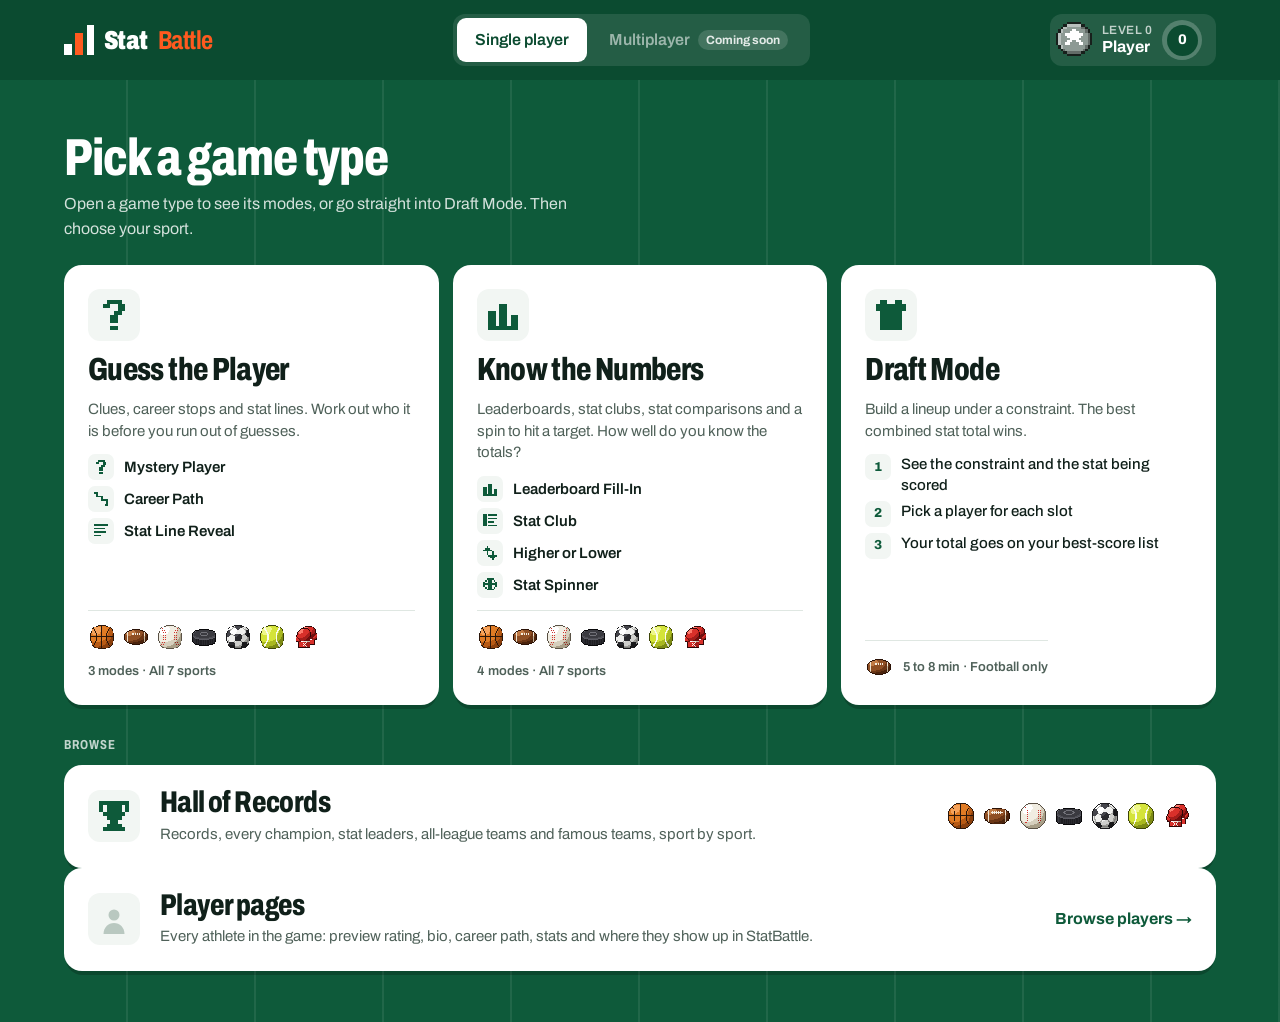
<file: index.html>
<!DOCTYPE html>
<html lang="en">
<head>
<meta charset="utf-8">
<meta name="viewport" content="width=device-width, initial-scale=1">
<title>StatBattle Home</title>
<link rel="preconnect" href="https://fonts.googleapis.com">
<link rel="preconnect" href="https://fonts.gstatic.com" crossorigin>
<link href="https://fonts.googleapis.com/css2?family=Archivo:wdth,wght@62..125,400..900&display=swap" rel="stylesheet">
<link rel="stylesheet" href="css/base.css">
<link rel="stylesheet" href="css/hall.css">
<link rel="stylesheet" href="css/players.css">
</head>
<body>
<header class="top">
  <div class="logo" aria-label="StatBattle"><svg viewBox="0 0 8 8" shape-rendering="crispEdges" aria-hidden="true"><rect x="0" y="5" width="2" height="3" fill="#fff"/><rect x="3" y="2" width="2" height="6" fill="#ff5a1f"/><rect x="6" y="0" width="2" height="8" fill="#fff"/></svg>Stat<b>Battle</b></div>
  <div class="ctrls">
    <div class="seg" role="group" aria-label="Player mode">
      <button id="sp" aria-pressed="true">Single player</button>
      <button id="mp" aria-pressed="false" disabled title="Multiplayer is coming soon">Multiplayer <span class="pill">Coming soon</span></button>
    </div>
  </div>
</header>

<main class="band turf">
  <div class="wrap">
    <section class="view" id="v-home">
      <div class="head">
        <div>
          <h1 tabindex="-1">Pick a game type</h1>
          <p>Open a game type to see its modes, or go straight into Draft Mode. Then choose your sport.</p>
        </div>
      </div>
      <div class="cats" id="cats"></div>
      <h2 class="sub">Browse</h2>
      <button class="hall" id="hallCard" aria-label="Hall of Records. Browse records, champions, leaders, all-league teams and famous teams for all 7 sports">
        <span class="ic" id="hallIc"></span>
        <span><h2>Hall of Records</h2><p>Records, every champion, stat leaders, all-league teams and famous teams, sport by sport.</p></span>
        <span class="balls" id="hallBalls"></span>
      </button>
      <button class="hall" id="playersCard" aria-label="Player pages. Browse athlete pages with ratings, bios and stats">
        <span class="ic ic-sil" id="playersIc"></span>
        <span><h2>Player pages</h2><p>Every athlete in the game: preview rating, bio, career path, stats and where they show up in StatBattle.</p></span>
        <span class="go-txt">Browse players &rarr;</span>
      </button>
    </section>

    <section class="view" id="v-cat" hidden>
      <button class="back" data-go="">&larr; All game types</button>
      <div class="head">
        <div>
          <h1 id="catTitle" tabindex="-1"></h1>
          <p id="catDesc"></p>
        </div>
      </div>
      <div class="grid" id="grid"></div>
      <p class="note">Play buttons point to placeholder routes until each game is built.</p>
    </section>

    <section class="view" id="v-hall" hidden>
      <button class="back" data-go="">&larr; Home</button>
      <div class="head">
        <div>
          <h1 tabindex="-1">Hall of Records</h1>
          <p>Pick a sport, then browse its records, champions, stat leaders, all-league teams and famous teams.</p>
        </div>
      </div>
      <div class="hpicks" id="hpicks" role="group" aria-label="Sport"></div>
      <div class="htabs">
        <div class="seg hseg" role="group" aria-label="Show" id="htabseg"></div>
      </div>
      <div class="hbox">
        <div class="hban" id="hban"><span class="ball" id="hball"></span><div><h2 id="hname"></h2><div class="k" id="hk"></div></div></div>
        <div class="hbody" id="hbody" aria-live="polite"></div>
      </div>
    </section>

    <section class="view" id="v-players" hidden>
      <button class="back" data-go="">&larr; Home</button>
      <div class="head">
        <div>
          <h1 tabindex="-1">Player pages</h1>
          <p>Every athlete in Mystery Player and Career Path, ranked by preview rating. Open one for their bio, career path and stats.</p>
        </div>
      </div>
      <div class="afilt">
        <div class="chips" role="group" aria-label="League" id="alg"></div>
        <label class="asearch"><span class="vh">Find a player or team</span><input id="aq" type="search" placeholder="Find a player or team"></label>
        <span class="acnt" id="acnt" aria-live="polite"></span>
        <a class="btn ghost redit-link" href="#ratings" id="reditBtn" hidden>Edit ratings</a>
      </div>
      <div class="agrid" id="agrid"></div>
      <p class="note">Ratings use a temporary honors formula unless StatBattle has set one by hand. Silhouettes stand in for player photos.</p>
    </section>

    <section class="view" id="v-ratings" hidden>
      <button class="back" data-go="players">&larr; All players</button>
      <div class="head">
        <div>
          <h1 tabindex="-1">Edit ratings</h1>
          <p>Your rating always wins over the formula, now and after any formula change. Type a whole number from 1 to 99, then save. Clear a rating with “Use formula”.</p>
        </div>
      </div>
      <div class="rpanel rlocked" id="rlocked" hidden><h2>Dev mode needed</h2><p>The ratings editor is only available in dev mode.</p></div>
      <div class="rpanel" id="rpanel">
        <p class="rstate" id="rstate" aria-live="polite"></p>
        <div class="afilt rfilt">
          <div class="chips" role="group" aria-label="League" id="rlg"></div>
          <label class="asearch"><span class="vh">Find a player</span><input id="rq" type="search" placeholder="Find a player"></label>
          <label class="rchk"><input type="checkbox" id="ronly"> Only players with your rating</label>
        </div>
        <div class="ractions">
          <button class="btn" id="rsave" disabled>Save changes</button>
          <button class="btn ghost" id="rdiscard" hidden>Discard unsaved</button>
          <button class="btn ghost" id="rexport">Copy all as JSON</button>
          <button class="btn ghost" id="rimport">Paste JSON</button>
          <span class="rmsg" id="rmsg2" aria-live="polite"></span>
        </div>
        <div id="riowrap" hidden><label class="rio">Ratings JSON: slug or name to rating, e.g. {"tom-brady": 99}<textarea id="rio" rows="5" spellcheck="false"></textarea></label>
          <button class="btn ghost" id="rload">Load as unsaved changes</button></div>
        <p class="rcount" id="rcount"></p>
        <div class="tw"><table class="ct rtab"><caption class="vh">Player ratings</caption>
          <thead><tr><th scope="col">Player</th><th scope="col">League</th><th scope="col">Pos</th><th scope="col" class="num">Formula</th><th scope="col" class="num">Rating</th><th scope="col">Source</th></tr></thead>
          <tbody id="rtbody"></tbody></table></div>
      </div>
    </section>

    <section class="view" id="v-player" hidden>
      <button class="back" data-go="players">&larr; All players</button>
      <div id="pbody"></div>
    </section>
  </div>
</main>

<div class="scrim" id="scrim">
  <div class="panel" role="dialog" aria-modal="true" aria-labelledby="pt">
    <div class="ph" id="phd">
      <div class="ic" id="pic"></div>
      <div><h2 id="pt"></h2><div class="k" id="pk"></div></div>
      <button class="x" id="px" aria-label="Close">&times;</button>
    </div>
    <div class="pb">
      <div><h4 id="ph4">Choose a sport</h4><div class="picks" id="picks" role="group" aria-labelledby="ph4"></div></div>
      <p id="pd"></p>
      <div><h4>How it plays</h4><ol id="pr"></ol></div>
      <div class="meta" id="pm"></div>
      <div class="pf"><button class="btn" id="play">Play</button><a class="btn" id="playlink" href="#" target="_blank" rel="noopener" hidden>Play</a><span class="status" id="pst" aria-live="polite"></span></div>
    </div>
  </div>
</div>

<script src="data/players.js"></script>
<script src="js/core.js"></script>
<script src="modes/catalog.js"></script>
<script src="hall/records.js"></script>
<script src="hall/helpers.js"></script>
<script src="hall/champions.js"></script>
<script src="hall/leaders.js"></script>
<script src="hall/all-league.js"></script>
<script src="hall/famous.js"></script>
<script src="hall/view.js"></script>
<script src="players/nfl-yards.js"></script>
<script src="players/athletes.js"></script>
<script src="players/ratings.js"></script>
<script src="js/app.js"></script>
<script src="js/profile.js"></script>
</body>
</html>
</file>
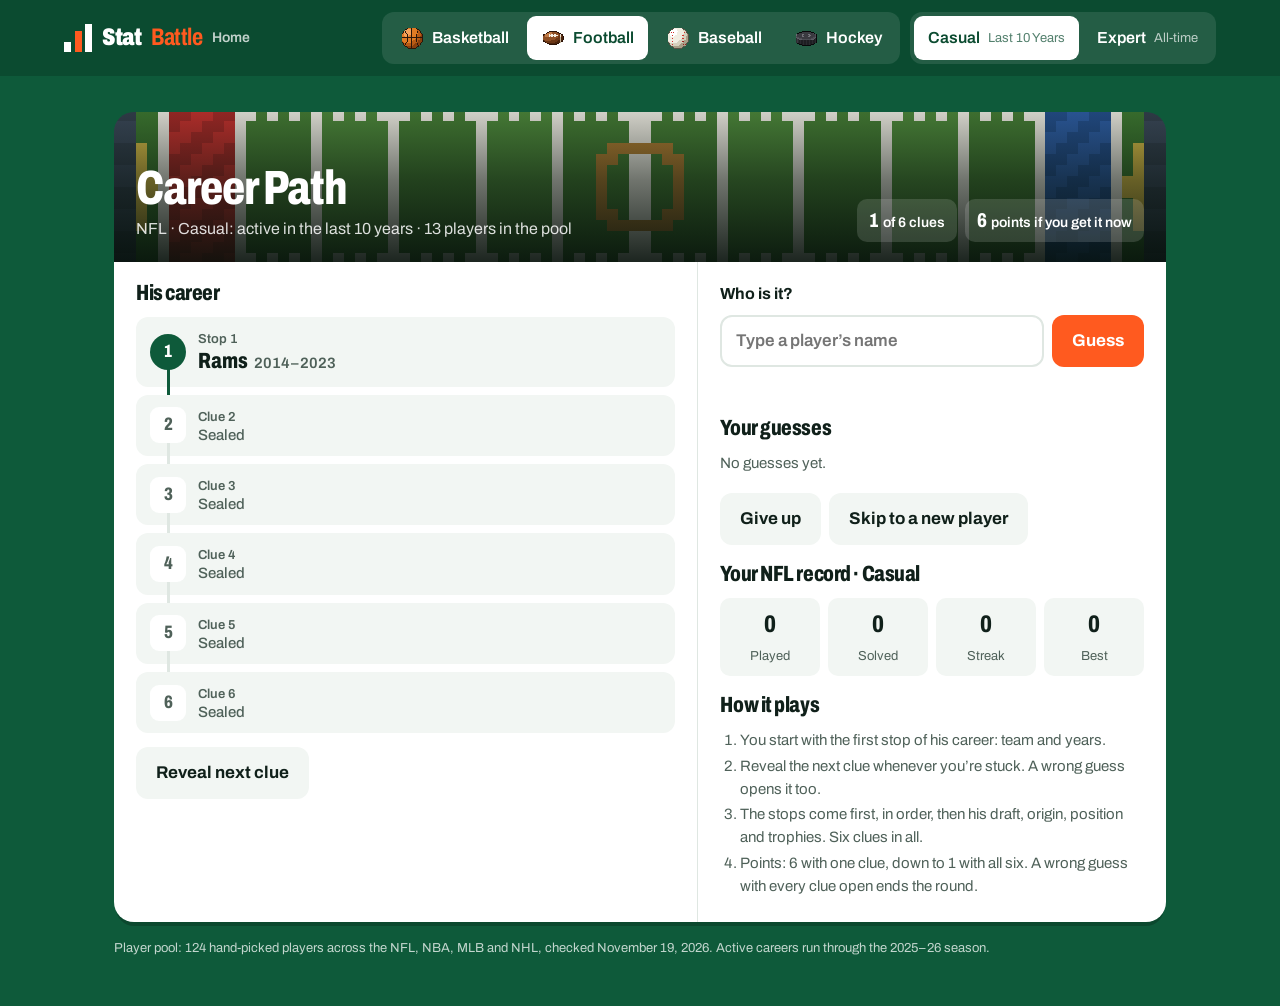
<file: games/career-path/index.html>
<!DOCTYPE html>
<html lang="en">
<head>
<meta charset="utf-8">
<meta name="viewport" content="width=device-width, initial-scale=1">
<title>Career Path · StatBattle</title>
<link rel="preconnect" href="https://fonts.googleapis.com">
<link rel="preconnect" href="https://fonts.gstatic.com" crossorigin>
<link href="https://fonts.googleapis.com/css2?family=Archivo:wdth,wght@62..125,400..900&display=swap" rel="stylesheet">
<style>
/* VOICE quick, confident game screen; the same lobby voice as the StatBattle home page
   IDEA a career drawn as a route: one stop on the map at a time, then the scouting notes
   PICTURE the route: up to six numbered stops joined by a line, the first open, the rest sealed until you reveal or miss
   COLOUR turf green #0e5a3a dominant, chalk white cards, signal orange #ff5a1f for the answer box, new clues and wins
   TYPE Archivo condensed 800 for titles and clue values, Archivo 400-600 for text
   LAYOUT laptop: top bar, then the sport's pixel field as a banner over two columns (clue file | guess panel); phone: stacked */
:root{color-scheme:light dark;
--ink:light-dark(#10201a,#e9f1ec);--mute:light-dark(#4f6159,#9fb3a9);--line:light-dark(#dfe7e2,#22352c);
--card:light-dark(#ffffff,#12211a);--soft:light-dark(#f2f6f3,#15261e);
--turf:light-dark(#0e5a3a,#0c3f2a);--turf2:light-dark(#0b4b30,#093321);--accent:#ff5a1f;--good:light-dark(#0e7a45,#4fd08b);--bad:light-dark(#c0392b,#ff7b6b)}
:root[data-theme=light]{color-scheme:light}:root[data-theme=dark]{color-scheme:dark}
*{box-sizing:border-box;min-width:0}
html,body{margin:0}
body{background:var(--turf);color:var(--ink);font:16px/1.55 Archivo,system-ui,sans-serif;overflow-x:clip;min-height:100vh}
button,input{font:inherit;color:inherit}
h1,h2,h3{font-stretch:75%;font-weight:800;letter-spacing:-.02em;line-height:1.05;margin:0}
.vh{position:absolute;width:1px;height:1px;overflow:hidden;clip:rect(0 0 0 0);white-space:nowrap}
.top{display:flex;align-items:center;justify-content:space-between;gap:12px;flex-wrap:wrap;padding:12px max(5vw,16px);background:var(--turf2);color:#fff}
.logo{display:flex;align-items:center;gap:10px;font-stretch:75%;font-weight:900;font-size:24px;letter-spacing:-.02em;color:#fff;text-decoration:none}
.logo svg{width:28px;height:28px}.logo b{color:var(--accent)}
.logo small{font-stretch:100%;font-weight:600;font-size:14px;opacity:.75;letter-spacing:0}
.ctrls{display:flex;gap:10px;flex-wrap:wrap}
.seg{display:flex;background:rgba(255,255,255,.1);border-radius:12px;padding:4px;gap:4px}
.seg button{border:0;background:none;min-height:44px;padding:0 14px;border-radius:9px;font-weight:600;color:#fff;cursor:pointer;display:flex;align-items:center;gap:8px;white-space:nowrap}
.seg button svg{width:24px;height:24px;image-rendering:pixelated}
.seg button[aria-pressed=true]{background:#fff;color:#0b4b30}
.seg small{font-size:13px;font-weight:400;opacity:.7}
.wrap{max-width:1180px;margin:0 auto;padding:clamp(18px,3vw,36px) max(5vw,16px) 48px}
.ban{position:relative;border-radius:20px 20px 0 0;overflow:hidden;min-height:150px;background:var(--turf) center/cover no-repeat;image-rendering:pixelated;display:flex;align-items:flex-end;justify-content:space-between;gap:16px;flex-wrap:wrap;padding:20px 22px;color:#fff}
.ban::before{content:"";position:absolute;inset:0;background:linear-gradient(0deg,rgba(5,15,10,.9) 0,rgba(5,15,10,.55) 55%,rgba(5,15,10,.15) 100%)}
.ban>*{position:relative}
.ban h1{font-size:clamp(32px,5vw,48px)}
.ban p{margin:4px 0 0;color:rgba(255,255,255,.85)}
.meter{display:flex;gap:8px;flex-wrap:wrap}
.chip{background:rgba(255,255,255,.14);border-radius:10px;padding:6px 12px;font-size:14px;font-weight:600;white-space:nowrap}
.chip b{font-size:20px;font-stretch:75%;font-weight:800;margin-right:4px;font-variant-numeric:tabular-nums}
.board{display:grid;grid-template-columns:minmax(0,1.25fr) minmax(0,1fr);background:var(--card);border-radius:0 0 20px 20px;box-shadow:0 6px 0 -2px rgba(0,0,0,.2)}
.file{padding:20px 22px 24px;border-right:1px solid var(--line)}
.side{padding:20px 22px 24px;display:grid;gap:18px;align-content:start}
h2.sm{font-size:22px;margin-bottom:12px}
.clues{list-style:none;margin:0;padding:0;display:grid;gap:8px}
.clue{display:grid;grid-template-columns:36px minmax(0,1fr);gap:12px;align-items:center;padding:10px 12px;border-radius:12px;background:var(--soft);border:2px solid transparent}
.clue .n{width:36px;height:36px;border-radius:9px;display:grid;place-items:center;background:var(--card);font-weight:800;font-stretch:75%;font-size:18px;color:var(--mute)}
.clue small{display:block;font-size:13px;font-weight:600;color:var(--mute)}
.clue .v{display:block;font-stretch:75%;font-weight:800;font-size:22px;line-height:1.15}
.clue.locked .v{font-stretch:100%;font-weight:500;font-size:15px;color:var(--mute)}
.clue.open .n{background:var(--turf);color:#fff}
.clue.fresh{border-color:var(--accent);animation:pop .45s ease-out}
@keyframes pop{from{transform:scale(.97);opacity:.4}to{transform:none;opacity:1}}
.ask{position:relative}
.ask label{display:block;font-weight:700;margin-bottom:8px}
.row{display:flex;gap:8px}
.ask input{flex:1;min-height:52px;padding:0 14px;border-radius:12px;border:2px solid var(--line);background:var(--card);font-size:17px;font-weight:600}
.ask input:focus{outline:none;border-color:var(--accent)}
.btn{border:0;background:var(--accent);color:#fff;font-weight:700;min-height:52px;padding:0 20px;border-radius:12px;cursor:pointer;font-size:17px;white-space:nowrap}
.btn.ghost{background:var(--soft);color:var(--ink)}
.btn:disabled{opacity:.45;cursor:not-allowed}
.btn:focus-visible,.seg button:focus-visible,.sug button:focus-visible,.logo:focus-visible{outline:3px solid var(--accent);outline-offset:3px}
.sug{position:absolute;left:0;right:0;top:100%;margin-top:4px;background:var(--card);border:2px solid var(--line);border-radius:12px;box-shadow:0 14px 30px rgba(0,0,0,.18);z-index:5;max-height:300px;overflow:auto;padding:4px}
.sug button{display:flex;width:100%;justify-content:space-between;gap:10px;border:0;background:none;text-align:left;min-height:44px;padding:0 10px;border-radius:8px;cursor:pointer;font-weight:600}
.sug button small{color:var(--mute);font-weight:500;white-space:nowrap}
.sug button[aria-selected=true]{background:var(--soft)}
.msg{min-height:24px;font-size:15px;margin:8px 0 0}
.msg.bad{color:var(--bad)}.msg.good{color:var(--good)}
.hist{list-style:none;margin:0;padding:0;display:grid;gap:6px}
.hist li{display:flex;justify-content:space-between;gap:10px;padding:8px 12px;border-radius:10px;background:var(--soft);font-size:15px}
.hist li b{font-weight:700}
.hist li span{color:var(--mute);font-size:14px;text-align:right}
.hist li.ok{background:color-mix(in srgb,var(--good) 16%,var(--card))}
.empty{color:var(--mute);font-size:15px;margin:0}
.end{border-radius:14px;padding:16px;background:var(--soft);border:2px solid var(--line);display:grid;gap:10px}
.end.win{border-color:var(--good)}.end.lose{border-color:var(--bad)}
.end h3{font-size:26px}
.end p{margin:0}
.acts{display:flex;gap:8px;flex-wrap:wrap}
.stats{display:grid;grid-template-columns:repeat(4,minmax(0,1fr));gap:8px;text-align:center}
.stats div{background:var(--soft);border-radius:10px;padding:8px 4px}
.stats b{display:block;font-stretch:75%;font-weight:800;font-size:24px;font-variant-numeric:tabular-nums}
.stats small{font-size:13px;color:var(--mute)}
.rules{margin:0;padding-left:20px;font-size:15px;color:var(--mute);display:grid;gap:2px}
.foot{color:rgba(255,255,255,.75);font-size:13px;margin:16px 0 0}

.route .clue{position:relative}
.route .clue:not(:last-child)::after{content:"";position:absolute;left:29px;top:46px;bottom:-12px;width:3px;background:var(--line);z-index:0}
.route .clue.open.stop:not(:last-child)::after{background:var(--turf)}
.route .clue .n{position:relative;z-index:1}
.clue.stop .n{border-radius:50%}
.clue .yrs{font-stretch:100%;font-weight:600;font-size:15px;color:var(--mute);margin-left:6px}
@media(max-width:860px){.board{grid-template-columns:minmax(0,1fr)}.file{border-right:0;border-bottom:1px solid var(--line)}}
@media(max-width:600px){.top{justify-content:center}.seg button{padding:0 10px}.seg .lab,.seg small{display:none}.file,.side{padding:16px}.clue .v{font-size:19px}.ban{padding:16px}}
@media(prefers-reduced-motion:reduce){.clue.fresh{animation:none}}
</style>
</head>
<body>
<header class="top">
  <a class="logo" href="../../index.html" title="Back to the StatBattle home page"><svg viewBox="0 0 8 8" shape-rendering="crispEdges" aria-hidden="true"><rect x="0" y="5" width="2" height="3" fill="#fff"/><rect x="3" y="2" width="2" height="6" fill="#ff5a1f"/><rect x="6" y="0" width="2" height="8" fill="#fff"/></svg>Stat<b>Battle</b> <small>Home</small></a>
  <div class="ctrls">
    <div class="seg" role="group" aria-label="Sport" id="lgs"></div>
    <div class="seg" role="group" aria-label="Player pool">
      <button id="casual" aria-pressed="true" title="Players active in the last 10 years">Casual <small>Last 10 Years</small></button>
      <button id="expert" aria-pressed="false" title="Players from all eras">Expert <small>All-time</small></button>
    </div>
  </div>
</header>

<main class="wrap">
  <section class="ban" id="ban">
    <div><h1>Career Path</h1><p id="sub"></p></div>
    <div class="meter"><span class="chip" id="mClues"></span><span class="chip" id="mPts"></span></div>
  </section>
  <div class="board">
    <section class="file" aria-labelledby="fileT">
      <h2 class="sm" id="fileT">His career</h2>
      <ol class="clues route" id="clues" aria-live="polite"></ol>
      <div class="acts" style="margin-top:14px"><button class="btn ghost" id="reveal">Reveal next clue</button></div>
    </section>
    <section class="side">
      <div class="ask" id="ask">
        <label for="q">Who is it?</label>
        <div class="row">
          <input id="q" autocomplete="off" spellcheck="false" placeholder="Type a player’s name" role="combobox" aria-expanded="false" aria-controls="sug" aria-autocomplete="list">
          <button class="btn" id="go">Guess</button>
        </div>
        <div class="sug" id="sug" role="listbox" hidden></div>
        <p class="msg" id="msg" aria-live="polite"></p>
      </div>
      <div id="endBox" hidden></div>
      <div>
        <h2 class="sm">Your guesses</h2>
        <ul class="hist" id="hist"></ul>
      </div>
      <div class="acts" id="acts"><button class="btn ghost" id="giveup">Give up</button><button class="btn ghost" id="skip">New player</button></div>
      <div>
        <h2 class="sm" id="statT"></h2>
        <div class="stats" id="stats"></div>
      </div>
      <div>
        <h2 class="sm">How it plays</h2>
        <ol class="rules">
          <li>You start with the first stop of his career: team and years.</li>
          <li>Reveal the next clue whenever you’re stuck. A wrong guess opens it too.</li>
          <li>The stops come first, in order, then his draft, origin, position and trophies. Six clues in all.</li>
          <li>Points: 6 with one clue, down to 1 with all six. A wrong guess with every clue open ends the round.</li>
        </ol>
      </div>
    </section>
  </div>
  <p class="foot" id="foot"></p>
</main>

<script src="../../assets/svgs.js"></script>
<script src="../../data/players.js"></script>
<script>
{
const $ = id => document.getElementById(id);
const esc = s => String(s).replace(/[&<>"]/g, c => ({'&':'&amp;','<':'&lt;','>':'&gt;','"':'&quot;'}[c]));
const SVGS = window.SB_SVGS || {};
const NOW = 2026, CASUAL_FROM = 2016;

const LEAGUES = {
  football:{lg:'nfl',name:'Football',short:'NFL',title:'Super Bowls won',from:'College'},
  basketball:{lg:'nba',name:'Basketball',short:'NBA',title:'NBA titles',from:'College'},
  baseball:{lg:'mlb',name:'Baseball',short:'MLB',title:'World Series titles',from:'Born in'},
  hockey:{lg:'nhl',name:'Hockey',short:'NHL',title:'Stanley Cups',from:'Born in'}
};
const ORDER = ['basketball','football','baseball','hockey'];
const POS = {
  QB:['Quarterback','QB'],RB:['Running back','RB'],WR:['Wide receiver','WR'],TE:['Tight end','TE'],
  DE:['Defensive end','DL'],DT:['Defensive tackle','DL'],LB:['Linebacker','LB'],CB:['Cornerback','DB'],S:['Safety','DB'],
  PG:['Point guard','G'],SG:['Shooting guard','G'],SF:['Small forward','F'],PF:['Power forward','F'],C:['Center','C'],
  SP:['Starting pitcher','P'],RP:['Relief pitcher','P'],'1B':['First baseman','IF'],'2B':['Second baseman','IF'],SS:['Shortstop','IF'],'3B':['Third baseman','IF'],
  LF:['Left fielder','OF'],CF:['Center fielder','OF'],RF:['Right fielder','OF'],DH:['Designated hitter','DH'],
  LW:['Left wing','W'],RW:['Right wing','W'],D:['Defenseman','D'],G:['Goaltender','GK']
};
const GROUP_NAME = {DL:'defensive lineman',DB:'defensive back',G:'guard',F:'forward',C:'center',P:'pitcher',IF:'infielder',OF:'outfielder',W:'winger',GK:'goaltender',QB:'quarterback',RB:'running back',WR:'wide receiver',TE:'tight end',LB:'linebacker',DH:'designated hitter',D:'defenseman'};
// hockey centers group as C too; keep NBA and NHL "C" separate by league anyway

// ---------- players ----------
const PLAYERS = (window.SB_PLAYERS || []).map((r, i) => {
  const [lg, name, pos, from, y0, y1, draft, st, titles, mvp, hof, alt] = r;
  const stints = st.split('|').map(s => { const m = s.match(/^(.*) (\d{4})-(\d{4})?$/); return {team:m[1], a:+m[2], b:m[3] ? +m[3] : 0}; });
  return {id:i, lg, name, pos, from, y0, y1, draft, stints, titles, mvp, hof, alt:alt || []};
});
const norm = s => s.normalize('NFD').replace(/[̀-ͯ]/g,'').toLowerCase().replace(/[.'’`,]/g,'').replace(/[-_]/g,' ').replace(/\b(jr|sr|ii|iii|iv)\b/g,'').replace(/\s+/g,' ').trim();
PLAYERS.forEach(p => { p.keys = [p.name, ...p.alt].map(norm); });
const last = p => p.y1 || NOW;
const years = p => `${p.y0}–${p.y1 ? p.y1 : 'present'}`;
const posName = p => (POS[p.pos] || [p.pos])[0];
const group = p => (POS[p.pos] || [p.pos, p.pos])[1];
const draftKey = p => Array.isArray(p.draft) ? p.draft[0] : p.draft;
const draftText = p => {
  const d = p.draft;
  if (Array.isArray(d)) return `${d[0]} · round ${d[1]}, pick ${d[2]}`;
  return {pre:'Before his league had a draft', und:'Undrafted', ifa:'Signed as an international amateur', npb:'Signed from Japan’s pro league', nd:'Never drafted'}[d] || d;
};
const fromText = p => p.from || 'None, straight to the pros';
const hofText = p => ['Eligible, not inducted','Inducted','Not yet eligible'][p.hof];
const mainTeam = p => { const len = s => (s.b || NOW) - s.a + 1, tot = {}; p.stints.forEach(s => tot[s.team] = (tot[s.team]||0) + len(s)); return Object.keys(tot).sort((a,b) => tot[b]-tot[a])[0]; };
const playedFor = (p, t) => p.stints.some(s => s.team === t);

// ---------- clues: the stops in order (a 5th clue holds any remaining stops), then fillers up to six ----------
const MAXC = 6;
const stopText = s => `${s.team}`;
const stopYears = s => s.b === s.a ? `${s.a}` : `${s.a}–${s.b || 'present'}`;
const FILL = [
  {k:'Draft', v:p => draftText(p)},
  {k:L => L.from, v:p => fromText(p)},
  {k:'Position', v:p => posName(p)},
  {k:L => L.title, v:p => p.titles ? String(p.titles) : 'None'},
  {k:L => L.lg === 'nhl' ? 'Hart Trophies (MVP)' : 'MVP awards', v:p => p.mvp ? String(p.mvp) : 'None'}
];
const buildClues = p => {
  const st = p.stints, out = [];
  if (st.length <= 5) st.forEach((s, i) => out.push({stop:true, k:'Stop ' + (i+1), v:stopText(s), y:stopYears(s)}));
  else {
    st.slice(0, 4).forEach((s, i) => out.push({stop:true, k:'Stop ' + (i+1), v:stopText(s), y:stopYears(s)}));
    const rest = st.slice(4);
    out.push({stop:true, k:`Stops 5–${st.length}`, v:rest.map(stopText).join(', '), y:`${rest[0].a}–${rest[rest.length-1].b || 'present'}`});
  }
  for (const f of FILL) { if (out.length >= MAXC) break; out.push({stop:false, k:f.k, v:f.v(p)}); }
  return out;
};
const MAX = MAXC;
const label = (c, L) => typeof c.k === 'function' ? c.k(L) : c.k;
let CL = [];

// ---------- state ----------
let sport = 'football', pool = 'casual', ans = null, open = 1, guesses = [], done = null, fresh = -1;
try{ const h = location.hash.slice(1).split('-'); if (LEAGUES[h[0]]) sport = h[0]; if (h[1] === 'expert' || h[1] === 'casual') pool = h[1]; }catch(e){}
try{ if (!location.hash) { pool = localStorage.getItem('sb-era') || pool; } }catch(e){}
const L = () => LEAGUES[sport];
const leaguePlayers = () => PLAYERS.filter(p => p.lg === L().lg);
// Career Path prefers players with two or more teams; one-team careers fill in only when that pool is under 8
const teamsOf = p => new Set(p.stints.map(s => s.team)).size;
const answerPool = () => { const all = leaguePlayers().filter(p => pool === 'expert' || last(p) >= CASUAL_FROM), multi = all.filter(p => teamsOf(p) > 1); return multi.length >= 8 ? multi : all; };

const bags = {};
const draw = () => {
  const key = sport + pool;
  if (!bags[key] || !bags[key].length) {
    bags[key] = answerPool().map(p => p.id).sort(() => Math.random() - .5);
    if (ans && bags[key].length > 1 && bags[key][bags[key].length-1] === ans.id) bags[key].unshift(bags[key].pop());
  }
  return PLAYERS[bags[key].pop()];
};

// stats per sport and pool
const SKEY = 'sb-career-stats';
const loadS = () => { try{ return JSON.parse(localStorage.getItem(SKEY) || '{}') || {}; }catch(e){ return {}; } };
const myStats = () => loadS()[sport + '-' + pool] || {played:0, wins:0, streak:0, best:0, pts:0};
const saveStats = st => { try{ const all = loadS(); all[sport + '-' + pool] = st; localStorage.setItem(SKEY, JSON.stringify(all)); }catch(e){} };

// ---------- render ----------
const renderLeagues = () => {
  $('lgs').innerHTML = ORDER.map(s => `<button data-s="${s}" aria-pressed="${s===sport}" title="${LEAGUES[s].name} (${LEAGUES[s].short})">${SVGS[s]||''}<span class="lab">${LEAGUES[s].name}</span></button>`).join('');
  $('casual').setAttribute('aria-pressed', pool === 'casual');
  $('expert').setAttribute('aria-pressed', pool === 'expert');
};
const render = () => {
  const lg = L();
  $('ban').style.backgroundImage = `url(../../assets/bg/${sport}.png)`;
  $('sub').textContent = `${lg.short} · ${pool === 'expert' ? 'Expert: any era' : 'Casual: active in the last 10 years'} · ${answerPool().length} players in the pool`;
  const pts = Math.max(1, MAX - open + 1);
  $('mClues').innerHTML = `<b>${open}</b>of ${MAX} clues`;
  $('mPts').innerHTML = done ? (done === 'win' ? `<b>${done && ptsWon}</b>points won` : '<b>0</b>points') : `<b>${pts}</b>points if you get it now`;
  const showAll = !!done;
  $('clues').innerHTML = CL.map((c, i) => {
    const vis = i < open || showAll;
    return `<li class="clue ${vis ? 'open' : 'locked'}${c.stop ? ' stop' : ''}${i === fresh ? ' fresh' : ''}"><span class="n">${i+1}</span><span><small>${vis ? esc(label(c, lg)) : 'Clue ' + (i+1)}</small><span class="v">${vis ? esc(c.v) + (c.y ? `<span class="yrs">${esc(c.y)}</span>` : '') : 'Sealed'}</span></span></li>`;
  }).join('');
  $('reveal').disabled = !!done || open >= MAX;
  fresh = -1;
  $('hist').innerHTML = guesses.length ? guesses.map(g => `<li class="${g.ok ? 'ok' : ''}"><b>${esc(g.p.name)}</b><span>${g.ok ? 'Correct' : 'Wrong'}</span></li>`).join('') : '<li class="empty" style="background:none;padding:0">No guesses yet.</li>';
  const playing = !done;
  $('q').disabled = $('go').disabled = $('giveup').disabled = !playing;
  if (!playing) $('q').value = '';
  $('acts').hidden = !playing;
  $('skip').textContent = playing ? 'Skip to a new player' : 'Next player';
  const eb = $('endBox');
  if (done) {
    eb.hidden = false;
    eb.className = 'end ' + done;
    const a = ans;
    eb.innerHTML = `<h3>${done === 'win' ? 'You got him' : 'It was'}</h3>
      <p><b>${esc(a.name)}</b>, ${esc(posName(a).toLowerCase())}, ${esc(years(a))}. ${esc(a.stints.map(s => s.team).filter((t,i,arr) => arr.indexOf(t) === i).join(', '))}.</p>
      ${done === 'win' ? `<p>Solved with ${open} ${open === 1 ? 'clue' : 'clues'} for <b>${ptsWon} ${ptsWon === 1 ? 'point' : 'points'}</b>.</p>` : ''}
      <div class="acts"><button class="btn" id="next">Next player</button></div>`;
    $('next').onclick = () => newRound(true);
  } else { eb.hidden = true; eb.innerHTML = ''; }
  const st = myStats();
  $('statT').textContent = `Your ${lg.short} record · ${pool === 'expert' ? 'Expert' : 'Casual'}`;
  $('stats').innerHTML = [['Played',st.played],['Solved',st.wins],['Streak',st.streak],['Best',st.best]].map(([k,v]) => `<div><b>${v}</b><small>${k}</small></div>`).join('');
  $('foot').textContent = `Player pool: ${PLAYERS.length} hand-picked players across the NFL, NBA, MLB and NHL, checked November 19, 2026. Active careers run through the 2025–26 season.`;
};
let ptsWon = 0;

const newRound = (focus) => {
  ans = draw(); CL = buildClues(ans); open = 1; guesses = []; done = null; ptsWon = 0;
  $('q').value = ''; $('msg').textContent = ''; $('msg').className = 'msg'; hideSug();
  render();
  if (focus) $('q').focus();
};
const finish = (result) => {
  done = result;
  const st = myStats();
  st.played++;
  if (result === 'win') {
    ptsWon = Math.max(1, MAX - open + 1);
    st.wins++; st.streak++; st.best = Math.max(st.best, st.streak); st.pts += ptsWon;
    try{ window.StatBattle && window.StatBattle.recordWin && window.StatBattle.recordWin('career-path', sport); }catch(e){}
  } else st.streak = 0;
  saveStats(st);
  render();
  $('next') && $('next').focus();
};

// ---------- guessing ----------
const findExact = text => { const n = norm(text); return leaguePlayers().find(p => p.keys.includes(n)); };
const suggest = text => {
  const toks = norm(text).split(' ').filter(Boolean);
  if (!toks.length) return [];
  return leaguePlayers().filter(p => p.keys.some(k => { const w = k.split(' '); return toks.every(t => w.some(x => x.startsWith(t))); }))
    .sort((a,b) => a.name.localeCompare(b.name)).slice(0, 8);
};
const lev = (a, b) => { const d = Array.from({length:a.length+1}, (_, i) => [i]); for (let j = 1; j <= b.length; j++) d[0][j] = j;
  for (let i = 1; i <= a.length; i++) for (let j = 1; j <= b.length; j++) d[i][j] = Math.min(d[i-1][j]+1, d[i][j-1]+1, d[i-1][j-1] + (a[i-1] === b[j-1] ? 0 : 1)); return d[a.length][b.length]; };
const closest = text => { const n = norm(text); let best = null, bd = 3; leaguePlayers().forEach(p => p.keys.forEach(k => { const d = lev(n, k); if (d < bd) { bd = d; best = p; } })); return best; };

let sugList = [], sel = 0;
const hideSug = () => { $('sug').hidden = true; $('q').setAttribute('aria-expanded','false'); sugList = []; };
const showSug = () => {
  sugList = suggest($('q').value); sel = 0;
  if (!sugList.length) return hideSug();
  $('sug').innerHTML = sugList.map((p, i) => `<button type="button" role="option" id="o${i}" data-i="${i}" aria-selected="${i===sel}">${esc(p.name)}<small>${esc(years(p))}</small></button>`).join('');
  $('sug').hidden = false; $('q').setAttribute('aria-expanded','true'); $('q').setAttribute('aria-activedescendant','o0');
};
const mark = () => { [...$('sug').children].forEach((b, i) => b.setAttribute('aria-selected', i === sel)); $('q').setAttribute('aria-activedescendant','o'+sel); const b = $('sug').children[sel]; b && b.scrollIntoView({block:'nearest'}); };

const say = (t, cls) => { $('msg').textContent = t; $('msg').className = 'msg ' + (cls || ''); };
const guess = p => {
  hideSug();
  if (!p) {
    const c = closest($('q').value);
    return say(c ? `Not in the ${L().short} player pool. Did you mean ${c.name}?` : `That name isn’t in the ${L().short} player pool yet. Pick one from the list as you type.`, 'bad');
  }
  if (guesses.some(g => g.p.id === p.id)) return say(`You already guessed ${p.name}.`, 'bad');
  if (p.id === ans.id) { guesses.push({p, ok:true}); $('q').value = ''; say(''); return finish('win'); }
  guesses.push({p, ok:false}); $('q').value = '';
  if (open >= MAX) { say(`Not ${p.name}.`, 'bad'); return finish('lose'); }
  fresh = open; open++;
  say(`Not ${p.name}. Clue ${open} is open.`, 'bad');
  render();
};
const submit = () => {
  const t = $('q').value.trim(); if (!t || done) return;
  guess(!$('sug').hidden && sugList[sel] ? sugList[sel] : findExact(t));
};

$('q').addEventListener('input', showSug);
$('q').addEventListener('keydown', e => {
  if (e.key === 'ArrowDown' && sugList.length) { e.preventDefault(); sel = (sel + 1) % sugList.length; mark(); }
  else if (e.key === 'ArrowUp' && sugList.length) { e.preventDefault(); sel = (sel - 1 + sugList.length) % sugList.length; mark(); }
  else if (e.key === 'Enter') { e.preventDefault(); submit(); }
  else if (e.key === 'Escape') hideSug();
});
$('sug').addEventListener('mousedown', e => e.preventDefault());
$('sug').addEventListener('click', e => { const b = e.target.closest('[data-i]'); if (b) guess(sugList[+b.dataset.i]); });
$('q').addEventListener('blur', () => setTimeout(hideSug, 100));
$('go').addEventListener('click', submit);
$('reveal').addEventListener('click', () => { if (done || open >= MAX) return; fresh = open; open++; say(''); render(); });
$('giveup').addEventListener('click', () => { if (!done) { say(''); finish('lose'); } });
$('skip').addEventListener('click', () => newRound(true));

const setHash = () => { try{ history.replaceState(null, '', '#' + sport + '-' + pool); }catch(e){} };
$('lgs').addEventListener('click', e => { const b = e.target.closest('[data-s]'); if (!b || b.dataset.s === sport) return; sport = b.dataset.s; setHash(); renderLeagues(); newRound(false); });
const setPool = v => { if (v === pool) return; pool = v; try{ localStorage.setItem('sb-era', v); }catch(e){} setHash(); renderLeagues(); newRound(false); };
$('casual').addEventListener('click', () => setPool('casual'));
$('expert').addEventListener('click', () => setPool('expert'));
window.addEventListener('hashchange', () => { const h = location.hash.slice(1).split('-'); if (LEAGUES[h[0]]) { sport = h[0]; if (h[1] === 'expert' || h[1] === 'casual') pool = h[1]; renderLeagues(); newRound(false); } });

renderLeagues();
newRound(false);
}
</script>
</body>
</html>
</file>
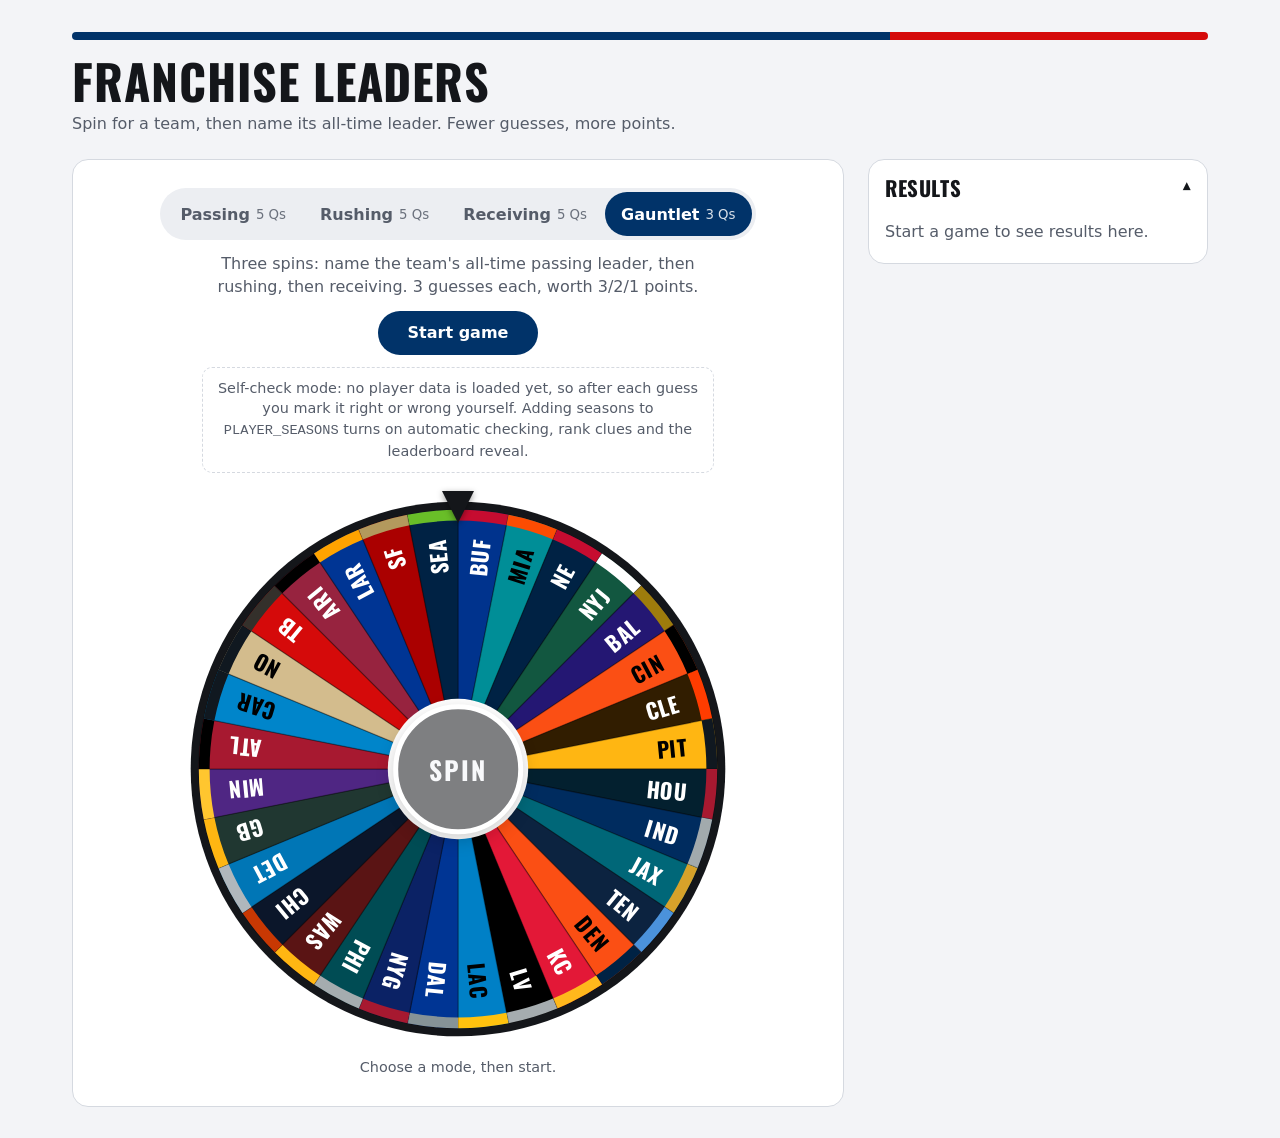
<file: games/franchise-leaders/index.html>
<!doctype html>
<html lang="en">
<head>
<meta charset="utf-8">
<meta name="viewport" content="width=device-width, initial-scale=1">
<title>Franchise Leaders</title>
<link rel="preconnect" href="https://fonts.googleapis.com">
<link rel="preconnect" href="https://fonts.gstatic.com" crossorigin>
<link href="https://fonts.googleapis.com/css2?family=Oswald:wght@500;700&display=swap" rel="stylesheet">
<style>
  /* Registered so the team colors can animate smoothly between teams */
  @property --team-primary   { syntax: "<color>"; inherits: true; initial-value: #013369; }
  @property --team-secondary { syntax: "<color>"; inherits: true; initial-value: #D50A0A; }

  :root {
    --bg: #f3f4f7;
    --surface: #ffffff;
    --surface-2: #eceef2;
    --text: #14161a;
    --muted: #555c69;
    --border: #d5d9e0;
    --accent: #013369;
    --accent-text: #ffffff;
    --focus: #c8102e;
    --good: #0f7a3d;
    --bad: #b3261e;
    --team-text: #ffffff;
    --team-accent-text: #ffffff;
    --radius: 16px;
    --font-display: "Oswald", "Arial Narrow", system-ui, sans-serif;
    --font-body: system-ui, -apple-system, "Segoe UI", Roboto, sans-serif;
    color-scheme: light dark;
    transition: --team-primary .6s ease, --team-secondary .6s ease;
  }
  @media (prefers-color-scheme: dark) {
    :root {
      --bg: #0d1015;
      --surface: #161a21;
      --surface-2: #1f252e;
      --text: #eef0f4;
      --muted: #a0a8b6;
      --border: #2c333e;
      --accent: #5b9bea;
      --accent-text: #06121f;
      --focus: #ff7070;
      --good: #4cc27e;
      --bad: #ff8a80;
    }
  }
  @media (prefers-reduced-motion: reduce) {
    *, *::before, *::after { animation-duration: .01ms !important; transition-duration: .01ms !important; }
  }

  * { box-sizing: border-box; }
  [hidden] { display: none !important; }
  body {
    margin: 0;
    min-height: 100dvh;
    background: var(--bg);
    color: var(--text);
    font-family: var(--font-body);
    line-height: 1.45;
  }
  .sr-only {
    position: absolute; width: 1px; height: 1px; padding: 0; margin: -1px;
    overflow: hidden; clip: rect(0 0 0 0); white-space: nowrap; border: 0;
  }

  /* ---------- Layout ---------- */
  .app {
    max-width: 1200px;
    margin: 0 auto;
    padding: clamp(16px, 3vw, 32px);
    display: grid;
    gap: 24px;
    grid-template-columns: minmax(0, 1fr);
  }
  @media (min-width: 900px) {
    .app { grid-template-columns: minmax(0, 1fr) 340px; align-items: start; }
  }
  header { grid-column: 1 / -1; }
  .team-band {
    height: 8px;
    border-radius: 999px;
    margin-bottom: 16px;
    background: linear-gradient(90deg, var(--team-primary) 0 72%, var(--team-secondary) 72% 100%);
  }
  h1 {
    margin: 0;
    font-family: var(--font-display);
    font-size: clamp(1.9rem, 4.5vw, 3rem);
    font-weight: 700;
    letter-spacing: .02em;
    text-transform: uppercase;
    line-height: 1.05;
  }
  .sub { margin: .35rem 0 0; color: var(--muted); max-width: 62ch; }

  /* ---------- Stage ---------- */
  .stage {
    background: var(--surface);
    border: 1px solid var(--border);
    border-radius: var(--radius);
    padding: clamp(16px, 3vw, 28px);
    display: grid;
    gap: 18px;
    justify-items: center;
    min-width: 0;
  }

  /* ---------- Setup ---------- */
  .setup { display: grid; gap: 12px; justify-items: center; width: 100%; }
  .segmented {
    display: flex;
    flex-wrap: wrap;
    justify-content: center;
    gap: 2px;
    margin: 0;
    padding: 4px;
    border: 0;
    border-radius: 999px;
    background: var(--surface-2);
    max-width: 100%;
  }
  .segmented label { position: relative; }
  .segmented input { position: absolute; inset: 0; margin: 0; opacity: 0; cursor: pointer; }
  .segmented span {
    display: inline-flex;
    align-items: center;
    justify-content: center;
    min-height: 44px;
    min-width: 54px;
    padding: 0 16px;
    border-radius: 999px;
    font-weight: 600;
    color: var(--muted);
    cursor: pointer;
    white-space: nowrap;
    transition: background-color .2s, color .2s;
  }
  .segmented small { font-weight: 500; opacity: .85; margin-left: 6px; font-variant-numeric: tabular-nums; }
  .segmented input:checked + span { background: var(--accent); color: var(--accent-text); }
  .segmented input:focus-visible + span { outline: 3px solid var(--focus); outline-offset: 2px; }
  .rules { margin: 0; color: var(--muted); text-align: center; max-width: 52ch; }
  .notice {
    margin: 0;
    padding: 10px 14px;
    border-radius: 10px;
    border: 1px dashed var(--border);
    color: var(--muted);
    font-size: .9rem;
    text-align: center;
    max-width: 56ch;
  }
  .notice code { font-size: .95em; }

  /* ---------- Scoreboard ---------- */
  .scoreboard { width: 100%; display: grid; gap: 10px; }
  .sb-top {
    display: flex;
    flex-wrap: wrap;
    align-items: center;
    justify-content: space-between;
    gap: 12px 20px;
  }
  .sb-mode {
    margin: 0;
    font-family: var(--font-display);
    font-size: 1.1rem;
    font-weight: 700;
    text-transform: uppercase;
    letter-spacing: .05em;
  }
  .sb-stats { display: flex; flex-wrap: wrap; gap: 18px; align-items: center; }
  .sb-stat { display: flex; align-items: center; gap: 8px; color: var(--muted); font-weight: 600; font-size: .9rem; }
  .pips { display: flex; gap: 5px; }
  .pip { width: 12px; height: 12px; border-radius: 50%; background: var(--accent); }
  .pip.used { background: var(--surface-2); box-shadow: inset 0 0 0 2px var(--border); }
  .sb-total {
    margin: 0;
    font-family: var(--font-display);
    font-weight: 700;
    font-size: clamp(2.2rem, 7vw, 3.4rem);
    line-height: 1;
    font-variant-numeric: tabular-nums;
  }
  .sb-of { font-size: .45em; color: var(--muted); font-weight: 500; letter-spacing: .03em; }
  .progress {
    height: 14px;
    border-radius: 999px;
    background: var(--surface-2);
    overflow: hidden;
  }
  .progress-fill {
    height: 100%;
    width: 0;
    border-radius: inherit;
    background: var(--accent);
    transition: width .6s cubic-bezier(.2, .9, .3, 1);
  }
  .progress-fill.done { background: var(--good); }
  .sb-need { margin: 0; color: var(--muted); font-size: .92rem; font-variant-numeric: tabular-nums; }

  /* ---------- Wheel ---------- */
  .wheel-wrap {
    position: relative;
    width: min(100%, 540px);
    aspect-ratio: 1;
    margin-top: 8px;
  }
  .rotor { position: absolute; inset: 0; will-change: transform; }
  .rotor svg { display: block; width: 100%; height: 100%; overflow: visible; }
  .rotor text {
    font-family: var(--font-display);
    font-weight: 700;
    letter-spacing: .03em;
    pointer-events: none;
  }
  .pointer {
    position: absolute;
    top: -8px;
    left: 50%;
    translate: -50% 0;
    width: 0; height: 0;
    border-left: 16px solid transparent;
    border-right: 16px solid transparent;
    border-top: 32px solid var(--text);
    filter: drop-shadow(0 2px 3px rgb(0 0 0 / .4));
    z-index: 2;
  }
  .hub {
    position: absolute;
    top: 50%; left: 50%;
    translate: -50% -50%;
    width: 24%;
    min-width: 72px;
    aspect-ratio: 1;
    border-radius: 50%;
    border: 5px solid var(--surface);
    background: var(--text);
    color: var(--bg);
    font-family: var(--font-display);
    font-weight: 700;
    font-size: clamp(1.05rem, 3.6vw, 1.6rem);
    letter-spacing: .08em;
    cursor: pointer;
    box-shadow: 0 6px 18px rgb(0 0 0 / .35);
    z-index: 2;
    transition: scale .15s ease, opacity .2s;
  }
  .hub:hover:not(:disabled) { scale: 1.06; }
  .hub:active:not(:disabled) { scale: .97; }
  .hub:disabled { cursor: not-allowed; opacity: .55; }
  .hub[aria-busy="true"] { cursor: progress; opacity: 1; }
  .hub:focus-visible { outline: 4px solid var(--focus); outline-offset: 4px; }
  .hint { margin: 0; color: var(--muted); font-size: .9rem; text-align: center; }
  kbd {
    font: inherit; font-size: .85em; font-weight: 600;
    padding: 1px 6px; border: 1px solid var(--border); border-radius: 6px; background: var(--surface-2);
  }

  /* ---------- Picks panel ---------- */
  .history {
    background: var(--surface);
    border: 1px solid var(--border);
    border-radius: var(--radius);
    padding: 4px 16px 16px;
    min-width: 0;
  }
  .history summary {
    display: flex;
    align-items: center;
    justify-content: space-between;
    min-height: 48px;
    cursor: pointer;
    list-style: none;
    font-family: var(--font-display);
    font-size: 1.3rem;
    font-weight: 700;
    text-transform: uppercase;
    letter-spacing: .03em;
    border-radius: 8px;
  }
  .history summary::-webkit-details-marker { display: none; }
  .history summary::after { content: "▾"; font-size: 1rem; transition: rotate .2s; }
  .history[open] summary::after { rotate: 180deg; }
  .history summary:focus-visible { outline: 3px solid var(--focus); outline-offset: 2px; }
  .picks {
    list-style: none;
    margin: 4px 0 0;
    padding: 0;
    display: grid;
    gap: 8px;
  }
  .picks li {
    display: flex;
    align-items: center;
    gap: 12px;
    padding: 8px 10px;
    border-radius: 10px;
    background: var(--surface-2);
  }
  .picks li.empty { background: none; color: var(--muted); padding: 4px 0; }
  .chip {
    flex: none;
    width: 28px; height: 28px;
    border-radius: 50%;
    background: linear-gradient(135deg, var(--p) 0 50%, var(--s) 50% 100%);
    box-shadow: 0 0 0 2px var(--surface), 0 0 0 3px var(--border);
  }
  .p-main { flex: 1; min-width: 0; display: grid; }
  .p-name { font-weight: 600; overflow: hidden; text-overflow: ellipsis; white-space: nowrap; }
  .p-sub { color: var(--muted); font-size: .82rem; overflow: hidden; text-overflow: ellipsis; white-space: nowrap; }
  .p-yds { font-weight: 700; font-variant-numeric: tabular-nums; white-space: nowrap; }
  .p-yds.zero { color: var(--muted); }
  .picks li.flash { animation: flash 1.4s ease-out; }
  @keyframes flash {
    0%, 30% { box-shadow: inset 0 0 0 3px var(--team-secondary); background: color-mix(in srgb, var(--team-primary) 22%, var(--surface-2)); }
    100% { box-shadow: inset 0 0 0 0 transparent; background: var(--surface-2); }
  }
  .yds-input {
    flex: none;
    width: 96px;
    min-height: 40px;
    padding: 0 10px;
    border-radius: 8px;
    border: 1px solid var(--border);
    background: var(--surface);
    color: var(--text);
    font: inherit;
    font-weight: 700;
    text-align: right;
    font-variant-numeric: tabular-nums;
  }
  .yds-input:focus-visible { outline: 3px solid var(--focus); outline-offset: 1px; }

  /* ---------- Buttons ---------- */
  .btn {
    font: inherit;
    font-weight: 600;
    min-height: 44px;
    padding: 0 20px;
    border-radius: 999px;
    border: 1px solid var(--border);
    background: transparent;
    color: var(--text);
    cursor: pointer;
    transition: background-color .2s, scale .15s;
  }
  .btn:hover { background: var(--surface-2); }
  .btn:focus-visible { outline: 3px solid var(--focus); outline-offset: 2px; }
  .btn:disabled { opacity: .5; cursor: not-allowed; }
  .btn-primary { background: var(--accent); color: var(--accent-text); border-color: transparent; min-width: 160px; }
  .btn-primary:hover { background: var(--accent); scale: 1.03; }
  .btn-small { min-height: 36px; padding: 0 14px; font-size: .88rem; }

  /* ---------- Turn takeover (team-colored) ---------- */
  dialog.result {
    width: min(92vw, 560px);
    padding: 0;
    border: 0;
    border-radius: 22px;
    overflow: hidden;
    background: var(--team-primary);
    color: var(--team-text);
    box-shadow: 0 30px 90px rgb(0 0 0 / .55);
  }
  dialog.result[open] { animation: pop .5s cubic-bezier(.2, .9, .3, 1.15); }
  dialog::backdrop { background: rgb(0 0 0 / .62); backdrop-filter: blur(4px); }
  @keyframes pop { from { opacity: 0; scale: .82; } to { opacity: 1; scale: 1; } }
  .r-stripe {
    height: 16px;
    background: repeating-linear-gradient(-45deg, var(--team-secondary) 0 16px, transparent 16px 32px);
  }
  .r-body {
    display: grid;
    gap: 6px;
    padding: clamp(22px, 5vw, 40px) clamp(20px, 5vw, 40px);
    text-align: center;
  }
  .r-label { margin: 0; font-size: .8rem; font-weight: 700; letter-spacing: .22em; text-transform: uppercase; }
  .r-city {
    margin: 8px 0 0;
    font-family: var(--font-display);
    font-size: clamp(1.15rem, 4vw, 1.6rem);
    font-weight: 500;
    text-transform: uppercase;
    letter-spacing: .04em;
  }
  .r-name {
    margin: 0;
    font-family: var(--font-display);
    font-size: clamp(2.4rem, 10vw, 4.4rem);
    font-weight: 700;
    line-height: 1;
    text-transform: uppercase;
    overflow-wrap: anywhere;
  }
  .r-actions { display: flex; flex-wrap: wrap; justify-content: center; gap: 10px; margin-top: 18px; }
  .r-actions .btn { min-width: 120px; }
  .btn-team { background: var(--team-secondary); color: var(--team-accent-text); border-color: transparent; }
  .btn-team:hover { background: var(--team-secondary); scale: 1.04; }
  .btn-ghost { color: var(--team-text); border: 2px solid currentColor; }
  .btn-ghost:hover { background: rgb(127 127 127 / .2); }
  dialog.result .btn:focus-visible { outline: 3px solid var(--team-text); outline-offset: 3px; }

  .answer { display: grid; gap: 8px; margin-top: 18px; }
  .answer-label { font-weight: 600; font-size: .95rem; }
  .answer input {
    font: inherit;
    font-size: 1.15rem;
    font-weight: 600;
    min-height: 52px;
    padding: 0 16px;
    border-radius: 12px;
    border: 3px solid var(--team-secondary);
    background: #ffffff;
    color: #14161a;
    text-align: center;
    width: 100%;
  }
  .answer input:focus-visible { outline: 3px solid var(--team-text); outline-offset: 2px; }
  .answer-help { margin: 0; font-size: .82rem; opacity: .85; }


  /* ---------- Game summary ---------- */
  dialog.summary {
    width: min(92vw, 520px);
    padding: clamp(22px, 5vw, 36px);
    border: 1px solid var(--border);
    border-radius: 22px;
    background: var(--surface);
    color: var(--text);
    box-shadow: 0 30px 90px rgb(0 0 0 / .55);
  }
  dialog.summary[open] { animation: pop .5s cubic-bezier(.2, .9, .3, 1.15); }
  .s-kicker { margin: 0; font-size: .8rem; font-weight: 700; letter-spacing: .2em; text-transform: uppercase; color: var(--muted); text-align: center; }
  .s-title {
    margin: 6px 0 0;
    font-family: var(--font-display);
    font-size: clamp(2.2rem, 9vw, 3.4rem);
    font-weight: 700;
    line-height: 1;
    text-transform: uppercase;
    text-align: center;
  }
  .s-title.win { color: var(--good); }
  .s-title.loss { color: var(--bad); }
  .s-detail { margin: 10px 0 18px; text-align: center; font-weight: 600; font-variant-numeric: tabular-nums; }
  dialog.summary .r-actions .btn { min-width: 140px; }

  /* ---------- Franchise Leaders additions ---------- */
  .pip.hit { background: var(--good); }
  .pip.miss { background: var(--bad); opacity: .75; }
  .pip.current { background: transparent; box-shadow: inset 0 0 0 3px var(--accent); }
  .pip.todo { background: var(--surface-2); box-shadow: inset 0 0 0 2px var(--border); }

  .steps { display: flex; flex-wrap: wrap; gap: 8px; margin: 0; padding: 0; list-style: none; }
  .steps li {
    display: inline-flex; align-items: center; gap: 6px;
    min-height: 32px; padding: 0 12px;
    border-radius: 999px;
    background: var(--surface-2);
    color: var(--muted);
    font-weight: 600; font-size: .88rem;
  }
  .steps li.current { background: var(--accent); color: var(--accent-text); }
  .steps li.hit { color: var(--good); }
  .steps li.miss { color: var(--bad); }

  .r-prompt { margin: 14px 0 0; font-size: clamp(1.05rem, 3.6vw, 1.25rem); font-weight: 600; }
  .g-dots { display: flex; justify-content: center; gap: 8px; margin-top: 10px; }
  .g-dot { width: 14px; height: 14px; border-radius: 50%; border: 2px solid currentColor; }
  .g-dot.used { background: currentColor; opacity: .45; }
  .g-dots-label { margin: 4px 0 0; font-size: .82rem; opacity: .85; }

  .guesses { list-style: none; margin: 12px 0 0; padding: 0; display: grid; gap: 6px; text-align: left; }
  .guesses li, .board li {
    display: flex; align-items: center; gap: 10px;
    padding: 8px 12px;
    border-radius: 10px;
    background: color-mix(in srgb, currentColor 12%, transparent);
  }
  .g-x { flex: none; font-weight: 700; }
  .g-name { flex: 1; min-width: 0; font-weight: 600; overflow-wrap: anywhere; }
  .g-clue { flex: none; font-size: .88rem; opacity: .9; text-align: right; font-variant-numeric: tabular-nums; }
  .guesses li.fresh { animation: shake .4s; }
  @keyframes shake { 20%, 60% { translate: -6px 0; } 40%, 80% { translate: 6px 0; } }
  .answer-msg { margin: 0; min-height: 1.3em; font-weight: 600; font-size: .9rem; }

  .reveal { display: grid; gap: 4px; margin-top: 16px; }
  .rv-verdict { margin: 0; font-size: .85rem; font-weight: 700; letter-spacing: .2em; text-transform: uppercase; }
  .rv-player {
    margin: 4px 0 0;
    font-family: var(--font-display);
    font-size: clamp(1.9rem, 8vw, 3rem);
    font-weight: 700;
    line-height: 1.05;
    text-transform: uppercase;
    overflow-wrap: anywhere;
  }
  .rv-yards { margin: 0; font-weight: 600; font-variant-numeric: tabular-nums; }
  .board { list-style: none; margin: 14px 0 0; padding: 0; display: grid; gap: 6px; text-align: left; }
  .board li.top { background: color-mix(in srgb, currentColor 24%, transparent); }
  .b-rank { flex: none; width: 2.2ch; font-family: var(--font-display); font-weight: 700; font-size: 1.1rem; text-align: right; }
  .b-name { flex: 1; min-width: 0; display: grid; }
  .b-name strong { font-weight: 600; overflow-wrap: anywhere; }
  .b-name small { font-size: .78rem; opacity: .85; }
  .b-yds { flex: none; font-weight: 700; font-variant-numeric: tabular-nums; }
  .b-tag {
    flex: none; font-size: .7rem; font-weight: 700; letter-spacing: .08em; text-transform: uppercase;
    padding: 2px 8px; border-radius: 999px; border: 1.5px solid currentColor;
  }
  .p-pts { font-weight: 700; font-variant-numeric: tabular-nums; white-space: nowrap; color: var(--good); }
  .p-pts.zero { color: var(--muted); }

  dialog.result { max-height: calc(100dvh - 24px); overflow-y: auto; }
</style>
</head>
<body>
<div class="app">
  <header>
    <div class="team-band" aria-hidden="true"></div>
    <h1>Franchise Leaders</h1>
    <p class="sub">Spin for a team, then name its all-time leader. Fewer guesses, more points.</p>
  </header>

  <main class="stage">
    <!-- Setup: shown before a game starts -->
    <section class="setup" id="setup" aria-label="Game settings">
      <fieldset class="segmented" id="mode-set">
        <legend class="sr-only">Game mode</legend>
        <!-- filled from MODES -->
      </fieldset>
      <p class="rules" id="rules"></p>
      <button class="btn btn-primary" id="start" type="button">Start game</button>
      <p class="notice" id="data-notice" hidden>
        Self-check mode: no player data is loaded yet, so after each guess you mark it right or
        wrong yourself. Adding seasons to <code>PLAYER_SEASONS</code> turns on automatic checking,
        rank clues and the leaderboard reveal.
      </p>
    </section>

    <!-- Scoreboard: shown during a game -->
    <section class="scoreboard" id="scoreboard" aria-label="Scoreboard" hidden>
      <div class="sb-top">
        <p class="sb-mode" id="sb-mode"></p>
        <div class="sb-stats">
          <div class="sb-stat"><span>Questions</span><div class="pips" id="pips" role="img"></div></div>
          <div class="sb-stat"><span>Re-spins</span><span id="sb-respins"></span></div>
          <button class="btn btn-small" id="quit" type="button">New game</button>
        </div>
      </div>
      <p class="sb-total"><span id="sb-total">0</span> <span class="sb-of">/ <span id="sb-max"></span> pts</span></p>
      <ol class="steps" id="steps" aria-label="Gauntlet progress" hidden></ol>
      <p class="sb-need" id="sb-need"></p>
    </section>

    <div class="wheel-wrap">
      <div class="pointer" aria-hidden="true"></div>
      <div class="rotor" id="rotor">
        <svg id="wheel" viewBox="0 0 400 400" role="img" aria-label="Spinner wheel"></svg>
      </div>
      <button class="hub" id="hub" type="button" aria-label="Spin the wheel" disabled>SPIN</button>
    </div>
    <p class="hint" id="hint"></p>
  </main>

  <details class="history" id="history">
    <summary>Results</summary>
    <ol class="picks" id="picks"></ol>
  </details>
</div>

<p id="live" class="sr-only" aria-live="polite"></p>

<!-- Turn: team landed → guess the leader → reveal -->
<dialog class="result" id="turn" aria-labelledby="t-name">
  <div class="r-stripe" aria-hidden="true"></div>
  <div class="r-body">
    <p class="r-label" id="t-label"></p>
    <p class="r-city" id="t-city"></p>
    <h2 class="r-name" id="t-name"></h2>
    <p class="r-prompt" id="t-prompt"></p>

    <!-- Asking: not a <form>, since sandboxed hosts block form submission. -->
    <div class="answer" id="ask-pane">
      <div>
        <div class="g-dots" id="g-dots" aria-hidden="true"></div>
        <p class="g-dots-label" id="g-dots-label"></p>
      </div>
      <ol class="guesses" id="guesses" aria-label="Your guesses so far"></ol>
      <label class="sr-only" for="answer">Player name</label>
      <input id="answer" type="text" autocomplete="off" autocapitalize="words" spellcheck="false" enterkeyhint="done" placeholder="Player name">
      <p class="answer-msg" id="answer-msg" role="status"></p>
      <p class="answer-help">Full name. Capitals, accents, Jr./Sr. and small typos don't matter.</p>
      <div class="r-actions">
        <button class="btn btn-team" id="submit" type="button">Lock it in</button>
        <button class="btn btn-ghost" id="respin" type="button"></button>
        <button class="btn btn-ghost" id="giveup" type="button">Give up</button>
      </div>
    </div>

    <!-- Self-check (no data loaded) -->
    <div class="answer" id="check-pane" hidden>
      <p class="r-prompt" id="check-q"></p>
      <p class="answer-help">Check the team's franchise leaders page on Pro Football Reference.</p>
      <div class="r-actions">
        <button class="btn btn-team" id="check-yes" type="button">Yes, correct</button>
        <button class="btn btn-ghost" id="check-no" type="button">No</button>
      </div>
    </div>

    <!-- Reveal -->
    <div class="reveal" id="reveal-pane" hidden>
      <p class="rv-verdict" id="rv-verdict"></p>
      <p class="rv-player" id="rv-player"></p>
      <p class="rv-yards" id="rv-yards"></p>
      <ol class="board" id="board" aria-label="Franchise leaderboard"></ol>
      <div class="r-actions">
        <button class="btn btn-team" id="next" type="button">Next</button>
      </div>
    </div>
  </div>
  <div class="r-stripe" aria-hidden="true"></div>
</dialog>

<!-- End of game -->
<dialog class="summary" id="summary" aria-labelledby="s-title">
  <p class="s-kicker" id="s-kicker"></p>
  <h2 class="s-title" id="s-title"></h2>
  <p class="s-detail" id="s-detail"></p>
  <ol class="picks" id="s-picks"></ol>
  <div class="r-actions">
    <button class="btn btn-primary" id="again" type="button">Play again</button>
    <button class="btn" id="settings" type="button">Change mode</button>
  </div>
</dialog>

<script type="module">
// ======================================================================
// PLAYER DATA (add yours here)
// ======================================================================
/*
  Same format as Yardage Spinner, plus passYds. One row per player, per team, per season:

    {
      player:   "Peyton Manning",  // display name, also what users type
      team:     "IND",             // team abbreviation (see TEAMS below; common PFR codes like
                                   // "GNB", "KAN", "OAK", "SDG", "STL" are mapped via TEAM_ALIASES)
      year:     2004,
      passYds:  4557,              // passing yards for that team that season (0 if none)
      rushYds:  38,                // rushing yards (0 if none)
      recYds:   0,                 // receiving yards (0 if none)

      // optional
      playerId: "MannPe00",        // REQUIRED when two players share a name; same id = same player
      aliases:  ["The Sheriff"],   // extra names that count as a correct answer
    }

  Franchise totals are the sum of a player's seasons for that franchise, so the leaderboards are
  only as complete as the seasons you load. For a franchise's true all-time leader you need every
  season that player had with them (and every serious challenger's seasons too).

  Notes for Pro Football Reference exports:
  - Leave out the combined "2TM"/"3TM" rows for traded players; keep the per-team rows.
  - Old franchise codes collide with current ones: "HOU" before 1997 is the Oilers (use "TEN"),
    and "BAL" before 1984 is the Colts (use "IND"). Fix those rows before adding them.
  - Relocated teams count as one franchise (Oilers → Titans, Rams STL/LA, Raiders OAK/LA/LV,
    Chargers SD/LA, Cardinals STL/PHO/ARI, Colts BAL/IND). The Browns/Ravens split follows the
    NFL's record keeping: pre-1996 Browns stats belong to CLE.
*/
const PLAYER_SEASONS = [
  // { player: "Example Player", team: "BUF", year: 2020, passYds: 4000, rushYds: 300, recYds: 0 },
];

// ======================================================================
// Game config
// ======================================================================
const GUESSES_PER_QUESTION = 3;
const POINTS_BY_GUESS = [3, 2, 1];   // points for getting it on guess 1, 2, 3
const RESPINS_PER_GAME = 1;
const QUESTIONS_PER_CATEGORY_ROUND = 5;
const REMOVE_USED_TEAMS = true;      // a team leaves the wheel once it's been asked about
const BOARD_SIZE = 5;                // leaderboard rows shown on the reveal

const STATS = {
  pass: { label: "Passing",   key: "passYds", noun: "passing" },
  rush: { label: "Rushing",   key: "rushYds", noun: "rushing" },
  rec:  { label: "Receiving", key: "recYds",  noun: "receiving" },
};

const MODES = {
  pass:     { label: "Passing",   questions: Array(QUESTIONS_PER_CATEGORY_ROUND).fill("pass") },
  rush:     { label: "Rushing",   questions: Array(QUESTIONS_PER_CATEGORY_ROUND).fill("rush") },
  rec:      { label: "Receiving", questions: Array(QUESTIONS_PER_CATEGORY_ROUND).fill("rec") },
  gauntlet: { label: "Gauntlet",  questions: ["pass", "rush", "rec"], gauntlet: true },
};

// ======================================================================
// Teams
// ======================================================================
const TEAMS = [
  ["Buffalo", "Bills", "BUF", "AFC", "East", "#00338D", "#C60C30"],
  ["Miami", "Dolphins", "MIA", "AFC", "East", "#008E97", "#FC4C02"],
  ["New England", "Patriots", "NE", "AFC", "East", "#002244", "#C60C30"],
  ["New York", "Jets", "NYJ", "AFC", "East", "#125740", "#FFFFFF"],
  ["Baltimore", "Ravens", "BAL", "AFC", "North", "#241773", "#9E7C0C"],
  ["Cincinnati", "Bengals", "CIN", "AFC", "North", "#FB4F14", "#000000"],
  ["Cleveland", "Browns", "CLE", "AFC", "North", "#311D00", "#FF3C00"],
  ["Pittsburgh", "Steelers", "PIT", "AFC", "North", "#FFB612", "#101820"],
  ["Houston", "Texans", "HOU", "AFC", "South", "#03202F", "#A71930"],
  ["Indianapolis", "Colts", "IND", "AFC", "South", "#002C5F", "#A2AAAD"],
  ["Jacksonville", "Jaguars", "JAX", "AFC", "South", "#006778", "#D7A22A"],
  ["Tennessee", "Titans", "TEN", "AFC", "South", "#0C2340", "#4B92DB"],
  ["Denver", "Broncos", "DEN", "AFC", "West", "#FB4F14", "#002244"],
  ["Kansas City", "Chiefs", "KC", "AFC", "West", "#E31837", "#FFB81C"],
  ["Las Vegas", "Raiders", "LV", "AFC", "West", "#000000", "#A5ACAF"],
  ["Los Angeles", "Chargers", "LAC", "AFC", "West", "#0080C6", "#FFC20E"],
  ["Dallas", "Cowboys", "DAL", "NFC", "East", "#003594", "#869397"],
  ["New York", "Giants", "NYG", "NFC", "East", "#0B2265", "#A71930"],
  ["Philadelphia", "Eagles", "PHI", "NFC", "East", "#004C54", "#A5ACAF"],
  ["Washington", "Commanders", "WAS", "NFC", "East", "#5A1414", "#FFB612"],
  ["Chicago", "Bears", "CHI", "NFC", "North", "#0B162A", "#C83803"],
  ["Detroit", "Lions", "DET", "NFC", "North", "#0076B6", "#B0B7BC"],
  ["Green Bay", "Packers", "GB", "NFC", "North", "#203731", "#FFB612"],
  ["Minnesota", "Vikings", "MIN", "NFC", "North", "#4F2683", "#FFC62F"],
  ["Atlanta", "Falcons", "ATL", "NFC", "South", "#A71930", "#000000"],
  ["Carolina", "Panthers", "CAR", "NFC", "South", "#0085CA", "#101820"],
  ["New Orleans", "Saints", "NO", "NFC", "South", "#D3BC8D", "#101820"],
  ["Tampa Bay", "Buccaneers", "TB", "NFC", "South", "#D50A0A", "#34302B"],
  ["Arizona", "Cardinals", "ARI", "NFC", "West", "#97233F", "#000000"],
  ["Los Angeles", "Rams", "LAR", "NFC", "West", "#003594", "#FFA300"],
  ["San Francisco", "49ers", "SF", "NFC", "West", "#AA0000", "#B3995D"],
  ["Seattle", "Seahawks", "SEA", "NFC", "West", "#002244", "#69BE28"],
].map(([city, name, abbr, conference, division, primary, secondary]) =>
  Object.freeze({ city, name, abbr, conference, division, primary, secondary }));

const TEAM_BY_ABBR = new Map(TEAMS.map((t) => [t.abbr, t]));

/** Other codes (mostly Pro Football Reference's) mapped to the franchise abbreviations above. */
const TEAM_ALIASES = {
  GNB: "GB", KAN: "KC", NWE: "NE", NOR: "NO", SFO: "SF", TAM: "TB",
  LVR: "LV", OAK: "LV", RAI: "LV", LAI: "LV",
  SDG: "LAC", SD: "LAC", SDC: "LAC",
  STL: "LAR", RAM: "LAR", LA: "LAR",
  PHO: "ARI", CRD: "ARI",
  OTI: "TEN", OIL: "TEN", CLT: "IND", RAV: "BAL", HTX: "HOU",
  WSH: "WAS", JAC: "JAX",
};

function normalizeTeam(code) {
  const c = String(code ?? "").trim().toUpperCase();
  if (TEAM_BY_ABBR.has(c)) return c;
  return TEAM_ALIASES[c] ?? null;
}

// ======================================================================
// Player index + name matching
// ======================================================================
const SUFFIXES = new Set(["jr", "sr", "ii", "iii", "iv", "v"]);

/** "Amon-Ra St. Brown" → "amonrastbrown"; "Odell Beckham Jr." → "odellbeckham". */
function normalizeName(s) {
  return String(s ?? "")
    .normalize("NFD").replace(/[̀-ͯ]/g, "")
    .toLowerCase()
    .replace(/[.,'’`"]/g, "")
    .split(/[\s\-_]+/)
    .filter((tok) => tok && !SUFFIXES.has(tok))
    .join("")
    .replace(/[^a-z0-9]/g, "");
}

function levenshtein(a, b) {
  if (a === b) return 0;
  let prev = Array.from({ length: b.length + 1 }, (_, i) => i);
  for (let i = 1; i <= a.length; i++) {
    const cur = [i];
    for (let j = 1; j <= b.length; j++) {
      cur[j] = Math.min(prev[j] + 1, cur[j - 1] + 1, prev[j - 1] + (a[i - 1] === b[j - 1] ? 0 : 1));
    }
    prev = cur;
  }
  return prev[b.length];
}

/** How many typos to forgive for a name of this length. */
function typoTolerance(q) {
  return q.length <= 5 ? 0 : q.length <= 10 ? 1 : 2;
}

/** key → { key, name, keys: Set<normalized name>, seasons: [{ team, year, passYds, rushYds, recYds }] } */
const PLAYERS = new Map();

function buildIndex(rows) {
  rows.forEach((row, i) => {
    const team = normalizeTeam(row.team);
    const year = Number(row.year);
    const norm = normalizeName(row.player);
    if (!team || !norm || !Number.isInteger(year)) {
      console.warn(`PLAYER_SEASONS[${i}] skipped (bad player, team or year):`, row);
      return;
    }
    const key = row.playerId ? `id:${row.playerId}` : `n:${norm}`;
    let p = PLAYERS.get(key);
    if (!p) {
      p = { key, name: String(row.player).trim(), keys: new Set(), seasons: [] };
      PLAYERS.set(key, p);
    }
    p.keys.add(norm);
    for (const alias of row.aliases ?? []) {
      const a = normalizeName(alias);
      if (a) p.keys.add(a);
    }
    p.seasons.push({
      team, year,
      passYds: Number(row.passYds) || 0,
      rushYds: Number(row.rushYds) || 0,
      recYds: Number(row.recYds) || 0,
    });
  });
}

/** Players whose name matches `q`: exact matches first, otherwise the closest within typo tolerance. */
function matchPlayers(q, players) {
  if (!q) return [];
  const exact = players.filter((p) => p.keys.has(q));
  if (exact.length) return exact;
  const tol = typoTolerance(q);
  if (tol === 0) return [];
  let best = Infinity, found = [];
  for (const p of players) {
    let d = Infinity;
    for (const k of p.keys) d = Math.min(d, levenshtein(q, k));
    if (d > tol) continue;
    if (d < best) { best = d; found = [p]; }
    else if (d === best) found.push(p);
  }
  return found;
}

/**
 * A franchise's career leaderboard for one stat, best first:
 * [{ player, yards, from, to, rank }]. Ties share a rank. Cached.
 */
const boardCache = new Map();
function franchiseBoard(teamAbbr, statKey) {
  const cacheKey = `${teamAbbr}|${statKey}`;
  if (boardCache.has(cacheKey)) return boardCache.get(cacheKey);
  const rows = [];
  for (const player of PLAYERS.values()) {
    let yards = 0, from = Infinity, to = -Infinity;
    for (const s of player.seasons) {
      if (s.team !== teamAbbr || !s[statKey]) continue;
      yards += s[statKey];
      from = Math.min(from, s.year);
      to = Math.max(to, s.year);
    }
    if (yards > 0) rows.push({ player, yards, from, to });
  }
  rows.sort((a, b) => b.yards - a.yards || a.player.name.localeCompare(b.player.name));
  rows.forEach((r, i) => { r.rank = i > 0 && r.yards === rows[i - 1].yards ? rows[i - 1].rank : i + 1; });
  boardCache.set(cacheKey, rows);
  return rows;
}

/**
 * Check a typed guess against the franchise leaderboard.
 * Returns { kind: "correct" | "ranked" | "noStat" | "notFound", player?, entry? }.
 */
function checkGuess(input, teamAbbr, statKey) {
  const q = normalizeName(input);
  const board = franchiseBoard(teamAbbr, statKey);
  // Match against this franchise's list first so typos resolve to the plausible player.
  const matches = matchPlayers(q, board.map((r) => r.player));
  if (matches.length) {
    const entries = board.filter((r) => matches.includes(r.player));
    const entry = entries.reduce((a, b) => (b.rank < a.rank ? b : a));
    return { kind: entry.rank === 1 ? "correct" : "ranked", player: entry.player, entry };
  }
  const elsewhere = matchPlayers(q, [...PLAYERS.values()]);
  return elsewhere.length ? { kind: "noStat", player: elsewhere[0] } : { kind: "notFound" };
}

// ======================================================================
// Helpers
// ======================================================================
const C = 200;     // wheel center (SVG units)
const R = 192;     // slice radius

const num = new Intl.NumberFormat();
const fmt = (n) => num.format(n);
const plural = (n, word) => `${n} ${word}${n === 1 ? "" : /(s|sh|ch|x)$/.test(word) ? "es" : "s"}`;
const years = (r) => (r.from === r.to ? String(r.from) : `${r.from}–${r.to}`);
const ordinal = (n) => {
  const s = ["th", "st", "nd", "rd"], v = n % 100;
  return n + (s[(v - 20) % 10] || s[v] || s[0]);
};

function polar(r, deg) {
  const rad = (deg * Math.PI) / 180;
  return { x: C + r * Math.sin(rad), y: C - r * Math.cos(rad) };
}
function arcPath(r, a0, a1) {
  const p0 = polar(r, a0), p1 = polar(r, a1);
  const large = a1 - a0 > 180 ? 1 : 0;
  return `M ${p0.x} ${p0.y} A ${r} ${r} 0 ${large} 1 ${p1.x} ${p1.y}`;
}
function slicePath(r, a0, a1) {
  return `M ${C} ${C} L ${arcPath(r, a0, a1).slice(2)} Z`;
}

function relativeLuminance(hex) {
  const v = hex.replace("#", "");
  const [r, g, b] = [0, 2, 4]
    .map((i) => parseInt(v.slice(i, i + 2), 16) / 255)
    .map((c) => (c <= 0.04045 ? c / 12.92 : ((c + 0.055) / 1.055) ** 2.4));
  return 0.2126 * r + 0.7152 * g + 0.0722 * b;
}
function contrastRatio(a, b) {
  const [hi, lo] = [relativeLuminance(a), relativeLuminance(b)].sort((x, y) => y - x);
  return (hi + 0.05) / (lo + 0.05);
}
function contrastText(hex) {
  return contrastRatio(hex, "#FFFFFF") >= contrastRatio(hex, "#000000") ? "#FFFFFF" : "#000000";
}

/** Uniform integer in [0, n), crypto-backed with rejection sampling (no modulo bias). */
function secureRandomInt(n) {
  if (!Number.isInteger(n) || n < 1) throw new RangeError("n must be a positive integer");
  const RANGE = 2 ** 32;
  const limit = RANGE - (RANGE % n);
  const buf = new Uint32Array(1);
  let v;
  do { crypto.getRandomValues(buf); v = buf[0]; } while (v >= limit);
  return v % n;
}
function secureRandomFloat() {
  const buf = new Uint32Array(1);
  crypto.getRandomValues(buf);
  return buf[0] / 2 ** 32;
}

// ======================================================================
// State
// ======================================================================
const state = {
  phase: "setup",         // setup | spin | spinning | answer | over
  mode: "gauntlet",
  rotation: 0,
  qIndex: 0,              // current question number (0-based)
  respinsLeft: RESPINS_PER_GAME,
  score: 0,
  usedTeams: new Set(),   // abbrs removed from the wheel
  results: [],            // [{ team, stat, guesses, solvedOn, points, leader }]
  currentTeam: null,
  guesses: [],            // this question: [{ input, playerKey, clue }]
  pendingGuess: null,     // self-check mode: the guess awaiting yes/no
};

/** Self-check mode: no player data loaded, so the player marks each guess themselves. */
let manual = false;

const mode = () => MODES[state.mode];
const questions = () => mode().questions;
const maxPoints = () => questions().length * POINTS_BY_GUESS[0];
const currentStat = () => STATS[questions()[state.qIndex]];

const reducedMotion = matchMedia("(prefers-reduced-motion: reduce)");

const $ = (sel) => document.querySelector(sel);
const els = {
  setup: $("#setup"), modeSet: $("#mode-set"), rules: $("#rules"),
  start: $("#start"), dataNotice: $("#data-notice"),
  scoreboard: $("#scoreboard"), sbMode: $("#sb-mode"), pips: $("#pips"), sbRespins: $("#sb-respins"),
  sbTotal: $("#sb-total"), sbMax: $("#sb-max"), steps: $("#steps"), sbNeed: $("#sb-need"), quit: $("#quit"),
  svg: $("#wheel"), rotor: $("#rotor"), hub: $("#hub"), hint: $("#hint"),
  details: $("#history"), picks: $("#picks"), live: $("#live"),
  turn: $("#turn"), tLabel: $("#t-label"), tCity: $("#t-city"), tName: $("#t-name"), tPrompt: $("#t-prompt"),
  askPane: $("#ask-pane"), gDots: $("#g-dots"), gDotsLabel: $("#g-dots-label"), guesses: $("#guesses"),
  answer: $("#answer"), answerMsg: $("#answer-msg"), submit: $("#submit"), respin: $("#respin"), giveup: $("#giveup"),
  checkPane: $("#check-pane"), checkQ: $("#check-q"), checkYes: $("#check-yes"), checkNo: $("#check-no"),
  revealPane: $("#reveal-pane"), rvVerdict: $("#rv-verdict"), rvPlayer: $("#rv-player"),
  rvYards: $("#rv-yards"), board: $("#board"), next: $("#next"),
  summary: $("#summary"), sKicker: $("#s-kicker"), sTitle: $("#s-title"),
  sDetail: $("#s-detail"), sPicks: $("#s-picks"), again: $("#again"), settings: $("#settings"),
};

// ======================================================================
// Rendering
// ======================================================================
function availableTeams() {
  return TEAMS.filter((t) => !state.usedTeams.has(t.abbr));
}

function renderWheel({ animate = false } = {}) {
  const teams = availableTeams();
  const n = teams.length;
  const step = 360 / n;
  const useNames = n <= 16;
  const fontSize = n > 8 ? 16 : n > 4 ? 20 : 22;

  let svg = `<circle cx="${C}" cy="${C}" r="${R + 6}" fill="var(--text)"/>`;
  teams.forEach((t, i) => {
    const a0 = i * step, a1 = (i + 1) * step, mid = a0 + step / 2;
    const label = (useNames ? t.name : t.abbr).toUpperCase();
    svg += `
      <path d="${slicePath(R, a0, a1)}" fill="${t.primary}" stroke="rgb(0 0 0 / .28)" stroke-width="1"/>
      <path d="${arcPath(R - 4, a0, a1)}" fill="none" stroke="${t.secondary}" stroke-width="8"/>
      <text transform="rotate(${mid} ${C} ${C}) translate(${C} ${C - R * 0.89}) rotate(-90)"
            text-anchor="end" dominant-baseline="central"
            font-size="${fontSize}" fill="${contrastText(t.primary)}">${label}</text>`;
  });
  svg += `<circle cx="${C}" cy="${C}" r="52" fill="var(--surface)"/>`;
  els.svg.innerHTML = svg;
  els.svg.setAttribute("aria-label", `Spinner wheel with ${n} teams left`);

  if (animate && !reducedMotion.matches) {
    els.svg.animate(
      [{ opacity: 0, transform: "scale(.94)" }, { opacity: 1, transform: "scale(1)" }],
      { duration: 280, easing: "ease-out" });
  }
}

function renderRules() {
  const m = mode();
  const pts = POINTS_BY_GUESS.slice(0, GUESSES_PER_QUESTION).join("/");
  els.rules.textContent = m.gauntlet
    ? `Three spins: name the team's all-time passing leader, then rushing, then receiving. ` +
      `${GUESSES_PER_QUESTION} guesses each, worth ${pts} points.`
    : `${m.questions.length} spins: name each team's all-time ${STATS[m.questions[0]].noun} yards leader. ` +
      `${GUESSES_PER_QUESTION} guesses each, worth ${pts} points.`;
}

function renderScoreboard() {
  const qs = questions();
  els.sbMode.textContent = mode().gauntlet ? "Gauntlet" : `${mode().label} leaders`;
  els.sbTotal.textContent = fmt(state.score);
  els.sbMax.textContent = fmt(maxPoints());

  els.pips.replaceChildren(...qs.map((_, i) => {
    const pip = document.createElement("span");
    const r = state.results[i];
    pip.className = "pip " + (r ? (r.solvedOn ? "hit" : "miss") : i === state.qIndex && state.phase !== "over" ? "current" : "todo");
    return pip;
  }));
  els.pips.setAttribute("aria-label", `Question ${Math.min(state.qIndex + 1, qs.length)} of ${qs.length}`);
  els.sbRespins.textContent = String(state.respinsLeft);

  els.steps.hidden = !mode().gauntlet;
  if (mode().gauntlet) {
    els.steps.replaceChildren(...qs.map((s, i) => {
      const li = document.createElement("li");
      const r = state.results[i];
      li.className = r ? (r.solvedOn ? "hit" : "miss") : i === state.qIndex && state.phase !== "over" ? "current" : "";
      li.textContent = `${r ? (r.solvedOn ? "✓ " : "✗ ") : ""}${STATS[s].label}`;
      if (li.className === "current") li.setAttribute("aria-current", "step");
      return li;
    }));
  }

  els.sbNeed.textContent = state.phase === "over" ? "Round complete."
    : `Up next: ${currentStat().noun} yards leader · question ${state.qIndex + 1} of ${qs.length}`;
}

function resultItem(res) {
  const team = TEAM_BY_ABBR.get(res.team);
  const li = document.createElement("li");
  const chip = document.createElement("span");
  chip.className = "chip";
  chip.setAttribute("aria-hidden", "true");
  chip.style.setProperty("--p", team.primary);
  chip.style.setProperty("--s", team.secondary);

  const main = document.createElement("span");
  main.className = "p-main";
  const name = document.createElement("span");
  name.className = "p-name";
  const sub = document.createElement("span");
  sub.className = "p-sub";
  const leaderName = res.leader?.player.name;
  name.textContent = leaderName ?? (res.solvedOn ? res.guesses.at(-1).input : "Unrevealed");
  const how = res.solvedOn ? `got it on guess ${res.solvedOn}`
    : res.guesses.length ? "missed" : "gave up";
  sub.textContent = `${team.name} · ${STATS[res.stat].label} · ${how}`;
  main.append(name, sub);

  const pts = document.createElement("span");
  pts.className = "p-pts" + (res.points ? "" : " zero");
  pts.textContent = `+${res.points}`;
  li.append(chip, main, pts);
  return li;
}

function renderPicks({ flashNewest = false } = {}) {
  if (!state.results.length) {
    const li = document.createElement("li");
    li.className = "empty";
    li.textContent = state.phase === "setup" ? "Start a game to see results here." : "Spin for your first team.";
    els.picks.replaceChildren(li);
    return;
  }
  els.picks.replaceChildren(...state.results.map(resultItem));
  if (flashNewest) els.picks.lastElementChild?.classList.add("flash");
}

function renderPhase() {
  const inGame = state.phase !== "setup";
  els.setup.hidden = inGame;
  els.scoreboard.hidden = !inGame;
  els.hub.disabled = state.phase !== "spin";
  els.hub.setAttribute("aria-busy", String(state.phase === "spinning"));
  els.hint.innerHTML =
    state.phase === "setup" ? "Choose a mode, then start." :
    state.phase === "spin" ? "Press <kbd>Space</kbd> or <kbd>Enter</kbd>, or tap SPIN." :
    state.phase === "over" ? "Round over. Start a new game to play again." : "";
}

function announce(text) {
  els.live.textContent = "";
  requestAnimationFrame(() => { els.live.textContent = text; });
}

function applyTeamTheme(team) {
  const root = document.documentElement.style;
  root.setProperty("--team-primary", team.primary);
  root.setProperty("--team-secondary", team.secondary);
  root.setProperty("--team-text", contrastText(team.primary));
  root.setProperty("--team-accent-text", contrastText(team.secondary));
}

/** Guess dots + the list of wrong guesses with their clues. */
function renderGuesses({ fresh = false } = {}) {
  const used = state.guesses.length;
  els.gDots.replaceChildren(...Array.from({ length: GUESSES_PER_QUESTION }, (_, i) => {
    const d = document.createElement("span");
    d.className = "g-dot" + (i < used ? " used" : "");
    return d;
  }));
  const left = GUESSES_PER_QUESTION - used;
  els.gDotsLabel.textContent =
    `${plural(left, "guess")} left · worth ${plural(POINTS_BY_GUESS[used] ?? 0, "point")}`;

  els.guesses.replaceChildren(...state.guesses.map((g, i) => {
    const li = document.createElement("li");
    const x = document.createElement("span");
    x.className = "g-x"; x.textContent = "✗"; x.setAttribute("aria-hidden", "true");
    const n = document.createElement("span");
    n.className = "g-name"; n.textContent = g.display;
    const c = document.createElement("span");
    c.className = "g-clue"; c.textContent = g.clue;
    li.append(x, n, c);
    if (fresh && i === used - 1) li.classList.add("fresh");
    return li;
  }));
  els.guesses.hidden = used === 0;
}

function showPane(which) {
  els.askPane.hidden = which !== "ask";
  els.checkPane.hidden = which !== "check";
  els.revealPane.hidden = which !== "reveal";
}

// ======================================================================
// Game flow
// ======================================================================
function readSettings() {
  state.mode = document.querySelector('input[name="mode"]:checked').value;
}

function startGame() {
  readSettings();
  Object.assign(state, {
    phase: "spin", qIndex: 0, respinsLeft: RESPINS_PER_GAME, score: 0,
    usedTeams: new Set(), results: [], currentTeam: null, guesses: [], pendingGuess: null,
  });
  if (els.summary.open) els.summary.close();
  renderWheel({ animate: true });
  renderScoreboard();
  renderPicks();
  renderPhase();
  els.hub.focus();
  announce(`New game: ${mode().label}. Spin for your first team.`);
}

function backToSetup() {
  if (state.phase === "spinning") return;
  if (els.turn.open) els.turn.close();
  if (els.summary.open) els.summary.close();
  Object.assign(state, { phase: "setup", usedTeams: new Set(), results: [], currentTeam: null });
  renderWheel({ animate: true });
  renderPicks();
  renderPhase();
  els.start.focus();
}

async function spin() {
  if (state.phase !== "spin") return;
  const teams = availableTeams();
  const n = teams.length;
  const step = 360 / n;

  // Pick the winner first; the animation only shows a decision already made.
  const index = secureRandomInt(n);
  const winner = teams[index];
  const landing = index * step + step * (0.15 + 0.7 * secureRandomFloat());

  // Rotor rotated by `rot` shows wheel angle `a` at screen angle a + rot; the pointer is at 0.
  const targetRot = (360 - (landing % 360)) % 360;
  const current = ((state.rotation % 360) + 360) % 360;
  const delta = (targetRot - current + 360) % 360;

  const reduce = reducedMotion.matches;
  const turns = reduce ? 1 : 5 + secureRandomInt(3);
  const duration = reduce ? 600 : 4500 + secureRandomInt(1500);
  const to = current + turns * 360 + delta;

  state.phase = "spinning";
  renderPhase();
  const anim = els.rotor.animate(
    [{ transform: `rotate(${current}deg)` }, { transform: `rotate(${to}deg)` }],
    { duration, easing: "cubic-bezier(0.12, 0.8, 0.18, 1)", fill: "forwards" });
  try { await anim.finished; } catch { /* cancelled */ }

  state.rotation = to % 360;
  els.rotor.style.transform = `rotate(${state.rotation}deg)`;
  anim.cancel();

  state.currentTeam = winner;
  if (REMOVE_USED_TEAMS) state.usedTeams.add(winner.abbr);
  openTurn(winner);
}

function openTurn(team) {
  state.phase = "answer";
  state.guesses = [];
  state.pendingGuess = null;
  renderPhase();
  applyTeamTheme(team);
  const s = currentStat();
  els.tLabel.textContent = `Question ${state.qIndex + 1} of ${questions().length} · ${s.label}`;
  els.tCity.textContent = team.city;
  els.tName.textContent = team.name;
  els.tPrompt.textContent = `Who has the most ${s.noun} yards in ${team.name} history?`;
  els.answer.value = "";
  els.answerMsg.textContent = "";
  renderGuesses();
  updateRespinButton();
  showPane("ask");
  els.turn.showModal();
  els.answer.focus();
  announce(`${team.city} ${team.name}. Name the all-time ${s.noun} yards leader.`);
}

/** Re-spinning is only allowed before the first guess on a team. */
function updateRespinButton() {
  els.respin.textContent = `Re-spin (${state.respinsLeft})`;
  els.respin.disabled = state.respinsLeft < 1 || state.guesses.length > 0;
}

function lockIn() {
  if (state.phase !== "answer" || els.askPane.hidden) return;
  const input = els.answer.value.trim();
  if (!input) { els.answer.focus(); return; }
  const team = state.currentTeam;
  const s = currentStat();

  if (manual) {
    if (state.guesses.some((g) => normalizeName(g.input) === normalizeName(input))) {
      els.answerMsg.textContent = "You already guessed that.";
      return;
    }
    state.pendingGuess = input;
    // Every team name is plural, so the possessive is just an apostrophe.
    els.checkQ.textContent = `Is ${input} the ${team.name}' all-time ${s.noun} yards leader?`;
    showPane("check");
    els.checkYes.focus();
    return;
  }

  const res = checkGuess(input, team.abbr, s.key);
  if (res.player && state.guesses.some((g) => g.playerKey === res.player.key)) {
    els.answerMsg.textContent = `You already guessed ${res.player.name}.`;
    els.answer.select();
    return;
  }
  if (res.kind === "correct") return finishQuestion(true, input, res.player);

  const clue =
    res.kind === "ranked" ? `${ordinal(res.entry.rank)} · ${fmt(res.entry.yards)} yds` :
    res.kind === "noStat" ? `no ${s.noun} yds with ${team.name}` :
    "not in the player data";
  recordMiss(input, res.player, clue);
}

function recordMiss(input, player, clue) {
  state.guesses.push({ input, display: player?.name ?? input, playerKey: player?.key ?? null, clue });
  els.answer.value = "";
  els.answerMsg.textContent = "";
  updateRespinButton();
  if (state.guesses.length >= GUESSES_PER_QUESTION) return finishQuestion(false);
  renderGuesses({ fresh: true });
  showPane("ask");
  els.answer.focus();
  announce(`Not it. ${clue}. ${plural(GUESSES_PER_QUESTION - state.guesses.length, "guess")} left.`);
}

function selfCheck(correct) {
  if (state.pendingGuess == null) return;
  const input = state.pendingGuess;
  state.pendingGuess = null;
  if (correct) return finishQuestion(true, input, null);
  recordMiss(input, null, "not the leader");
}

function giveUp() {
  if (state.phase !== "answer") return;
  finishQuestion(false);
}

function finishQuestion(solved, input = null, player = null) {
  const team = state.currentTeam;
  const statId = questions()[state.qIndex];
  const s = STATS[statId];
  if (solved) state.guesses.push({ input, display: player?.name ?? input, playerKey: player?.key ?? null, clue: "" });
  const solvedOn = solved ? state.guesses.length : null;
  const points = solved ? POINTS_BY_GUESS[solvedOn - 1] ?? 0 : 0;
  const board = manual ? [] : franchiseBoard(team.abbr, s.key);
  const leader = board[0] ?? null;

  state.score += points;
  state.results.push({ team: team.abbr, stat: statId, guesses: state.guesses.slice(), solvedOn, points, leader });

  // Reveal
  els.rvVerdict.textContent = solved
    ? `Correct · +${plural(points, "point")}`
    : state.guesses.length ? "Out of guesses" : "The answer";
  if (leader) {
    const coLeaders = board.filter((r) => r.rank === 1);
    els.rvPlayer.textContent = coLeaders.map((r) => r.player.name).join(" & ");
    els.rvYards.textContent = `${fmt(leader.yards)} ${s.noun} yards · ${years(leader)}`;
  } else if (manual) {
    els.rvPlayer.textContent = solved ? input : "Look it up";
    els.rvYards.textContent = solved ? "" : "No player data loaded, so the answer can't be shown.";
  } else {
    els.rvPlayer.textContent = "No data";
    els.rvYards.textContent = `No ${s.noun} seasons loaded for the ${team.name}.`;
  }
  renderBoard(board);
  els.next.textContent = state.qIndex + 1 >= questions().length ? "See results" : "Next question";
  showPane("reveal");
  renderScoreboard();
  renderPicks({ flashNewest: true });
  els.next.focus();
  announce(`${els.rvVerdict.textContent}. ${els.rvPlayer.textContent}. ${els.rvYards.textContent}`);
}

function renderBoard(board) {
  const guessed = new Set(state.guesses.map((g) => g.playerKey).filter(Boolean));
  const rows = board.slice(0, BOARD_SIZE);
  // Also show any guessed player who ranks below the cutoff.
  for (const r of board.slice(BOARD_SIZE)) if (guessed.has(r.player.key)) rows.push(r);
  els.board.hidden = rows.length === 0;
  els.board.replaceChildren(...rows.map((r) => {
    const li = document.createElement("li");
    if (r.rank === 1) li.classList.add("top");
    const rank = document.createElement("span");
    rank.className = "b-rank"; rank.textContent = String(r.rank);
    const name = document.createElement("span");
    name.className = "b-name";
    const strong = document.createElement("strong");
    strong.textContent = r.player.name;
    const small = document.createElement("small");
    small.textContent = years(r);
    name.append(strong, small);
    li.append(rank, name);
    if (guessed.has(r.player.key)) {
      const tag = document.createElement("span");
      tag.className = "b-tag"; tag.textContent = "your guess";
      li.append(tag);
    }
    const yds = document.createElement("span");
    yds.className = "b-yds"; yds.textContent = fmt(r.yards);
    li.append(yds);
    return li;
  }));
}

function nextQuestion() {
  els.turn.close();
  state.qIndex += 1;
  if (state.qIndex >= questions().length) return showSummary();
  state.phase = "spin";
  renderWheel({ animate: true });
  renderScoreboard();
  renderPhase();
  els.hub.focus();
}

function respin() {
  if (state.phase !== "answer" || state.respinsLeft < 1 || state.guesses.length) return;
  state.respinsLeft -= 1;
  els.turn.close();
  renderWheel({ animate: true });
  renderScoreboard();
  state.phase = "spin";
  spin();
}

function showSummary() {
  state.phase = "over";
  renderPhase();
  renderScoreboard();
  renderWheel({ animate: true });
  const max = maxPoints();
  const solved = state.results.filter((r) => r.solvedOn).length;
  const ratio = state.score / max;
  els.sKicker.textContent = mode().gauntlet ? "Gauntlet" : `${mode().label} leaders`;
  els.sTitle.textContent = ratio === 1 ? "Flawless" : ratio >= 0.6 ? "Strong run" : solved ? "Tough draw" : "Shut out";
  els.sTitle.className = `s-title ${ratio >= 0.6 ? "win" : "loss"}`;
  els.sDetail.textContent =
    `${fmt(state.score)} of ${fmt(max)} points · ${solved} of ${plural(state.results.length, "question")} answered`;
  els.sPicks.replaceChildren(...state.results.map(resultItem));
  els.summary.showModal();
  els.again.focus();
  announce(`${els.sTitle.textContent}. ${els.sDetail.textContent}`);
}

// ======================================================================
// Setup controls
// ======================================================================
function buildSegmented(fieldset, name, options, checked, describe) {
  for (const [value, opt] of Object.entries(options)) {
    const label = document.createElement("label");
    const input = document.createElement("input");
    input.type = "radio"; input.name = name; input.value = value; input.checked = value === checked;
    const span = document.createElement("span");
    span.textContent = opt.label;
    const extra = describe?.(opt);
    if (extra) {
      const small = document.createElement("small");
      small.textContent = extra;
      span.append(small);
    }
    label.append(input, span);
    fieldset.append(label);
    input.addEventListener("change", () => { readSettings(); renderRules(); });
  }
}

buildSegmented(els.modeSet, "mode", MODES, state.mode, (m) => `${m.questions.length} Qs`);

// ======================================================================
// Events
// ======================================================================
els.start.addEventListener("click", startGame);
els.hub.addEventListener("click", spin);
els.quit.addEventListener("click", backToSetup);

els.submit.addEventListener("click", lockIn);
els.answer.addEventListener("keydown", (e) => {
  if (e.key !== "Enter" || e.isComposing) return;
  e.preventDefault();
  lockIn();
});
els.answer.addEventListener("input", () => { els.answerMsg.textContent = ""; });
els.giveup.addEventListener("click", giveUp);
els.respin.addEventListener("click", respin);
els.checkYes.addEventListener("click", () => selfCheck(true));
els.checkNo.addEventListener("click", () => selfCheck(false));
els.next.addEventListener("click", nextQuestion);

// Esc must not dismiss an unanswered turn.
els.turn.addEventListener("cancel", (e) => e.preventDefault());

els.again.addEventListener("click", startGame);
els.settings.addEventListener("click", backToSetup);
els.summary.addEventListener("cancel", (e) => { e.preventDefault(); backToSetup(); });

document.addEventListener("keydown", (e) => {
  if (e.key !== " " && e.key !== "Enter") return;
  if (e.repeat || state.phase !== "spin" || els.turn.open || els.summary.open) return;
  if (e.target.closest("button, input, select, textarea, summary, a, [contenteditable]")) return;
  e.preventDefault();
  spin();
});

// ======================================================================
// Init
// ======================================================================
buildIndex(PLAYER_SEASONS);
manual = PLAYERS.size === 0;
els.dataNotice.hidden = !manual;
readSettings();
renderRules();
renderWheel();
renderPicks();
renderPhase();
els.details.open = true;
</script>
</body>
</html>
</file>
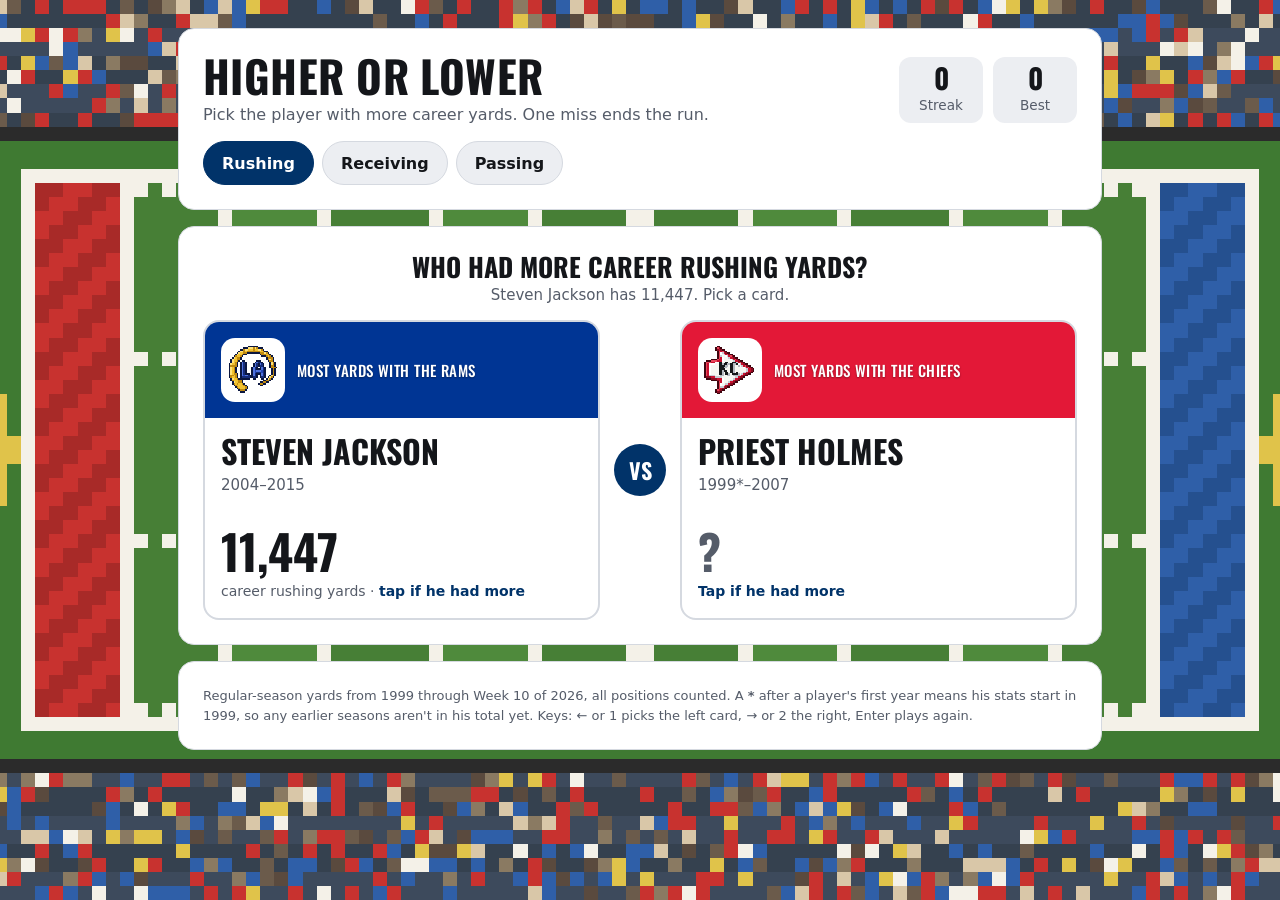
<file: games/higher-or-lower/index.html>
<!doctype html>
<html lang="en">
<head>
<meta charset="utf-8">
<meta name="viewport" content="width=device-width, initial-scale=1">
<title>Higher or Lower</title>
<link rel="preconnect" href="https://fonts.googleapis.com">
<link rel="preconnect" href="https://fonts.gstatic.com" crossorigin>
<link href="https://fonts.googleapis.com/css2?family=Oswald:wght@500;700&display=swap" rel="stylesheet">
<style>
/* VOICE: StatBattle arcade, same house as Yardage Spinner.
   IDEA: two trading cards face off on the pixel field.
   PICTURE: the two player cards, team color band + pixel logo, big yard totals.
   COLOUR and TYPE: NFL navy accent, team primaries on the cards, Oswald numbers.
   LAYOUT: title bar, stat picker, the duel, footnote; cards stack under 600px. */
:root{
  --bg:#f3f4f7;--surface:#fff;--surface-2:#eceef2;--text:#14161a;--muted:#555c69;--border:#d5d9e0;
  --accent:#013369;--accent-text:#fff;--focus:#c8102e;--good:#0f7a3d;--bad:#b3261e;--radius:16px;
  --font-display:"Oswald","Arial Narrow",system-ui,sans-serif;
  --font-body:system-ui,-apple-system,"Segoe UI",Roboto,sans-serif;
  color-scheme:light dark;
}
@media (prefers-color-scheme:dark){:root:not([data-theme=light]){
  --bg:#0d1015;--surface:#161a21;--surface-2:#1f252e;--text:#eef0f4;--muted:#a0a8b6;--border:#2c333e;
  --accent:#5b9bea;--accent-text:#06121f;--focus:#ff7070;--good:#4cc27e;--bad:#ff8a80;}}
:root[data-theme=dark]{color-scheme:dark;
  --bg:#0d1015;--surface:#161a21;--surface-2:#1f252e;--text:#eef0f4;--muted:#a0a8b6;--border:#2c333e;
  --accent:#5b9bea;--accent-text:#06121f;--focus:#ff7070;--good:#4cc27e;--bad:#ff8a80;}
:root[data-theme=light]{color-scheme:light}
*{box-sizing:border-box;min-width:0}
body{margin:0;min-height:100vh;color:var(--text);font:16px/1.5 var(--font-body);overflow-x:clip;
  background:var(--bg) url("../../assets/bg/football.png") center/cover no-repeat fixed;image-rendering:pixelated}
main{max-width:980px;margin:0 auto;padding:clamp(12px,3vw,28px);display:grid;gap:16px;image-rendering:auto}
.panel{background:var(--surface);border:1px solid var(--border);border-radius:var(--radius);padding:clamp(16px,3vw,24px)}
header{display:flex;flex-wrap:wrap;gap:12px 20px;align-items:center;justify-content:space-between}
h1{margin:0;font:700 clamp(30px,5vw,44px)/1.05 var(--font-display);text-transform:uppercase;letter-spacing:.01em}
.sub{margin:4px 0 0;color:var(--muted)}
.scores{display:flex;gap:10px}
.score{background:var(--surface-2);border-radius:12px;padding:6px 14px;text-align:center;min-width:84px}
.score b{display:block;font:700 28px/1.1 var(--font-display)}
.score span{font-size:.85rem;color:var(--muted)}
.score.bump b{animation:bump .4s ease}
@keyframes bump{50%{transform:scale(1.25);color:var(--good)}}
.seg{display:flex;flex-wrap:wrap;gap:8px;margin-top:14px}
.seg button{font:600 16px var(--font-body);min-height:44px;padding:0 18px;border-radius:999px;cursor:pointer;
  border:1px solid var(--border);background:var(--surface-2);color:var(--text)}
.seg button[aria-pressed=true]{background:var(--accent);color:var(--accent-text);border-color:var(--accent)}
button:focus-visible{outline:3px solid var(--focus);outline-offset:2px}
.q{margin:0;text-align:center;font:700 clamp(20px,3vw,26px)/1.2 var(--font-display);text-transform:uppercase;text-wrap:balance}
.q small{display:block;font:400 15px var(--font-body);text-transform:none;color:var(--muted);margin-top:4px}
.duel{display:grid;grid-template-columns:minmax(0,1fr) auto minmax(0,1fr);gap:14px;align-items:center;margin-top:16px}
.vs{font:700 22px var(--font-display);width:52px;height:52px;border-radius:50%;display:grid;place-items:center;
  background:var(--accent);color:var(--accent-text)}
.card{all:unset;box-sizing:border-box;display:flex;flex-direction:column;border-radius:var(--radius);overflow:hidden;
  background:var(--surface);border:2px solid var(--border);cursor:pointer;min-height:300px;
  transition:transform .15s ease,border-color .2s,box-shadow .2s}
.card:hover:not([disabled]){transform:translateY(-3px);box-shadow:0 8px 24px rgb(0 0 0/.18)}
.card:focus-visible{outline:3px solid var(--focus);outline-offset:3px}
.card[disabled]{cursor:default}
.card.right-pick{border-color:var(--good);box-shadow:0 0 0 3px var(--good)}
.card.wrong-pick{border-color:var(--bad);box-shadow:0 0 0 3px var(--bad)}
.band{background:var(--tp);color:#fff;padding:16px;display:flex;align-items:center;gap:12px}
.chip{flex:none;width:64px;height:64px;border-radius:14px;background:#fff;display:grid;place-items:center}
.chip img{width:52px;height:52px;image-rendering:pixelated;object-fit:contain}
.team{font:500 15px/1.2 var(--font-display);text-transform:uppercase;letter-spacing:.03em;text-shadow:0 1px 2px rgb(0 0 0/.4)}
.body{padding:16px;display:flex;flex-direction:column;gap:6px;flex:1}
.name{font:700 clamp(24px,3.4vw,32px)/1.05 var(--font-display);text-transform:uppercase;text-wrap:balance}
.yrs{color:var(--muted);font-size:15px}
.num{margin-top:auto;font:700 clamp(34px,5.5vw,48px)/1 var(--font-display);font-variant-numeric:tabular-nums;white-space:nowrap}
.num.hidden{color:var(--muted)}
.unit{color:var(--muted);font-size:14px}
.tap{font-size:14px;color:var(--accent);font-weight:600}
.duel.slide .card{animation:slide .45s ease}
@keyframes slide{from{opacity:0;transform:translateX(30px)}to{opacity:1;transform:none}}
.over{display:none;text-align:center;margin-top:20px}
.over.show{display:block;animation:slide .35s ease}
.over h2{margin:0;font:700 32px/1.1 var(--font-display);text-transform:uppercase}
.over p{margin:8px 0 0}
.over .gap{font-weight:600;color:var(--bad)}
.btn{font:600 17px var(--font-body);min-height:48px;padding:0 26px;margin-top:14px;border:0;border-radius:999px;
  cursor:pointer;background:var(--accent);color:var(--accent-text)}
.foot{font-size:13px;color:var(--muted);margin:0}
.status{text-align:center;color:var(--muted)}
@media (max-width:600px){
  .duel{grid-template-columns:minmax(0,1fr)}
  .vs{justify-self:center;width:44px;height:44px;font-size:18px;margin:-6px 0}
  .card{min-height:0}
  .num{margin-top:8px}
}
@media (prefers-reduced-motion:reduce){*{animation:none!important;transition:none!important}}
</style>
</head>
<body>
<main>
  <section class="panel">
    <header>
      <div>
        <h1>Higher or Lower</h1>
        <p class="sub">Pick the player with more career yards. One miss ends the run.</p>
      </div>
      <div class="scores">
        <div class="score" id="streakBox"><b id="streak">0</b><span>Streak</span></div>
        <div class="score"><b id="best">0</b><span>Best</span></div>
      </div>
    </header>
    <div class="seg" role="group" aria-label="Stat">
      <button type="button" data-stat="rush" aria-pressed="true">Rushing</button>
      <button type="button" data-stat="rec" aria-pressed="false">Receiving</button>
      <button type="button" data-stat="pass" aria-pressed="false">Passing</button>
    </div>
  </section>

  <section class="panel" aria-live="polite">
    <p class="q" id="question">Loading players…</p>
    <div class="duel" id="duel"></div>
    <div class="over" id="over">
      <h2 id="overTitle">Run over</h2>
      <p id="overLine"></p>
      <p class="gap" id="overGap"></p>
      <button type="button" class="btn" id="again">Play again</button>
    </div>
  </section>

  <p class="panel foot">Regular-season yards from 1999 through Week 10 of 2026, all positions counted.
    A <b>*</b> after a player's first year means his stats start in 1999, so any earlier seasons aren't in his total yet.
    Keys: ← or 1 picks the left card, → or 2 the right, Enter plays again.</p>
</main>

<script>
{
const TEAMS = {
  ARI:["Cardinals","#97233F"],ATL:["Falcons","#A71930"],BAL:["Ravens","#241773"],BUF:["Bills","#00338D"],
  CAR:["Panthers","#0085CA"],CHI:["Bears","#0B162A"],CIN:["Bengals","#FB4F14"],CLE:["Browns","#311D00"],
  DAL:["Cowboys","#003594"],DEN:["Broncos","#FB4F14"],DET:["Lions","#0076B6"],GB:["Packers","#203731"],
  HOU:["Texans","#03202F"],IND:["Colts","#002C5F"],JAX:["Jaguars","#101820"],KC:["Chiefs","#E31837"],
  LAC:["Chargers","#0080C6"],LAR:["Rams","#003594"],LV:["Raiders","#000000"],MIA:["Dolphins","#008E97"],
  MIN:["Vikings","#4F2683"],NE:["Patriots","#002244"],NO:["Saints","#D3BC8D"],NYG:["Giants","#0B2265"],
  NYJ:["Jets","#125740"],PHI:["Eagles","#004C54"],PIT:["Steelers","#FFB612"],SEA:["Seahawks","#002244"],
  SF:["49ers","#AA0000"],TB:["Buccaneers","#D50A0A"],TEN:["Titans","#4B92DB"],WAS:["Commanders","#5A1414"],
};
/* Light primaries need dark text on the band. */
const DARK_TEXT = new Set(["NO","PIT"]);

const STATS = {
  rush:{label:"rushing", pools:[60,100,160,Infinity]},
  rec: {label:"receiving", pools:[80,140,240,Infinity]},
  pass:{label:"passing", pools:[32,50,75,Infinity]},
};
/* How close the two totals must be (bigger / smaller), tightening as the streak grows. */
function band(streak){
  if (streak < 3) return [1.25, 2.5];
  if (streak < 6) return [1.12, 1.7];
  if (streak < 10) return [1.05, 1.4];
  return [1.01, 1.25];
}
function poolSize(stat, streak){
  const p = STATS[stat].pools;
  return p[streak < 3 ? 0 : streak < 6 ? 1 : streak < 10 ? 2 : 3];
}

const $ = (id) => document.getElementById(id);
const fmt = (n) => n.toLocaleString("en-US");
const esc = (s) => String(s).replace(/[&<>"]/g, (c) => ({"&":"&amp;","<":"&lt;",">":"&gt;",'"':"&quot;"}[c]));

let DATA = null;
const S = { stat:"rush", left:null, right:null, streak:0, used:new Set(), phase:"load" };

let bests = {};
try { bests = JSON.parse(localStorage.getItem("statbattle-hol-best") || "{}") || {}; } catch (e) { bests = {}; }
function saveBest(){ try { localStorage.setItem("statbattle-hol-best", JSON.stringify(bests)); } catch (e) {} }

const rand = (arr) => arr[Math.floor(Math.random() * arr.length)];

function pickNext(cur){
  const list = DATA[S.stat];
  const tries = [
    [poolSize(S.stat, S.streak), band(S.streak)],
    [poolSize(S.stat, S.streak + 4), [1.01, 3]],
    [Infinity, [1.001, 100]],
  ];
  for (const [k, [lo, hi]] of tries) {
    const c = list.slice(0, k).filter((p) => {
      if (S.used.has(p.id) || p.total === cur.total) return false;
      const r = Math.max(p.total, cur.total) / Math.min(p.total, cur.total);
      return r >= lo && r <= hi;
    });
    if (c.length) return rand(c);
  }
  return null;
}

function newRun(){
  S.streak = 0; S.used = new Set(); S.phase = "pick";
  const list = DATA[S.stat];
  S.left = rand(list.slice(0, poolSize(S.stat, 0)));
  S.used.add(S.left.id);
  S.right = pickNext(S.left);
  S.used.add(S.right.id);
  $("over").classList.remove("show");
  render(true);
}

function cardHTML(p, side, showNum){
  const [team, color] = TEAMS[p.team] || ["", "#013369"];
  const txt = DARK_TEXT.has(p.team) ? "#101820" : "#fff";
  const span = p.first === p.last ? `${p.first}${p.first === 1999 ? "*" : ""}`
    : `${p.first}${p.first === 1999 ? "*" : ""}–${p.last}`;
  return `<button type="button" class="card" id="card-${side}" data-side="${side}"
      aria-label="${esc(p.name)}${showNum ? `, ${fmt(p.total)} yards` : ""}">
    <div class="band" style="--tp:${color};color:${txt}">
      <div class="chip"><img src="../../assets/logos/${p.team.toLowerCase()}.png" alt=""></div>
      <div class="team" style="text-shadow:${txt === "#fff" ? "" : "none"}">Most yards with the ${esc(team)}</div>
    </div>
    <div class="body">
      <div class="name">${esc(p.name)}</div>
      <div class="yrs">${span}</div>
      <div class="num${showNum ? "" : " hidden"}" id="num-${side}">${showNum ? fmt(p.total) : "?"}</div>
      <div class="unit">${showNum ? `career ${STATS[S.stat].label} yards` : `<span class="tap">Tap if he had more</span>`}</div>
    </div>
  </button>`;
}

function render(slide){
  const lab = STATS[S.stat].label;
  $("question").innerHTML = `Who had more career ${lab} yards?<small>${esc(S.left.name)} has ${fmt(S.left.total)}. Pick a card.</small>`;
  const duel = $("duel");
  duel.innerHTML = cardHTML(S.left, "left", true) + `<div class="vs" aria-hidden="true">VS</div>` + cardHTML(S.right, "right", false);
  // The left card is also a valid pick ("he had more"), so swap its hint.
  duel.querySelector("#card-left .unit").innerHTML = `career ${lab} yards · <span class="tap">tap if he had more</span>`;
  duel.classList.remove("slide");
  if (slide) { void duel.offsetWidth; duel.classList.add("slide"); }
  $("streak").textContent = S.streak;
  $("best").textContent = bests[S.stat] || 0;
}

function countUp(el, to, ms){
  const reduce = matchMedia("(prefers-reduced-motion: reduce)").matches;
  if (reduce) { el.textContent = fmt(to); return Promise.resolve(); }
  return new Promise((res) => {
    const t0 = performance.now();
    const step = (t) => {
      const k = Math.min(1, (t - t0) / ms);
      el.textContent = fmt(Math.round(to * (1 - (1 - k) ** 3)));
      if (k < 1) requestAnimationFrame(step); else res();
    };
    requestAnimationFrame(step);
  });
}

async function choose(side){
  if (S.phase !== "pick") return;
  S.phase = "reveal";
  const winner = S.right.total > S.left.total ? "right" : "left";
  const ok = side === winner;
  document.querySelectorAll(".card").forEach((c) => c.disabled = true);
  const num = $("num-right");
  num.classList.remove("hidden");
  $("card-right").querySelector(".unit").textContent = `career ${STATS[S.stat].label} yards`;
  await countUp(num, S.right.total, 900);
  $("card-" + side).classList.add(ok ? "right-pick" : "wrong-pick");
  if (!ok) $("card-" + winner).classList.add("right-pick");

  if (ok) {
    S.streak++;
    if (S.streak > (bests[S.stat] || 0)) { bests[S.stat] = S.streak; saveBest(); }
    $("streak").textContent = S.streak;
    $("best").textContent = bests[S.stat] || 0;
    const box = $("streakBox"); box.classList.remove("bump"); void box.offsetWidth; box.classList.add("bump");
    setTimeout(() => {
      const next = pickNext(S.right);
      if (!next) { return endRun(true); }
      S.left = S.right; S.right = next; S.used.add(next.id);
      S.phase = "pick";
      render(true);
    }, 1100);
  } else {
    endRun(false);
  }
}

function endRun(clearedAll){
  S.phase = "over";
  const best = bests[S.stat] || 0;
  const diff = Math.abs(S.right.total - S.left.total);
  $("overTitle").textContent = clearedAll ? "You ran out of players" : "Run over";
  $("overLine").textContent = `Streak: ${S.streak}` + (S.streak > 0 && S.streak === best ? " (new best)" : ` · Best: ${best}`);
  $("overGap").textContent = clearedAll ? "" :
    `${S.right.total > S.left.total ? S.right.name : S.left.name} had ${fmt(diff)} more yards.`;
  $("over").classList.add("show");
  $("again").focus({ preventScroll: true });
}

$("duel").addEventListener("click", (e) => {
  const c = e.target.closest(".card");
  if (c && !c.disabled) choose(c.dataset.side);
});
$("again").addEventListener("click", newRun);
document.querySelectorAll(".seg button").forEach((b) => b.addEventListener("click", () => {
  if (!DATA || b.dataset.stat === S.stat && S.phase !== "over") return;
  S.stat = b.dataset.stat;
  document.querySelectorAll(".seg button").forEach((x) => x.setAttribute("aria-pressed", String(x === b)));
  newRun();
}));
document.addEventListener("keydown", (e) => {
  if (e.target.closest("input,textarea")) return;
  if (S.phase === "pick" && (e.key === "ArrowLeft" || e.key === "1")) choose("left");
  else if (S.phase === "pick" && (e.key === "ArrowRight" || e.key === "2")) choose("right");
  else if (S.phase === "over" && e.key === "Enter" && document.activeElement !== $("again")) newRun();
});

fetch("careers.json")
  .then((r) => { if (!r.ok) throw new Error("HTTP " + r.status); return r.json(); })
  .then((raw) => {
    DATA = {};
    for (const k of Object.keys(STATS)) {
      DATA[k] = raw[k].map(([id, name, total, first, last, team]) => ({ id, name, total, first, last, team }));
    }
    newRun();
  })
  .catch((err) => {
    $("question").innerHTML = `Couldn't load the player data.<small>${esc(err.message)}</small>`;
  });
}
</script>
</body>
</html>
</file>
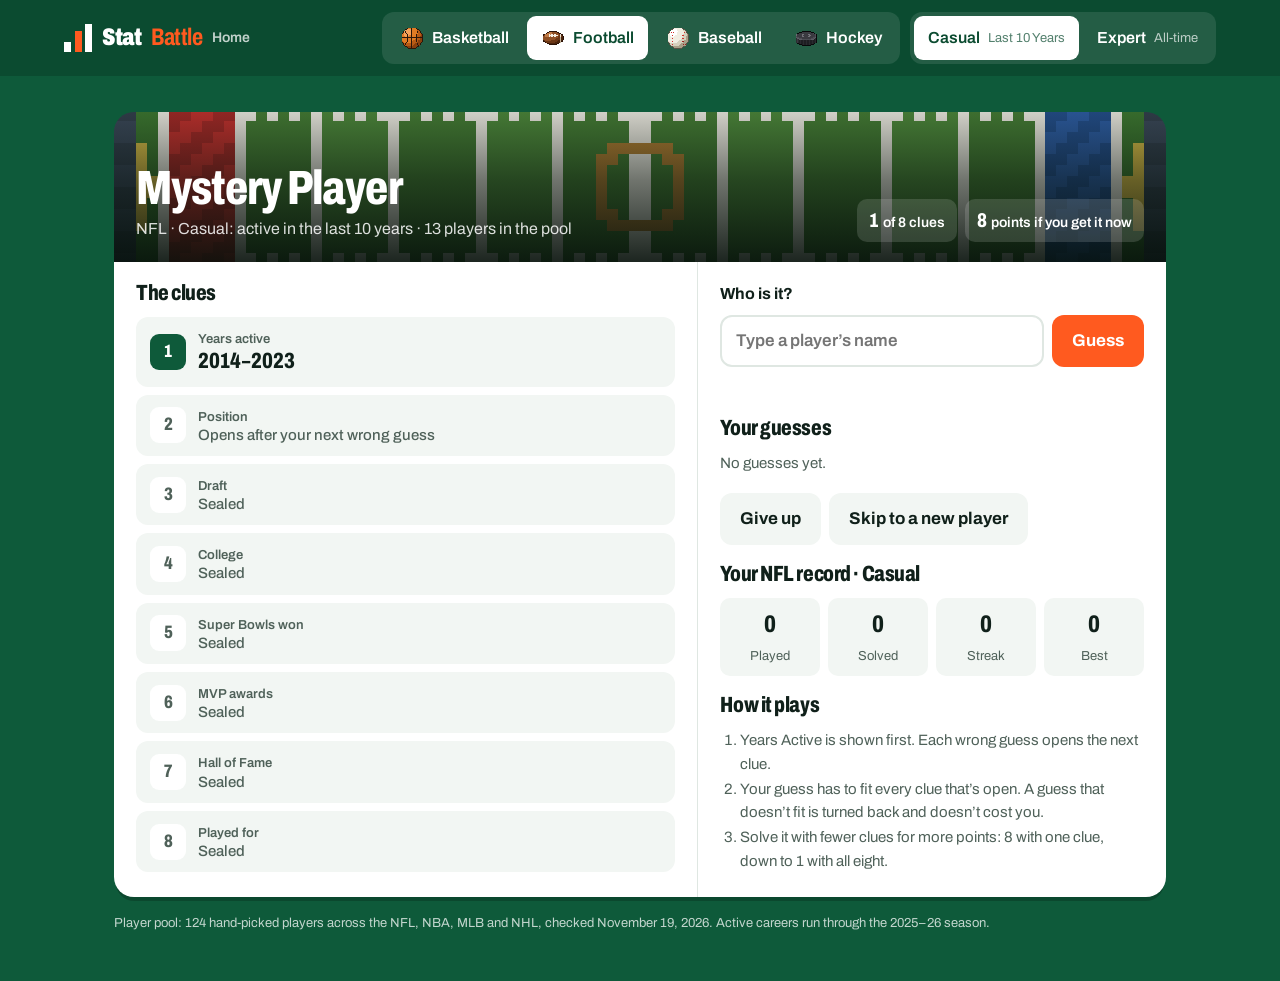
<file: games/mystery-player/index.html>
<!DOCTYPE html>
<html lang="en">
<head>
<meta charset="utf-8">
<meta name="viewport" content="width=device-width, initial-scale=1">
<title>Mystery Player · StatBattle</title>
<link rel="preconnect" href="https://fonts.googleapis.com">
<link rel="preconnect" href="https://fonts.gstatic.com" crossorigin>
<link href="https://fonts.googleapis.com/css2?family=Archivo:wdth,wght@62..125,400..900&display=swap" rel="stylesheet">
<style>
/* VOICE quick, confident game screen; the same lobby voice as the StatBattle home page
   IDEA a scouting file on a hidden player, its facts unsealed one line at a time on the field of his sport
   PICTURE the clue file: eight numbered lines, the first open, the rest sealed until a wrong guess opens the next
   COLOUR turf green #0e5a3a dominant, chalk white cards, signal orange #ff5a1f for the answer box, new clues and wins
   TYPE Archivo condensed 800 for titles and clue values, Archivo 400-600 for text
   LAYOUT laptop: top bar, then the sport's pixel field as a banner over two columns (clue file | guess panel); phone: stacked */
:root{color-scheme:light dark;
--ink:light-dark(#10201a,#e9f1ec);--mute:light-dark(#4f6159,#9fb3a9);--line:light-dark(#dfe7e2,#22352c);
--card:light-dark(#ffffff,#12211a);--soft:light-dark(#f2f6f3,#15261e);
--turf:light-dark(#0e5a3a,#0c3f2a);--turf2:light-dark(#0b4b30,#093321);--accent:#ff5a1f;--good:light-dark(#0e7a45,#4fd08b);--bad:light-dark(#c0392b,#ff7b6b)}
:root[data-theme=light]{color-scheme:light}:root[data-theme=dark]{color-scheme:dark}
*{box-sizing:border-box;min-width:0}
html,body{margin:0}
body{background:var(--turf);color:var(--ink);font:16px/1.55 Archivo,system-ui,sans-serif;overflow-x:clip;min-height:100vh}
button,input{font:inherit;color:inherit}
h1,h2,h3{font-stretch:75%;font-weight:800;letter-spacing:-.02em;line-height:1.05;margin:0}
.vh{position:absolute;width:1px;height:1px;overflow:hidden;clip:rect(0 0 0 0);white-space:nowrap}
.top{display:flex;align-items:center;justify-content:space-between;gap:12px;flex-wrap:wrap;padding:12px max(5vw,16px);background:var(--turf2);color:#fff}
.logo{display:flex;align-items:center;gap:10px;font-stretch:75%;font-weight:900;font-size:24px;letter-spacing:-.02em;color:#fff;text-decoration:none}
.logo svg{width:28px;height:28px}.logo b{color:var(--accent)}
.logo small{font-stretch:100%;font-weight:600;font-size:14px;opacity:.75;letter-spacing:0}
.ctrls{display:flex;gap:10px;flex-wrap:wrap}
.seg{display:flex;background:rgba(255,255,255,.1);border-radius:12px;padding:4px;gap:4px}
.seg button{border:0;background:none;min-height:44px;padding:0 14px;border-radius:9px;font-weight:600;color:#fff;cursor:pointer;display:flex;align-items:center;gap:8px;white-space:nowrap}
.seg button svg{width:24px;height:24px;image-rendering:pixelated}
.seg button[aria-pressed=true]{background:#fff;color:#0b4b30}
.seg small{font-size:13px;font-weight:400;opacity:.7}
.wrap{max-width:1180px;margin:0 auto;padding:clamp(18px,3vw,36px) max(5vw,16px) 48px}
.ban{position:relative;border-radius:20px 20px 0 0;overflow:hidden;min-height:150px;background:var(--turf) center/cover no-repeat;image-rendering:pixelated;display:flex;align-items:flex-end;justify-content:space-between;gap:16px;flex-wrap:wrap;padding:20px 22px;color:#fff}
.ban::before{content:"";position:absolute;inset:0;background:linear-gradient(0deg,rgba(5,15,10,.9) 0,rgba(5,15,10,.55) 55%,rgba(5,15,10,.15) 100%)}
.ban>*{position:relative}
.ban h1{font-size:clamp(32px,5vw,48px)}
.ban p{margin:4px 0 0;color:rgba(255,255,255,.85)}
.meter{display:flex;gap:8px;flex-wrap:wrap}
.chip{background:rgba(255,255,255,.14);border-radius:10px;padding:6px 12px;font-size:14px;font-weight:600;white-space:nowrap}
.chip b{font-size:20px;font-stretch:75%;font-weight:800;margin-right:4px;font-variant-numeric:tabular-nums}
.board{display:grid;grid-template-columns:minmax(0,1.25fr) minmax(0,1fr);background:var(--card);border-radius:0 0 20px 20px;box-shadow:0 6px 0 -2px rgba(0,0,0,.2)}
.file{padding:20px 22px 24px;border-right:1px solid var(--line)}
.side{padding:20px 22px 24px;display:grid;gap:18px;align-content:start}
h2.sm{font-size:22px;margin-bottom:12px}
.clues{list-style:none;margin:0;padding:0;display:grid;gap:8px}
.clue{display:grid;grid-template-columns:36px minmax(0,1fr);gap:12px;align-items:center;padding:10px 12px;border-radius:12px;background:var(--soft);border:2px solid transparent}
.clue .n{width:36px;height:36px;border-radius:9px;display:grid;place-items:center;background:var(--card);font-weight:800;font-stretch:75%;font-size:18px;color:var(--mute)}
.clue small{display:block;font-size:13px;font-weight:600;color:var(--mute)}
.clue .v{display:block;font-stretch:75%;font-weight:800;font-size:22px;line-height:1.15}
.clue.locked .v{font-stretch:100%;font-weight:500;font-size:15px;color:var(--mute)}
.clue.open .n{background:var(--turf);color:#fff}
.clue.fresh{border-color:var(--accent);animation:pop .45s ease-out}
@keyframes pop{from{transform:scale(.97);opacity:.4}to{transform:none;opacity:1}}
.ask{position:relative}
.ask label{display:block;font-weight:700;margin-bottom:8px}
.row{display:flex;gap:8px}
.ask input{flex:1;min-height:52px;padding:0 14px;border-radius:12px;border:2px solid var(--line);background:var(--card);font-size:17px;font-weight:600}
.ask input:focus{outline:none;border-color:var(--accent)}
.btn{border:0;background:var(--accent);color:#fff;font-weight:700;min-height:52px;padding:0 20px;border-radius:12px;cursor:pointer;font-size:17px;white-space:nowrap}
.btn.ghost{background:var(--soft);color:var(--ink)}
.btn:disabled{opacity:.45;cursor:not-allowed}
.btn:focus-visible,.seg button:focus-visible,.sug button:focus-visible,.logo:focus-visible{outline:3px solid var(--accent);outline-offset:3px}
.sug{position:absolute;left:0;right:0;top:100%;margin-top:4px;background:var(--card);border:2px solid var(--line);border-radius:12px;box-shadow:0 14px 30px rgba(0,0,0,.18);z-index:5;max-height:300px;overflow:auto;padding:4px}
.sug button{display:flex;width:100%;justify-content:space-between;gap:10px;border:0;background:none;text-align:left;min-height:44px;padding:0 10px;border-radius:8px;cursor:pointer;font-weight:600}
.sug button small{color:var(--mute);font-weight:500;white-space:nowrap}
.sug button[aria-selected=true]{background:var(--soft)}
.msg{min-height:24px;font-size:15px;margin:8px 0 0}
.msg.bad{color:var(--bad)}.msg.good{color:var(--good)}
.hist{list-style:none;margin:0;padding:0;display:grid;gap:6px}
.hist li{display:flex;justify-content:space-between;gap:10px;padding:8px 12px;border-radius:10px;background:var(--soft);font-size:15px}
.hist li b{font-weight:700}
.hist li span{color:var(--mute);font-size:14px;text-align:right}
.hist li.ok{background:color-mix(in srgb,var(--good) 16%,var(--card))}
.empty{color:var(--mute);font-size:15px;margin:0}
.end{border-radius:14px;padding:16px;background:var(--soft);border:2px solid var(--line);display:grid;gap:10px}
.end.win{border-color:var(--good)}.end.lose{border-color:var(--bad)}
.end h3{font-size:26px}
.end p{margin:0}
.acts{display:flex;gap:8px;flex-wrap:wrap}
.stats{display:grid;grid-template-columns:repeat(4,minmax(0,1fr));gap:8px;text-align:center}
.stats div{background:var(--soft);border-radius:10px;padding:8px 4px}
.stats b{display:block;font-stretch:75%;font-weight:800;font-size:24px;font-variant-numeric:tabular-nums}
.stats small{font-size:13px;color:var(--mute)}
.rules{margin:0;padding-left:20px;font-size:15px;color:var(--mute);display:grid;gap:2px}
.foot{color:rgba(255,255,255,.75);font-size:13px;margin:16px 0 0}
@media(max-width:860px){.board{grid-template-columns:minmax(0,1fr)}.file{border-right:0;border-bottom:1px solid var(--line)}}
@media(max-width:600px){.top{justify-content:center}.seg button{padding:0 10px}.seg .lab,.seg small{display:none}.file,.side{padding:16px}.clue .v{font-size:19px}.ban{padding:16px}}
@media(prefers-reduced-motion:reduce){.clue.fresh{animation:none}}
</style>
</head>
<body>
<header class="top">
  <a class="logo" href="../../index.html" title="Back to the StatBattle home page"><svg viewBox="0 0 8 8" shape-rendering="crispEdges" aria-hidden="true"><rect x="0" y="5" width="2" height="3" fill="#fff"/><rect x="3" y="2" width="2" height="6" fill="#ff5a1f"/><rect x="6" y="0" width="2" height="8" fill="#fff"/></svg>Stat<b>Battle</b> <small>Home</small></a>
  <div class="ctrls">
    <div class="seg" role="group" aria-label="Sport" id="lgs"></div>
    <div class="seg" role="group" aria-label="Player pool">
      <button id="casual" aria-pressed="true" title="Players active in the last 10 years">Casual <small>Last 10 Years</small></button>
      <button id="expert" aria-pressed="false" title="Players from all eras">Expert <small>All-time</small></button>
    </div>
  </div>
</header>

<main class="wrap">
  <section class="ban" id="ban">
    <div><h1>Mystery Player</h1><p id="sub"></p></div>
    <div class="meter"><span class="chip" id="mClues"></span><span class="chip" id="mPts"></span></div>
  </section>
  <div class="board">
    <section class="file" aria-labelledby="fileT">
      <h2 class="sm" id="fileT">The clues</h2>
      <ol class="clues" id="clues" aria-live="polite"></ol>
    </section>
    <section class="side">
      <div class="ask" id="ask">
        <label for="q">Who is it?</label>
        <div class="row">
          <input id="q" autocomplete="off" spellcheck="false" placeholder="Type a player’s name" role="combobox" aria-expanded="false" aria-controls="sug" aria-autocomplete="list">
          <button class="btn" id="go">Guess</button>
        </div>
        <div class="sug" id="sug" role="listbox" hidden></div>
        <p class="msg" id="msg" aria-live="polite"></p>
      </div>
      <div id="endBox" hidden></div>
      <div>
        <h2 class="sm">Your guesses</h2>
        <ul class="hist" id="hist"></ul>
      </div>
      <div class="acts" id="acts"><button class="btn ghost" id="giveup">Give up</button><button class="btn ghost" id="skip">New player</button></div>
      <div>
        <h2 class="sm" id="statT"></h2>
        <div class="stats" id="stats"></div>
      </div>
      <div>
        <h2 class="sm">How it plays</h2>
        <ol class="rules">
          <li>Years Active is shown first. Each wrong guess opens the next clue.</li>
          <li>Your guess has to fit every clue that’s open. A guess that doesn’t fit is turned back and doesn’t cost you.</li>
          <li>Solve it with fewer clues for more points: 8 with one clue, down to 1 with all eight.</li>
        </ol>
      </div>
    </section>
  </div>
  <p class="foot" id="foot"></p>
</main>

<script src="../../assets/svgs.js"></script>
<script src="../../data/players.js"></script>
<script>
{
const $ = id => document.getElementById(id);
const esc = s => String(s).replace(/[&<>"]/g, c => ({'&':'&amp;','<':'&lt;','>':'&gt;','"':'&quot;'}[c]));
const SVGS = window.SB_SVGS || {};
const NOW = 2026, CASUAL_FROM = 2016, MAX = 8;

const LEAGUES = {
  football:{lg:'nfl',name:'Football',short:'NFL',title:'Super Bowls won',from:'College'},
  basketball:{lg:'nba',name:'Basketball',short:'NBA',title:'NBA titles',from:'College'},
  baseball:{lg:'mlb',name:'Baseball',short:'MLB',title:'World Series titles',from:'Born in'},
  hockey:{lg:'nhl',name:'Hockey',short:'NHL',title:'Stanley Cups',from:'Born in'}
};
const ORDER = ['basketball','football','baseball','hockey'];
const POS = {
  QB:['Quarterback','QB'],RB:['Running back','RB'],WR:['Wide receiver','WR'],TE:['Tight end','TE'],
  DE:['Defensive end','DL'],DT:['Defensive tackle','DL'],LB:['Linebacker','LB'],CB:['Cornerback','DB'],S:['Safety','DB'],
  PG:['Point guard','G'],SG:['Shooting guard','G'],SF:['Small forward','F'],PF:['Power forward','F'],C:['Center','C'],
  SP:['Starting pitcher','P'],RP:['Relief pitcher','P'],'1B':['First baseman','IF'],'2B':['Second baseman','IF'],SS:['Shortstop','IF'],'3B':['Third baseman','IF'],
  LF:['Left fielder','OF'],CF:['Center fielder','OF'],RF:['Right fielder','OF'],DH:['Designated hitter','DH'],
  LW:['Left wing','W'],RW:['Right wing','W'],D:['Defenseman','D'],G:['Goaltender','GK']
};
const GROUP_NAME = {DL:'defensive lineman',DB:'defensive back',G:'guard',F:'forward',C:'center',P:'pitcher',IF:'infielder',OF:'outfielder',W:'winger',GK:'goaltender',QB:'quarterback',RB:'running back',WR:'wide receiver',TE:'tight end',LB:'linebacker',DH:'designated hitter',D:'defenseman'};
// hockey centers group as C too; keep NBA and NHL "C" separate by league anyway

// ---------- players ----------
const PLAYERS = (window.SB_PLAYERS || []).map((r, i) => {
  const [lg, name, pos, from, y0, y1, draft, st, titles, mvp, hof, alt] = r;
  const stints = st.split('|').map(s => { const m = s.match(/^(.*) (\d{4})-(\d{4})?$/); return {team:m[1], a:+m[2], b:m[3] ? +m[3] : 0}; });
  return {id:i, lg, name, pos, from, y0, y1, draft, stints, titles, mvp, hof, alt:alt || []};
});
const norm = s => s.normalize('NFD').replace(/[̀-ͯ]/g,'').toLowerCase().replace(/[.'’`,]/g,'').replace(/[-_]/g,' ').replace(/\b(jr|sr|ii|iii|iv)\b/g,'').replace(/\s+/g,' ').trim();
PLAYERS.forEach(p => { p.keys = [p.name, ...p.alt].map(norm); });
const last = p => p.y1 || NOW;
const years = p => `${p.y0}–${p.y1 ? p.y1 : 'present'}`;
const posName = p => (POS[p.pos] || [p.pos])[0];
const group = p => (POS[p.pos] || [p.pos, p.pos])[1];
const draftKey = p => Array.isArray(p.draft) ? p.draft[0] : p.draft;
const draftText = p => {
  const d = p.draft;
  if (Array.isArray(d)) return `${d[0]} · round ${d[1]}, pick ${d[2]}`;
  return {pre:'Before his league had a draft', und:'Undrafted', ifa:'Signed as an international amateur', npb:'Signed from Japan’s pro league', nd:'Never drafted'}[d] || d;
};
const fromText = p => p.from || 'None, straight to the pros';
const hofText = p => ['Eligible, not inducted','Inducted','Not yet eligible'][p.hof];
const mainTeam = p => { const len = s => (s.b || NOW) - s.a + 1, tot = {}; p.stints.forEach(s => tot[s.team] = (tot[s.team]||0) + len(s)); return Object.keys(tot).sort((a,b) => tot[b]-tot[a])[0]; };
const playedFor = (p, t) => p.stints.some(s => s.team === t);

// ---------- clues: label, value, fit(guess, answer) -> '' if it fits, else the reason ----------
const CLUES = [
  {k:'Years active', v:p => years(p),
   fit:(g,a) => (g.y0 <= last(a) && last(g) >= a.y0) ? '' : `${g.name} played ${years(g)}, which never overlaps ${years(a)}.`},
  {k:'Position', v:p => posName(p),
   fit:(g,a) => group(g) === group(a) ? '' : `${g.name} is a ${posName(g).toLowerCase()}, not a ${GROUP_NAME[group(a)] || posName(a).toLowerCase()}.`},
  {k:'Draft', v:p => draftText(p),
   fit:(g,a) => draftKey(g) === draftKey(a) ? '' : `${g.name}’s draft: ${draftText(g).toLowerCase()}.`},
  {k:L => L.from, v:p => fromText(p),
   fit:(g,a) => g.from === a.from ? '' : `${g.name}: ${fromText(g)}.`},
  {k:L => L.title, v:p => p.titles ? String(p.titles) : 'None',
   fit:(g,a) => g.titles === a.titles ? '' : `${g.name} won ${g.titles || 'no'} ${g.titles === 1 ? 'title' : 'titles'}.`},
  {k:L => L.lg === 'nhl' ? 'Hart Trophies (MVP)' : 'MVP awards', v:p => p.mvp ? String(p.mvp) : 'None',
   fit:(g,a) => g.mvp === a.mvp ? '' : `${g.name} won ${g.mvp || 'no'} MVP ${g.mvp === 1 ? 'award' : 'awards'}.`},
  {k:'Hall of Fame', v:p => hofText(p),
   fit:(g,a) => g.hof === a.hof ? '' : `${g.name}: ${hofText(g).toLowerCase()}.`},
  {k:'Played for', v:p => 'The ' + mainTeam(p),
   fit:(g,a) => playedFor(g, mainTeam(a)) ? '' : `${g.name} never played for the ${mainTeam(a)}.`}
];
const label = (c, L) => typeof c.k === 'function' ? c.k(L) : c.k;

// ---------- state ----------
let sport = 'football', pool = 'casual', ans = null, open = 1, guesses = [], done = null, fresh = -1;
try{ const h = location.hash.slice(1).split('-'); if (LEAGUES[h[0]]) sport = h[0]; if (h[1] === 'expert' || h[1] === 'casual') pool = h[1]; }catch(e){}
try{ if (!location.hash) { pool = localStorage.getItem('sb-era') || pool; } }catch(e){}
const L = () => LEAGUES[sport];
const leaguePlayers = () => PLAYERS.filter(p => p.lg === L().lg);
const answerPool = () => leaguePlayers().filter(p => pool === 'expert' || last(p) >= CASUAL_FROM);

const bags = {};
const draw = () => {
  const key = sport + pool;
  if (!bags[key] || !bags[key].length) {
    bags[key] = answerPool().map(p => p.id).sort(() => Math.random() - .5);
    if (ans && bags[key].length > 1 && bags[key][bags[key].length-1] === ans.id) bags[key].unshift(bags[key].pop());
  }
  return PLAYERS[bags[key].pop()];
};

// stats per sport and pool
const SKEY = 'sb-mystery-stats';
const loadS = () => { try{ return JSON.parse(localStorage.getItem(SKEY) || '{}') || {}; }catch(e){ return {}; } };
const myStats = () => loadS()[sport + '-' + pool] || {played:0, wins:0, streak:0, best:0, pts:0};
const saveStats = st => { try{ const all = loadS(); all[sport + '-' + pool] = st; localStorage.setItem(SKEY, JSON.stringify(all)); }catch(e){} };

// ---------- render ----------
const renderLeagues = () => {
  $('lgs').innerHTML = ORDER.map(s => `<button data-s="${s}" aria-pressed="${s===sport}" title="${LEAGUES[s].name} (${LEAGUES[s].short})">${SVGS[s]||''}<span class="lab">${LEAGUES[s].name}</span></button>`).join('');
  $('casual').setAttribute('aria-pressed', pool === 'casual');
  $('expert').setAttribute('aria-pressed', pool === 'expert');
};
const render = () => {
  const lg = L();
  $('ban').style.backgroundImage = `url(../../assets/bg/${sport}.png)`;
  $('sub').textContent = `${lg.short} · ${pool === 'expert' ? 'Expert: any era' : 'Casual: active in the last 10 years'} · ${answerPool().length} players in the pool`;
  const pts = Math.max(1, MAX - open + 1);
  $('mClues').innerHTML = `<b>${open}</b>of ${MAX} clues`;
  $('mPts').innerHTML = done ? (done === 'win' ? `<b>${done && ptsWon}</b>points won` : '<b>0</b>points') : `<b>${pts}</b>points if you get it now`;
  const showAll = !!done;
  $('clues').innerHTML = CLUES.map((c, i) => {
    const vis = i < open || showAll;
    return `<li class="clue ${vis ? 'open' : 'locked'}${i === fresh ? ' fresh' : ''}"><span class="n">${i+1}</span><span><small>${esc(label(c, lg))}</small><span class="v">${vis ? esc(c.v(ans)) : (i === open ? 'Opens after your next wrong guess' : 'Sealed')}</span></span></li>`;
  }).join('');
  fresh = -1;
  $('hist').innerHTML = guesses.length ? guesses.map(g => `<li class="${g.ok ? 'ok' : ''}"><b>${esc(g.p.name)}</b><span>${g.ok ? 'Correct' : 'Fit the clues, wrong player'}</span></li>`).join('') : '<li class="empty" style="background:none;padding:0">No guesses yet.</li>';
  const playing = !done;
  $('q').disabled = $('go').disabled = $('giveup').disabled = !playing;
  if (!playing) $('q').value = '';
  $('acts').hidden = !playing;
  $('skip').textContent = playing ? 'Skip to a new player' : 'Next player';
  const eb = $('endBox');
  if (done) {
    eb.hidden = false;
    eb.className = 'end ' + done;
    const a = ans;
    eb.innerHTML = `<h3>${done === 'win' ? 'You got him' : 'The mystery player was'}</h3>
      <p><b>${esc(a.name)}</b>, ${esc(posName(a).toLowerCase())}, ${esc(years(a))}. ${esc(a.stints.map(s => s.team).filter((t,i,arr) => arr.indexOf(t) === i).join(', '))}.</p>
      ${done === 'win' ? `<p>Solved with ${open} ${open === 1 ? 'clue' : 'clues'} for <b>${ptsWon} ${ptsWon === 1 ? 'point' : 'points'}</b>.</p>` : ''}
      <div class="acts"><button class="btn" id="next">Next player</button></div>`;
    $('next').onclick = () => newRound(true);
  } else { eb.hidden = true; eb.innerHTML = ''; }
  const st = myStats();
  $('statT').textContent = `Your ${lg.short} record · ${pool === 'expert' ? 'Expert' : 'Casual'}`;
  $('stats').innerHTML = [['Played',st.played],['Solved',st.wins],['Streak',st.streak],['Best',st.best]].map(([k,v]) => `<div><b>${v}</b><small>${k}</small></div>`).join('');
  $('foot').textContent = `Player pool: ${PLAYERS.length} hand-picked players across the NFL, NBA, MLB and NHL, checked November 19, 2026. Active careers run through the 2025–26 season.`;
};
let ptsWon = 0;

const newRound = (focus) => {
  ans = draw(); open = 1; guesses = []; done = null; ptsWon = 0;
  $('q').value = ''; $('msg').textContent = ''; $('msg').className = 'msg'; hideSug();
  render();
  if (focus) $('q').focus();
};
const finish = (result) => {
  done = result;
  const st = myStats();
  st.played++;
  if (result === 'win') {
    ptsWon = Math.max(1, MAX - open + 1);
    st.wins++; st.streak++; st.best = Math.max(st.best, st.streak); st.pts += ptsWon;
    try{ window.StatBattle && window.StatBattle.recordWin && window.StatBattle.recordWin('mystery-player', sport); }catch(e){}
  } else st.streak = 0;
  saveStats(st);
  render();
  $('next') && $('next').focus();
};

// ---------- guessing ----------
const findExact = text => { const n = norm(text); return leaguePlayers().find(p => p.keys.includes(n)); };
const suggest = text => {
  const toks = norm(text).split(' ').filter(Boolean);
  if (!toks.length) return [];
  return leaguePlayers().filter(p => p.keys.some(k => { const w = k.split(' '); return toks.every(t => w.some(x => x.startsWith(t))); }))
    .sort((a,b) => a.name.localeCompare(b.name)).slice(0, 8);
};
const lev = (a, b) => { const d = Array.from({length:a.length+1}, (_, i) => [i]); for (let j = 1; j <= b.length; j++) d[0][j] = j;
  for (let i = 1; i <= a.length; i++) for (let j = 1; j <= b.length; j++) d[i][j] = Math.min(d[i-1][j]+1, d[i][j-1]+1, d[i-1][j-1] + (a[i-1] === b[j-1] ? 0 : 1)); return d[a.length][b.length]; };
const closest = text => { const n = norm(text); let best = null, bd = 3; leaguePlayers().forEach(p => p.keys.forEach(k => { const d = lev(n, k); if (d < bd) { bd = d; best = p; } })); return best; };

let sugList = [], sel = 0;
const hideSug = () => { $('sug').hidden = true; $('q').setAttribute('aria-expanded','false'); sugList = []; };
const showSug = () => {
  sugList = suggest($('q').value); sel = 0;
  if (!sugList.length) return hideSug();
  $('sug').innerHTML = sugList.map((p, i) => `<button type="button" role="option" id="o${i}" data-i="${i}" aria-selected="${i===sel}">${esc(p.name)}<small>${esc(years(p))}</small></button>`).join('');
  $('sug').hidden = false; $('q').setAttribute('aria-expanded','true'); $('q').setAttribute('aria-activedescendant','o0');
};
const mark = () => { [...$('sug').children].forEach((b, i) => b.setAttribute('aria-selected', i === sel)); $('q').setAttribute('aria-activedescendant','o'+sel); const b = $('sug').children[sel]; b && b.scrollIntoView({block:'nearest'}); };

const say = (t, cls) => { $('msg').textContent = t; $('msg').className = 'msg ' + (cls || ''); };
const guess = p => {
  hideSug();
  if (!p) {
    const c = closest($('q').value);
    return say(c ? `Not in the ${L().short} player pool. Did you mean ${c.name}?` : `That name isn’t in the ${L().short} player pool yet. Pick one from the list as you type.`, 'bad');
  }
  if (guesses.some(g => g.p.id === p.id)) return say(`You already guessed ${p.name}.`, 'bad');
  if (p.id === ans.id) { guesses.push({p, ok:true}); $('q').value = ''; say(''); return finish('win'); }
  for (let i = 0; i < open; i++) { const why = CLUES[i].fit(p, ans); if (why) return say(`Doesn’t fit clue ${i+1} (${label(CLUES[i], L())}): ${why} That one didn’t count.`, 'bad'); }
  guesses.push({p, ok:false}); $('q').value = '';
  if (open >= MAX) { say(`Not ${p.name}.`, 'bad'); return finish('lose'); }
  fresh = open; open++;
  say(`Not ${p.name}, but he fit every clue. Clue ${open} is open.`);
  render();
};
const submit = () => {
  const t = $('q').value.trim(); if (!t || done) return;
  guess(!$('sug').hidden && sugList[sel] ? sugList[sel] : findExact(t));
};

$('q').addEventListener('input', showSug);
$('q').addEventListener('keydown', e => {
  if (e.key === 'ArrowDown' && sugList.length) { e.preventDefault(); sel = (sel + 1) % sugList.length; mark(); }
  else if (e.key === 'ArrowUp' && sugList.length) { e.preventDefault(); sel = (sel - 1 + sugList.length) % sugList.length; mark(); }
  else if (e.key === 'Enter') { e.preventDefault(); submit(); }
  else if (e.key === 'Escape') hideSug();
});
$('sug').addEventListener('mousedown', e => e.preventDefault());
$('sug').addEventListener('click', e => { const b = e.target.closest('[data-i]'); if (b) guess(sugList[+b.dataset.i]); });
$('q').addEventListener('blur', () => setTimeout(hideSug, 100));
$('go').addEventListener('click', submit);
$('giveup').addEventListener('click', () => { if (!done) { say(''); finish('lose'); } });
$('skip').addEventListener('click', () => newRound(true));

const setHash = () => { try{ history.replaceState(null, '', '#' + sport + '-' + pool); }catch(e){} };
$('lgs').addEventListener('click', e => { const b = e.target.closest('[data-s]'); if (!b || b.dataset.s === sport) return; sport = b.dataset.s; setHash(); renderLeagues(); newRound(false); });
const setPool = v => { if (v === pool) return; pool = v; try{ localStorage.setItem('sb-era', v); }catch(e){} setHash(); renderLeagues(); newRound(false); };
$('casual').addEventListener('click', () => setPool('casual'));
$('expert').addEventListener('click', () => setPool('expert'));
window.addEventListener('hashchange', () => { const h = location.hash.slice(1).split('-'); if (LEAGUES[h[0]]) { sport = h[0]; if (h[1] === 'expert' || h[1] === 'casual') pool = h[1]; renderLeagues(); newRound(false); } });

renderLeagues();
newRound(false);
}
</script>
</body>
</html>
</file>
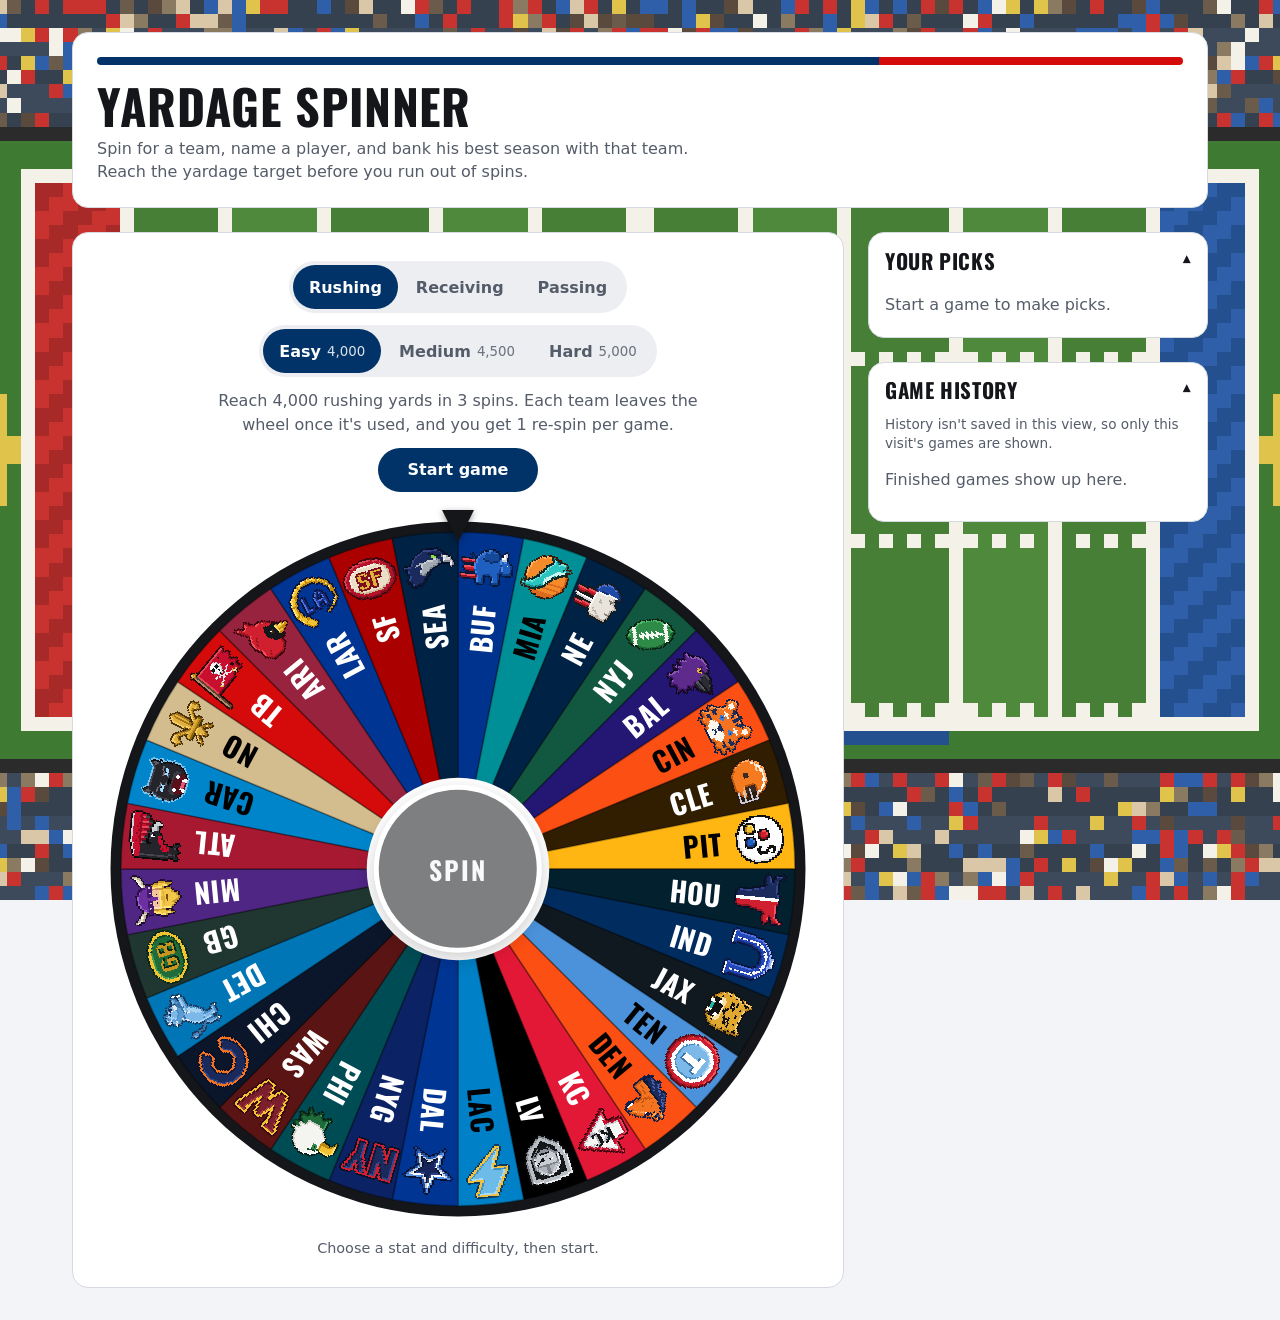
<file: games/yardage-spinner/index.html>
<!doctype html>
<html lang="en">
<head>
<meta charset="utf-8">
<meta name="viewport" content="width=device-width, initial-scale=1">
<title>Yardage Spinner</title>
<link rel="preconnect" href="https://fonts.googleapis.com">
<link rel="preconnect" href="https://fonts.gstatic.com" crossorigin>
<link href="https://fonts.googleapis.com/css2?family=Oswald:wght@500;700&display=swap" rel="stylesheet">
<style>
  /* Registered so the team colors can animate smoothly between teams */
  @property --team-primary   { syntax: "<color>"; inherits: true; initial-value: #013369; }
  @property --team-secondary { syntax: "<color>"; inherits: true; initial-value: #D50A0A; }

  :root {
    --bg: #f3f4f7;
    --surface: #ffffff;
    --surface-2: #eceef2;
    --text: #14161a;
    --muted: #555c69;
    --border: #d5d9e0;
    --accent: #013369;
    --accent-text: #ffffff;
    --focus: #c8102e;
    --good: #0f7a3d;
    --bad: #b3261e;
    --team-text: #ffffff;
    --team-accent-text: #ffffff;
    --radius: 16px;
    --font-display: "Oswald", "Arial Narrow", system-ui, sans-serif;
    --font-body: system-ui, -apple-system, "Segoe UI", Roboto, sans-serif;
    color-scheme: light dark;
    transition: --team-primary .6s ease, --team-secondary .6s ease;
  }
  @media (prefers-color-scheme: dark) {
    :root {
      --bg: #0d1015;
      --surface: #161a21;
      --surface-2: #1f252e;
      --text: #eef0f4;
      --muted: #a0a8b6;
      --border: #2c333e;
      --accent: #5b9bea;
      --accent-text: #06121f;
      --focus: #ff7070;
      --good: #4cc27e;
      --bad: #ff8a80;
    }
  }
  @media (prefers-reduced-motion: reduce) {
    *, *::before, *::after { animation-duration: .01ms !important; transition-duration: .01ms !important; }
  }

  * { box-sizing: border-box; }
  [hidden] { display: none !important; }
  body {
    margin: 0;
    min-height: 100dvh;
    background: var(--bg) url("../../assets/bg/football.png") center / cover no-repeat fixed;
    image-rendering: pixelated;
    color: var(--text);
    font-family: var(--font-body);
    line-height: 1.45;
  }
  .sr-only {
    position: absolute; width: 1px; height: 1px; padding: 0; margin: -1px;
    overflow: hidden; clip: rect(0 0 0 0); white-space: nowrap; border: 0;
  }

  /* ---------- Layout ---------- */
  .app {
    max-width: 1200px;
    margin: 0 auto;
    padding: clamp(16px, 3vw, 32px);
    display: grid;
    gap: 24px;
    grid-template-columns: minmax(0, 1fr);
  }
  @media (min-width: 900px) {
    .app { grid-template-columns: minmax(0, 1fr) 340px; align-items: start; }
  }
  header { grid-column: 1 / -1; background: var(--surface); border: 1px solid var(--border); border-radius: var(--radius); padding: clamp(16px, 3vw, 24px); image-rendering: auto; }
  .stage, .history, dialog { image-rendering: auto; }
  .side { display: grid; gap: 24px; align-content: start; min-width: 0; }
  .team-band {
    height: 8px;
    border-radius: 999px;
    margin-bottom: 16px;
    background: linear-gradient(90deg, var(--team-primary) 0 72%, var(--team-secondary) 72% 100%);
  }
  h1 {
    margin: 0;
    font-family: var(--font-display);
    font-size: clamp(1.9rem, 4.5vw, 3rem);
    font-weight: 700;
    letter-spacing: .02em;
    text-transform: uppercase;
    line-height: 1.05;
  }
  .sub { margin: .35rem 0 0; color: var(--muted); max-width: 62ch; }

  /* ---------- Stage ---------- */
  .stage {
    background: var(--surface);
    border: 1px solid var(--border);
    border-radius: var(--radius);
    padding: clamp(16px, 3vw, 28px);
    display: grid;
    gap: 18px;
    justify-items: center;
    min-width: 0;
  }

  /* ---------- Setup ---------- */
  .setup { display: grid; gap: 12px; justify-items: center; width: 100%; }
  .segmented {
    display: flex;
    flex-wrap: wrap;
    justify-content: center;
    gap: 2px;
    margin: 0;
    padding: 4px;
    border: 0;
    border-radius: 999px;
    background: var(--surface-2);
    max-width: 100%;
  }
  .segmented label { position: relative; }
  .segmented input { position: absolute; inset: 0; margin: 0; opacity: 0; cursor: pointer; }
  .segmented span {
    display: inline-flex;
    align-items: center;
    justify-content: center;
    min-height: 44px;
    min-width: 54px;
    padding: 0 16px;
    border-radius: 999px;
    font-weight: 600;
    color: var(--muted);
    cursor: pointer;
    white-space: nowrap;
    transition: background-color .2s, color .2s;
  }
  .segmented small { font-weight: 500; opacity: .85; margin-left: 6px; font-variant-numeric: tabular-nums; }
  @media (max-width: 460px) {
    .segmented { flex-wrap: nowrap; }
    .segmented label { flex: 1 1 0; min-width: 0; }
    .segmented span { min-width: 0; width: 100%; padding: 4px 8px; flex-direction: column; line-height: 1.15; border-radius: 18px; }
    .segmented small { margin-left: 0; font-size: .78rem; }
  }
  .segmented input:checked + span { background: var(--accent); color: var(--accent-text); }
  .segmented input:focus-visible + span { outline: 3px solid var(--focus); outline-offset: 2px; }
  .rules { margin: 0; color: var(--muted); text-align: center; max-width: 52ch; }
  .notice {
    margin: 0;
    padding: 10px 14px;
    border-radius: 10px;
    border: 1px dashed var(--border);
    color: var(--muted);
    font-size: .9rem;
    text-align: center;
    max-width: 56ch;
  }
  .notice code { font-size: .95em; }

  /* ---------- Scoreboard ---------- */
  .scoreboard { width: 100%; display: grid; gap: 10px; }
  .sb-top {
    display: flex;
    flex-wrap: wrap;
    align-items: center;
    justify-content: space-between;
    gap: 12px 20px;
  }
  .sb-mode {
    margin: 0;
    font-family: var(--font-display);
    font-size: 1.1rem;
    font-weight: 700;
    text-transform: uppercase;
    letter-spacing: .05em;
  }
  .sb-stats { display: flex; flex-wrap: wrap; gap: 18px; align-items: center; }
  .sb-stat { display: flex; align-items: center; gap: 8px; color: var(--muted); font-weight: 600; font-size: .9rem; }
  .pips { display: flex; gap: 5px; }
  .pip { width: 12px; height: 12px; border-radius: 50%; background: var(--accent); }
  .pip.used { background: var(--surface-2); box-shadow: inset 0 0 0 2px var(--border); }
  .sb-total {
    margin: 0;
    font-family: var(--font-display);
    font-weight: 700;
    font-size: clamp(2.2rem, 7vw, 3.4rem);
    line-height: 1;
    font-variant-numeric: tabular-nums;
  }
  .sb-of { font-size: .45em; color: var(--muted); font-weight: 500; letter-spacing: .03em; }
  .progress {
    height: 14px;
    border-radius: 999px;
    background: var(--surface-2);
    overflow: hidden;
  }
  .progress-fill {
    height: 100%;
    width: 0;
    border-radius: inherit;
    background: var(--accent);
    transition: width .6s cubic-bezier(.2, .9, .3, 1);
  }
  .progress-fill.done { background: var(--good); }
  .sb-need { margin: 0; color: var(--muted); font-size: .92rem; font-variant-numeric: tabular-nums; }

  /* ---------- Wheel ---------- */
  .wheel-wrap {
    position: relative;
    width: min(100%, 702px);
    aspect-ratio: 1;
    margin-top: 8px;
  }
  /* The wheel is only a picture; its rotated square box would otherwise block taps on the buttons near it. */
  .rotor { position: absolute; inset: 0; will-change: transform; pointer-events: none; }
  .rotor svg { display: block; width: 100%; height: 100%; overflow: visible; }
  .rotor text {
    font-family: var(--font-display);
    font-weight: 700;
    letter-spacing: .03em;
    pointer-events: none;
  }
  .pointer {
    position: absolute;
    top: -8px;
    left: 50%;
    translate: -50% 0;
    width: 0; height: 0;
    border-left: 16px solid transparent;
    border-right: 16px solid transparent;
    border-top: 32px solid var(--text);
    filter: drop-shadow(0 2px 3px rgb(0 0 0 / .4));
    z-index: 2;
  }
  .hub {
    position: absolute;
    top: 50%; left: 50%;
    translate: -50% -50%;
    width: 24%;
    min-width: 72px;
    aspect-ratio: 1;
    border-radius: 50%;
    border: 5px solid var(--surface);
    background: var(--text);
    color: var(--bg);
    font-family: var(--font-display);
    font-weight: 700;
    font-size: clamp(1.05rem, 3.6vw, 1.6rem);
    letter-spacing: .08em;
    cursor: pointer;
    box-shadow: 0 6px 18px rgb(0 0 0 / .35);
    z-index: 2;
    transition: scale .15s ease, opacity .2s;
  }
  .hub:hover:not(:disabled) { scale: 1.06; }
  .hub:active:not(:disabled) { scale: .97; }
  .hub:disabled { cursor: not-allowed; opacity: .55; }
  .hub[aria-busy="true"] { cursor: progress; opacity: 1; }
  .hub:focus-visible { outline: 4px solid var(--focus); outline-offset: 4px; }
  .hint { margin: 0; color: var(--muted); font-size: .9rem; text-align: center; }
  kbd {
    font: inherit; font-size: .85em; font-weight: 600;
    padding: 1px 6px; border: 1px solid var(--border); border-radius: 6px; background: var(--surface-2);
  }

  /* ---------- Picks panel ---------- */
  .history {
    background: var(--surface);
    border: 1px solid var(--border);
    border-radius: var(--radius);
    padding: 4px 16px 16px;
    min-width: 0;
  }
  .history > summary {
    display: flex;
    align-items: center;
    justify-content: space-between;
    min-height: 48px;
    cursor: pointer;
    list-style: none;
    font-family: var(--font-display);
    font-size: 1.3rem;
    font-weight: 700;
    text-transform: uppercase;
    letter-spacing: .03em;
    border-radius: 8px;
  }
  .history > summary::-webkit-details-marker { display: none; }
  .history > summary::after { content: "▾"; font-size: 1rem; transition: rotate .2s; }
  .history[open] > summary::after { rotate: 180deg; }
  .history > summary:focus-visible { outline: 3px solid var(--focus); outline-offset: 2px; }
  .picks {
    list-style: none;
    margin: 4px 0 0;
    padding: 0;
    display: grid;
    gap: 8px;
  }
  .picks li {
    display: flex;
    align-items: center;
    gap: 12px;
    padding: 8px 10px;
    border-radius: 10px;
    background: var(--surface-2);
  }
  .picks li.empty { background: none; color: var(--muted); padding: 4px 0; }
  .chip {
    flex: none;
    width: 28px; height: 28px;
    border-radius: 50%;
    background: linear-gradient(135deg, var(--p) 0 50%, var(--s) 50% 100%);
    box-shadow: 0 0 0 2px var(--surface), 0 0 0 3px var(--border);
  }
  .team-logo { flex: none; width: 40px; height: 40px; image-rendering: pixelated; object-fit: contain; }
  .p-main { flex: 1; min-width: 0; display: grid; }
  .p-name { font-weight: 600; overflow: hidden; text-overflow: ellipsis; white-space: nowrap; }
  .p-sub { color: var(--muted); font-size: .82rem; overflow: hidden; text-overflow: ellipsis; white-space: nowrap; }
  .p-yds { font-weight: 700; font-variant-numeric: tabular-nums; white-space: nowrap; }
  .p-yds.zero { color: var(--muted); }
  .picks li.flash { animation: flash 1.4s ease-out; }
  @keyframes flash {
    0%, 30% { box-shadow: inset 0 0 0 3px var(--team-secondary); background: color-mix(in srgb, var(--team-primary) 22%, var(--surface-2)); }
    100% { box-shadow: inset 0 0 0 0 transparent; background: var(--surface-2); }
  }
  .yds-input {
    flex: none;
    width: 96px;
    min-height: 40px;
    padding: 0 10px;
    border-radius: 8px;
    border: 1px solid var(--border);
    background: var(--surface);
    color: var(--text);
    font: inherit;
    font-weight: 700;
    text-align: right;
    font-variant-numeric: tabular-nums;
  }
  .yds-input:focus-visible { outline: 3px solid var(--focus); outline-offset: 1px; }

  /* ---------- Buttons ---------- */
  .btn {
    font: inherit;
    font-weight: 600;
    min-height: 44px;
    padding: 0 20px;
    border-radius: 999px;
    border: 1px solid var(--border);
    background: transparent;
    color: var(--text);
    cursor: pointer;
    transition: background-color .2s, scale .15s;
  }
  .btn:hover { background: var(--surface-2); }
  .btn:focus-visible { outline: 3px solid var(--focus); outline-offset: 2px; }
  .btn:disabled { opacity: .5; cursor: not-allowed; }
  .btn-primary { background: var(--accent); color: var(--accent-text); border-color: transparent; min-width: 160px; }
  .btn-primary:hover { background: var(--accent); scale: 1.03; }
  .btn-small { min-height: 36px; padding: 0 14px; font-size: .88rem; }

  /* ---------- Turn takeover (team-colored) ---------- */
  dialog.result {
    width: min(92vw, 560px);
    padding: 0;
    border: 0;
    border-radius: 22px;
    overflow: hidden;
    background: var(--team-primary);
    color: var(--team-text);
    box-shadow: 0 30px 90px rgb(0 0 0 / .55);
  }
  dialog.result[open] { animation: pop .5s cubic-bezier(.2, .9, .3, 1.15); }
  dialog::backdrop { background: rgb(0 0 0 / .62); backdrop-filter: blur(4px); }
  @keyframes pop { from { opacity: 0; scale: .82; } to { opacity: 1; scale: 1; } }
  .r-stripe {
    height: 16px;
    background: repeating-linear-gradient(-45deg, var(--team-secondary) 0 16px, transparent 16px 32px);
  }
  .r-body {
    display: grid;
    gap: 6px;
    padding: clamp(22px, 5vw, 40px) clamp(20px, 5vw, 40px);
    text-align: center;
  }
  .r-label { margin: 0; font-size: .8rem; font-weight: 700; letter-spacing: .22em; text-transform: uppercase; }
  .r-city {
    margin: 8px 0 0;
    font-family: var(--font-display);
    font-size: clamp(1.15rem, 4vw, 1.6rem);
    font-weight: 500;
    text-transform: uppercase;
    letter-spacing: .04em;
  }
  .r-name {
    margin: 0;
    font-family: var(--font-display);
    font-size: clamp(2.4rem, 10vw, 4.4rem);
    font-weight: 700;
    line-height: 1;
    text-transform: uppercase;
    overflow-wrap: anywhere;
  }
  .r-actions { display: flex; flex-wrap: wrap; justify-content: center; gap: 10px; margin-top: 18px; }
  .r-actions .btn { min-width: 120px; }
  .btn-team { background: var(--team-secondary); color: var(--team-accent-text); border-color: transparent; }
  .btn-team:hover { background: var(--team-secondary); scale: 1.04; }
  .btn-ghost { color: var(--team-text); border: 2px solid currentColor; }
  .btn-ghost:hover { background: rgb(127 127 127 / .2); }
  dialog.result .btn:focus-visible { outline: 3px solid var(--team-text); outline-offset: 3px; }

  .answer { display: grid; gap: 8px; margin-top: 18px; }
  .answer-label { font-weight: 600; font-size: .95rem; }
  .answer input {
    font: inherit;
    font-size: 1.15rem;
    font-weight: 600;
    min-height: 52px;
    padding: 0 16px;
    border-radius: 12px;
    border: 3px solid var(--team-secondary);
    background: #ffffff;
    color: #14161a;
    text-align: center;
    width: 100%;
  }
  .answer input:focus-visible { outline: 3px solid var(--team-text); outline-offset: 2px; }
  .answer-help { margin: 0; font-size: .82rem; opacity: .85; }


  /* ---------- Game summary ---------- */
  dialog.summary {
    width: min(92vw, 520px);
    padding: clamp(22px, 5vw, 36px);
    border: 1px solid var(--border);
    border-radius: 22px;
    background: var(--surface);
    color: var(--text);
    box-shadow: 0 30px 90px rgb(0 0 0 / .55);
  }
  dialog.summary[open] { animation: pop .5s cubic-bezier(.2, .9, .3, 1.15); }
  .s-kicker { margin: 0; font-size: .8rem; font-weight: 700; letter-spacing: .2em; text-transform: uppercase; color: var(--muted); text-align: center; }
  .s-title {
    margin: 6px 0 0;
    font-family: var(--font-display);
    font-size: clamp(2.2rem, 9vw, 3.4rem);
    font-weight: 700;
    line-height: 1;
    text-transform: uppercase;
    text-align: center;
  }
  .s-title.win { color: var(--good); }
  .s-title.loss { color: var(--bad); }
  .s-detail { margin: 10px 0 18px; text-align: center; font-weight: 600; font-variant-numeric: tabular-nums; }
  .best { margin-top: 20px; padding-top: 16px; border-top: 1px solid var(--border); }
  .best-h {
    display: flex; align-items: baseline; justify-content: space-between; gap: 12px; margin: 0;
    font-family: var(--font-display); font-size: 1.15rem; font-weight: 700; text-transform: uppercase; letter-spacing: .04em;
  }
  .best-h span { font-variant-numeric: tabular-nums; }
  .best-sub { margin: 4px 0 10px; color: var(--muted); font-size: .9rem; }
  .best .picks li.match { box-shadow: inset 0 0 0 2px var(--good); }
  .yours { font-size: .72rem; font-weight: 700; color: var(--good); text-transform: uppercase; letter-spacing: .05em; white-space: nowrap; }
  @media (max-width: 480px) { .yours .long { position: absolute; width: 1px; height: 1px; overflow: hidden; clip: rect(0 0 0 0); } .yours { font-size: 1rem; } }
  dialog.summary .r-actions .btn { min-width: 140px; }
  .s-close {
    position: absolute; top: 12px; right: 12px;
    width: 44px; height: 44px; border-radius: 12px;
    border: 1px solid var(--border); background: var(--surface-2); color: var(--text);
    font-size: 1.5rem; line-height: 1; cursor: pointer;
  }
  .s-close:hover { background: var(--border); }
  .s-close:focus-visible { outline: 3px solid var(--focus); outline-offset: 2px; }
  .hint .btn { margin: 6px 4px 0; }

  /* ---------- Game history ---------- */
  .h-count { margin-left: auto; margin-right: 10px; font-family: var(--font-body); font-size: .9rem; font-weight: 600; color: var(--muted); text-transform: none; letter-spacing: 0; }
  .h-status { margin: 0 0 10px; color: var(--muted); font-size: .85rem; }
  .games { list-style: none; margin: 0; padding: 0; display: grid; gap: 8px; }
  .games > li.empty { color: var(--muted); padding: 4px 0; }
  .game { border-radius: 10px; background: var(--surface-2); }
  .game > summary {
    display: grid; grid-template-columns: auto minmax(0, 1fr) auto; align-items: center; gap: 10px;
    min-height: 52px; padding: 8px 10px; cursor: pointer; list-style: none; border-radius: 10px;
  }
  .game > summary::-webkit-details-marker { display: none; }
  .game > summary:focus-visible { outline: 3px solid var(--focus); outline-offset: 2px; }
  .badge { font-size: .72rem; font-weight: 700; letter-spacing: .06em; text-transform: uppercase; padding: 3px 8px; border-radius: 999px; white-space: nowrap; }
  .badge.win { background: var(--good); color: #fff; }
  .badge.loss { background: var(--bad); color: #fff; }
  .g-main { display: grid; min-width: 0; }
  .g-mode { font-weight: 600; overflow-wrap: anywhere; }
  .g-when { color: var(--muted); font-size: .8rem; }
  .g-total { font-weight: 700; font-variant-numeric: tabular-nums; text-align: right; white-space: nowrap; }
  .g-total small { display: block; color: var(--muted); font-weight: 500; font-size: .78rem; }
  .game .picks { margin: 0; padding: 0 8px 8px; }
  .game .picks li { background: var(--surface); }
  .h-actions { display: flex; justify-content: flex-end; margin-top: 10px; }
</style>
</head>
<body>
<div class="app">
  <header>
    <div class="team-band" aria-hidden="true"></div>
    <h1>Yardage Spinner</h1>
    <p class="sub">Spin for a team, name a player, and bank his best season with that team. Reach the yardage target before you run out of spins.</p>
  </header>

  <main class="stage">
    <!-- Setup: shown before a game starts -->
    <section class="setup" id="setup" aria-label="Game settings">
      <fieldset class="segmented" id="stat-set">
        <legend class="sr-only">Stat</legend>
        <!-- filled from STATS -->
      </fieldset>
      <fieldset class="segmented" id="diff-set">
        <legend class="sr-only">Difficulty</legend>
        <!-- filled from DIFFICULTIES -->
      </fieldset>
      <p class="rules" id="rules"></p>
      <button class="btn btn-primary" id="start" type="button">Start game</button>
      <p class="notice" id="data-notice" hidden>
        Manual mode: the player data (<code>player_seasons.json</code>) didn't load, so the names
        you enter are logged and you type in each player's yards at the end.
      </p>
    </section>

    <!-- Scoreboard: shown during a game -->
    <section class="scoreboard" id="scoreboard" aria-label="Scoreboard" hidden>
      <div class="sb-top">
        <p class="sb-mode" id="sb-mode"></p>
        <div class="sb-stats">
          <div class="sb-stat"><span>Spins</span><div class="pips" id="pips" role="img"></div></div>
          <div class="sb-stat"><span>Re-spins</span><span id="sb-respins"></span></div>
          <button class="btn btn-small" id="quit" type="button">New game</button>
        </div>
      </div>
      <p class="sb-total"><span id="sb-total">0</span> <span class="sb-of">/ <span id="sb-target"></span> yds</span></p>
      <div class="progress" id="progress" role="progressbar" aria-label="Progress to target" aria-valuemin="0">
        <div class="progress-fill" id="progress-fill"></div>
      </div>
      <p class="sb-need" id="sb-need"></p>
    </section>

    <div class="wheel-wrap">
      <div class="pointer" aria-hidden="true"></div>
      <div class="rotor" id="rotor">
        <svg id="wheel" viewBox="0 0 400 400" role="img" aria-label="Spinner wheel"></svg>
      </div>
      <button class="hub" id="hub" type="button" aria-label="Spin the wheel" disabled>SPIN</button>
    </div>
    <p class="hint" id="hint"></p>
  </main>

  <aside class="side">
    <details class="history" id="history">
      <summary>Your picks</summary>
      <ol class="picks" id="picks"></ol>
    </details>

    <details class="history" id="past">
      <summary>Game history <span class="h-count" id="h-count"></span></summary>
      <p class="h-status" id="h-status" aria-live="polite"></p>
      <ol class="games" id="games"></ol>
      <div class="h-actions"><button class="btn btn-small" id="h-clear" type="button" hidden>Clear history</button></div>
    </details>
  </aside>
</div>

<p id="live" class="sr-only" aria-live="polite"></p>

<!-- Turn: team landed → name a player -->
<dialog class="result" id="turn" aria-labelledby="t-name">
  <div class="r-stripe" aria-hidden="true"></div>
  <div class="r-body">
    <p class="r-label" id="t-label"></p>
    <p class="r-city" id="t-city"></p>
    <h2 class="r-name" id="t-name"></h2>

    <!-- Not a <form>: sandboxed hosts (like the artifact viewer) block form submission entirely. -->
    <div class="answer" id="answer-form">
      <label class="answer-label" for="answer" id="answer-label"></label>
      <input id="answer" type="text" autocomplete="off" autocapitalize="words" spellcheck="false" enterkeyhint="done" placeholder="Player name">
      <p class="answer-help">Full name. Capitals, accents, Jr./Sr. and small typos don't matter.</p>
      <div class="r-actions">
        <button class="btn btn-team" id="submit" type="button">Lock it in</button>
        <button class="btn btn-ghost" id="respin" type="button"></button>
        <button class="btn btn-ghost" id="pass" type="button">Pass</button>
      </div>
    </div>

  </div>
  <div class="r-stripe" aria-hidden="true"></div>
</dialog>

<!-- End of game -->
<dialog class="summary" id="summary" aria-labelledby="s-title">
  <button class="s-close" id="s-close" type="button" aria-label="Close and look at your picks">&times;</button>
  <p class="s-kicker" id="s-kicker"></p>
  <h2 class="s-title" id="s-title"></h2>
  <p class="s-detail" id="s-detail"></p>
  <ol class="picks" id="s-picks"></ol>
  <section class="best" id="s-best" aria-labelledby="s-best-h" hidden>
    <h3 class="best-h" id="s-best-h">Best possible <span id="s-best-total"></span></h3>
    <p class="best-sub" id="s-best-sub"></p>
    <ol class="picks" id="s-best-picks"></ol>
  </section>
  <div class="r-actions">
    <button class="btn btn-primary" id="again" type="button">Play again</button>
    <button class="btn" id="settings" type="button">Change settings</button>
  </div>
</dialog>

<script type="module">
// ======================================================================
// PLAYER DATA (loaded from player_seasons.json beside this page; see Init)
// ======================================================================
/*
  One row per player, per team, per season. Shape:

    {
      player:   "Derrick Henry",   // display name, also what users type
      team:     "TEN",             // team abbreviation (see TEAMS below; common PFR codes like
                                   // "GNB", "KAN", "OAK", "SDG", "STL" are mapped via TEAM_ALIASES)
      year:     2020,
      rushYds:  2027,              // rushing yards for that team that season (0 if none)
      recYds:   114,               // receiving yards for that team that season (0 if none)

      // optional
      playerId: "HenrDe00",        // REQUIRED when two players share a name (e.g. the two
                                   // Adrian Petersons); rows with the same playerId are one player
      aliases:  ["King Henry"],    // extra names that count as a correct answer
    }

  Notes for Pro Football Reference exports:
  - Leave out the combined "2TM"/"3TM" rows for traded players; keep the per-team rows.
  - Old franchise codes collide with current ones: "HOU" before 1997 is the Oilers (use "TEN"),
    and "BAL" before 1984 is the Colts (use "IND"). Fix those rows before adding them.
  - Every player is eligible in both modes; the mode only decides which column is used.
*/
/*
  Current data: nflverse weekly player stats, regular seasons 1999 on, summed per player,
  team and season, with playerId = Pro Football Reference ID ("gsis:..." where none exists).
  Teams are already current franchise codes. The file is one JSON array, one record per line.
*/
let PLAYER_SEASONS = [];

// ======================================================================
// Game config
// ======================================================================
const SPINS_PER_GAME = 3;
const RESPINS_PER_GAME = 1;

/** Each stat sets its own target per difficulty. */
const STATS = {
  rush: { label: "Rushing",   key: "rushYds", noun: "rushing",   targets: { easy: 4000, medium: 4500, hard: 5000 } },
  rec:  { label: "Receiving", key: "recYds",  noun: "receiving", targets: { easy: 4000, medium: 4400, hard: 4750 } },
  pass: { label: "Passing",   key: "passYds", noun: "passing",   targets: { easy: 11111, medium: 12500, hard: 14000 } },
};

const DIFFICULTIES = {
  easy:   { label: "Easy" },
  medium: { label: "Medium" },
  hard:   { label: "Hard" },
};
const targetFor = (statId, difficulty) => STATS[statId].targets[difficulty];

// ======================================================================
// Teams
// ======================================================================
const TEAMS = [
  ["Buffalo", "Bills", "BUF", "AFC", "East", "#00338D", "#C60C30"],
  ["Miami", "Dolphins", "MIA", "AFC", "East", "#008E97", "#FC4C02"],
  ["New England", "Patriots", "NE", "AFC", "East", "#002244", "#C60C30"],
  ["New York", "Jets", "NYJ", "AFC", "East", "#125740", "#000000"],
  ["Baltimore", "Ravens", "BAL", "AFC", "North", "#241773", "#000000"],
  ["Cincinnati", "Bengals", "CIN", "AFC", "North", "#FB4F14", "#000000"],
  ["Cleveland", "Browns", "CLE", "AFC", "North", "#311D00", "#FF3C00"],
  ["Pittsburgh", "Steelers", "PIT", "AFC", "North", "#FFB612", "#101820"],
  ["Houston", "Texans", "HOU", "AFC", "South", "#03202F", "#A71930"],
  ["Indianapolis", "Colts", "IND", "AFC", "South", "#002C5F", "#A2AAAD"],
  ["Jacksonville", "Jaguars", "JAX", "AFC", "South", "#101820", "#D7A22A"],
  ["Tennessee", "Titans", "TEN", "AFC", "South", "#4B92DB", "#FFFFFF"],
  ["Denver", "Broncos", "DEN", "AFC", "West", "#FB4F14", "#002244"],
  ["Kansas City", "Chiefs", "KC", "AFC", "West", "#E31837", "#FFB81C"],
  ["Las Vegas", "Raiders", "LV", "AFC", "West", "#000000", "#A5ACAF"],
  ["Los Angeles", "Chargers", "LAC", "AFC", "West", "#0080C6", "#FFC20E"],
  ["Dallas", "Cowboys", "DAL", "NFC", "East", "#003594", "#041E42"],
  ["New York", "Giants", "NYG", "NFC", "East", "#0B2265", "#A71930"],
  ["Philadelphia", "Eagles", "PHI", "NFC", "East", "#004C54", "#A5ACAF"],
  ["Washington", "Commanders", "WAS", "NFC", "East", "#5A1414", "#FFB612"],
  ["Chicago", "Bears", "CHI", "NFC", "North", "#0B162A", "#C83803"],
  ["Detroit", "Lions", "DET", "NFC", "North", "#0076B6", "#B0B7BC"],
  ["Green Bay", "Packers", "GB", "NFC", "North", "#203731", "#FFB612"],
  ["Minnesota", "Vikings", "MIN", "NFC", "North", "#4F2683", "#FFC62F"],
  ["Atlanta", "Falcons", "ATL", "NFC", "South", "#A71930", "#000000"],
  ["Carolina", "Panthers", "CAR", "NFC", "South", "#0085CA", "#101820"],
  ["New Orleans", "Saints", "NO", "NFC", "South", "#D3BC8D", "#101820"],
  ["Tampa Bay", "Buccaneers", "TB", "NFC", "South", "#D50A0A", "#FF7900"],
  ["Arizona", "Cardinals", "ARI", "NFC", "West", "#97233F", "#000000"],
  ["Los Angeles", "Rams", "LAR", "NFC", "West", "#003594", "#FFA300"],
  ["San Francisco", "49ers", "SF", "NFC", "West", "#AA0000", "#B3995D"],
  ["Seattle", "Seahawks", "SEA", "NFC", "West", "#002244", "#69BE28"],
].map(([city, name, abbr, conference, division, primary, secondary]) =>
  Object.freeze({ city, name, abbr, conference, division, primary, secondary }));

const TEAM_BY_ABBR = new Map(TEAMS.map((t) => [t.abbr, t]));

/** Pixel-art logos drawn on the wheel, served beside the page. A team with a logo shows it at the
 *  wide outer end of its slice, with its label moved toward the center. */
const TEAM_LOGOS = {
  ARI: "../../assets/logos/ari.png",
  ATL: "../../assets/logos/atl.png",
  BAL: "../../assets/logos/bal.png",
  BUF: "../../assets/logos/buf.png",
  CAR: "../../assets/logos/car.png",
  CHI: "../../assets/logos/chi.png",
  CIN: "../../assets/logos/cin.png",
  CLE: "../../assets/logos/cle.png",
  DAL: "../../assets/logos/dal.png",
  DEN: "../../assets/logos/den.png",
  DET: "../../assets/logos/det.png",
  GB:  "../../assets/logos/gb.png",
  HOU: "../../assets/logos/hou.png",
  IND: "../../assets/logos/ind.png",
  JAX: "../../assets/logos/jax.png",
  KC:  "../../assets/logos/kc.png",
  LAC: "../../assets/logos/lac.png",
  LAR: "../../assets/logos/lar.png",
  LV:  "../../assets/logos/lv.png",
  MIA: "../../assets/logos/mia.png",
  MIN: "../../assets/logos/min.png",
  NE:  "../../assets/logos/ne.png",
  NO:  "../../assets/logos/no.png",
  NYG: "../../assets/logos/nyg.png",
  NYJ: "../../assets/logos/nyj.png",
  PHI: "../../assets/logos/phi.png",
  PIT: "../../assets/logos/pit.png",
  SEA: "../../assets/logos/sea.png",
  SF:  "../../assets/logos/sf.png",
  TB:  "../../assets/logos/tb.png",
  TEN: "../../assets/logos/ten.png",
  WAS: "../../assets/logos/was.png",
};

/** Other codes (mostly Pro Football Reference's) mapped to the franchise abbreviations above. */
const TEAM_ALIASES = {
  GNB: "GB", KAN: "KC", NWE: "NE", NOR: "NO", SFO: "SF", TAM: "TB",
  LVR: "LV", OAK: "LV", RAI: "LV", LAI: "LV",
  SDG: "LAC", SD: "LAC", SDC: "LAC",
  STL: "LAR", RAM: "LAR", LA: "LAR",
  PHO: "ARI", CRD: "ARI",
  OTI: "TEN", OIL: "TEN", CLT: "IND", RAV: "BAL", HTX: "HOU",
  WSH: "WAS", JAC: "JAX",
};

function normalizeTeam(code) {
  const c = String(code ?? "").trim().toUpperCase();
  if (TEAM_BY_ABBR.has(c)) return c;
  return TEAM_ALIASES[c] ?? null;
}

// ======================================================================
// Player index + name matching
// ======================================================================
const SUFFIXES = new Set(["jr", "sr", "ii", "iii", "iv", "v"]);

/*
  StatBattle name dictionary, loaded from names.json beside the page (see Init):
  - givenNames: groups of first names that count as the same (Matt = Matthew, Zeke = Ezekiel).
    A name can be in several groups (Chris = Christopher or Christian).
  - tokens: words that are equal anywhere in a name (Saint = St).
  - players.nfl: other names a player is known by, keyed by PFR ID (Chad Ochocinco, Beanie Wells,
    legal first names like Elisha Manning).
*/
const GIVEN_NAMES = new Map();   // first name -> [group ids]
const NAME_TOKENS = new Map();   // word -> canonical word
let PLAYER_ALIASES = {};         // PFR ID -> [names]

function loadNameDictionary(dict) {
  for (const group of dict?.givenNames ?? []) {
    for (const n of group) {
      if (!GIVEN_NAMES.has(n)) GIVEN_NAMES.set(n, []);
      GIVEN_NAMES.get(n).push(group[0]);
    }
  }
  for (const group of dict?.tokens ?? []) for (const t of group.slice(1)) NAME_TOKENS.set(t, group[0]);
  PLAYER_ALIASES = dict?.players?.nfl ?? {};
}

/** "Amon-Ra St. Brown" → ["amon", "ra", "st", "brown"]; suffixes (Jr., III) dropped. */
function nameTokens(s) {
  return String(s ?? "")
    .normalize("NFD").replace(/[\u0300-\u036f]/g, "")
    .toLowerCase()
    .replace(/[.,'’`"]/g, "")
    .split(/[\s\-_]+/)
    .map((tok) => tok.replace(/[^a-z0-9]/g, ""))
    .filter((tok) => tok && !SUFFIXES.has(tok))
    .map((tok) => NAME_TOKENS.get(tok) ?? tok);
}

/** "Amon-Ra St. Brown" → "amonrastbrown"; "Odell Beckham Jr." → "odellbeckham". */
function normalizeName(s) {
  return nameTokens(s).join("");
}

/** The name with its first name swapped for each first-name group it belongs to:
 *  "Matt Stafford" and "Matthew Stafford" both give "matthewstafford". */
function givenNameForms(s) {
  const t = nameTokens(s);
  if (t.length < 2) return t.length ? [t.join("")] : [];
  const rest = t.slice(1).join("");
  return (GIVEN_NAMES.get(t[0]) ?? [t[0]]).map((g) => g + rest);
}

function levenshtein(a, b) {
  if (a === b) return 0;
  let prev = Array.from({ length: b.length + 1 }, (_, i) => i);
  for (let i = 1; i <= a.length; i++) {
    const cur = [i];
    for (let j = 1; j <= b.length; j++) {
      cur[j] = Math.min(prev[j] + 1, cur[j - 1] + 1, prev[j - 1] + (a[i - 1] === b[j - 1] ? 0 : 1));
    }
    prev = cur;
  }
  return prev[b.length];
}

/** How many typos to forgive for a name of this length. */
function typoTolerance(q) {
  return q.length <= 5 ? 0 : q.length <= 10 ? 1 : 2;
}

/** key → { key, name, keys: display name, akeys: other known names, gkeys: first-name forms of both, seasons } */
const PLAYERS = new Map();

function buildIndex(rows) {
  rows.forEach((row, i) => {
    const team = normalizeTeam(row.team);
    const year = Number(row.year);
    const norm = normalizeName(row.player);
    if (!team || !norm || !Number.isInteger(year)) {
      console.warn(`PLAYER_SEASONS[${i}] skipped (bad player, team or year):`, row);
      return;
    }
    const key = row.playerId ? `id:${row.playerId}` : `n:${norm}`;
    let p = PLAYERS.get(key);
    if (!p) {
      p = { key, name: String(row.player).trim(), keys: new Set(), akeys: new Set(), gkeys: new Set(), seasons: [] };
      PLAYERS.set(key, p);
      for (const alias of [...(row.aliases ?? []), ...(PLAYER_ALIASES[row.playerId] ?? [])]) {
        const a = normalizeName(alias);
        if (a) p.akeys.add(a);
        for (const g of givenNameForms(alias)) p.gkeys.add(g);
      }
    }
    if (!p.keys.has(norm)) {
      p.keys.add(norm);
      for (const g of givenNameForms(row.player)) p.gkeys.add(g);
    }
    p.seasons.push({
      team, year,
      rushYds: Number(row.rushYds) || 0,
      recYds: Number(row.recYds) || 0,
      passYds: Number(row.passYds) || 0,
    });
  });
}

/** What a typed answer is compared with: its plain form and its first-name forms. */
function nameQuery(input) {
  return { q: normalizeName(input), forms: givenNameForms(input) };
}

/**
 * Players matching a typed answer, most certain tier first:
 * 1. the display name, 2. another known name (Chad Ochocinco), 3. a first-name equivalent
 * (Matt Stafford → Matthew Stafford), 4. the closest name within typo tolerance.
 */
function matchPlayers({ q, forms }, players) {
  if (!q) return [];
  for (const has of [(p) => p.keys.has(q), (p) => p.akeys.has(q), (p) => forms.some((f) => p.gkeys.has(f))]) {
    const hit = players.filter(has);
    if (hit.length) return hit;
  }
  const tol = typoTolerance(q);
  if (tol === 0) return [];
  const typed = [q, ...forms];
  let best = Infinity, found = [];
  for (const p of players) {
    let d = Infinity;
    for (const k of [...p.keys, ...p.akeys, ...p.gkeys]) {
      for (const t of typed) d = Math.min(d, levenshtein(t, k));
    }
    if (d > tol) continue;
    if (d < best) { best = d; found = [p]; }
    else if (d === best) found.push(p);
  }
  return found;
}

/** A "season" is one player-year: it can be banked once per game, whatever team it was for. */
const seasonKey = (player, season) => `${player.key}|${season.year}`;

/**
 * Resolve a typed name against the landed team.
 * Returns { kind: "ok", player, season } | { kind: "wrongTeam" | "exhausted", player } | { kind: "notFound" }.
 */
function resolveAnswer(input, teamAbbr, statKey, usedSeasons) {
  const q = nameQuery(input);
  const all = [...PLAYERS.values()];
  const onTeam = all.filter((p) => p.seasons.some((s) => s.team === teamAbbr));

  // Match against this team's players first so typos resolve to the plausible player.
  const matches = matchPlayers(q, onTeam);
  if (!matches.length) {
    const elsewhere = matchPlayers(q, all);
    return elsewhere.length ? { kind: "wrongTeam", player: elsewhere[0] } : { kind: "notFound" };
  }

  let best = null;
  for (const player of matches) {
    for (const season of player.seasons) {
      if (season.team !== teamAbbr || usedSeasons.has(seasonKey(player, season))) continue;
      const better = !best
        || season[statKey] > best.season[statKey]
        || (season[statKey] === best.season[statKey] && season.year > best.season.year);
      if (better) best = { player, season };
    }
  }
  return best ? { kind: "ok", ...best } : { kind: "exhausted", player: matches[0] };
}

// ======================================================================
// Helpers
// ======================================================================
const C = 200;     // wheel center (SVG units)
const R = 192;     // slice radius

const num = new Intl.NumberFormat();
const fmt = (n) => num.format(n);

function polar(r, deg) {
  const rad = (deg * Math.PI) / 180;
  return { x: C + r * Math.sin(rad), y: C - r * Math.cos(rad) };
}
function arcPath(r, a0, a1) {
  const p0 = polar(r, a0), p1 = polar(r, a1);
  const large = a1 - a0 > 180 ? 1 : 0;
  return `M ${p0.x} ${p0.y} A ${r} ${r} 0 ${large} 1 ${p1.x} ${p1.y}`;
}
function slicePath(r, a0, a1) {
  return `M ${C} ${C} L ${arcPath(r, a0, a1).slice(2)} Z`;
}

function relativeLuminance(hex) {
  const v = hex.replace("#", "");
  const [r, g, b] = [0, 2, 4]
    .map((i) => parseInt(v.slice(i, i + 2), 16) / 255)
    .map((c) => (c <= 0.04045 ? c / 12.92 : ((c + 0.055) / 1.055) ** 2.4));
  return 0.2126 * r + 0.7152 * g + 0.0722 * b;
}
function contrastRatio(a, b) {
  const [hi, lo] = [relativeLuminance(a), relativeLuminance(b)].sort((x, y) => y - x);
  return (hi + 0.05) / (lo + 0.05);
}
function contrastText(hex) {
  return contrastRatio(hex, "#FFFFFF") >= contrastRatio(hex, "#000000") ? "#FFFFFF" : "#000000";
}

/** Uniform integer in [0, n), crypto-backed with rejection sampling (no modulo bias). */
function secureRandomInt(n) {
  if (!Number.isInteger(n) || n < 1) throw new RangeError("n must be a positive integer");
  const RANGE = 2 ** 32;
  const limit = RANGE - (RANGE % n);
  const buf = new Uint32Array(1);
  let v;
  do { crypto.getRandomValues(buf); v = buf[0]; } while (v >= limit);
  return v % n;
}
function secureRandomFloat() {
  const buf = new Uint32Array(1);
  crypto.getRandomValues(buf);
  return buf[0] / 2 ** 32;
}

// ======================================================================
// State
// ======================================================================
const state = {
  phase: "setup",         // setup | spin | spinning | answer | over
  stat: "rush",
  difficulty: "easy",
  rotation: 0,
  spinsUsed: 0,
  respinsLeft: RESPINS_PER_GAME,
  total: 0,
  usedTeams: new Set(),   // abbrs removed from the wheel
  usedSeasons: new Set(), // seasonKey()s already banked
  picks: [],              // [{ team, input, result, yards }]
  currentTeam: null,
  gameId: null,           // id of the game in progress / just finished (game history)
};

const target = () => targetFor(state.stat, state.difficulty);
const stat = () => STATS[state.stat];
/** Manual mode: no player data loaded, so names are logged and yards are typed in at the end. */
let manual = false;
const isOver = () => (!manual && state.total >= target()) || state.spinsUsed >= SPINS_PER_GAME;

const reducedMotion = matchMedia("(prefers-reduced-motion: reduce)");

const $ = (sel) => document.querySelector(sel);
const els = {
  setup: $("#setup"), statSet: $("#stat-set"), diffSet: $("#diff-set"), rules: $("#rules"),
  start: $("#start"), dataNotice: $("#data-notice"),
  scoreboard: $("#scoreboard"), sbMode: $("#sb-mode"), pips: $("#pips"), sbRespins: $("#sb-respins"),
  sbTotal: $("#sb-total"), sbTarget: $("#sb-target"), progress: $("#progress"),
  progressFill: $("#progress-fill"), sbNeed: $("#sb-need"), quit: $("#quit"),
  svg: $("#wheel"), rotor: $("#rotor"), hub: $("#hub"), hint: $("#hint"),
  details: $("#history"), picks: $("#picks"), live: $("#live"),
  turn: $("#turn"), tLabel: $("#t-label"), tCity: $("#t-city"), tName: $("#t-name"),
  form: $("#answer-form"), answerLabel: $("#answer-label"), answer: $("#answer"), submit: $("#submit"),
  respin: $("#respin"), pass: $("#pass"),
  summary: $("#summary"), sKicker: $("#s-kicker"), sTitle: $("#s-title"),
  sDetail: $("#s-detail"), sPicks: $("#s-picks"), again: $("#again"), settings: $("#settings"),
  sClose: $("#s-close"),
  sBest: $("#s-best"), sBestTotal: $("#s-best-total"), sBestSub: $("#s-best-sub"), sBestPicks: $("#s-best-picks"),
  past: $("#past"), hCount: $("#h-count"), hStatus: $("#h-status"), games: $("#games"), hClear: $("#h-clear"),
};

// ======================================================================
// Rendering
// ======================================================================
function availableTeams() {
  return TEAMS.filter((t) => !state.usedTeams.has(t.abbr));
}

function renderWheel({ animate = false } = {}) {
  const teams = availableTeams();
  const n = teams.length;
  const step = 360 / n;
  const useNames = n <= 16;
  const fontSize = n > 8 ? 16 : n > 4 ? 20 : 22;

  let svg = `<circle cx="${C}" cy="${C}" r="${R + 6}" fill="var(--text)"/>`;
  // From the rim inward: logo, then the team initials (same spots on every slice).
  // Logo: centered at 90% of the radius, sized to the slice's width there (capped), just inside the rim.
  const logoR = R * 0.90;
  const logoSize = Math.min(44, 2 * logoR * Math.sin((step / 2) * Math.PI / 180) * 0.92, 2 * (R - 3 - logoR));
  const textEnd = logoR - logoSize / 2 - 6;            // initials end just inside the logo
  teams.forEach((t, i) => {
    const a0 = i * step, a1 = (i + 1) * step, mid = a0 + step / 2;
    const label = (useNames ? t.name : t.abbr).toUpperCase();
    const logo = TEAM_LOGOS[t.abbr];
    svg += `
      <path d="${slicePath(R, a0, a1)}" fill="${t.primary}" stroke="rgb(0 0 0 / .28)" stroke-width="1"/>
      ${logo ? `<image href="${logo}" width="${logoSize}" height="${logoSize}"
            x="${C - logoSize / 2}" y="${C - logoR - logoSize / 2}"
            transform="rotate(${mid} ${C} ${C})" style="image-rendering: pixelated" aria-hidden="true"/>` : ""}
      <text transform="rotate(${mid} ${C} ${C}) translate(${C} ${C - textEnd}) rotate(-90)"
            text-anchor="end" dominant-baseline="central"
            font-size="${fontSize}" fill="${contrastText(t.primary)}">${label}</text>`;
  });
  svg += `<circle cx="${C}" cy="${C}" r="52" fill="var(--surface)"/>`;
  els.svg.innerHTML = svg;
  els.svg.setAttribute("aria-label", `Spinner wheel with ${n} teams left`);

  if (animate && !reducedMotion.matches) {
    els.svg.animate(
      [{ opacity: 0, transform: "scale(.94)" }, { opacity: 1, transform: "scale(1)" }],
      { duration: 280, easing: "ease-out" });
  }
}

function renderRules() {
  for (const small of els.diffSet.querySelectorAll("small[data-for]")) {
    small.textContent = fmt(targetFor(state.stat, small.dataset.for));
  }
  els.rules.textContent =
    `Reach ${fmt(target())} ${stat().noun} yards in ${SPINS_PER_GAME} spins. ` +
    `Each team leaves the wheel once it's used, and you get ${RESPINS_PER_GAME} re-spin per game.`;
}

function renderScoreboard() {
  const t = target();
  els.sbMode.textContent = `${stat().label} · ${DIFFICULTIES[state.difficulty].label}`;
  els.sbTotal.textContent = fmt(state.total);
  els.sbTarget.textContent = fmt(t);

  els.pips.replaceChildren(...Array.from({ length: SPINS_PER_GAME }, (_, i) => {
    const pip = document.createElement("span");
    pip.className = "pip" + (i < state.spinsUsed ? " used" : "");
    return pip;
  }));
  const left = SPINS_PER_GAME - state.spinsUsed;
  els.pips.setAttribute("aria-label", `${left} of ${SPINS_PER_GAME} spins left`);
  els.sbRespins.textContent = String(state.respinsLeft);

  const pct = Math.min(100, (state.total / t) * 100);
  els.progressFill.style.width = `${pct}%`;
  els.progressFill.classList.toggle("done", state.total >= t);
  els.progress.setAttribute("aria-valuemax", String(t));
  els.progress.setAttribute("aria-valuenow", String(Math.min(state.total, t)));

  const need = t - state.total;
  if (manual && state.phase !== "over") els.sbNeed.textContent =
    "Manual mode: name a player each spin, then enter their yards at the end.";
  else if (need <= 0) els.sbNeed.textContent = "Target reached.";
  else if (left > 0) els.sbNeed.textContent =
    `${fmt(need)} to go · about ${fmt(Math.ceil(need / left))} per spin`;
  else els.sbNeed.textContent = `${fmt(need)} short.`;
}

/** The team's wheel logo, or its two-color dot when it has no logo. */
function teamBadge(abbr) {
  const team = TEAM_BY_ABBR.get(abbr);
  const logo = TEAM_LOGOS[abbr];
  if (logo) {
    const img = document.createElement("img");
    img.className = "team-logo";
    img.src = logo;
    img.alt = "";
    img.width = img.height = 40;
    img.decoding = "async";
    return img;
  }
  const chip = document.createElement("span");
  chip.className = "chip";
  chip.setAttribute("aria-hidden", "true");
  chip.style.setProperty("--p", team?.primary ?? "#888888");
  chip.style.setProperty("--s", team?.secondary ?? "#444444");
  return chip;
}

function pickItem(pick, { editable = false } = {}) {
  const team = TEAM_BY_ABBR.get(pick.team);
  const li = document.createElement("li");
  const chip = teamBadge(team.abbr ?? pick.team);

  const main = document.createElement("span");
  main.className = "p-main";
  const name = document.createElement("span");
  name.className = "p-name";
  const sub = document.createElement("span");
  sub.className = "p-sub";
  const r = pick.result;
  if (r.kind === "ok") {
    name.textContent = r.player.name;
    sub.textContent = `${team.name} · ${r.season.year}`;
  } else if (r.kind === "manual") {
    name.textContent = pick.input;
    sub.textContent = `${team.city} ${team.name}`;
  } else if (r.kind === "pass") {
    name.textContent = "Passed";
    sub.textContent = `${team.city} ${team.name}`;
  } else {
    name.textContent = r.player?.name ?? `“${pick.input}”`;
    sub.textContent = `${team.name} · ${r.kind === "notFound" ? "not found" : r.kind === "wrongTeam" ? "never played there" : "seasons used up"}`;
  }
  main.append(name, sub);

  if (editable && r.kind === "manual") {
    const yds = document.createElement("input");
    yds.type = "number";
    yds.inputMode = "numeric";
    yds.min = "0";
    yds.step = "1";
    yds.placeholder = "Yards";
    yds.className = "yds-input";
    yds.value = pick.yards ?? "";
    yds.setAttribute("aria-label", `${stat().label} yards for ${pick.input} with the ${team.name}`);
    yds.addEventListener("input", () => {
      const v = yds.value.trim() === "" ? null : Math.max(0, Math.round(Number(yds.value)));
      pick.yards = Number.isFinite(v) ? v : null;
      updateTotals();
    });
    li.append(chip, main, yds);
    return li;
  }

  const yds = document.createElement("span");
  yds.className = "p-yds" + (pick.yards ? "" : " zero");
  yds.textContent = pick.yards == null ? "—" : `${fmt(pick.yards)} yds`;
  li.append(chip, main, yds);
  return li;
}

function renderPicks({ flashNewest = false } = {}) {
  if (!state.picks.length) {
    const li = document.createElement("li");
    li.className = "empty";
    li.textContent = state.phase === "setup" ? "Start a game to make picks." : "Spin to make your first pick.";
    els.picks.replaceChildren(li);
    return;
  }
  els.picks.replaceChildren(...state.picks.map((p) => pickItem(p)));
  if (flashNewest) els.picks.lastElementChild?.classList.add("flash");
}

function renderPhase() {
  const inGame = state.phase !== "setup";
  els.setup.hidden = inGame;
  els.scoreboard.hidden = !inGame;
  els.hub.disabled = state.phase !== "spin";
  els.hub.setAttribute("aria-busy", String(state.phase === "spinning"));
  els.hint.innerHTML =
    state.phase === "setup" ? "Choose a stat and difficulty, then start." :
    state.phase === "spin" ? "Press <kbd>Space</kbd> or <kbd>Enter</kbd>, or tap SPIN." :
    state.phase === "over"
      ? `Game over. <button class="btn btn-small" type="button" data-act="result">See result</button>` +
        `<button class="btn btn-small" type="button" data-act="again">Play again</button>`
      : "";
}

function announce(text) {
  els.live.textContent = "";
  requestAnimationFrame(() => { els.live.textContent = text; });
}

function applyTeamTheme(team) {
  const root = document.documentElement.style;
  root.setProperty("--team-primary", team.primary);
  root.setProperty("--team-secondary", team.secondary);
  root.setProperty("--team-text", contrastText(team.primary));
  root.setProperty("--team-accent-text", contrastText(team.secondary));
}

// ======================================================================
// Game flow
// ======================================================================
function readSettings() {
  state.stat = document.querySelector('input[name="stat"]:checked').value;
  state.difficulty = document.querySelector('input[name="difficulty"]:checked').value;
}

function startGame() {
  flushHistorySave();
  readSettings();
  Object.assign(state, {
    phase: "spin", spinsUsed: 0, respinsLeft: RESPINS_PER_GAME, total: 0,
    usedTeams: new Set(), usedSeasons: new Set(), picks: [], currentTeam: null,
    gameId: newGameId(),
  });
  if (els.summary.open) els.summary.close();
  renderWheel({ animate: true });
  renderScoreboard();
  renderPicks();
  renderPhase();
  els.hub.focus();
  announce(`New game: ${fmt(target())} ${stat().noun} yards in ${SPINS_PER_GAME} spins.`);
}

function backToSetup() {
  if (state.phase === "spinning") return;
  flushHistorySave();
  if (els.turn.open) els.turn.close();
  if (els.summary.open) els.summary.close();
  Object.assign(state, { phase: "setup", usedTeams: new Set(), picks: [], currentTeam: null, gameId: null });
  renderWheel({ animate: true });
  renderPicks();
  renderPhase();
  els.start.focus();
}

async function spin() {
  if (state.phase !== "spin") return;
  const teams = availableTeams();
  const n = teams.length;
  const step = 360 / n;

  // Pick the winner first; the animation only shows a decision already made.
  const index = secureRandomInt(n);
  const winner = teams[index];
  const landing = index * step + step * (0.15 + 0.7 * secureRandomFloat());

  // Rotor rotated by `rot` shows wheel angle `a` at screen angle a + rot; the pointer is at 0.
  const targetRot = (360 - (landing % 360)) % 360;
  const current = ((state.rotation % 360) + 360) % 360;
  const delta = (targetRot - current + 360) % 360;

  const reduce = reducedMotion.matches;
  const turns = reduce ? 1 : 5 + secureRandomInt(3);
  const duration = reduce ? 600 : 4500 + secureRandomInt(1500);
  const to = current + turns * 360 + delta;

  state.phase = "spinning";
  renderPhase();
  const anim = els.rotor.animate(
    [{ transform: `rotate(${current}deg)` }, { transform: `rotate(${to}deg)` }],
    { duration, easing: "cubic-bezier(0.12, 0.8, 0.18, 1)", fill: "forwards" });
  try { await anim.finished; } catch { /* cancelled */ }

  state.rotation = to % 360;
  els.rotor.style.transform = `rotate(${state.rotation}deg)`;
  anim.cancel();

  state.currentTeam = winner;
  state.usedTeams.add(winner.abbr); // off the wheel whether answered or re-spun
  openTurn(winner);
}

function openTurn(team) {
  state.phase = "answer";
  renderPhase();
  applyTeamTheme(team);
  els.tLabel.textContent = `Spin ${state.spinsUsed + 1} of ${SPINS_PER_GAME}`;
  els.tCity.textContent = team.city;
  els.tName.textContent = team.name;
  els.answerLabel.textContent = `Name a player. His best ${stat().noun} season with the ${team.name} counts.`;
  els.answer.value = "";
  els.respin.textContent = `Re-spin (${state.respinsLeft})`;
  els.respin.disabled = state.respinsLeft < 1;
  els.form.hidden = false;
  els.turn.showModal();
  els.answer.focus();
  announce(`${team.city} ${team.name}. Name a player.`);
}

function submitAnswer(input) {
  if (state.phase !== "answer") return;
  const team = state.currentTeam;
  const key = stat().key;
  const result = input === null ? { kind: "pass" }
    : manual ? { kind: "manual" }
    : resolveAnswer(input, team.abbr, key, state.usedSeasons);

  const yards = result.kind === "ok" ? result.season[key] : 0;
  if (result.kind === "ok") state.usedSeasons.add(seasonKey(result.player, result.season));
  state.spinsUsed += 1;
  state.total += yards;
  // Manual picks start with unknown yards (null) until entered on the summary.
  state.picks.push({ team: team.abbr, input: input ?? "", result, yards: result.kind === "manual" ? null : yards });

  // Straight back to the wheel; the pick is added to the picks panel.
  els.turn.close();
  renderWheel({ animate: true });
  renderScoreboard();
  renderPicks({ flashNewest: true });
  announce(describePick(state.picks.at(-1)));
  if (isOver()) return showSummary();
  state.phase = "spin";
  renderPhase();
  els.hub.focus();
}

/** One-line description of a pick for screen readers. */
function describePick(pick) {
  const team = TEAM_BY_ABBR.get(pick.team);
  const r = pick.result;
  if (r.kind === "manual") return `${pick.input} logged for the ${team.name}.`;
  if (r.kind === "ok") return `${r.player.name}, ${r.season.year}: ${fmt(pick.yards)} yards. Total ${fmt(state.total)}.`;
  if (r.kind === "pass") return `Passed on the ${team.name}.`;
  return `${r.player?.name ?? pick.input}: no yards.`;
}

function respin() {
  if (state.phase !== "answer" || state.respinsLeft < 1) return;
  state.respinsLeft -= 1;
  els.turn.close();
  renderWheel({ animate: true });
  renderScoreboard();
  state.phase = "spin";
  spin();
}

/** Manual mode: re-total after a yards box changes (without rebuilding the summary list). */
function updateTotals() {
  state.total = state.picks.reduce((sum, p) => sum + (p.yards ?? 0), 0);
  renderScoreboard();
  renderPicks();
  renderSummaryText();
  scheduleHistorySave();
}

function renderSummaryText() {
  const t = target();
  const missing = state.picks.filter((p) => p.result.kind === "manual" && p.yards == null).length;
  els.sKicker.textContent = `${stat().label} · ${DIFFICULTIES[state.difficulty].label}`;
  if (state.total < t && missing > 0) {
    els.sTitle.textContent = "Look them up";
    els.sTitle.className = "s-title";
    els.sDetail.textContent =
      `Enter each player's best ${stat().noun} season with that team. ` +
      `${fmt(state.total)} of ${fmt(t)} so far.`;
    return;
  }
  const won = state.total >= t;
  els.sTitle.textContent = won ? "You hit it" : "Came up short";
  els.sTitle.className = `s-title ${won ? "win" : "loss"}`;
  els.sDetail.textContent = won
    ? `${fmt(state.total)} of ${fmt(t)} yards in ${state.spinsUsed} spin${state.spinsUsed === 1 ? "" : "s"}.`
    : `${fmt(state.total)} of ${fmt(t)} yards, ${fmt(t - state.total)} short.`;
}

function showSummary() {
  state.phase = "over";
  renderPhase();
  renderSummaryText();
  els.sPicks.replaceChildren(...state.picks.map((p) => pickItem(p, { editable: manual })));
  renderBest();
  els.summary.showModal();
  (els.sPicks.querySelector(".yds-input") ?? els.again).focus();
  announce(`${els.sTitle.textContent}. ${els.sDetail.textContent} ${els.sBest.hidden ? "" : els.sBestSub.textContent}`);
  saveCurrentGame();
}

// ======================================================================
// Best possible answers for the teams this game landed on
// ======================================================================
let seasonsByTeam = null;   // abbr -> [{ player, season }], built on first use

/**
 * The highest total available for these teams under the game's rules: one answer per team,
 * and a player's season counts once (a season split between two teams can't be banked twice).
 * Each team keeps its top few seasons, then every combination is tried (3 teams × 8 = 512 at most).
 */
function bestPossible(teamAbbrs, key) {
  if (!seasonsByTeam) {
    seasonsByTeam = new Map();
    for (const player of PLAYERS.values()) {
      for (const season of player.seasons) {
        if (!seasonsByTeam.has(season.team)) seasonsByTeam.set(season.team, []);
        seasonsByTeam.get(season.team).push({ player, season });
      }
    }
  }
  const options = teamAbbrs.map((abbr) =>
    (seasonsByTeam.get(abbr) ?? [])
      .filter((c) => c.season[key] > 0)
      .sort((a, b) => b.season[key] - a.season[key] || b.season.year - a.season.year)
      .slice(0, 8));
  let best = { total: -1, picks: [] };
  const used = new Set(), current = [];
  (function search(i, total) {
    if (i === options.length) {
      if (total > best.total) best = { total, picks: [...current] };
      return;
    }
    let tried = false;
    for (const c of options[i]) {
      const k = seasonKey(c.player, c.season);
      if (used.has(k)) continue;
      tried = true;
      used.add(k); current.push(c);
      search(i + 1, total + c.season[key]);
      current.pop(); used.delete(k);
    }
    if (!tried) { current.push(null); search(i + 1, total); current.pop(); }
  })(0, 0);
  return best;
}

function renderBest() {
  if (manual || !state.picks.length) { els.sBest.hidden = true; return; }
  const key = stat().key;
  const teams = state.picks.map((p) => p.team);
  const best = bestPossible(teams, key);
  const t = target();
  els.sBestTotal.textContent = `${fmt(best.total)} yds`;
  const pct = best.total > 0 ? Math.round((state.total / best.total) * 100) : 0;
  els.sBestSub.textContent = state.total >= best.total
    ? "You found the best possible picks for these teams."
    : `The best ${stat().noun} seasons for these teams add up to ${fmt(best.total)}` +
      `${best.total < t ? `, still short of ${fmt(t)}` : ""}. You got ${fmt(state.total)} (${pct}%).`;
  els.sBestPicks.replaceChildren(...best.picks.map((c, i) => {
    const mine = state.picks[i];
    if (!c) return storedPickItem({ team: teams[i], kind: "notFound", name: null, year: null, yards: 0 });
    const li = storedPickItem({
      team: teams[i], kind: "ok", name: c.player.name, year: c.season.year, yards: c.season[key],
    });
    const matched = mine?.result.kind === "ok" && mine.result.player === c.player && mine.result.season.year === c.season.year;
    if (matched) {
      li.classList.add("match");
      const tag = document.createElement("span");
      tag.className = "yours";
      const long = document.createElement("span");
      long.className = "long";
      long.textContent = " Your pick";
      tag.append("✓", long);
      li.querySelector(".p-main").after(tag);
    }
    return li;
  }));
  els.sBest.hidden = false;
}

/** Close the result screen but stay on the finished game: scoreboard and picks stay on screen. */
function closeSummary() {
  if (els.summary.open) els.summary.close();
}
function reopenSummary() {
  if (state.phase !== "over" || els.summary.open) return;
  renderSummaryText();
  els.sPicks.replaceChildren(...state.picks.map((p) => pickItem(p, { editable: manual })));
  renderBest();
  els.summary.showModal();
  els.again.focus();
}

// ======================================================================
// Game history (saved per player with the db capability; this visit only without it)
// ======================================================================
const HISTORY_MAX = 200;              // newest games kept; one document per player stays well under 256 KiB
const HISTORY_DOC = "yardage-spinner-history";
const history = {
  games: [],        // newest first: { id, at, stat, difficulty, target, total, won, picks: [...] }
  ref: null,        // db document for this player, once known
  status: "loading" // loading | saved | local | readonly | error
};
let historyWriting = false, historyDirty = false, historySaveTimer = null;

function newGameId() {
  try { return crypto.randomUUID(); }
  catch { return `${Date.now().toString(36)}-${secureRandomInt(2 ** 30).toString(36)}`; }
}

function toStoredPick(pick) {
  const r = pick.result;
  return {
    team: pick.team,
    kind: r.kind,                                         // ok | pass | manual | notFound | wrongTeam | exhausted
    name: r.kind === "ok" ? r.player.name : r.kind === "pass" ? null : (r.player?.name ?? pick.input),
    year: r.kind === "ok" ? r.season.year : null,
    yards: pick.yards ?? 0,
  };
}

function currentGameRecord() {
  return {
    id: state.gameId,
    at: new Date().toISOString(),
    stat: state.stat,
    difficulty: state.difficulty,
    target: target(),
    total: state.total,
    won: state.total >= target(),
    picks: state.picks.map(toStoredPick),
  };
}

/** Add or replace the finished game in the history (same id = same game, e.g. manual-mode edits). */
function saveCurrentGame() {
  if (state.phase !== "over" || !state.gameId) return;
  const rec = currentGameRecord();
  const old = history.games.find((g) => g.id === rec.id);
  if (old) rec.at = old.at;                               // keep when the game was played
  history.games = [rec, ...history.games.filter((g) => g.id !== rec.id)].slice(0, HISTORY_MAX);
  renderHistory();
  persistHistory();
}
function scheduleHistorySave() {
  clearTimeout(historySaveTimer);
  historySaveTimer = setTimeout(() => { historySaveTimer = null; saveCurrentGame(); }, 800);
}
function flushHistorySave() {
  if (historySaveTimer === null) return;
  clearTimeout(historySaveTimer);
  historySaveTimer = null;
  saveCurrentGame();
}

/** One write at a time to the player's history document; a change during a write is sent right after. */
async function persistHistory() {
  if (!history.ref) return;
  if (historyWriting) { historyDirty = true; return; }
  historyWriting = true;
  try {
    do {
      historyDirty = false;
      await history.ref.set({ games: history.games.slice(0, HISTORY_MAX) });
    } while (historyDirty);
    history.status = "saved";
  } catch (err) {
    history.status = err?.code === "invalid_argument" ? "readonly" : "error";
    if (history.status === "readonly") history.ref = null;  // can't write here: keep this visit's games only
    console.warn("Game history wasn't saved.", err);
  } finally {
    historyWriting = false;
    renderHistory();
  }
}

async function initHistory() {
  renderHistory();
  const timer = setTimeout(() => {
    if (history.status === "loading") { history.status = "local"; renderHistory(); }
  }, 10000);
  try {
    const c = window.claude;
    const use = (name) => (typeof c?.use === "function" ? c.use(name) : Promise.resolve(null));
    const [db, user] = await Promise.all([use("db"), use("user")]);
    if (!db) { history.status = "local"; return; }
    // Per-player history needs the viewer's id (the `user` capability). Until the page declares it,
    // history lives in one record only the owner and editors can read or write.
    const uid = user ? await user.id() : null;
    if (!uid && user && (await user.canEdit?.()) === false) { history.status = "readonly"; return; }
    const ownerRef = db.doc(`editors/${HISTORY_DOC}`);
    const ref = uid ? db.doc(`data/users/${uid}/${HISTORY_DOC}`) : ownerRef;
    const snaps = await Promise.all((uid ? [ref, ownerRef] : [ref]).map((r) => r.get()));
    const saved = snaps.flatMap((snap) => {
      const games = snap.exists ? snap.data()?.games : null;
      return Array.isArray(games) ? JSON.parse(JSON.stringify(games)) : [];
    });
    const thisVisit = history.games;                       // games finished before the saved history arrived
    const ids = new Set(thisVisit.map((g) => g.id));
    const seen = new Set();
    history.games = [...thisVisit, ...saved.filter((g) => g && !ids.has(g.id))]
      .filter((g) => !seen.has(g.id) && seen.add(g.id))
      .sort((a, b) => String(b.at).localeCompare(String(a.at)))
      .slice(0, HISTORY_MAX);
    history.ref = ref;
    history.status = "saved";
    if (thisVisit.length) await persistHistory();
  } catch (err) {
    history.status = "error";
    console.warn("Couldn't load game history.", err);
  } finally {
    clearTimeout(timer);
    renderHistory();
  }
}

const whenFmt = new Intl.DateTimeFormat(undefined, { month: "short", day: "numeric", hour: "numeric", minute: "2-digit" });
const HISTORY_STATUS = {
  loading: "Loading your history…",
  saved: "Saved to your account, on any device you're signed in on.",
  local: "History isn't saved in this view, so only this visit's games are shown.",
  readonly: "History can't be saved for you on this page, so only this visit's games are shown.",
  error: "Couldn't reach your saved history. This visit's games are shown.",
};

function storedPickItem(p) {
  const team = TEAM_BY_ABBR.get(p.team) ?? { city: "", name: p.team, primary: "#888888", secondary: "#444444" };
  const li = document.createElement("li");
  const chip = teamBadge(team.abbr ?? p.team);
  const main = document.createElement("span");
  main.className = "p-main";
  const name = document.createElement("span");
  name.className = "p-name";
  const sub = document.createElement("span");
  sub.className = "p-sub";
  const where = `${team.city} ${team.name}`.trim();
  const NOTE = { notFound: "not found", wrongTeam: "never played there", exhausted: "seasons used up" };
  if (p.kind === "pass") { name.textContent = "Passed"; sub.textContent = where; }
  else if (p.kind === "ok") { name.textContent = p.name; sub.textContent = `${team.name} · ${p.year}`; }
  else if (p.kind === "manual") { name.textContent = p.name; sub.textContent = where; }
  else { name.textContent = p.name ? `“${p.name}”` : "—"; sub.textContent = `${team.name} · ${NOTE[p.kind] ?? "no yards"}`; }
  main.append(name, sub);
  const yds = document.createElement("span");
  yds.className = "p-yds" + (p.yards ? "" : " zero");
  yds.textContent = `${fmt(p.yards || 0)} yds`;
  li.append(chip, main, yds);
  return li;
}

function gameItem(g) {
  const li = document.createElement("li");
  const det = document.createElement("details");
  det.className = "game";
  const sum = document.createElement("summary");
  const badge = document.createElement("span");
  badge.className = `badge ${g.won ? "win" : "loss"}`;
  badge.textContent = g.won ? "Hit" : "Short";
  const main = document.createElement("span");
  main.className = "g-main";
  const mode = document.createElement("span");
  mode.className = "g-mode";
  mode.textContent = `${STATS[g.stat]?.label ?? g.stat} · ${DIFFICULTIES[g.difficulty]?.label ?? g.difficulty}`;
  const when = document.createElement("span");
  when.className = "g-when";
  const d = new Date(g.at);
  when.textContent = Number.isNaN(d.getTime()) ? "" : whenFmt.format(d);
  main.append(mode, when);
  const total = document.createElement("span");
  total.className = "g-total";
  total.textContent = fmt(g.total || 0);
  const of = document.createElement("small");
  const diff = (g.total || 0) - (g.target || 0);
  of.textContent = `of ${fmt(g.target || 0)} · ${diff >= 0 ? "+" : "−"}${fmt(Math.abs(diff))}`;
  total.append(of);
  sum.append(badge, main, total);
  sum.setAttribute("aria-label",
    `${g.won ? "Hit the target" : "Came up short"}, ${mode.textContent}, ${when.textContent}: ` +
    `${fmt(g.total || 0)} of ${fmt(g.target || 0)} yards`);
  const list = document.createElement("ol");
  list.className = "picks";
  list.replaceChildren(...(g.picks ?? []).map(storedPickItem));
  det.append(sum, list);
  li.append(det);
  return li;
}

function renderHistory() {
  const n = history.games.length;
  els.hCount.textContent = n ? String(n) : "";
  els.hStatus.textContent = HISTORY_STATUS[history.status] ?? "";
  els.hClear.hidden = n === 0;
  if (!n) {
    const li = document.createElement("li");
    li.className = "empty";
    li.textContent = history.status === "loading" ? "" : "Finished games show up here.";
    els.games.replaceChildren(li);
    return;
  }
  els.games.replaceChildren(...history.games.map(gameItem));
}

let clearArmed = null;
function clearHistory() {
  if (!clearArmed) {
    els.hClear.textContent = "Tap again to clear";
    clearArmed = setTimeout(() => { clearArmed = null; els.hClear.textContent = "Clear history"; }, 4000);
    return;
  }
  clearTimeout(clearArmed);
  clearArmed = null;
  els.hClear.textContent = "Clear history";
  history.games = [];
  renderHistory();
  persistHistory();
  announce("Game history cleared.");
}

// ======================================================================
// Setup controls
// ======================================================================
function buildSegmented(fieldset, name, options, checked, describe) {
  for (const [value, opt] of Object.entries(options)) {
    const label = document.createElement("label");
    const input = document.createElement("input");
    input.type = "radio"; input.name = name; input.value = value; input.checked = value === checked;
    const span = document.createElement("span");
    span.textContent = opt.label;
    const extra = describe?.(value, opt);
    if (extra != null) {
      const small = document.createElement("small");
      small.dataset.for = value;
      small.textContent = extra;
      span.append(small);
    }
    label.append(input, span);
    fieldset.append(label);
    input.addEventListener("change", () => { readSettings(); renderRules(); });
  }
}

buildSegmented(els.statSet, "stat", STATS, state.stat);
buildSegmented(els.diffSet, "difficulty", DIFFICULTIES, state.difficulty, (d) => fmt(targetFor(state.stat, d)));

// ======================================================================
// Events
// ======================================================================
els.start.addEventListener("click", startGame);
els.hub.addEventListener("click", spin);
els.quit.addEventListener("click", backToSetup);

function lockIn() {
  const v = els.answer.value.trim();
  if (!v) { els.answer.focus(); return; }
  submitAnswer(v);
}
els.submit.addEventListener("click", lockIn);
els.answer.addEventListener("keydown", (e) => {
  if (e.key !== "Enter" || e.isComposing) return;
  e.preventDefault();
  lockIn();
});
els.pass.addEventListener("click", () => submitAnswer(null));
els.respin.addEventListener("click", respin);

// Esc must not dismiss an unanswered turn.
els.turn.addEventListener("cancel", (e) => e.preventDefault());

els.again.addEventListener("click", startGame);
els.settings.addEventListener("click", backToSetup);
// × or Esc closes the result screen and leaves the finished game on screen.
els.sClose.addEventListener("click", closeSummary);
els.summary.addEventListener("close", () => {
  if (state.phase !== "over") return;                      // closed by Play again / Change settings
  flushHistorySave();
  renderPicks();
  els.details.open = true;
  els.hint.querySelector('[data-act="result"]')?.focus();
  announce(`Final: ${fmt(state.total)} of ${fmt(target())} yards. Your picks are listed beside the wheel.`);
});
els.hint.addEventListener("click", (e) => {
  const act = e.target.closest("[data-act]")?.dataset.act;
  if (act === "result") reopenSummary();
  else if (act === "again") startGame();
});
els.hClear.addEventListener("click", clearHistory);

document.addEventListener("keydown", (e) => {
  if (e.key !== " " && e.key !== "Enter") return;
  if (e.repeat || state.phase !== "spin" || els.turn.open || els.summary.open) return;
  if (e.target.closest("button, input, select, textarea, summary, a, [contenteditable]")) return;
  e.preventDefault();
  spin();
});

// ======================================================================
// Init
// ======================================================================
readSettings();
renderRules();
renderWheel();
renderPicks();
renderPhase();
els.details.open = true;
els.past.open = true;
initHistory();

// Load the player data, then enable Start. Falls back to manual mode if it can't load.
els.start.disabled = true;
els.start.textContent = "Loading players…";
const [seasonsRes, namesRes] = await Promise.allSettled([
  fetch("../../data/player_seasons.json").then((r) => { if (!r.ok) throw new Error(`HTTP ${r.status}`); return r.json(); }),
  fetch("../../data/names.json").then((r) => { if (!r.ok) throw new Error(`HTTP ${r.status}`); return r.json(); }),
]);
if (seasonsRes.status === "fulfilled") PLAYER_SEASONS = seasonsRes.value;
else console.warn("player_seasons.json didn't load; using manual mode.", seasonsRes.reason);
if (namesRes.status === "fulfilled") loadNameDictionary(namesRes.value);
else console.warn("names.json didn't load; first-name and nickname matching is off.", namesRes.reason);
buildIndex(PLAYER_SEASONS);
manual = PLAYERS.size === 0;
els.dataNotice.hidden = !manual;
els.start.disabled = false;
els.start.textContent = "Start game";
</script>
</body>
</html>
</file>
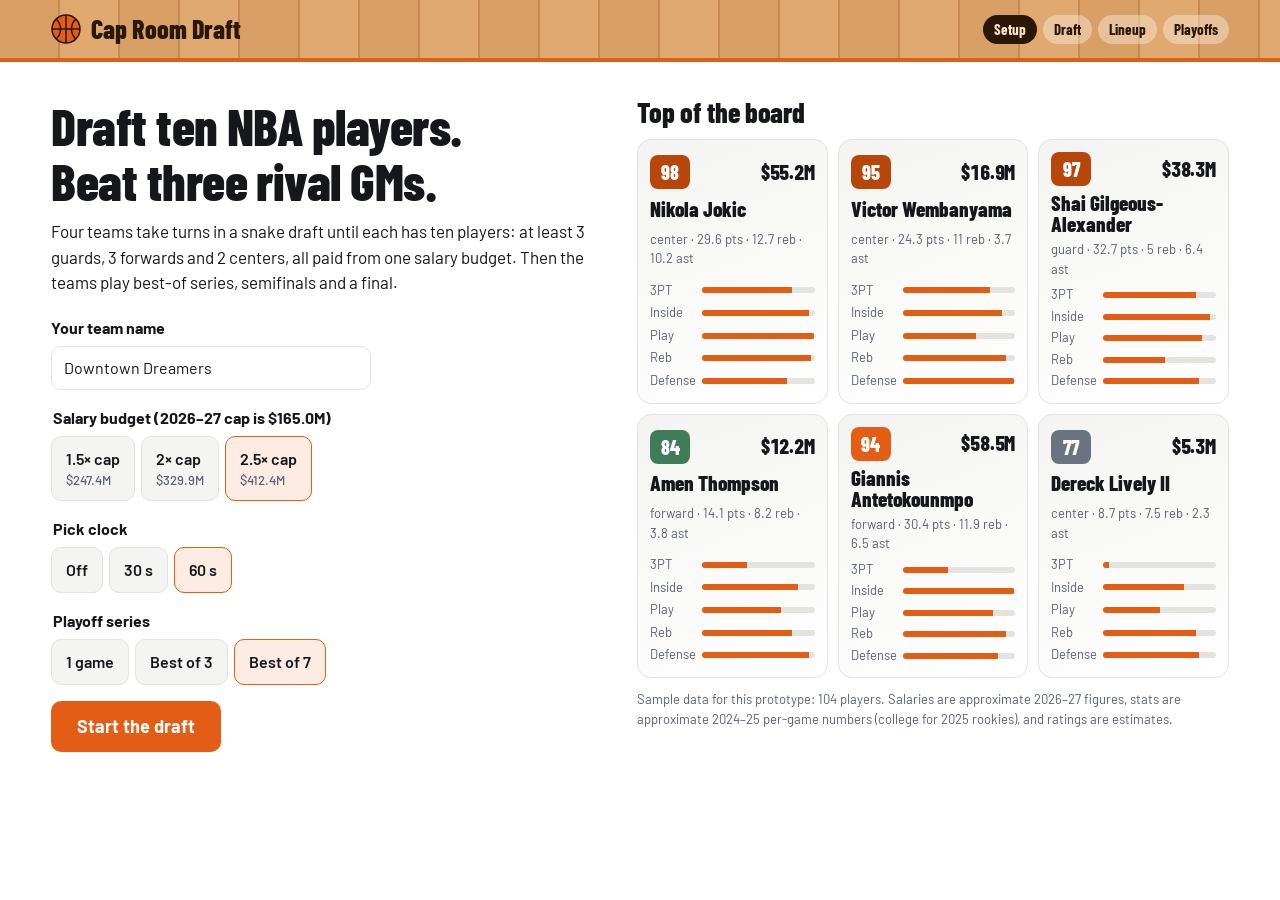
<file: prototypes/cap-room-draft.html>
<!DOCTYPE html>
<html lang="en">
<head>
<meta charset="utf-8">
<meta name="viewport" content="width=device-width,initial-scale=1">
<title>Cap Room Draft</title>
<link rel="preconnect" href="https://fonts.googleapis.com">
<link rel="preconnect" href="https://fonts.gstatic.com" crossorigin>
<link href="https://fonts.googleapis.com/css2?family=Barlow+Condensed:wght@600;700;800&family=Barlow:wght@400;500;600;700&display=swap" rel="stylesheet">
<style>
/* VOICE occasion: draft night in a front office, lively but orderly
   IDEA the war-room big board under an arena's hardwood, then a playoff bracket on the scoreboard
   PICTURE the live draft board (draft), the roster card (lineup), the bracket (tournament)
   COLOUR white or near-black ground, maple hardwood band, basketball orange accent, team colours
   TYPE Barlow Condensed 800 for names and numbers + Barlow for text
   LAYOUT laptop: clock bar, board 2fr beside rosters 1fr; phone: clock, board, rosters stacked */
:root{color-scheme:light dark;--bg:light-dark(#ffffff,#121417);--ink:light-dark(#15171a,#eef0f2);--mut:light-dark(#5b616b,#9aa1ab);--pan:light-dark(#f4f4f2,#1b1e23);--line:light-dark(#e3e3df,#2c3038);--or:#e35d14;--orx:light-dark(#b8460a,#ff8a47);--wood1:#d9a066;--wood2:#c98a4f;--woodink:#2a1708}
:root[data-theme=light]{color-scheme:light}
:root[data-theme=dark]{color-scheme:dark}
*{box-sizing:border-box;min-width:0}
html,body{margin:0}
body{background:var(--bg);color:var(--ink);font:16px/1.5 Barlow,system-ui,sans-serif;overflow-x:clip}
h1,h2,h3,.cond{font-family:"Barlow Condensed",Barlow,sans-serif;letter-spacing:-.01em;line-height:1.05;margin:0}
h1{font-size:clamp(34px,5vw,52px);font-weight:800;text-wrap:balance}
h2{font-size:28px;font-weight:800}
h3{font-size:20px;font-weight:700}
button,input,select{font:inherit;color:inherit}
button{cursor:pointer}
.band{padding:clamp(18px,3vw,36px) max(4vw,16px)}
.wood{background:repeating-linear-gradient(90deg,var(--wood1) 0 58px,var(--wood2) 58px 60px,#dfa96f 60px 118px,var(--wood2) 118px 120px);color:var(--woodink);padding:14px max(4vw,16px);display:flex;flex-wrap:wrap;gap:8px 20px;align-items:center;justify-content:space-between;border-bottom:4px solid var(--or)}
.wood .brand{font:800 26px/1 "Barlow Condensed",sans-serif;display:flex;align-items:center;gap:10px}
.steps{display:flex;gap:6px;flex-wrap:wrap}
.steps span{font:700 15px/1 "Barlow Condensed",sans-serif;padding:7px 11px;border-radius:99px;background:rgba(255,255,255,.35)}
.steps span.on{background:var(--woodink);color:#fbe3c7}
.btn{min-height:44px;padding:10px 18px;border-radius:10px;border:0;background:var(--or);color:#fff;font-weight:700}
.btn:hover{filter:brightness(1.08)}
.btn:disabled{background:var(--line);color:var(--mut);cursor:not-allowed;filter:none}
.btn.ghost{background:transparent;border:1.5px solid var(--line);color:var(--ink)}
:focus-visible{outline:3px solid var(--or);outline-offset:2px}
.fine{font-size:13px;color:var(--mut)}
.ovr{display:inline-grid;place-items:center;min-width:40px;height:34px;border-radius:8px;font:800 20px/1 "Barlow Condensed",sans-serif;color:#fff;background:#6b7280}
.o95{background:#b8460a}.o90{background:#e35d14}.o85{background:#2457c5}.o80{background:#3f7d58}.o75{background:#6b7280}.o60{background:#9ca3af}
.pos{display:inline-block;min-width:22px;text-align:center;font:700 13px/20px "Barlow Condensed",sans-serif;border-radius:5px;background:var(--pan);border:1px solid var(--line);color:var(--mut)}
.num{text-align:right;white-space:nowrap;font-variant-numeric:tabular-nums}
/* lobby */
.lobby{display:grid;grid-template-columns:minmax(0,1fr) minmax(0,1.1fr);gap:clamp(20px,4vw,48px);align-items:start}
.lede{font-size:17px;max-width:60ch;margin:12px 0 20px}
.field{margin:0 0 16px;border:0;padding:0}
.field legend,.field label.l{display:block;font-weight:700;margin-bottom:6px}
.seg{display:flex;flex-wrap:wrap;gap:6px}
.seg label{position:relative}
.seg input{position:absolute;opacity:0;inset:0}
.seg span{display:block;min-height:44px;padding:10px 14px;border-radius:10px;border:1.5px solid var(--line);background:var(--pan);font-weight:600}
.seg span small{display:block;font-size:13px;font-weight:500;color:var(--mut)}
.seg input:checked+span{border-color:var(--or);background:color-mix(in srgb,var(--or) 12%,var(--bg))}
.seg input:focus-visible+span{outline:3px solid var(--or)}
.txt{min-height:44px;padding:8px 12px;border-radius:10px;border:1.5px solid var(--line);background:var(--bg);font-size:16px;width:100%;max-width:320px}
.cards{display:grid;grid-template-columns:repeat(auto-fill,minmax(150px,1fr));gap:10px}
.card{border-radius:14px;padding:12px;background:linear-gradient(160deg,var(--pan),var(--bg));border:1px solid var(--line);display:grid;gap:6px}
.card .nm{font:800 21px/1 "Barlow Condensed",sans-serif}
.card .row{display:flex;justify-content:space-between;align-items:center;gap:6px}
.bars{display:grid;grid-template-columns:auto minmax(0,1fr);gap:2px 6px;font-size:13px;color:var(--mut);align-items:center}
.bars i{display:block;height:6px;border-radius:3px;background:var(--line);overflow:hidden}
.bars i b{display:block;height:100%;background:var(--or)}
/* draft */
.clock{display:grid;grid-template-columns:auto minmax(0,1fr) auto;gap:12px 24px;align-items:center;background:var(--pan);border-bottom:1px solid var(--line)}
.clk{font:800 clamp(40px,6vw,64px)/1 "Barlow Condensed",sans-serif;font-variant-numeric:tabular-nums;min-width:2.2ch;text-align:center}
.clk.low{color:var(--orx)}
.otc .who{font:800 26px/1.05 "Barlow Condensed",sans-serif}
.dot{display:inline-block;width:12px;height:12px;border-radius:50%;margin-right:6px;vertical-align:1px}
.mine{display:flex;flex-wrap:wrap;gap:8px 18px;align-items:center;justify-content:flex-end}
.stat b{display:block;font:800 22px/1 "Barlow Condensed",sans-serif}
.stat{font-size:13px;color:var(--mut)}
.dgrid{display:grid;grid-template-columns:minmax(0,2fr) minmax(0,1fr);gap:24px;align-items:start}
.tools{display:flex;flex-wrap:wrap;gap:8px;margin-bottom:10px;align-items:center}
.chip{min-height:40px;padding:6px 14px;border-radius:99px;border:1.5px solid var(--line);background:var(--bg);font-weight:600}
.chip.on{background:var(--ink);color:var(--bg);border-color:var(--ink)}
.tools .txt{max-width:220px;min-height:40px}
.tools select{min-height:40px;border-radius:10px;border:1.5px solid var(--line);background:var(--bg);padding:6px 10px;font-size:16px}
.scroll{overflow-x:auto}
.boardwrap{max-height:70vh;overflow:auto;border:1px solid var(--line);border-radius:12px}
table{border-collapse:collapse;width:100%}
th{position:sticky;top:0;background:var(--pan);font-size:13px;font-weight:700;color:var(--mut);text-align:left;padding:8px 6px;z-index:1;white-space:nowrap}
td{padding:7px 6px;border-top:1px solid var(--line);vertical-align:middle}
tr.no td{opacity:.55}
td .pn{font-weight:700;line-height:1.15}
td .sub{font-size:13px;color:var(--mut);white-space:nowrap}
.dr{min-height:36px;padding:6px 12px;border-radius:8px;border:0;background:var(--or);color:#fff;font-weight:700;white-space:nowrap}
.dr:disabled{background:transparent;color:var(--mut);font-weight:500;font-size:13px;cursor:default;padding:6px 0}
.teams{display:grid;gap:12px}
.team{border:1px solid var(--line);border-radius:12px;padding:12px;border-top:5px solid var(--c)}
.team.now{box-shadow:0 0 0 2px var(--c)}
.team h3{display:flex;justify-content:space-between;gap:8px}
.budget{height:8px;border-radius:4px;background:var(--line);margin:8px 0 4px;overflow:hidden}
.budget b{display:block;height:100%;background:var(--c)}
.ros{list-style:none;margin:8px 0 0;padding:0;display:grid;gap:3px;font-size:14px}
.ros li{display:grid;grid-template-columns:24px minmax(0,1fr) auto auto;gap:6px;align-items:center}
.ros li.empty{color:var(--mut);border:1px dashed var(--line);border-radius:6px;padding:1px 6px;display:block;font-size:13px}
.ros .o{font:800 16px/1 "Barlow Condensed",sans-serif}
.log{display:flex;gap:8px;overflow-x:auto;padding-bottom:4px}
.log div{flex:none;border:1px solid var(--line);border-left:4px solid var(--c);border-radius:8px;padding:6px 10px;font-size:14px}
/* lineup + tourney */
.lgrid{display:grid;grid-template-columns:minmax(0,1.4fr) minmax(0,1fr);gap:28px;align-items:start}
.slot{display:grid;grid-template-columns:44px minmax(0,1fr) auto auto;gap:10px;align-items:center;padding:8px 10px;border:1.5px solid var(--line);border-radius:10px;background:var(--bg);width:100%;text-align:left;min-height:52px}
.slot.st{border-color:var(--or);background:color-mix(in srgb,var(--or) 9%,var(--bg))}
.slots{display:grid;gap:6px}
.tag{font-size:13px;font-weight:700;color:var(--orx);white-space:nowrap}
.seedrow{display:grid;grid-template-columns:28px minmax(0,1fr) auto;gap:8px;align-items:center;padding:10px 0;border-top:1px solid var(--line)}
.bk{display:grid;grid-template-columns:minmax(0,1fr) minmax(0,1fr) minmax(0,.8fr);gap:0 28px;align-items:center;background:light-dark(#1d2027,#0b0c0f);color:#eef0f2;border-radius:16px;padding:clamp(16px,3vw,28px)}
.col{display:grid;gap:22px}
.ser{background:#2a2e37;border-radius:10px;overflow:hidden;position:relative}
.ser .tm{display:grid;grid-template-columns:22px minmax(0,1fr) auto;gap:8px;align-items:center;padding:9px 12px;border-left:5px solid var(--c)}
.ser .tm+.tm{border-top:1px solid #3a3f4a}
.ser .tm.out{opacity:.45}
.ser .w{font:800 24px/1 "Barlow Condensed",sans-serif}
.ser .tn{font:700 18px/1.1 "Barlow Condensed",sans-serif}
.ser .sd{font-size:13px;color:#9aa1ab}
.champ{text-align:center;display:grid;gap:6px;justify-items:center}
.trophy{width:84px;height:110px}
.games{font-size:13px;color:#9aa1ab;padding:4px 12px 8px}
.ctl{display:flex;flex-wrap:wrap;gap:10px;margin:18px 0}
.box{display:grid;grid-template-columns:minmax(0,1fr) minmax(0,1fr);gap:20px}
.final{font:800 clamp(28px,4vw,40px)/1 "Barlow Condensed",sans-serif;display:flex;gap:14px;align-items:baseline;flex-wrap:wrap;margin-bottom:10px}
@media(max-width:900px){.dgrid,.lgrid{grid-template-columns:minmax(0,1fr)}.teams{grid-template-columns:repeat(auto-fit,minmax(min(100%,260px),1fr))}.boardwrap{max-height:none}}
@media(max-width:760px){.lobby{grid-template-columns:minmax(0,1fr)}.bk{grid-template-columns:minmax(0,1fr)}.col{gap:12px}.champ{padding-top:16px}.box{grid-template-columns:minmax(0,1fr)}.clock{grid-template-columns:auto minmax(0,1fr)}.mine{grid-column:1/-1;justify-content:flex-start}}
@media(max-width:600px){.hide-s{display:none}table{font-size:14px}td,th{padding:6px 4px}td .sub{white-space:normal}.ovr{min-width:34px;height:30px;font-size:18px}.dr{padding:6px 10px}.dr:disabled{white-space:normal;max-width:6em;text-align:right}}
@media(prefers-reduced-motion:no-preference){.pulse{animation:p 1s ease-in-out infinite alternate}@keyframes p{from{opacity:1}to{opacity:.55}}}
</style>
</head>
<body>
<header class="wood"><div class="brand"><svg width="30" height="30" viewBox="0 0 30 30" aria-hidden="true"><circle cx="15" cy="15" r="14" fill="#e35d14" stroke="#2a1708" stroke-width="1.5"/><path d="M1 15h28M15 1v28M5 5c6 5 6 15 0 20M25 5c-6 5-6 15 0 20" fill="none" stroke="#2a1708" stroke-width="1.5"/></svg>Cap Room Draft</div><nav class="steps" id="steps"></nav></header>
<main id="app"></main>
<script>{
const RAW=`Nikola Jokic|C|98|55.2|29.6|12.7|10.2|95|80|99|97|60|75
Shai Gilgeous-Alexander|G|97|38.3|32.7|5.0|6.4|95|82|88|55|85|50
Victor Wembanyama|C|95|16.9|24.3|11.0|3.7|88|78|65|92|80|99
Luka Doncic|G|95|49.5|28.2|8.2|7.7|88|85|95|75|50|45
Giannis Antetokounmpo|F|94|58.5|30.4|11.9|6.5|99|40|80|92|72|85
Anthony Edwards|G|92|48.9|27.6|5.7|4.5|85|88|72|58|80|55
Jayson Tatum|F|90|58.4|26.8|8.7|6.0|82|84|78|80|78|65
Jalen Brunson|G|90|37.7|26.0|2.9|7.3|90|82|88|35|50|35
Cade Cunningham|G|90|49.0|26.1|6.1|9.1|85|76|93|62|72|50
Donovan Mitchell|G|89|50.2|24.0|4.5|5.0|84|86|78|48|70|40
Stephen Curry|G|89|62.6|24.5|4.4|6.0|75|99|85|45|60|35
Anthony Davis|C|88|58.5|24.7|11.6|3.5|90|50|60|92|70|94
Jalen Williams|F|88|41.2|21.6|5.3|5.1|82|78|78|62|85|65
Evan Mobley|F|87|50.1|18.5|9.3|3.2|82|62|65|85|78|95
Devin Booker|G|87|53.1|25.6|4.1|7.1|86|84|84|45|55|35
Kevin Durant|F|87|46.0|26.6|6.0|4.2|90|90|72|62|65|65
Jaylen Brown|F|87|53.1|22.2|5.8|4.5|86|72|68|62|78|55
Karl-Anthony Towns|C|86|53.1|24.4|12.8|3.1|85|88|60|92|45|60
Paolo Banchero|F|86|41.2|25.9|7.5|4.8|88|68|75|75|65|62
Tyrese Haliburton|G|86|45.6|18.6|3.5|9.2|65|88|97|45|60|35
Domantas Sabonis|C|85|45.0|19.1|13.9|6.0|85|55|85|98|45|60
Alperen Sengun|C|85|36.6|19.1|10.3|4.9|90|50|80|90|50|72
Tyrese Maxey|G|85|40.9|26.3|3.3|6.1|84|82|80|40|62|35
Kawhi Leonard|F|85|50.0|21.5|5.9|3.1|86|84|65|62|85|65
Joel Embiid|C|85|59.4|23.8|8.2|4.5|94|65|70|85|50|80
Chet Holmgren|C|85|41.2|15.0|8.0|2.0|75|78|55|82|70|92
Amen Thompson|F|84|12.2|14.1|8.2|3.8|85|40|70|80|95|72
Jalen Johnson|F|84|30.0|18.9|10.0|5.0|85|60|75|85|72|65
Scottie Barnes|F|84|41.6|19.3|7.7|5.8|80|60|80|78|80|75
Franz Wagner|F|84|41.8|24.2|5.7|4.7|84|70|75|60|75|55
Bam Adebayo|C|84|51.3|18.1|9.6|4.3|78|55|70|85|82|88
Jaren Jackson Jr.|C|84|45.4|22.2|5.6|2.0|80|75|50|65|70|94
Pascal Siakam|F|84|46.9|20.2|6.9|3.4|87|70|70|70|68|62
De'Aaron Fox|G|84|51.6|23.5|4.6|6.1|86|72|82|45|70|35
Kyrie Irving|G|84|39.5|24.7|4.8|4.6|88|88|80|45|55|30
Trae Young|G|84|49.0|24.2|3.1|11.6|70|84|98|30|35|25
Cooper Flagg|F|84|13.8|19.2|7.5|4.2|82|65|75|75|80|72|n
Jamal Murray|G|82|50.1|21.4|3.9|6.0|78|84|80|42|55|35
Derrick White|G|82|30.1|16.4|4.5|4.8|68|84|75|50|85|60
Dyson Daniels|G|82|25.0|14.1|5.9|4.4|65|55|70|58|98|60
James Harden|G|82|42.3|22.8|5.8|8.7|75|80|95|55|50|40
Ja Morant|G|82|42.2|23.2|4.1|7.3|92|62|85|48|55|35
LaMelo Ball|G|82|40.8|25.2|4.9|7.4|75|82|90|55|55|35
Zion Williamson|F|82|42.2|24.6|7.2|5.3|97|30|70|72|55|60
Lauri Markkanen|F|82|46.4|19.0|5.9|1.5|78|87|50|70|50|55
Jimmy Butler|F|81|56.8|17.5|5.5|5.4|85|55|78|60|80|60
Darius Garland|G|81|42.2|20.6|2.9|6.7|75|85|87|30|45|25
Desmond Bane|G|81|36.7|19.2|5.3|5.3|72|87|72|52|65|40
Deni Avdija|F|81|15.6|16.9|7.3|3.9|82|68|70|72|70|60
Mikal Bridges|F|80|33.2|17.6|3.2|3.7|72|78|62|45|82|50
OG Anunoby|F|80|39.6|18.0|4.6|2.2|70|78|50|55|90|65
Rudy Gobert|C|80|36.5|12.0|10.9|2.1|70|5|35|92|50|95
Myles Turner|C|80|27.0|15.6|6.5|1.5|70|80|40|65|50|88
Ivica Zubac|C|80|20.0|16.8|12.6|2.7|82|5|45|95|45|85
Trey Murphy III|F|80|27.3|21.2|5.1|3.5|72|84|55|55|65|55
Stephon Castle|G|79|10.3|14.7|3.7|4.1|80|50|72|45|72|45
Julius Randle|F|79|33.3|18.7|7.0|4.7|85|70|70|72|45|45
Jarrett Allen|C|79|28.0|13.5|9.7|1.9|78|5|40|88|45|85
Michael Porter Jr.|F|79|40.8|18.2|7.0|2.1|75|85|45|70|40|45
Tyler Herro|G|79|31.0|23.9|5.2|5.5|72|85|75|52|40|30
Ausar Thompson|F|78|10.9|10.1|6.0|2.4|72|30|55|70|92|70
Jabari Smith Jr.|F|78|24.4|12.2|7.2|1.3|65|75|40|72|70|75
Josh Giddey|G|78|25.0|14.6|8.1|7.2|70|70|88|75|45|40
Jalen Suggs|G|78|32.4|16.2|4.0|3.7|70|70|68|45|90|55
Aaron Gordon|F|78|32.5|14.7|4.8|3.2|82|70|60|62|75|70
Brandon Miller|F|78|14.0|21.0|4.9|3.6|72|80|60|55|60|50
Isaiah Hartenstein|C|78|28.5|11.2|9.8|3.8|72|10|65|90|45|80
Jrue Holiday|G|78|34.8|11.1|4.3|4.0|60|78|72|50|85|50
Christian Braun|G|77|22.0|15.4|5.2|2.5|78|65|55|58|78|50
Herbert Jones|F|77|14.9|10.3|3.5|2.1|55|70|50|45|95|65
Jaden McDaniels|F|77|23.8|12.2|5.8|2.1|65|65|45|55|90|70
Jalen Green|G|77|35.6|21.0|4.6|3.4|78|72|60|45|45|30
Zach LaVine|G|77|49.0|23.3|4.5|4.2|80|86|62|45|40|30
Dereck Lively II|C|77|5.3|8.7|7.5|2.3|72|5|50|82|50|85
Draymond Green|F|76|25.9|9.0|6.1|5.6|50|55|85|70|85|85
Paul George|F|76|54.1|16.2|5.3|4.3|72|80|65|55|70|50
Keegan Murray|F|76|26.7|12.4|7.0|1.8|65|72|45|68|70|60
Onyeka Okongwu|C|76|16.0|13.4|10.0|2.4|72|35|50|85|50|78
Naz Reid|C|76|25.0|14.2|6.0|2.3|72|78|50|65|45|60
Payton Pritchard|G|76|7.7|14.3|3.8|3.5|60|84|72|45|55|30
Cam Johnson|F|76|22.5|18.8|4.3|3.4|60|85|50|50|55|45
Josh Hart|G|76|19.6|13.6|9.6|5.9|72|55|72|85|75|55
Fred VanVleet|G|76|25.0|14.1|3.7|5.6|55|75|85|40|72|40
Kel'el Ware|C|76|4.6|9.7|7.1|0.8|72|50|35|80|45|78
Cason Wallace|G|76|5.7|8.3|3.4|2.1|55|72|60|40|88|45
Kon Knueppel|F|76|10.0|14.4|4.0|2.7|62|86|60|50|55|40|n
Dylan Harper|G|76|12.4|19.4|4.6|4.0|80|65|78|50|60|40|n
Alex Sarr|C|76|12.5|13.0|6.6|2.6|65|60|50|70|50|85
DeMar DeRozan|F|76|25.7|22.2|3.9|4.4|85|50|72|45|45|35
Immanuel Quickley|G|75|32.5|17.1|5.8|5.8|65|78|78|50|50|30
RJ Barrett|F|75|29.0|21.6|6.4|5.4|80|62|65|58|45|40
Nickeil Alexander-Walker|G|75|15.0|9.4|3.1|2.7|55|75|60|40|82|45
Zaccharie Risacher|F|74|14.2|12.6|3.5|1.2|65|72|45|45|60|45
Lu Dort|G|74|18.2|10.1|4.1|1.6|50|72|40|45|92|50
Andrew Wiggins|F|74|30.2|18.2|4.5|2.6|72|72|45|52|70|55
Nic Claxton|C|74|25.4|10.0|7.0|2.3|70|5|45|75|55|82
Daniel Gafford|C|74|14.4|12.3|7.0|1.0|78|0|30|78|40|82
Toumani Camara|F|74|19.5|11.3|5.9|2.2|60|65|45|55|90|60
Bilal Coulibaly|F|74|9.3|12.3|5.0|3.4|62|50|55|55|82|60
Donte DiVincenzo|G|74|12.7|11.7|4.3|3.7|55|80|62|50|70|40
Malik Monk|G|74|20.6|17.2|3.9|5.6|68|76|72|40|40|25
Klay Thompson|G|72|17.5|14.0|3.4|2.0|50|85|45|40|55|40
Kyle Kuzma|F|72|20.4|14.1|6.4|2.5|72|60|50|62|45|45
Jordan Poole|G|72|34.0|20.5|3.0|4.5|70|76|70|35|35|25`;
const P=RAW.split('\n').map((l,i)=>{const f=l.split('|');return{id:i,name:f[0],pos:f[1],ovr:+f[2],sal:+f[3],pts:+f[4],reb:+f[5],ast:+f[6],r:{ins:+f[7],thr:+f[8],pla:+f[9],reb:+f[10],pdef:+f[11],idef:+f[12]},ncaa:f[13]==='n'}});
const CAP=164.961,MIN=2.3,SLOTS=10,REQ={G:3,F:3,C:2};
const POSN={G:'guard',F:'forward',C:'center'};
const COLS=['#e35d14','#2457c5','#8a3fc4','#0e8a7b'];
const BOTS=[{name:'Riverside Stars',k:.1,blurb:'chases stars'},{name:'Bayport Bargains',k:.6,blurb:'hunts value'},{name:'Summit Balance',k:.3,blurb:'plays it straight'}];
const MINS=[34,34,33,32,31,22,18,14,12,10];
let S=null;

function rnd(){S.rs=(S.rs+0x6D2B79F5)|0;let t=S.rs;t=Math.imul(t^t>>>15,t|1);t^=t+Math.imul(t^t>>>7,t|61);return((t^t>>>14)>>>0)/4294967296}
const getP=id=>id<1000?P[id]:S.extra.find(x=>x.id===id);
const spent=t=>t.ros.reduce((s,id)=>s+getP(id).sal,0);
const left=t=>S.budget-spent(t);
const cnt=t=>{const c={G:0,F:0,C:0};t.ros.forEach(id=>c[getP(id).pos]++);return c};
const needs=c=>Object.keys(REQ).reduce((s,k)=>s+Math.max(0,REQ[k]-c[k]),0);
const needList=t=>{const c=cnt(t);return Object.keys(REQ).filter(k=>c[k]<REQ[k]).map(k=>(REQ[k]-c[k])+' '+k)};
const avail=()=>P.filter(p=>!S.taken.includes(p.id));
const money=v=>'$'+v.toFixed(1)+'M';
const value=p=>(p.ovr-60)/p.sal;

function why(t,p){
  const sl=SLOTS-t.ros.length;
  if(sl<=0)return'Roster full';
  if(left(t)-p.sal<(sl-1)*MIN-1e-9)return'Over budget';
  const c=cnt(t);c[p.pos]++;
  if(needs(c)>sl-1)return'Need '+needList(t).join(', ');
  return'';
}
function choose(t,k){
  k=k??t.k;
  const sl=SLOTS-t.ros.length,per=left(t)/sl,c=cnt(t);
  let best=null,bs=-1e9;
  for(const p of avail()){
    if(why(t,p))continue;
    let s=p.ovr-Math.max(0,p.sal-per)*k+rnd()*3;
    if(c[p.pos]<REQ[p.pos])s+=2+(sl<=4?6:0);
    if(c[p.pos]>=5)s-=6;
    if(sl>1){const ch=avail().filter(q=>q.id!==p.id).map(q=>q.sal).sort((x,y)=>x-y).slice(0,(sl-1)*2);let f=0;for(let j=0;j<sl-1;j++)f+=ch[j*2]??MIN;if(left(t)-p.sal<f)s-=12}
    if(s>bs){bs=s;best=p}
  }
  return best;
}
function newGame(o){
  const seat=Math.floor(Math.random()*4),teams=[];let b=0;
  for(let i=0;i<4;i++){
    if(i===seat)teams.push({name:o.name||'Your team',human:true,k:.3,ros:[],col:COLS[0]});
    else{const bt=BOTS[b++];teams.push({name:bt.name,blurb:bt.blurb,human:false,k:bt.k,ros:[],col:COLS[b]})}
  }
  const order=[];
  for(let r=0;r<SLOTS;r++){const row=[0,1,2,3];if(r%2)row.reverse();order.push(...row)}
  S={phase:'draft',mult:o.mult,timer:o.timer,series:o.series,budget:+(CAP*o.mult).toFixed(3),teams,order,pick:0,taken:[],extra:[],log:[],rs:(Math.random()*2**31)|0,me:seat,filter:'all',q:'',sort:'ovr',starters:null,br:null,box:null};
}
function doPick(i,p,auto){
  const t=S.teams[i];
  if(!p){
    const c=cnt(t);const pos=Object.keys(REQ).sort((a,b)=>(c[a]-REQ[a])-(c[b]-REQ[b]))[0];
    p={id:1000+S.extra.length,name:'Replacement '+POSN[pos],pos,ovr:60,sal:MIN,pts:4.1,reb:2.3,ast:1.0,r:{ins:55,thr:55,pla:50,reb:55,pdef:55,idef:55},rep:true};
    S.extra.push(p);
  }else S.taken.push(p.id);
  t.ros.push(p.id);
  S.log.unshift({n:S.pick+1,t:i,id:p.id,auto:!!auto});
  S.pick++;
  if(S.pick>=S.order.length){S.phase='lineup';S.starters=autoStart(S.me)}
}
function autoStart(i){
  const r=S.teams[i].ros.map(getP).sort((a,b)=>b.ovr-a.ovr),st=[];
  const take=(pos,n)=>{for(const p of r){if(n<=0)break;if(p.pos===pos&&!st.includes(p.id)){st.push(p.id);n--}}};
  take('C',1);take('G',2);take('F',1);
  for(const p of r){if(st.length>=5)break;if(!st.includes(p.id))st.push(p.id)}
  return st;
}
function lineup(i){
  const st=i===S.me&&S.starters?S.starters:autoStart(i);
  const ros=S.teams[i].ros.map(getP);
  const a=ros.filter(p=>st.includes(p.id)).sort((x,y)=>y.ovr-x.ovr);
  const b=ros.filter(p=>!st.includes(p.id)).sort((x,y)=>y.ovr-x.ovr);
  return[...a,...b].map((p,j)=>({p,min:MINS[j]}));
}
const rating=i=>lineup(i).reduce((s,x)=>s+x.p.ovr*x.min,0)/240;
function agg(L,k){let s=0;for(const x of L)s+=x.p.r[k]*x.min;return s/240}
function pickW(L,f){let tot=0;const w=L.map(x=>{const v=Math.max(1e-3,f(x));tot+=v;return v});let r=rnd()*tot;for(let i=0;i<L.length;i++){r-=w[i];if(r<=0)return i}return L.length-1}
function simGame(a,b){
  const L=[lineup(a),lineup(b)];
  const box=L.map(l=>l.map(x=>({id:x.p.id,min:x.min,pts:0,reb:0,ast:0})));
  const R=L.map(l=>({pla:agg(l,'pla'),pdef:agg(l,'pdef'),idef:agg(l,'idef'),reb:agg(l,'reb')}));
  const sc=[0,0];
  function one(o){
    const d=1-o,l=L[o],O=R[o],D=R[d];
    if(rnd()<.125+(D.pdef-70)*.0015-(O.pla-70)*.0015)return;
    for(let tries=0;tries<4;tries++){
      const si=pickW(l,x=>x.min*Math.pow(Math.max(1,x.p.ovr-55),1.7)),s=l[si].p;
      const tr=Math.min(.6,Math.max(.04,.08+(s.r.thr-50)*.009));
      let made,pts;
      if(rnd()<tr){made=rnd()<.345+(s.r.thr-75)*.0045+(s.ovr-80)*.0015-(D.pdef-70)*.002+(O.pla-70)*.001;pts=3}
      else{
        if(rnd()<.13){const fp=Math.min(.92,.62+s.r.thr*.003);let ft=0;for(let j=0;j<2;j++)if(rnd()<fp)ft++;sc[o]+=ft;box[o][si].pts+=ft;return}
        made=rnd()<.505+(s.r.ins-75)*.004+(s.ovr-80)*.002-(D.idef-70)*.0025+(O.pla-70)*.001;pts=2;
      }
      if(made){
        sc[o]+=pts;box[o][si].pts+=pts;
        if(rnd()<.6){const ai=pickW(l,x=>x===l[si]?0:x.min*x.p.r.pla**2);box[o][ai].ast++}
        return;
      }
      if(rnd()<.26+(O.reb-D.reb)*.004){box[o][pickW(l,x=>x.min*x.p.r.reb**2)].reb++;continue}
      box[d][pickW(L[d],x=>x.min*x.p.r.reb**2)].reb++;return;
    }
  }
  for(let k=0;k<94;k++){one(0);one(1)}
  let ot=0;
  while(sc[0]===sc[1]){for(let k=0;k<10;k++){one(0);one(1)}ot++}
  return{t:[a,b],sc,box,ot};
}
function startTourney(){
  const seeds=[0,1,2,3].sort((x,y)=>rating(y)-rating(x));
  S.seeds=seeds;
  S.br={need:Math.ceil(S.series/2),rounds:[[{a:seeds[0],b:seeds[3],w:[0,0],g:[]},{a:seeds[1],b:seeds[2],w:[0,0],g:[]}]]};
  S.phase='tourney';S.box=null;
}
const done=s=>Math.max(...s.w)>=S.br.need;
const winner=s=>s.w[0]>s.w[1]?s.a:s.b;
function playNext(){
  const rs=S.br.rounds,cur=rs[rs.length-1];
  let mine=null;
  for(const s of cur){
    if(done(s))continue;
    const g=simGame(s.a,s.b);
    s.w[g.sc[0]>g.sc[1]?0:1]++;
    s.g.push({sc:g.sc,ot:g.ot});
    if(s.a===S.me||s.b===S.me||!mine)mine=g;
  }
  if(mine)S.box=mine;
  if(cur.every(done)){
    if(rs.length===1){
      const w=cur.map(winner).sort((x,y)=>S.seeds.indexOf(x)-S.seeds.indexOf(y));
      rs.push([{a:w[0],b:w[1],w:[0,0],g:[]}]);
    }else{S.champ=winner(cur[0]);S.phase='done'}
  }
}
if(typeof module!=='undefined')module.exports={get S(){return S},set S(v){S=v},P,newGame,doPick,choose,why,startTourney,playNext,simGame,rating,spent,cnt,left,lineup};

const $=s=>document.querySelector(s);
const app=$('#app');
const esc=s=>String(s).replace(/[&<>"']/g,c=>({'&':'&amp;','<':'&lt;','>':'&gt;','"':'&quot;',"'":'&#39;'}[c]));
const oc=o=>o>=95?'o95':o>=90?'o90':o>=85?'o85':o>=80?'o80':o>=70?'o75':'o60';
const ovr=p=>`<span class="ovr ${oc(p.ovr)}">${p.ovr}</span>`;
const pos=p=>`<span class="pos">${p.pos}</span>`;
const line=p=>p.rep?'Bench depth':`${p.pts} pts · ${p.reb} reb · ${p.ast} ast${p.ncaa?' (college)':''}`;
let timerId=null,botId=null,tleft=0;
const isMine=()=>S.phase==='draft'&&S.order[S.pick]===S.me;

function steps(){
  const ph=S?S.phase:'lobby',k={lobby:0,draft:1,lineup:2,tourney:3,done:3}[ph];
  $('#steps').innerHTML=['Setup','Draft','Lineup','Playoffs'].map((s,i)=>`<span class="${i===k?'on':''}">${s}</span>`).join('');
}
function render(){
  steps();
  if(!S||S.phase==='lobby')return lobby();
  if(S.phase==='draft')return draft();
  if(S.phase==='lineup')return lineupView();
  return tourney();
}
function tick(){
  clearInterval(timerId);clearTimeout(botId);
  render();
  if(!S||S.phase!=='draft')return;
  const i=S.order[S.pick],t=S.teams[i];
  if(!t.human){botId=setTimeout(()=>{doPick(i,choose(t));tick()},550+Math.random()*500);return}
  if(S.timer>0){
    tleft=S.timer;
    timerId=setInterval(()=>{
      tleft--;const el=$('#clk');
      if(el){el.textContent=tleft;el.classList.toggle('low',tleft<=10)}
      if(tleft<=0){doPick(i,choose(t,.3),true);tick()}
    },1000);
  }
}

/* ---------- lobby ---------- */
function seg(name,opts,val){
  return `<div class="seg">${opts.map(o=>`<label><input type="radio" name="${name}" value="${o.v}" ${o.v==val?'checked':''}><span>${o.l}${o.s?`<small>${o.s}</small>`:''}</span></label>`).join('')}</div>`;
}
function pcard(p){
  const b=[['3PT',p.r.thr],['Inside',p.r.ins],['Play',p.r.pla],['Reb',p.r.reb],['Defense',Math.max(p.r.pdef,p.r.idef)]];
  return `<div class="card"><div class="row">${ovr(p)}<span class="num cond" style="font-size:20px;font-weight:800">${money(p.sal)}</span></div><div class="nm">${esc(p.name)}</div><div class="fine">${POSN[p.pos]} · ${line(p)}</div><div class="bars">${b.map(([l,v])=>`<span>${l}</span><i><b style="width:${v}%"></b></i>`).join('')}</div></div>`;
}
function lobby(){
  const top=[...P].sort((a,b)=>b.ovr-a.ovr||a.sal-b.sal);
  const picks=[top[0],top[2],top[1],P.find(p=>p.name==='Amen Thompson'),top[4],P.find(p=>p.name==='Dereck Lively II')];
  app.innerHTML=`<section class="band lobby">
  <div>
    <h1>Draft ten NBA players. Beat three rival GMs.</h1>
    <p class="lede">Four teams take turns in a snake draft until each has ten players: at least 3 guards, 3 forwards and 2 centers, all paid from one salary budget. Then the teams play best-of series, semifinals and a final.</p>
    <form id="setup">
      <div class="field"><label class="l" for="nm">Your team name</label><input class="txt" id="nm" name="nm" maxlength="24" value="Downtown Dreamers"></div>
      <fieldset class="field"><legend>Salary budget (2026–27 cap is $165.0M)</legend>${seg('mult',[{v:1.5,l:'1.5× cap',s:money(CAP*1.5)},{v:2,l:'2× cap',s:money(CAP*2)},{v:2.5,l:'2.5× cap',s:money(CAP*2.5)}],2.5)}</fieldset>
      <fieldset class="field"><legend>Pick clock</legend>${seg('timer',[{v:0,l:'Off'},{v:30,l:'30 s'},{v:60,l:'60 s'}],60)}</fieldset>
      <fieldset class="field"><legend>Playoff series</legend>${seg('series',[{v:1,l:'1 game'},{v:3,l:'Best of 3'},{v:7,l:'Best of 7'}],7)}</fieldset>
      <button class="btn" type="submit" style="font-size:18px;padding:12px 26px">Start the draft</button>
    </form>
  </div>
  <div><h2 style="margin-bottom:12px">Top of the board</h2><div class="cards">${picks.map(pcard).join('')}</div>
  <p class="fine" style="margin-top:12px">Sample data for this prototype: ${P.length} players. Salaries are approximate 2026–27 figures, stats are approximate 2024–25 per-game numbers (college for 2025 rookies), and ratings are estimates.</p></div>
  </section>`;
  $('#setup').onsubmit=e=>{e.preventDefault();const f=new FormData(e.target);newGame({name:f.get('nm').trim(),mult:+f.get('mult'),timer:+f.get('timer'),series:+f.get('series')});tick();scrollTo(0,0)};
}

/* ---------- draft ---------- */
function rows(){
  const me=S.teams[S.me],q=S.q.toLowerCase(),my=isMine();
  let list=avail().filter(p=>(S.filter==='all'||p.pos===S.filter)&&(!q||p.name.toLowerCase().includes(q)));
  const so={ovr:(a,b)=>b.ovr-a.ovr||a.sal-b.sal,cheap:(a,b)=>a.sal-b.sal,pricey:(a,b)=>b.sal-a.sal,value:(a,b)=>value(b)-value(a)}[S.sort];
  list.sort(so);
  if(!list.length)return `<tr><td colspan="8" class="fine" style="padding:16px">No available players match.</td></tr>`;
  return list.map(p=>{const w=why(me,p);return `<tr class="${w?'no':''}"><td>${ovr(p)}</td><td><div class="pn">${esc(p.name)}</div><div class="sub">${pos(p)} ${line(p)}</div></td><td class="num cond" style="font-size:18px;font-weight:700">${money(p.sal)}</td><td class="num hide-s">${p.r.thr}</td><td class="num hide-s">${p.r.ins}</td><td class="num hide-s">${p.r.pla}</td><td class="num hide-s">${Math.max(p.r.pdef,p.r.idef)}</td><td class="num"><button class="dr" data-p="${p.id}" ${my&&!w?'':'disabled'}>${w?esc(w):my?'Draft':'Wait'}</button></td></tr>`}).join('');
}
function teamCard(t,i){
  const sp=spent(t),list=t.ros.map(getP);const now=S.phase==='draft'&&S.order[S.pick]===i;
  return `<div class="team ${now?'now':''}" style="--c:${t.col}"><h3><span>${esc(t.name)}${t.human?' (you)':''}</span><span class="num">${list.length}/10</span></h3>
  <div class="fine">${t.human?'':esc(t.blurb)+' · '}${money(S.budget-sp)} left</div><div class="budget"><b style="width:${Math.min(100,sp/S.budget*100)}%"></b></div>
  <ul class="ros">${list.map(p=>`<li>${pos(p)}<span>${esc(p.name)}</span><span class="o">${p.ovr}</span><span class="num fine">${money(p.sal)}</span></li>`).join('')}${list.length<10?`<li class="empty">${10-list.length} open · needs ${needList(t).join(', ')||'any position'}</li>`:''}</ul></div>`;
}
function draft(){
  const i=S.order[S.pick],t=S.teams[i],me=S.teams[S.me],my=isMine();
  const round=Math.floor(S.pick/4)+1,sl=10-me.ros.length,nextMine=S.order.indexOf(S.me,S.pick);
  const away=nextMine<0?'':nextMine===S.pick?'You are on the clock':`Your pick in ${nextMine-S.pick}`;
  const fq=document.activeElement&&document.activeElement.id==='q';
  app.innerHTML=`<section class="band clock">
   <div class="clk ${my?'':'fine'}" id="clk">${my?(S.timer?S.timer:'∞'):'…'}</div>
   <div class="otc"><div class="fine">Round ${round} of 10 · pick ${S.pick+1} of 40 · ${away}</div><div class="who ${my?'':'pulse'}"><span class="dot" style="background:${t.col}"></span>${my?'Your pick':esc(t.name)+' is picking'}</div></div>
   <div class="mine"><div class="stat"><b>${money(left(me))}</b>budget left</div><div class="stat"><b>${sl?money((left(me))/sl):'—'}</b>per open spot</div><div class="stat"><b>${needList(me).join(' · ')||'Covered'}</b>still needed</div>
   <button class="btn ghost" id="rep" ${my?'':'disabled'} title="Adds a 60-rated player on a minimum deal">Sign replacement (${money(MIN)})</button></div>
  </section>
  <section class="band dgrid">
   <div><div class="tools" role="group" aria-label="Filter">${['all','G','F','C'].map(f=>`<button class="chip ${S.filter===f?'on':''}" data-f="${f}">${f==='all'?'All':POSN[f]+'s'}</button>`).join('')}
    <input class="txt" id="q" type="search" placeholder="Search players" value="${esc(S.q)}" aria-label="Search players">
    <select id="sort" aria-label="Sort"><option value="ovr">Best rating</option><option value="value">Best value</option><option value="cheap">Cheapest</option><option value="pricey">Most expensive</option></select></div>
    <div class="boardwrap scroll"><table><thead><tr><th>OVR</th><th>Player</th><th class="num">2026–27</th><th class="num hide-s">3PT</th><th class="num hide-s">INS</th><th class="num hide-s">PLAY</th><th class="num hide-s">DEF</th><th></th></tr></thead><tbody id="tb">${rows()}</tbody></table></div>
    <h3 style="margin:18px 0 8px">Latest picks</h3><div class="log">${S.log.slice(0,12).map(l=>{const p=getP(l.id),tm=S.teams[l.t];return `<div style="--c:${tm.col}"><b>#${l.n}</b> ${esc(p.name)} <span class="fine">${esc(tm.name)}${l.auto?' · auto':''}</span></div>`}).join('')||'<span class="fine">No picks yet.</span>'}</div>
   </div>
   <aside class="teams">${S.teams.map(teamCard).join('')}</aside>
  </section>`;
  $('#sort').value=S.sort;
  if(fq){const q=$('#q');q.focus();q.setSelectionRange(q.value.length,q.value.length)}
}
app.addEventListener('click',e=>{
  const b=e.target.closest('button');if(!b||!S)return;
  if(b.dataset.p&&isMine()){const p=P[+b.dataset.p];if(!why(S.teams[S.me],p)){doPick(S.me,p);tick()}}
  else if(b.dataset.f){S.filter=b.dataset.f;$('#tb').innerHTML=rows();document.querySelectorAll('.chip').forEach(c=>c.classList.toggle('on',c.dataset.f===S.filter))}
  else if(b.id==='rep'&&isMine()){doPick(S.me,null);tick()}
  else if(b.dataset.s){const id=+b.dataset.s,st=S.starters;const k=st.indexOf(id);if(k>=0)st.splice(k,1);else if(st.length<5)st.push(id);render()}
  else if(b.id==='auto'){S.starters=autoStart(S.me);render()}
  else if(b.id==='go'){startTourney();render();scrollTo(0,0)}
  else if(b.id==='next'){playNext();render()}
  else if(b.id==='rest'){const n=S.br.rounds.length;while(S.phase==='tourney'&&S.br.rounds.length===n)playNext();render()}
  else if(b.id==='again'){S=null;render();scrollTo(0,0)}
});
app.addEventListener('input',e=>{if(e.target.id==='q'){S.q=e.target.value;$('#tb').innerHTML=rows()}});
app.addEventListener('change',e=>{if(e.target.id==='sort'){S.sort=e.target.value;$('#tb').innerHTML=rows()}});

/* ---------- lineup ---------- */
function lineupView(){
  const me=S.teams[S.me],st=S.starters,ros=me.ros.map(getP).sort((a,b)=>st.includes(b.id)-st.includes(a.id)||b.ovr-a.ovr);
  const L=st.length===5?lineup(S.me):null,mins=L?Object.fromEntries(L.map(x=>[x.p.id,x.min])):{};
  const order=[0,1,2,3].sort((a,b)=>rating(b)-rating(a));
  app.innerHTML=`<section class="band lgrid">
  <div><h1>Set your starting five</h1><p class="lede">Tap players to move them in or out of the starting lineup. Starters play about 33 minutes; the bench splits the rest, best-rated first.</p>
   <div class="slots">${ros.map(p=>`<button class="slot ${st.includes(p.id)?'st':''}" data-s="${p.id}">${ovr(p)}<span><b>${esc(p.name)}</b><br><span class="fine">${POSN[p.pos]} · ${line(p)}</span></span><span class="tag">${st.includes(p.id)?'Starter':''}</span><span class="num fine">${mins[p.id]?mins[p.id]+' min':''}</span></button>`).join('')}</div>
   <div class="ctl"><button class="btn" id="go" ${st.length===5?'':'disabled'}>${st.length===5?'Start the playoffs':`Pick ${5-st.length} more starter${5-st.length>1?'s':''}`}</button><button class="btn ghost" id="auto">Auto lineup</button></div>
  </div>
  <aside><h2>Projected seeds</h2><p class="fine">Team rating is the minutes-weighted average of player ratings.</p>
   ${order.map((i,k)=>{const t=S.teams[i];return `<div class="seedrow" style="--c:${t.col}"><span class="cond" style="font-size:24px;font-weight:800">${k+1}</span><span><span class="dot" style="background:${t.col}"></span><b>${esc(t.name)}</b><br><span class="fine">${money(spent(t))} payroll · ${t.ros.filter(id=>id>=1000).length} replacement</span></span><span class="cond num" style="font-size:26px;font-weight:800">${rating(i).toFixed(1)}</span></div>`}).join('')}
  </aside></section>`;
}

/* ---------- tourney ---------- */
function serBox(s,lbl){
  if(!s)return `<div class="ser"><div class="tm" style="--c:#3a3f4a"><span></span><span class="sd">${lbl}</span><span></span></div><div class="tm" style="--c:#3a3f4a"><span></span><span class="sd">Waiting</span><span></span></div></div>`;
  const d=done(s),w=d?winner(s):-1;
  const tm=(i,k)=>{const t=S.teams[i];return `<div class="tm ${d&&w!==i?'out':''}" style="--c:${t.col}"><span class="sd">${S.seeds.indexOf(i)+1}</span><span class="tn">${esc(t.name)}${t.human?' (you)':''}</span><span class="w">${s.w[k]}</span></div>`};
  return `<div class="ser">${tm(s.a,0)}${tm(s.b,1)}<div class="games">${s.g.length?s.g.map((g,j)=>`G${j+1} ${g.sc[0]}–${g.sc[1]}${g.ot?' OT':''}`).join(' · '):lbl}</div></div>`;
}
function boxTable(g,k){
  const t=S.teams[g.t[k]],b=[...g.box[k]].sort((x,y)=>y.pts-x.pts);
  return `<div><h3 style="margin-bottom:6px"><span class="dot" style="background:${t.col}"></span>${esc(t.name)}</h3><div class="scroll"><table><thead><tr><th>Player</th><th class="num">MIN</th><th class="num">PTS</th><th class="num">REB</th><th class="num">AST</th></tr></thead><tbody>${b.map(x=>`<tr><td>${esc(getP(x.id).name)}</td><td class="num">${x.min}</td><td class="num"><b>${x.pts}</b></td><td class="num">${x.reb}</td><td class="num">${x.ast}</td></tr>`).join('')}</tbody></table></div></div>`;
}
function tourney(){
  const r=S.br.rounds,semi=r[0],fin=r[1]?.[0],dn=S.phase==='done';
  const g=S.box,need=S.br.need,me=S.teams[S.me];
  const out=!dn&&(semi.some(s=>done(s)&&(s.a===S.me||s.b===S.me)&&winner(s)!==S.me)||fin&&done(fin)&&winner(fin)!==S.me);
  const champ=dn?S.teams[S.champ]:null;
  app.innerHTML=`<section class="band">
   <h1 style="margin-bottom:14px">${dn?(S.champ===S.me?'You won the title.':esc(champ.name)+' won the title.'):fin?'The final':'Semifinals'}</h1>
   <div class="bk">
    <div class="col">${serBox(semi[0],'1 vs 4')}${serBox(semi[1],'2 vs 3')}</div>
    <div class="col">${serBox(fin,'Final')}</div>
    <div class="champ"><svg class="trophy" viewBox="0 0 84 110" aria-hidden="true"><defs><linearGradient id="gd" x1="0" x2="1"><stop offset="0" stop-color="#f6d27a"/><stop offset="1" stop-color="#b8860b"/></linearGradient></defs><path d="M18 8h48v20c0 18-10 30-24 32C28 58 18 46 18 28z" fill="url(#gd)"/><path d="M18 14H6c0 14 6 22 14 24M66 14h12c0 14-6 22-14 24" fill="none" stroke="#d4a64a" stroke-width="5"/><rect x="36" y="60" width="12" height="20" fill="#c8962f"/><rect x="22" y="80" width="40" height="10" rx="2" fill="#d4a64a"/><rect x="16" y="90" width="52" height="14" rx="3" fill="#3a2a10"/><circle cx="42" cy="30" r="9" fill="#e35d14"/></svg>
     <div class="tn cond" style="font-size:22px;font-weight:800">${champ?esc(champ.name):'Champion'}</div><div class="sd" style="font-size:13px;color:#9aa1ab">${S.series===1?'Single game':'Best of '+S.series}</div></div>
   </div>
   <div class="ctl">${dn?`<button class="btn" id="again">Draft again</button>`:`<button class="btn" id="next">Play next game</button><button class="btn ghost" id="rest">Sim to end of round</button>`}${out?`<span class="fine" style="align-self:center">You're out. Keep simming to see who wins.</span>`:''}</div>
   ${g?`<div class="final"><span>${esc(S.teams[g.t[0]].name)} ${g.sc[0]}</span><span class="fine">vs</span><span>${esc(S.teams[g.t[1]].name)} ${g.sc[1]}</span>${g.ot?`<span class="tag">${g.ot>1?g.ot+'OT':'OT'}</span>`:''}</div><div class="box">${boxTable(g,0)}${boxTable(g,1)}</div>`:`<p class="fine">First to ${need} win${need>1?'s':''} advances. Box scores show the latest game ${me.name?'involving your team':''}.</p>`}
  </section>
  <section class="band" style="padding-top:0"><h2 style="margin-bottom:12px">Rosters</h2><div class="teams" style="grid-template-columns:repeat(auto-fit,minmax(min(100%,240px),1fr))">${S.teams.map(teamCard).join('')}</div></section>`;
}

window.claude?.hot?.snapshot?.(()=>S);
function start(d){if(d&&d.phase)S=d;tick()}
window.claude?.hot?.ready?window.claude.hot.ready(start):start(window.claude?.hot?.data??{});
}</script>
</body></html>
</file>
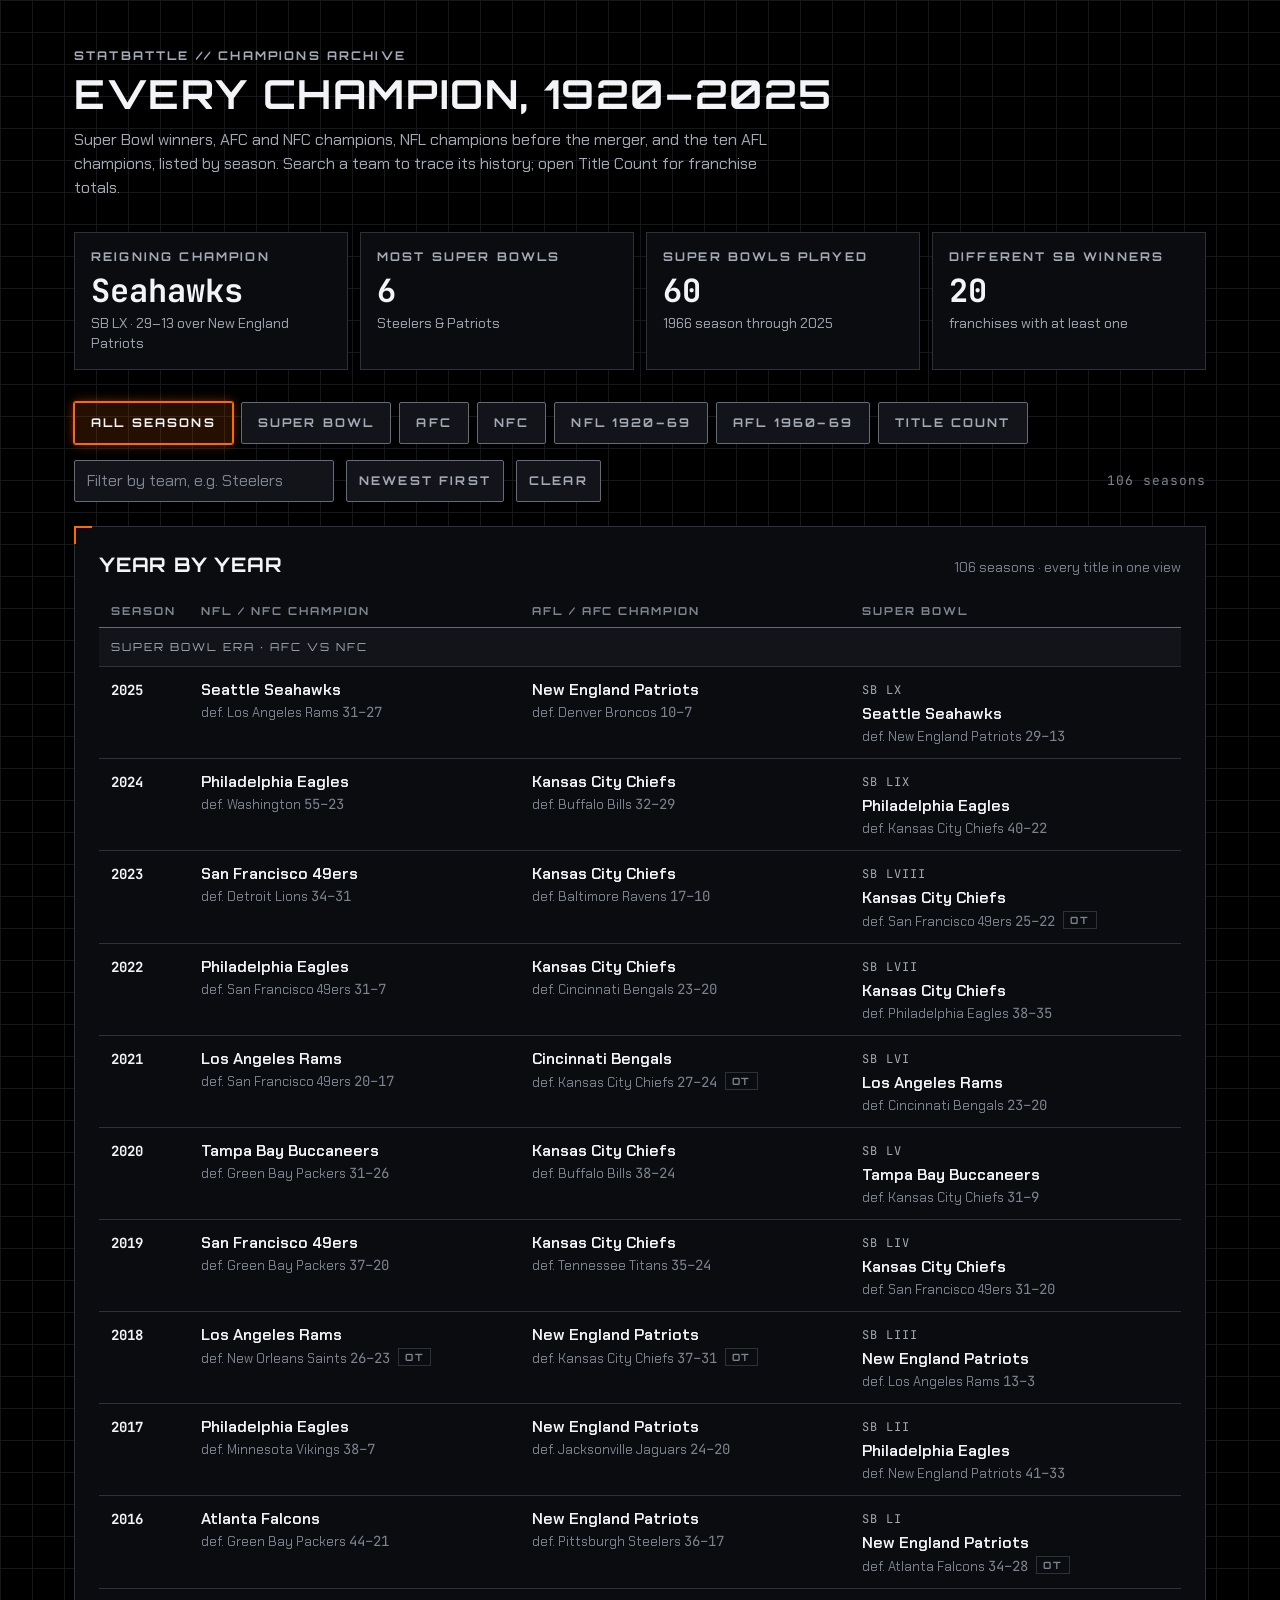
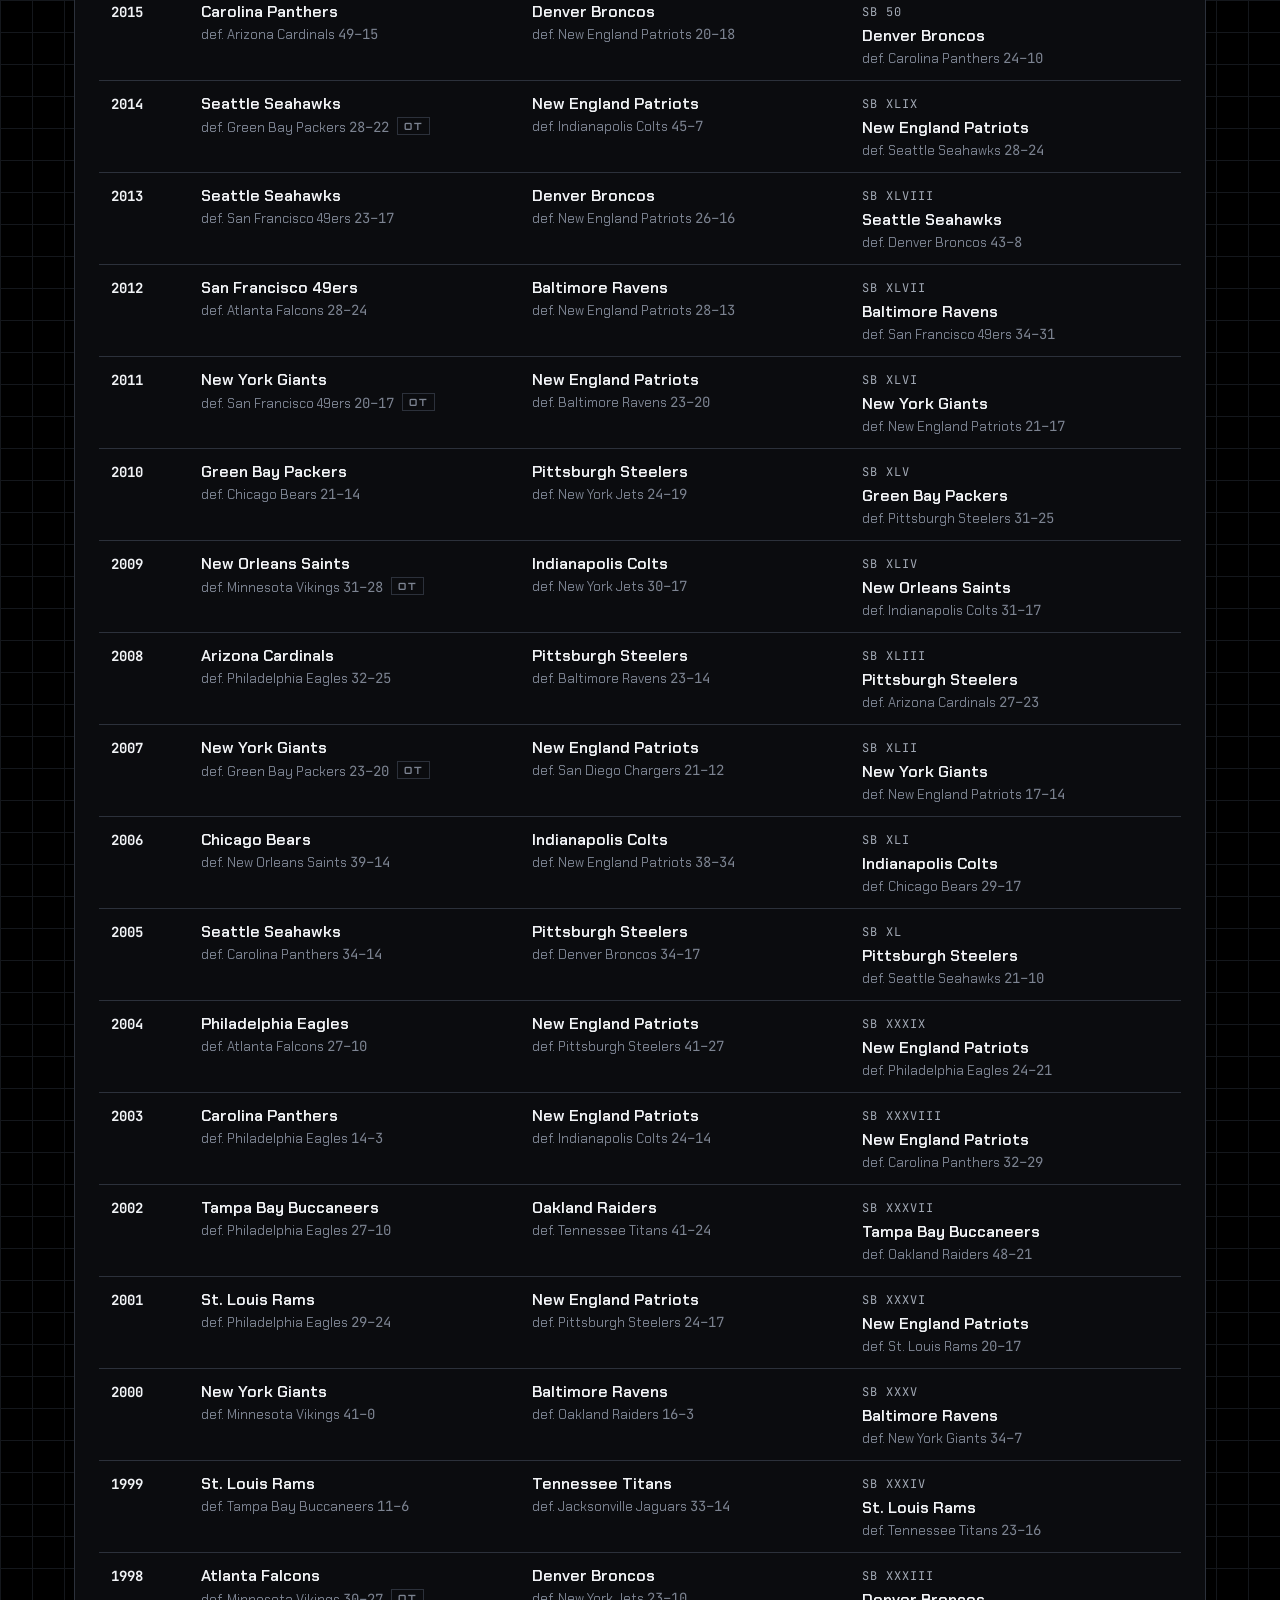
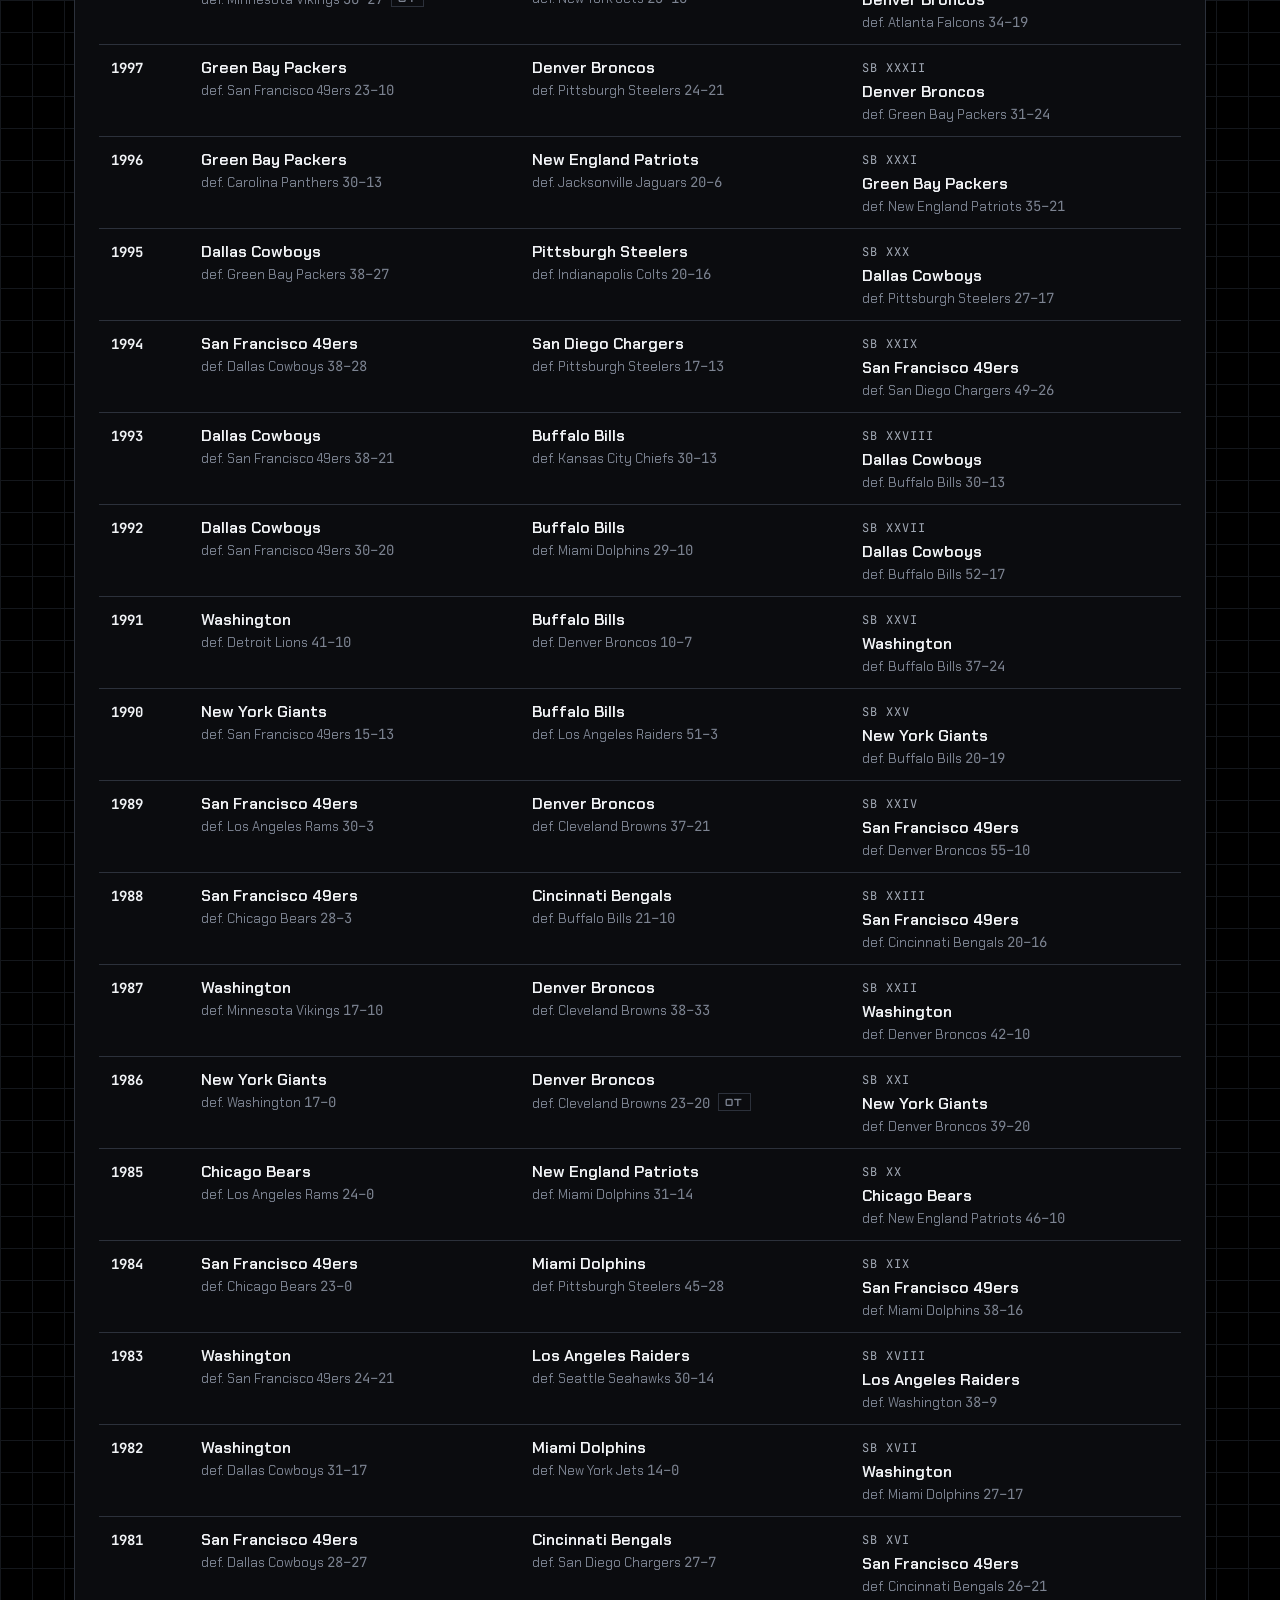
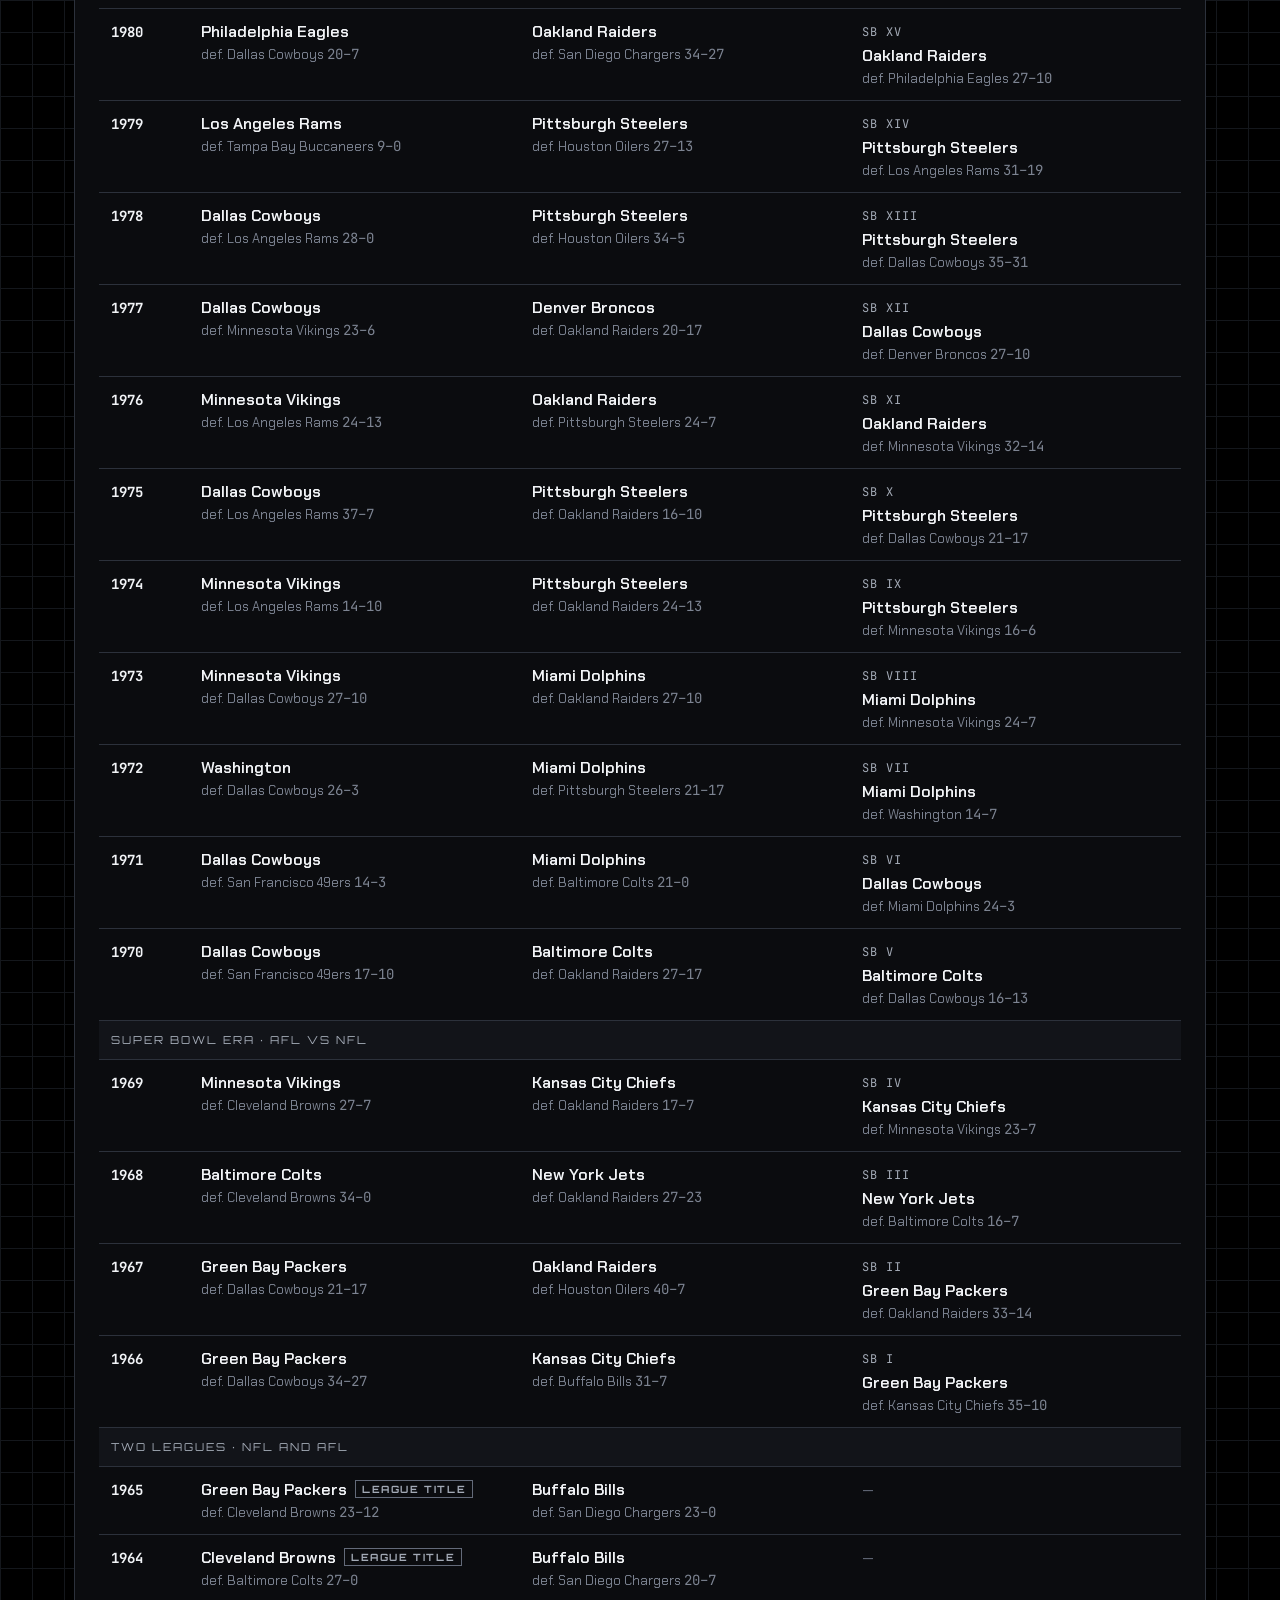
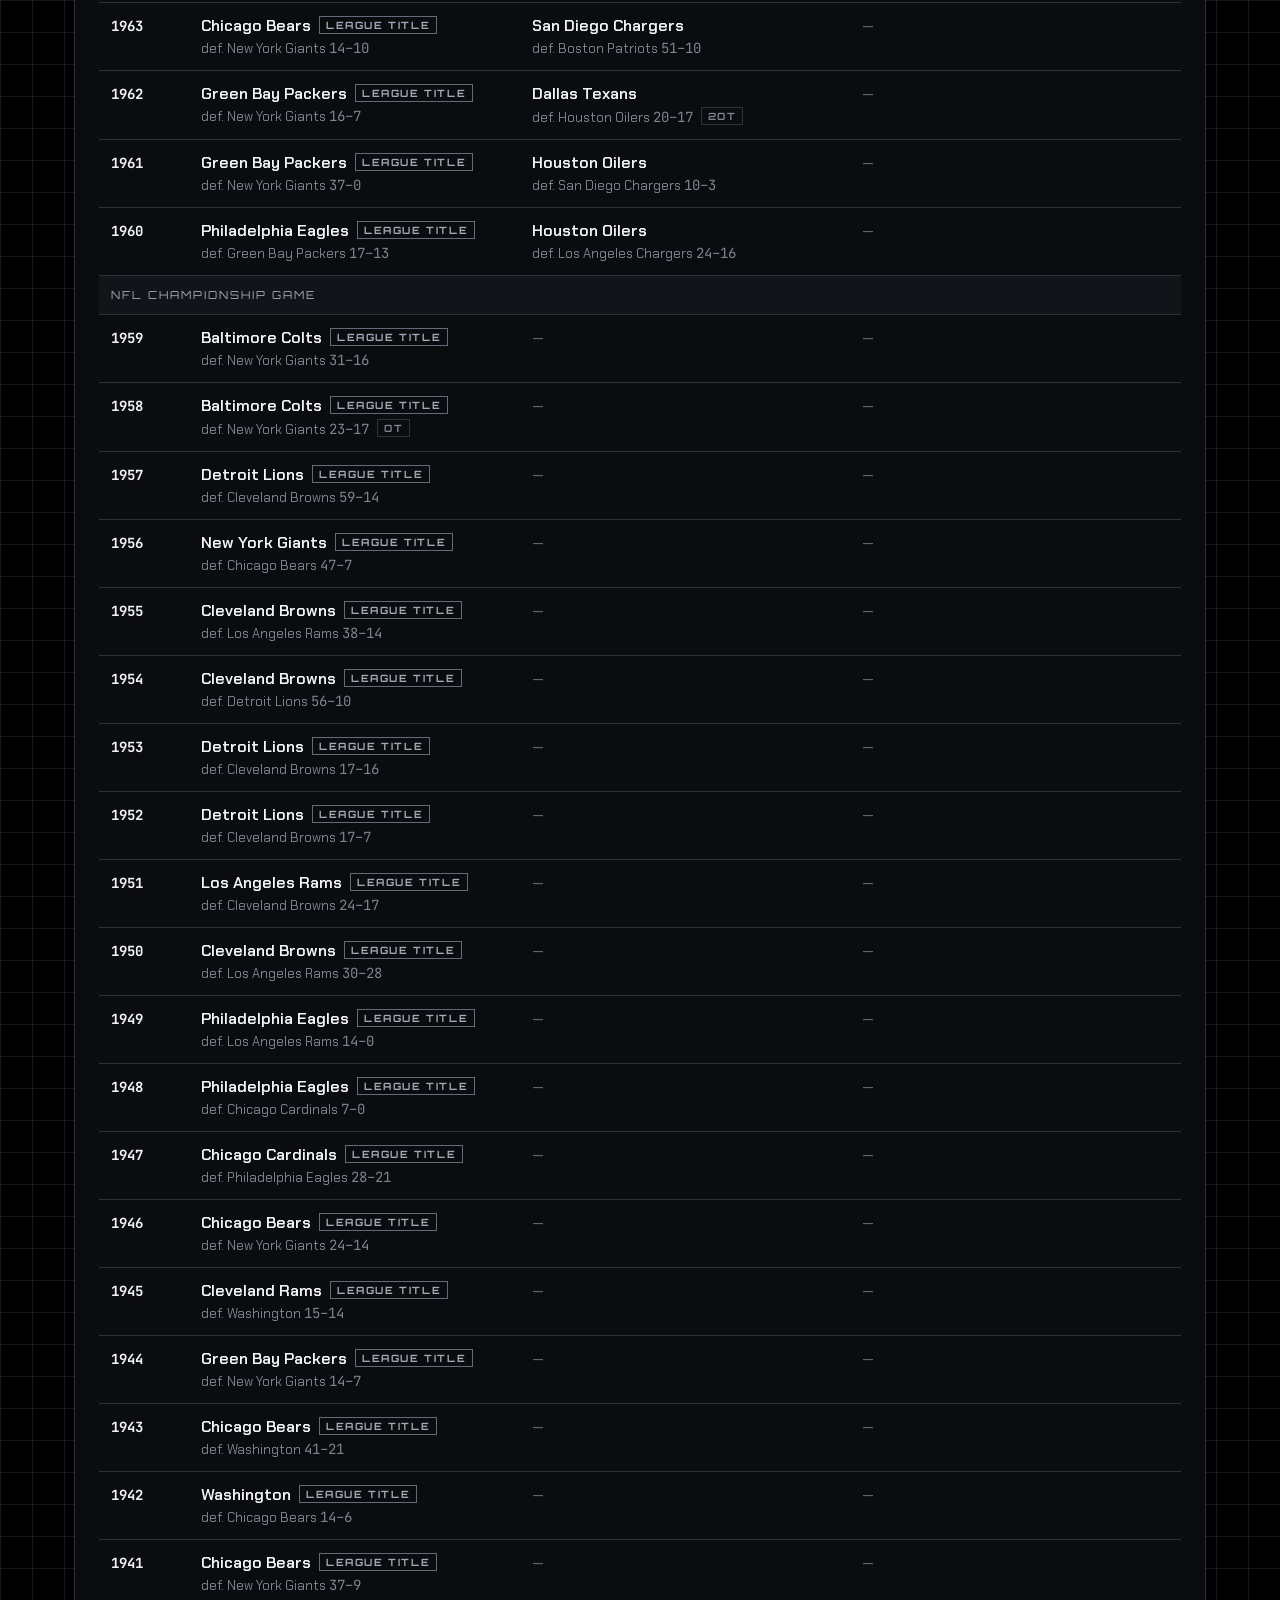
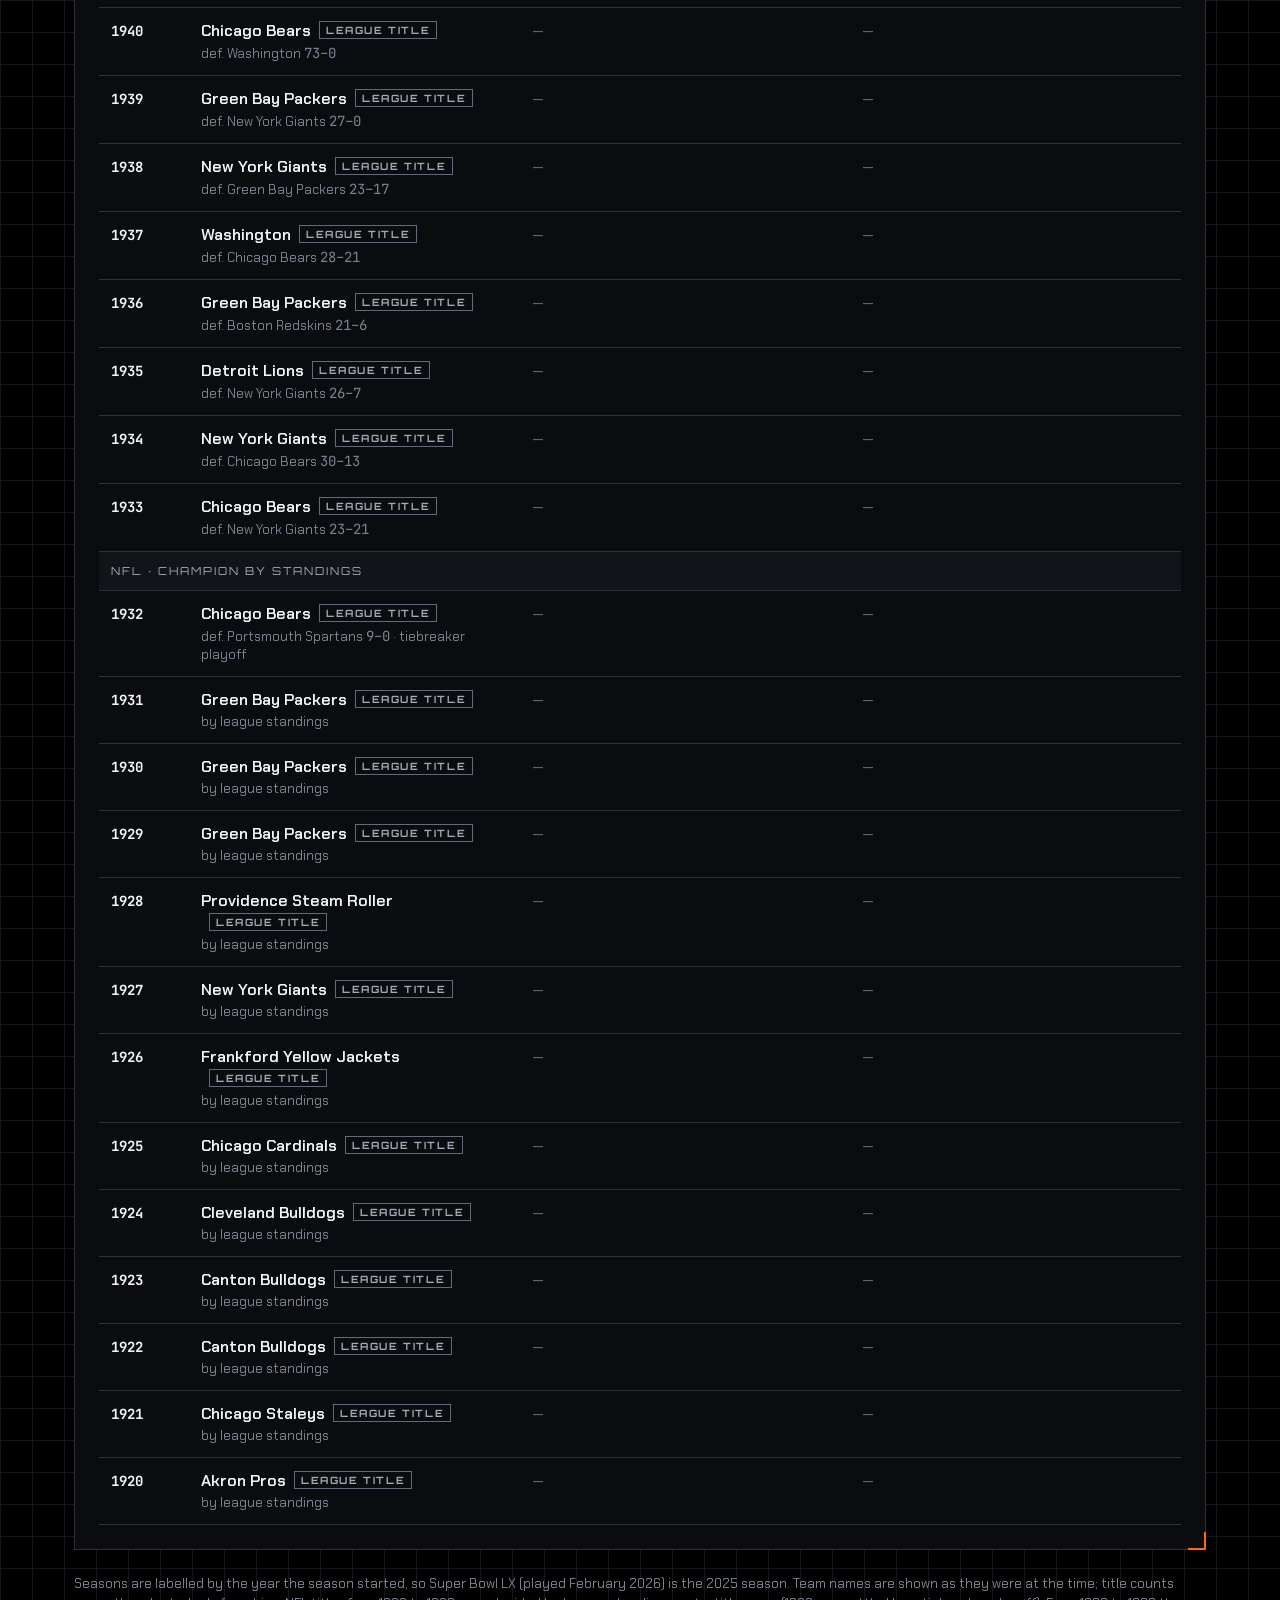
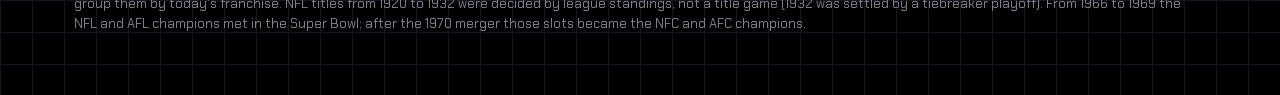
<file: prototypes/champions-archive.html>
<!DOCTYPE html>
<html lang="en">
<head>
<meta charset="utf-8">
<meta name="viewport" content="width=device-width, initial-scale=1">
<title>Champions Archive</title>
<link rel="preconnect" href="https://fonts.googleapis.com">
<link rel="stylesheet" href="https://fonts.googleapis.com/css2?family=Orbitron:wght@500;700;900&family=Chakra+Petch:wght@400;500;600;700&family=JetBrains+Mono:wght@500;700&display=swap">
<style>
:root{
  --void:#000000; --surface-900:#0b0c0f; --surface-800:#121419; --surface-700:#1c1f26;
  --line-700:#14171c; --line-600:#2c313b; --line-500:#636a79;
  --ink:#f2f4f7; --ink-muted:#a3aab6; --ink-faint:#7d8492;
  --orange-500:#ff6a00; --orange-400:#ff8a33; --orange-700:#b84c00; --orange-tint:rgba(255,106,0,0.14);
  --signal-correct:#3ee0ff; --focus:#ff8a33;
  --font-display:Orbitron,"Eurostile",system-ui,sans-serif;
  --font-body:"Chakra Petch",system-ui,sans-serif;
  --font-mono:"JetBrains Mono",ui-monospace,monospace;
  --space-1:4px; --space-2:8px; --space-3:12px; --space-4:16px; --space-6:24px; --space-8:32px; --space-12:48px;
  --radius-0:0; --radius-sm:2px; --radius-md:4px;
  --glow-sm:0 0 0 1px #ff6a00, 0 0 12px rgba(255,106,0,0.45);
  --glow-md:0 0 0 1px #ff8a33, 0 0 24px rgba(255,106,0,0.55);
}
*{box-sizing:border-box}
html,body{margin:0}
.gq-grid-bg{
  background-color:var(--void);
  background-image:linear-gradient(var(--line-700) 1px,transparent 1px),linear-gradient(90deg,var(--line-700) 1px,transparent 1px);
  background-size:var(--space-8) var(--space-8);
  color:var(--ink); font-family:var(--font-body); min-height:100vh;
}
.wrap{max-width:1180px;margin:0 auto;padding:var(--space-12) var(--space-6)}
.gq-label{font-family:var(--font-display);font-size:12px;line-height:16px;font-weight:700;letter-spacing:.18em;text-transform:uppercase;color:var(--ink-muted)}
h1{font-family:var(--font-display);font-size:40px;line-height:44px;font-weight:700;letter-spacing:.04em;text-transform:uppercase;margin:var(--space-2) 0 var(--space-3)}
.lede{font-size:16px;line-height:24px;color:var(--ink-muted);max-width:720px;margin:0}

/* stat strip */
.stats{display:grid;grid-template-columns:repeat(4,1fr);gap:var(--space-3);margin:var(--space-8) 0}
.stat{background:var(--surface-900);border:1px solid var(--line-600);padding:var(--space-4)}
.stat .num{font-family:var(--font-mono);font-size:32px;line-height:36px;font-weight:700;color:var(--ink);margin-top:var(--space-2)}
.stat .sub{font-size:14px;line-height:20px;color:var(--ink-muted);margin-top:var(--space-1)}

/* tabs */
.tabs{display:flex;flex-wrap:wrap;gap:var(--space-2);margin-bottom:var(--space-4)}
.tab{font-family:var(--font-display);font-size:12px;line-height:16px;font-weight:700;letter-spacing:.18em;text-transform:uppercase;
  padding:var(--space-3) var(--space-4);background:var(--surface-800);color:var(--ink-muted);
  border:1px solid var(--line-500);border-radius:var(--radius-sm);cursor:pointer;
  transition:border-color 120ms ease-out,box-shadow 120ms ease-out,color 120ms ease-out}
.tab:hover{border-color:var(--orange-500);color:var(--ink)}
.tab:focus-visible,.ctl:focus-visible,.franchise-btn:focus-visible{outline:2px solid var(--focus);outline-offset:3px}
.tab[aria-selected="true"]{background:var(--orange-tint);border-color:var(--orange-500);color:var(--ink);box-shadow:var(--glow-sm)}

/* controls */
.controls{display:flex;flex-wrap:wrap;gap:var(--space-3);align-items:center;margin-bottom:var(--space-6)}
.ctl{font-family:var(--font-body);font-size:16px;line-height:24px;color:var(--ink);background:var(--surface-800);
  border:1px solid var(--line-500);border-radius:var(--radius-sm);padding:var(--space-2) var(--space-3)}
input.ctl{min-width:260px}
input.ctl::-webkit-search-cancel-button{filter:grayscale(1)}
input.ctl::placeholder{color:var(--ink-faint)}
button.ctl{font-family:var(--font-display);font-size:12px;font-weight:700;letter-spacing:.18em;text-transform:uppercase;cursor:pointer;color:var(--ink-muted)}
button.ctl:hover{border-color:var(--orange-500);color:var(--ink)}
.count{font-family:var(--font-mono);font-size:13px;line-height:16px;letter-spacing:.08em;color:var(--ink-faint);margin-left:auto}

/* card */
.gq-card{position:relative;background:var(--surface-900);border:1px solid var(--line-600);border-radius:var(--radius-0);padding:var(--space-6)}
.gq-card::before,.gq-card::after{content:"";position:absolute;width:16px;height:16px;border:2px solid var(--orange-500);pointer-events:none}
.gq-card::before{top:-1px;left:-1px;border-right:0;border-bottom:0}
.gq-card::after{bottom:-1px;right:-1px;border-left:0;border-top:0}
.card-head{display:flex;justify-content:space-between;align-items:baseline;gap:var(--space-4);margin-bottom:var(--space-4);flex-wrap:wrap}
.card-title{font-family:var(--font-display);font-size:20px;line-height:28px;font-weight:700;letter-spacing:.04em;text-transform:uppercase;margin:0}
.card-note{font-size:14px;line-height:20px;color:var(--ink-faint);margin:0}

/* table */
.scroll{overflow-x:auto}
table{width:100%;border-collapse:collapse;min-width:720px}
th{font-family:var(--font-display);font-size:11px;line-height:16px;font-weight:700;letter-spacing:.18em;text-transform:uppercase;color:var(--ink-faint);
  text-align:left;padding:var(--space-2) var(--space-3);border-bottom:1px solid var(--line-500);position:sticky;top:0;background:var(--surface-900);white-space:nowrap}
td{padding:var(--space-3);border-bottom:1px solid var(--line-600);vertical-align:top;font-size:16px;line-height:22px}
tr:hover td{background:var(--surface-800)}
.yr{font-family:var(--font-mono);font-size:14px;font-weight:700;color:var(--ink);white-space:nowrap}
.mono{font-family:var(--font-mono);font-size:14px;white-space:nowrap}
.win{font-weight:600;color:var(--ink)}
.lose{color:var(--ink-muted)}
.small{display:block;font-size:13px;line-height:18px;color:var(--ink-faint);margin-top:2px}
.sb{font-family:var(--font-mono);font-size:12px;letter-spacing:.08em;color:var(--ink-muted);display:block;margin-bottom:2px}
.tag{display:inline-block;font-family:var(--font-display);font-size:10px;line-height:14px;font-weight:700;letter-spacing:.16em;text-transform:uppercase;
  padding:1px 6px;border:1px solid var(--line-500);color:var(--ink-muted);margin-left:var(--space-2);vertical-align:2px;white-space:nowrap}
.tag.ot{border-color:var(--line-600);color:var(--ink-faint)}
.empty{color:var(--line-500)}
.hit{color:var(--orange-500)}
.era td{background:var(--surface-800);font-family:var(--font-display);font-size:11px;letter-spacing:.18em;text-transform:uppercase;color:var(--ink-muted);padding:var(--space-2) var(--space-3)}
.none{padding:var(--space-8);text-align:center;color:var(--ink-muted)}
.franchise-btn{all:unset;cursor:pointer;font-weight:600;color:var(--ink);border-bottom:1px dashed var(--line-500)}
.franchise-btn:hover{color:var(--orange-400);border-color:var(--orange-400)}
.bar{display:inline-block;height:6px;background:var(--orange-700);vertical-align:middle;margin-left:var(--space-2)}
.num-c{text-align:right;font-family:var(--font-mono);font-size:14px}
th.num-c{text-align:right;font-family:var(--font-display);font-size:11px}
.franchise-btn{white-space:nowrap}
.foot{margin-top:var(--space-6);font-size:13px;line-height:20px;color:var(--ink-faint)}
@media (max-width:760px){
  .stats{grid-template-columns:repeat(2,1fr)}
  h1{font-size:28px;line-height:32px}
  input.ctl{min-width:0;flex:1}
  .count{margin-left:0;width:100%}
}
@media (prefers-reduced-motion:reduce){.tab{transition:none}}
</style>
</head>
<body class="gq-grid-bg">
<main class="wrap">
  <div class="gq-label">STATBATTLE // CHAMPIONS ARCHIVE</div>
  <h1>Every Champion, 1920–2025</h1>
  <p class="lede">Super Bowl winners, AFC and NFC champions, NFL champions before the merger, and the ten AFL champions, listed by season. Search a team to trace its history; open Title Count for franchise totals.</p>

  <section class="stats" id="stats"></section>

  <nav class="tabs" role="tablist" id="tabs"></nav>

  <div class="controls">
    <input class="ctl" id="q" type="search" placeholder="Filter by team, e.g. Steelers" aria-label="Filter by team">
    <button class="ctl" id="sort" type="button">Newest first</button>
    <button class="ctl" id="clear" type="button">Clear</button>
    <span class="count" id="count"></span>
  </div>

  <section class="gq-card">
    <div class="card-head">
      <h2 class="card-title" id="title"></h2>
      <p class="card-note" id="note"></p>
    </div>
    <div class="scroll" id="out"></div>
  </section>

  <p class="foot">Seasons are labelled by the year the season started, so Super Bowl LX (played February 2026) is the 2025 season. Team names are shown as they were at the time; title counts group them by today's franchise. NFL titles from 1920 to 1932 were decided by league standings, not a title game (1932 was settled by a tiebreaker playoff). From 1966 to 1969 the NFL and AFL champions met in the Super Bowl; after the 1970 merger those slots became the NFC and AFC champions.</p>
</main>

<script>
// [season, winner, winnerScore, loser, loserScore, overtime]
const SB_NUM = ["I","II","III","IV","V","VI","VII","VIII","IX","X","XI","XII","XIII","XIV","XV","XVI","XVII","XVIII","XIX","XX","XXI","XXII","XXIII","XXIV","XXV","XXVI","XXVII","XXVIII","XXIX","XXX","XXXI","XXXII","XXXIII","XXXIV","XXXV","XXXVI","XXXVII","XXXVIII","XXXIX","XL","XLI","XLII","XLIII","XLIV","XLV","XLVI","XLVII","XLVIII","XLIX","50","LI","LII","LIII","LIV","LV","LVI","LVII","LVIII","LIX","LX"];
const SB = [
[1966,"Green Bay Packers",35,"Kansas City Chiefs",10,0,"Bart Starr"],
[1967,"Green Bay Packers",33,"Oakland Raiders",14,0,"Bart Starr"],
[1968,"New York Jets",16,"Baltimore Colts",7,0,"Joe Namath"],
[1969,"Kansas City Chiefs",23,"Minnesota Vikings",7,0,"Len Dawson"],
[1970,"Baltimore Colts",16,"Dallas Cowboys",13,0,"Chuck Howley"],
[1971,"Dallas Cowboys",24,"Miami Dolphins",3,0,"Roger Staubach"],
[1972,"Miami Dolphins",14,"Washington",7,0,"Jake Scott"],
[1973,"Miami Dolphins",24,"Minnesota Vikings",7,0,"Larry Csonka"],
[1974,"Pittsburgh Steelers",16,"Minnesota Vikings",6,0,"Franco Harris"],
[1975,"Pittsburgh Steelers",21,"Dallas Cowboys",17,0,"Lynn Swann"],
[1976,"Oakland Raiders",32,"Minnesota Vikings",14,0,"Fred Biletnikoff"],
[1977,"Dallas Cowboys",27,"Denver Broncos",10,0,"Harvey Martin & Randy White"],
[1978,"Pittsburgh Steelers",35,"Dallas Cowboys",31,0,"Terry Bradshaw"],
[1979,"Pittsburgh Steelers",31,"Los Angeles Rams",19,0,"Terry Bradshaw"],
[1980,"Oakland Raiders",27,"Philadelphia Eagles",10,0,"Jim Plunkett"],
[1981,"San Francisco 49ers",26,"Cincinnati Bengals",21,0,"Joe Montana"],
[1982,"Washington",27,"Miami Dolphins",17,0,"John Riggins"],
[1983,"Los Angeles Raiders",38,"Washington",9,0,"Marcus Allen"],
[1984,"San Francisco 49ers",38,"Miami Dolphins",16,0,"Joe Montana"],
[1985,"Chicago Bears",46,"New England Patriots",10,0,"Richard Dent"],
[1986,"New York Giants",39,"Denver Broncos",20,0,"Phil Simms"],
[1987,"Washington",42,"Denver Broncos",10,0,"Doug Williams"],
[1988,"San Francisco 49ers",20,"Cincinnati Bengals",16,0,"Jerry Rice"],
[1989,"San Francisco 49ers",55,"Denver Broncos",10,0,"Joe Montana"],
[1990,"New York Giants",20,"Buffalo Bills",19,0,"Ottis Anderson"],
[1991,"Washington",37,"Buffalo Bills",24,0,"Mark Rypien"],
[1992,"Dallas Cowboys",52,"Buffalo Bills",17,0,"Troy Aikman"],
[1993,"Dallas Cowboys",30,"Buffalo Bills",13,0,"Emmitt Smith"],
[1994,"San Francisco 49ers",49,"San Diego Chargers",26,0,"Steve Young"],
[1995,"Dallas Cowboys",27,"Pittsburgh Steelers",17,0,"Larry Brown"],
[1996,"Green Bay Packers",35,"New England Patriots",21,0,"Desmond Howard"],
[1997,"Denver Broncos",31,"Green Bay Packers",24,0,"Terrell Davis"],
[1998,"Denver Broncos",34,"Atlanta Falcons",19,0,"John Elway"],
[1999,"St. Louis Rams",23,"Tennessee Titans",16,0,"Kurt Warner"],
[2000,"Baltimore Ravens",34,"New York Giants",7,0,"Ray Lewis"],
[2001,"New England Patriots",20,"St. Louis Rams",17,0,"Tom Brady"],
[2002,"Tampa Bay Buccaneers",48,"Oakland Raiders",21,0,"Dexter Jackson"],
[2003,"New England Patriots",32,"Carolina Panthers",29,0,"Tom Brady"],
[2004,"New England Patriots",24,"Philadelphia Eagles",21,0,"Deion Branch"],
[2005,"Pittsburgh Steelers",21,"Seattle Seahawks",10,0,"Hines Ward"],
[2006,"Indianapolis Colts",29,"Chicago Bears",17,0,"Peyton Manning"],
[2007,"New York Giants",17,"New England Patriots",14,0,"Eli Manning"],
[2008,"Pittsburgh Steelers",27,"Arizona Cardinals",23,0,"Santonio Holmes"],
[2009,"New Orleans Saints",31,"Indianapolis Colts",17,0,"Drew Brees"],
[2010,"Green Bay Packers",31,"Pittsburgh Steelers",25,0,"Aaron Rodgers"],
[2011,"New York Giants",21,"New England Patriots",17,0,"Eli Manning"],
[2012,"Baltimore Ravens",34,"San Francisco 49ers",31,0,"Joe Flacco"],
[2013,"Seattle Seahawks",43,"Denver Broncos",8,0,"Malcolm Smith"],
[2014,"New England Patriots",28,"Seattle Seahawks",24,0,"Tom Brady"],
[2015,"Denver Broncos",24,"Carolina Panthers",10,0,"Von Miller"],
[2016,"New England Patriots",34,"Atlanta Falcons",28,1,"Tom Brady"],
[2017,"Philadelphia Eagles",41,"New England Patriots",33,0,"Nick Foles"],
[2018,"New England Patriots",13,"Los Angeles Rams",3,0,"Julian Edelman"],
[2019,"Kansas City Chiefs",31,"San Francisco 49ers",20,0,"Patrick Mahomes"],
[2020,"Tampa Bay Buccaneers",31,"Kansas City Chiefs",9,0,"Tom Brady"],
[2021,"Los Angeles Rams",23,"Cincinnati Bengals",20,0,"Cooper Kupp"],
[2022,"Kansas City Chiefs",38,"Philadelphia Eagles",35,0,"Patrick Mahomes"],
[2023,"Kansas City Chiefs",25,"San Francisco 49ers",22,1,"Patrick Mahomes"],
[2024,"Philadelphia Eagles",40,"Kansas City Chiefs",22,0,"Jalen Hurts"],
[2025,"Seattle Seahawks",29,"New England Patriots",13,0,"Kenneth Walker III"]
];
const AFC = [
[1970,"Baltimore Colts",27,"Oakland Raiders",17],
[1971,"Miami Dolphins",21,"Baltimore Colts",0],
[1972,"Miami Dolphins",21,"Pittsburgh Steelers",17],
[1973,"Miami Dolphins",27,"Oakland Raiders",10],
[1974,"Pittsburgh Steelers",24,"Oakland Raiders",13],
[1975,"Pittsburgh Steelers",16,"Oakland Raiders",10],
[1976,"Oakland Raiders",24,"Pittsburgh Steelers",7],
[1977,"Denver Broncos",20,"Oakland Raiders",17],
[1978,"Pittsburgh Steelers",34,"Houston Oilers",5],
[1979,"Pittsburgh Steelers",27,"Houston Oilers",13],
[1980,"Oakland Raiders",34,"San Diego Chargers",27],
[1981,"Cincinnati Bengals",27,"San Diego Chargers",7],
[1982,"Miami Dolphins",14,"New York Jets",0],
[1983,"Los Angeles Raiders",30,"Seattle Seahawks",14],
[1984,"Miami Dolphins",45,"Pittsburgh Steelers",28],
[1985,"New England Patriots",31,"Miami Dolphins",14],
[1986,"Denver Broncos",23,"Cleveland Browns",20,1],
[1987,"Denver Broncos",38,"Cleveland Browns",33],
[1988,"Cincinnati Bengals",21,"Buffalo Bills",10],
[1989,"Denver Broncos",37,"Cleveland Browns",21],
[1990,"Buffalo Bills",51,"Los Angeles Raiders",3],
[1991,"Buffalo Bills",10,"Denver Broncos",7],
[1992,"Buffalo Bills",29,"Miami Dolphins",10],
[1993,"Buffalo Bills",30,"Kansas City Chiefs",13],
[1994,"San Diego Chargers",17,"Pittsburgh Steelers",13],
[1995,"Pittsburgh Steelers",20,"Indianapolis Colts",16],
[1996,"New England Patriots",20,"Jacksonville Jaguars",6],
[1997,"Denver Broncos",24,"Pittsburgh Steelers",21],
[1998,"Denver Broncos",23,"New York Jets",10],
[1999,"Tennessee Titans",33,"Jacksonville Jaguars",14],
[2000,"Baltimore Ravens",16,"Oakland Raiders",3],
[2001,"New England Patriots",24,"Pittsburgh Steelers",17],
[2002,"Oakland Raiders",41,"Tennessee Titans",24],
[2003,"New England Patriots",24,"Indianapolis Colts",14],
[2004,"New England Patriots",41,"Pittsburgh Steelers",27],
[2005,"Pittsburgh Steelers",34,"Denver Broncos",17],
[2006,"Indianapolis Colts",38,"New England Patriots",34],
[2007,"New England Patriots",21,"San Diego Chargers",12],
[2008,"Pittsburgh Steelers",23,"Baltimore Ravens",14],
[2009,"Indianapolis Colts",30,"New York Jets",17],
[2010,"Pittsburgh Steelers",24,"New York Jets",19],
[2011,"New England Patriots",23,"Baltimore Ravens",20],
[2012,"Baltimore Ravens",28,"New England Patriots",13],
[2013,"Denver Broncos",26,"New England Patriots",16],
[2014,"New England Patriots",45,"Indianapolis Colts",7],
[2015,"Denver Broncos",20,"New England Patriots",18],
[2016,"New England Patriots",36,"Pittsburgh Steelers",17],
[2017,"New England Patriots",24,"Jacksonville Jaguars",20],
[2018,"New England Patriots",37,"Kansas City Chiefs",31,1],
[2019,"Kansas City Chiefs",35,"Tennessee Titans",24],
[2020,"Kansas City Chiefs",38,"Buffalo Bills",24],
[2021,"Cincinnati Bengals",27,"Kansas City Chiefs",24,1],
[2022,"Kansas City Chiefs",23,"Cincinnati Bengals",20],
[2023,"Kansas City Chiefs",17,"Baltimore Ravens",10],
[2024,"Kansas City Chiefs",32,"Buffalo Bills",29],
[2025,"New England Patriots",10,"Denver Broncos",7]
];
const NFC = [
[1970,"Dallas Cowboys",17,"San Francisco 49ers",10],
[1971,"Dallas Cowboys",14,"San Francisco 49ers",3],
[1972,"Washington",26,"Dallas Cowboys",3],
[1973,"Minnesota Vikings",27,"Dallas Cowboys",10],
[1974,"Minnesota Vikings",14,"Los Angeles Rams",10],
[1975,"Dallas Cowboys",37,"Los Angeles Rams",7],
[1976,"Minnesota Vikings",24,"Los Angeles Rams",13],
[1977,"Dallas Cowboys",23,"Minnesota Vikings",6],
[1978,"Dallas Cowboys",28,"Los Angeles Rams",0],
[1979,"Los Angeles Rams",9,"Tampa Bay Buccaneers",0],
[1980,"Philadelphia Eagles",20,"Dallas Cowboys",7],
[1981,"San Francisco 49ers",28,"Dallas Cowboys",27],
[1982,"Washington",31,"Dallas Cowboys",17],
[1983,"Washington",24,"San Francisco 49ers",21],
[1984,"San Francisco 49ers",23,"Chicago Bears",0],
[1985,"Chicago Bears",24,"Los Angeles Rams",0],
[1986,"New York Giants",17,"Washington",0],
[1987,"Washington",17,"Minnesota Vikings",10],
[1988,"San Francisco 49ers",28,"Chicago Bears",3],
[1989,"San Francisco 49ers",30,"Los Angeles Rams",3],
[1990,"New York Giants",15,"San Francisco 49ers",13],
[1991,"Washington",41,"Detroit Lions",10],
[1992,"Dallas Cowboys",30,"San Francisco 49ers",20],
[1993,"Dallas Cowboys",38,"San Francisco 49ers",21],
[1994,"San Francisco 49ers",38,"Dallas Cowboys",28],
[1995,"Dallas Cowboys",38,"Green Bay Packers",27],
[1996,"Green Bay Packers",30,"Carolina Panthers",13],
[1997,"Green Bay Packers",23,"San Francisco 49ers",10],
[1998,"Atlanta Falcons",30,"Minnesota Vikings",27,1],
[1999,"St. Louis Rams",11,"Tampa Bay Buccaneers",6],
[2000,"New York Giants",41,"Minnesota Vikings",0],
[2001,"St. Louis Rams",29,"Philadelphia Eagles",24],
[2002,"Tampa Bay Buccaneers",27,"Philadelphia Eagles",10],
[2003,"Carolina Panthers",14,"Philadelphia Eagles",3],
[2004,"Philadelphia Eagles",27,"Atlanta Falcons",10],
[2005,"Seattle Seahawks",34,"Carolina Panthers",14],
[2006,"Chicago Bears",39,"New Orleans Saints",14],
[2007,"New York Giants",23,"Green Bay Packers",20,1],
[2008,"Arizona Cardinals",32,"Philadelphia Eagles",25],
[2009,"New Orleans Saints",31,"Minnesota Vikings",28,1],
[2010,"Green Bay Packers",21,"Chicago Bears",14],
[2011,"New York Giants",20,"San Francisco 49ers",17,1],
[2012,"San Francisco 49ers",28,"Atlanta Falcons",24],
[2013,"Seattle Seahawks",23,"San Francisco 49ers",17],
[2014,"Seattle Seahawks",28,"Green Bay Packers",22,1],
[2015,"Carolina Panthers",49,"Arizona Cardinals",15],
[2016,"Atlanta Falcons",44,"Green Bay Packers",21],
[2017,"Philadelphia Eagles",38,"Minnesota Vikings",7],
[2018,"Los Angeles Rams",26,"New Orleans Saints",23,1],
[2019,"San Francisco 49ers",37,"Green Bay Packers",20],
[2020,"Tampa Bay Buccaneers",31,"Green Bay Packers",26],
[2021,"Los Angeles Rams",20,"San Francisco 49ers",17],
[2022,"Philadelphia Eagles",31,"San Francisco 49ers",7],
[2023,"San Francisco 49ers",34,"Detroit Lions",31],
[2024,"Philadelphia Eagles",55,"Washington",23],
[2025,"Seattle Seahawks",31,"Los Angeles Rams",27]
];
// NFL champions before the merger. null loser = decided by standings.
const NFL = [
[1920,"Akron Pros"],[1921,"Chicago Staleys"],[1922,"Canton Bulldogs"],[1923,"Canton Bulldogs"],
[1924,"Cleveland Bulldogs"],[1925,"Chicago Cardinals"],[1926,"Frankford Yellow Jackets"],[1927,"New York Giants"],
[1928,"Providence Steam Roller"],[1929,"Green Bay Packers"],[1930,"Green Bay Packers"],[1931,"Green Bay Packers"],
[1932,"Chicago Bears",9,"Portsmouth Spartans",0,0,"playoff"],
[1933,"Chicago Bears",23,"New York Giants",21],
[1934,"New York Giants",30,"Chicago Bears",13],
[1935,"Detroit Lions",26,"New York Giants",7],
[1936,"Green Bay Packers",21,"Boston Redskins",6],
[1937,"Washington",28,"Chicago Bears",21],
[1938,"New York Giants",23,"Green Bay Packers",17],
[1939,"Green Bay Packers",27,"New York Giants",0],
[1940,"Chicago Bears",73,"Washington",0],
[1941,"Chicago Bears",37,"New York Giants",9],
[1942,"Washington",14,"Chicago Bears",6],
[1943,"Chicago Bears",41,"Washington",21],
[1944,"Green Bay Packers",14,"New York Giants",7],
[1945,"Cleveland Rams",15,"Washington",14],
[1946,"Chicago Bears",24,"New York Giants",14],
[1947,"Chicago Cardinals",28,"Philadelphia Eagles",21],
[1948,"Philadelphia Eagles",7,"Chicago Cardinals",0],
[1949,"Philadelphia Eagles",14,"Los Angeles Rams",0],
[1950,"Cleveland Browns",30,"Los Angeles Rams",28],
[1951,"Los Angeles Rams",24,"Cleveland Browns",17],
[1952,"Detroit Lions",17,"Cleveland Browns",7],
[1953,"Detroit Lions",17,"Cleveland Browns",16],
[1954,"Cleveland Browns",56,"Detroit Lions",10],
[1955,"Cleveland Browns",38,"Los Angeles Rams",14],
[1956,"New York Giants",47,"Chicago Bears",7],
[1957,"Detroit Lions",59,"Cleveland Browns",14],
[1958,"Baltimore Colts",23,"New York Giants",17,1],
[1959,"Baltimore Colts",31,"New York Giants",16],
[1960,"Philadelphia Eagles",17,"Green Bay Packers",13],
[1961,"Green Bay Packers",37,"New York Giants",0],
[1962,"Green Bay Packers",16,"New York Giants",7],
[1963,"Chicago Bears",14,"New York Giants",10],
[1964,"Cleveland Browns",27,"Baltimore Colts",0],
[1965,"Green Bay Packers",23,"Cleveland Browns",12],
[1966,"Green Bay Packers",34,"Dallas Cowboys",27],
[1967,"Green Bay Packers",21,"Dallas Cowboys",17],
[1968,"Baltimore Colts",34,"Cleveland Browns",0],
[1969,"Minnesota Vikings",27,"Cleveland Browns",7]
];
const AFL = [
[1960,"Houston Oilers",24,"Los Angeles Chargers",16],
[1961,"Houston Oilers",10,"San Diego Chargers",3],
[1962,"Dallas Texans",20,"Houston Oilers",17,2],
[1963,"San Diego Chargers",51,"Boston Patriots",10],
[1964,"Buffalo Bills",20,"San Diego Chargers",7],
[1965,"Buffalo Bills",23,"San Diego Chargers",0],
[1966,"Kansas City Chiefs",31,"Buffalo Bills",7],
[1967,"Oakland Raiders",40,"Houston Oilers",7],
[1968,"New York Jets",27,"Oakland Raiders",23],
[1969,"Kansas City Chiefs",17,"Oakland Raiders",7]
];

// Historical name -> today's franchise
const FR = [
 [/Staleys|Bears/,"Chicago Bears"],[/Packers/,"Green Bay Packers"],[/Giants/,"New York Giants"],[/Lions|Spartans/,"Detroit Lions"],
 [/Washington|Redskins/,"Washington Commanders"],[/Eagles/,"Philadelphia Eagles"],[/Rams/,"Los Angeles Rams"],[/Browns/,"Cleveland Browns"],
 [/Colts/,"Indianapolis Colts"],[/Vikings/,"Minnesota Vikings"],[/Cardinals/,"Arizona Cardinals"],[/Cowboys/,"Dallas Cowboys"],
 [/49ers/,"San Francisco 49ers"],[/Steelers/,"Pittsburgh Steelers"],[/Dolphins/,"Miami Dolphins"],[/Raiders/,"Las Vegas Raiders"],
 [/Chiefs|Texans/,"Kansas City Chiefs"],[/Jets/,"New York Jets"],[/Bills/,"Buffalo Bills"],[/Chargers/,"Los Angeles Chargers"],
 [/Oilers|Titans/,"Tennessee Titans"],[/Patriots/,"New England Patriots"],[/Broncos/,"Denver Broncos"],[/Bengals/,"Cincinnati Bengals"],
 [/Seahawks/,"Seattle Seahawks"],[/Buccaneers/,"Tampa Bay Buccaneers"],[/Falcons/,"Atlanta Falcons"],[/Saints/,"New Orleans Saints"],
 [/Panthers/,"Carolina Panthers"],[/Jaguars/,"Jacksonville Jaguars"],[/Ravens/,"Baltimore Ravens"]
];
const fr = n => { for (const [re,f] of FR) if (re.test(n)) return f; return n; };

const toObj = (r,extra={}) => ({season:r[0], w:r[1], ws:r[2], l:r[3], ls:r[4], ot:r[5]||0, ...extra});
const D = {
  sb: SB.map((r,i)=>toObj(r,{num:SB_NUM[i], mvp:r[6]})),
  afc: AFC.map(r=>toObj(r)),
  nfc: NFC.map(r=>toObj(r)),
  nfl: NFL.map(r=>toObj(r,{note:r[6]||(r.length===2?"standings":"")})),
  afl: AFL.map(r=>toObj(r))
};
const by = k => Object.fromEntries(D[k].map(g=>[g.season,g]));
const IDX = {sb:by("sb"),afc:by("afc"),nfc:by("nfc"),nfl:by("nfl"),afl:by("afl")};

const TABS = [
 {id:"all", label:"All seasons", title:"Year by year", note:"106 seasons · every title in one view"},
 {id:"sb", label:"Super Bowl", title:"Super Bowl champions", note:"60 games · 1966 season to 2025"},
 {id:"afc", label:"AFC", title:"AFC champions", note:"AFC Championship Game · 1970 to 2025"},
 {id:"nfc", label:"NFC", title:"NFC champions", note:"NFC Championship Game · 1970 to 2025"},
 {id:"nfl", label:"NFL 1920–69", title:"NFL champions before the merger", note:"1920–1932 by standings · title game from 1933"},
 {id:"afl", label:"AFL 1960–69", title:"AFL champions", note:"AFL Championship Game · ten seasons"},
 {id:"count", label:"Title count", title:"Titles by franchise", note:"Grouped by today's franchise"}
];

let state = {tab:"all", q:"", desc:true};
const $ = id => document.getElementById(id);
const esc = s => String(s).replace(/[&<>"]/g,c=>({"&":"&amp;","<":"&lt;",">":"&gt;",'"':"&quot;"}[c]));

function matches(name){
  if(!state.q) return false;
  const q = state.q.toLowerCase();
  return name.toLowerCase().includes(q) || fr(name).toLowerCase().includes(q);
}
function team(name, cls){
  return `<span class="${cls}${matches(name)?" hit":""}">${esc(name)}</span>`;
}
function otTag(g){ return g.ot ? `<span class="tag ot">${g.ot===2?"2OT":"OT"}</span>` : ""; }
function score(g){ return g.ws==null ? "" : `${g.ws}–${g.ls}`; }
function gameHit(g){ return !state.q || matches(g.w) || (g.l && matches(g.l)); }

function render(){
  const t = TABS.find(x=>x.id===state.tab);
  $("title").textContent = t.title;
  $("note").textContent = t.note;
  document.querySelectorAll(".tab").forEach(b=>b.setAttribute("aria-selected", b.dataset.id===state.tab));
  $("sort").textContent = state.desc ? "Newest first" : "Oldest first";
  $("sort").style.display = state.tab==="count" ? "none" : "";
  let html="", n=0, total=0;

  if(state.tab==="all"){
    const rows=[];
    let lastEra=null;
    const seasons=[]; for(let y=1920;y<=2025;y++) seasons.push(y);
    if(state.desc) seasons.reverse();
    for(const y of seasons){
      const nfl=IDX.nfl[y], nfc=IDX.nfc[y], afl=IDX.afl[y], afc=IDX.afc[y], sb=IDX.sb[y];
      const games=[nfl,nfc,afl,afc,sb].filter(Boolean);
      total++;
      if(state.q && !games.some(g=>matches(g.w)||(g.l&&matches(g.l)))) continue;
      n++;
      const era = y>=1970?"Super Bowl era · AFC vs NFC":y>=1966?"Super Bowl era · AFL vs NFL":y>=1960?"Two leagues · NFL and AFL":y>=1933?"NFL Championship Game":"NFL · champion by standings";
      if(era!==lastEra && !state.q){ rows.push(`<tr class="era"><td colspan="4">${era}</td></tr>`); lastEra=era; }
      const left = nfc||nfl, right = afc||afl;
      const cell = (g,leagueTitle)=>{
        if(!g) return `<td class="empty">—</td>`;
        let s = team(g.w,"win");
        if(leagueTitle) s += `<span class="tag">League title</span>`;
        if(g.l) s += `<span class="small">def. ${team(g.l,"")} <span class="mono">${score(g)}</span>${otTag(g)}${g.note==="playoff"?" · tiebreaker playoff":""}</span>`;
        else s += `<span class="small">by league standings</span>`;
        return `<td>${s}</td>`;
      };
      const pre = y<1966;
      const sbCell = sb ? `<td><span class="sb">SB ${sb.num}</span>${team(sb.w,"win")}<span class="small">def. ${team(sb.l,"")} <span class="mono">${score(sb)}</span>${otTag(sb)}</span></td>` : `<td class="empty">—</td>`;
      rows.push(`<tr><td class="yr">${y}</td>${cell(left,pre && left===nfl)}${cell(right,false)}${sbCell}</tr>`);
    }
    html = `<table style="table-layout:fixed"><colgroup><col style="width:90px"><col><col><col></colgroup><thead><tr><th>Season</th><th>NFL / NFC champion</th><th>AFL / AFC champion</th><th>Super Bowl</th></tr></thead><tbody>${rows.join("")}</tbody></table>`;
  }
  else if(state.tab==="count"){
    const T={};
    const add=(name,key)=>{const f=fr(name); (T[f]=T[f]||{f,sb:0,sbApp:0,nfl:0,afl:0,conf:0,league:0}); T[f][key]++;};
    D.sb.forEach(g=>{add(g.w,"sb");add(g.w,"sbApp");add(g.l,"sbApp");add(g.w,"league");});
    D.nfl.forEach(g=>{ if(g.season<1966){add(g.w,"nfl");add(g.w,"league");} });
    D.afl.forEach(g=>add(g.w,"afl"));
    D.afc.forEach(g=>add(g.w,"conf")); D.nfc.forEach(g=>add(g.w,"conf"));
    let list=Object.values(T).sort((a,b)=>b.league-a.league||b.sb-a.sb||b.conf-a.conf||a.f.localeCompare(b.f));
    total=list.length;
    if(state.q) list=list.filter(r=>r.f.toLowerCase().includes(state.q.toLowerCase()));
    n=list.length;
    const max=Math.max(...Object.values(T).map(r=>r.league));
    html = `<table><thead><tr><th>Franchise</th><th class="num-c">League titles</th><th class="num-c">Super Bowl wins</th><th class="num-c">SB apps</th><th class="num-c">NFL titles pre-1966</th><th class="num-c">AFL titles</th><th class="num-c">AFC / NFC titles</th></tr></thead><tbody>`+
      list.map(r=>`<tr><td><button class="franchise-btn" data-f="${esc(r.f)}">${esc(r.f)}</button></td>
        <td class="num-c">${r.league}<span class="bar" style="width:${Math.round(r.league/max*60)}px"></span></td>
        <td class="num-c">${r.sb||"·"}</td><td class="num-c">${r.sbApp||"·"}</td><td class="num-c">${r.nfl||"·"}</td><td class="num-c">${r.afl||"·"}</td><td class="num-c">${r.conf||"·"}</td></tr>`).join("")+
      `</tbody></table>`;
  }
  else {
    let games=[...D[state.tab]]; total=games.length;
    if(state.desc) games.reverse();
    games=games.filter(gameHit); n=games.length;
    const isSB=state.tab==="sb";
    html = `<table><thead><tr><th>Season</th>${isSB?"<th>Game</th>":""}<th>Champion</th><th>Score</th><th>Runner-up</th>${isSB?"<th>MVP</th>":""}</tr></thead><tbody>`+
      games.map(g=>`<tr><td class="yr">${g.season}</td>${isSB?`<td class="mono">${g.num}</td>`:""}
        <td>${team(g.w,"win")}</td>
        <td class="mono">${g.l?score(g):'<span class="lose">—</span>'}${otTag(g)}</td>
        <td>${g.l?team(g.l,"lose")+(g.note==="playoff"?'<span class="small">Tiebreaker playoff</span>':""):'<span class="lose">Decided by league standings</span>'}</td>
        ${isSB?`<td class="lose">${esc(g.mvp)}</td>`:""}</tr>`).join("")+
      `</tbody></table>`;
  }
  if(n===0) html=`<div class="none">No titles found for “${esc(state.q)}”. Try a nickname such as Raiders or Colts.</div>`;
  $("out").innerHTML = html;
  const unit = state.tab==="all"?"seasons":state.tab==="count"?"franchises":"games";
  $("count").textContent = state.q ? `${String(n).padStart(2,"0")} / ${total} ${unit}` : `${total} ${unit}`;
  document.querySelectorAll(".franchise-btn").forEach(b=>b.onclick=()=>{ $("q").value=b.dataset.f.split(" ").slice(-1)[0]; state.q=$("q").value; state.tab="all"; render(); });
}

function stats(){
  const c={}; D.sb.forEach(g=>{const f=fr(g.w); c[f]=(c[f]||0)+1;});
  const top=Math.max(...Object.values(c)); const leaders=Object.keys(c).filter(k=>c[k]===top);
  const last=D.sb[D.sb.length-1];
  const items=[
    ["Reigning champion", last.w.split(" ").slice(-1)[0], `SB ${last.num} · ${last.ws}–${last.ls} over ${last.l}`],
    ["Most Super Bowls", String(top), leaders.map(x=>x.split(" ").slice(-1)[0]).join(" & ")],
    ["Super Bowls played", String(D.sb.length), "1966 season through 2025"],
    ["Different SB winners", String(Object.keys(c).length), "franchises with at least one"]
  ];
  $("stats").innerHTML=items.map(([l,v,s])=>`<div class="stat"><div class="gq-label">${l}</div><div class="num">${esc(v)}</div><div class="sub">${esc(s)}</div></div>`).join("");
}

$("tabs").innerHTML = TABS.map(t=>`<button class="tab" role="tab" data-id="${t.id}">${t.label}</button>`).join("");
$("tabs").addEventListener("click",e=>{const b=e.target.closest(".tab"); if(b){state.tab=b.dataset.id; render();}});
$("q").addEventListener("input",e=>{state.q=e.target.value.trim(); render();});
$("sort").addEventListener("click",()=>{state.desc=!state.desc; render();});
$("clear").addEventListener("click",()=>{$("q").value=""; state.q=""; render();});
stats(); render();
</script>
</body>
</html>
</file>
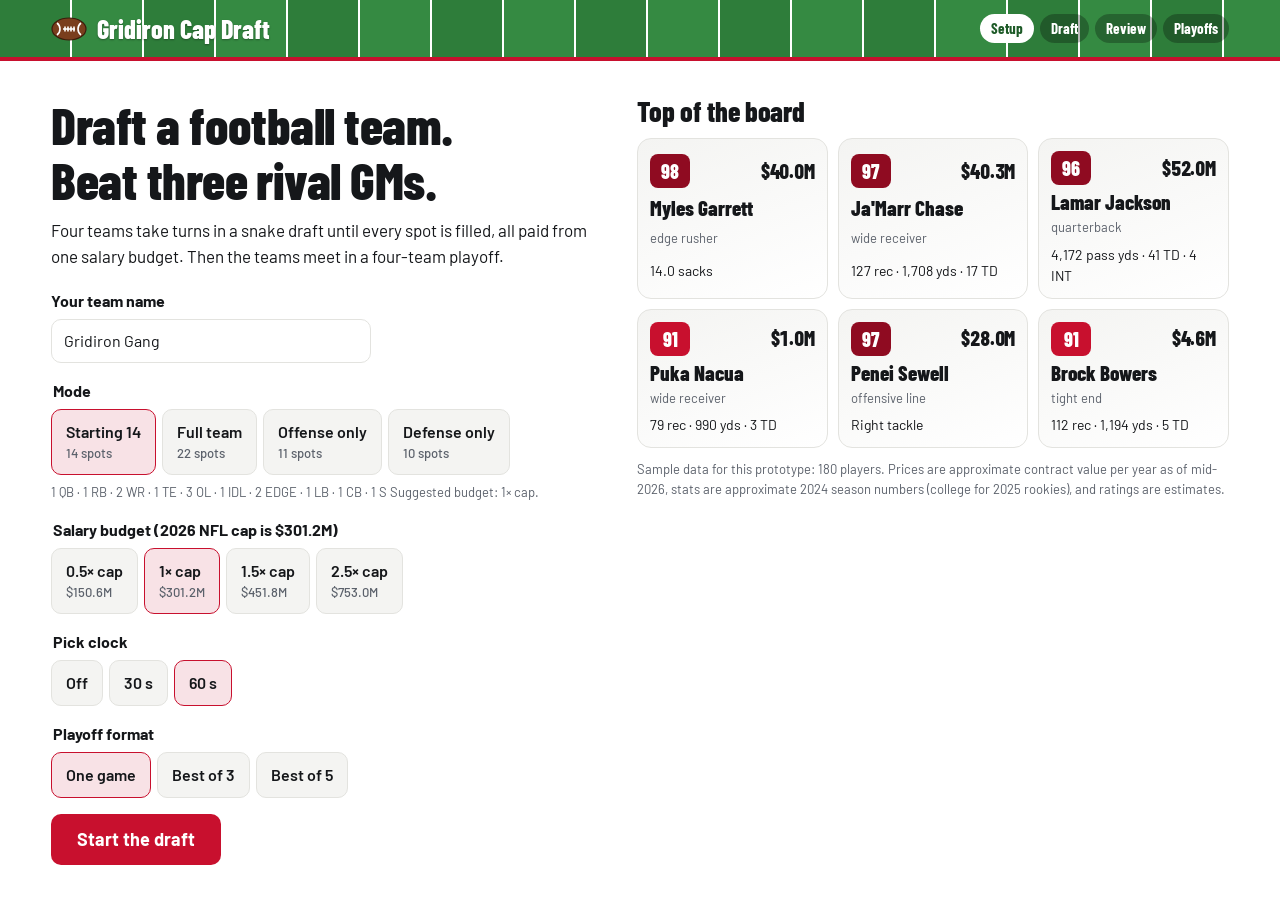
<file: prototypes/gridiron-cap-draft.html>
<!DOCTYPE html>
<html lang="en">
<head>
<meta charset="utf-8">
<meta name="viewport" content="width=device-width,initial-scale=1">
<title>Gridiron Cap Draft</title>
<link rel="preconnect" href="https://fonts.googleapis.com">
<link rel="preconnect" href="https://fonts.gstatic.com" crossorigin>
<link href="https://fonts.googleapis.com/css2?family=Barlow+Condensed:wght@600;700;800&family=Barlow:wght@400;500;600;700&display=swap" rel="stylesheet">
<style>
/* VOICE occasion: draft night in a front office, lively but orderly
   IDEA the war-room big board under a striped turf field, then a playoff bracket on the scoreboard
   PICTURE the live draft board (draft), the depth chart with unit grades (review), the bracket (playoffs)
   COLOUR white or near-black ground, mowed-turf green band with yard lines, end-zone red accent, team colours
   TYPE Barlow Condensed 800 for names and numbers + Barlow for text
   LAYOUT laptop: clock bar, board 2fr beside rosters 1fr; phone: clock, board, rosters stacked */
:root{color-scheme:light dark;--bg:light-dark(#ffffff,#121417);--ink:light-dark(#15171a,#eef0f2);--mut:light-dark(#5b616b,#9aa1ab);--pan:light-dark(#f4f4f2,#1b1e23);--line:light-dark(#e3e3df,#2c3038);--or:#c8102e;--orx:light-dark(#a30d25,#ff7d8e)}
:root[data-theme=light]{color-scheme:light}
:root[data-theme=dark]{color-scheme:dark}
*{box-sizing:border-box;min-width:0}
html,body{margin:0}
body{background:var(--bg);color:var(--ink);font:16px/1.5 Barlow,system-ui,sans-serif;overflow-x:clip}
h1,h2,h3,.cond{font-family:"Barlow Condensed",Barlow,sans-serif;letter-spacing:-.01em;line-height:1.05;margin:0}
h1{font-size:clamp(34px,5vw,52px);font-weight:800;text-wrap:balance}
h2{font-size:28px;font-weight:800}
h3{font-size:20px;font-weight:700}
button,input,select{font:inherit;color:inherit}
button{cursor:pointer}
.band{padding:clamp(18px,3vw,36px) max(4vw,16px)}
.wood{background:repeating-linear-gradient(90deg,#2e7d3a 0 70px,rgba(255,255,255,.5) 70px 72px,#358a42 72px 142px,rgba(255,255,255,.5) 142px 144px);color:#fff;text-shadow:0 1px 2px rgba(0,0,0,.35);padding:14px max(4vw,16px);display:flex;flex-wrap:wrap;gap:8px 20px;align-items:center;justify-content:space-between;border-bottom:4px solid var(--or)}
.wood .brand{font:800 26px/1 "Barlow Condensed",sans-serif;display:flex;align-items:center;gap:10px}
.steps{display:flex;gap:6px;flex-wrap:wrap}
.steps span{font:700 15px/1 "Barlow Condensed",sans-serif;padding:7px 11px;border-radius:99px;background:rgba(0,0,0,.28);text-shadow:none}
.steps span.on{background:#fff;color:#1d5a27}
.btn{min-height:44px;padding:10px 18px;border-radius:10px;border:0;background:var(--or);color:#fff;font-weight:700}
.btn:hover{filter:brightness(1.08)}
.btn:disabled{background:var(--line);color:var(--mut);cursor:not-allowed;filter:none}
.btn.ghost{background:transparent;border:1.5px solid var(--line);color:var(--ink)}
:focus-visible{outline:3px solid var(--or);outline-offset:2px}
.fine{font-size:13px;color:var(--mut)}
.ovr{display:inline-grid;place-items:center;min-width:40px;height:34px;border-radius:8px;font:800 20px/1 "Barlow Condensed",sans-serif;color:#fff;background:#6b7280}
.o95{background:#8f0b21}.o90{background:#c8102e}.o85{background:#2457c5}.o80{background:#3f7d58}.o75{background:#6b7280}.o60{background:#9ca3af}
.pos{display:inline-block;min-width:22px;text-align:center;font:700 13px/20px "Barlow Condensed",sans-serif;border-radius:5px;background:var(--pan);border:1px solid var(--line);color:var(--mut)}
.num{text-align:right;white-space:nowrap;font-variant-numeric:tabular-nums}
/* lobby */
.lobby{display:grid;grid-template-columns:minmax(0,1fr) minmax(0,1.1fr);gap:clamp(20px,4vw,48px);align-items:start}
.lede{font-size:17px;max-width:60ch;margin:12px 0 20px}
.field{margin:0 0 16px;border:0;padding:0}
.field legend,.field label.l{display:block;font-weight:700;margin-bottom:6px}
.seg{display:flex;flex-wrap:wrap;gap:6px}
.seg label{position:relative}
.seg input{position:absolute;opacity:0;inset:0}
.seg span{display:block;min-height:44px;padding:10px 14px;border-radius:10px;border:1.5px solid var(--line);background:var(--pan);font-weight:600}
.seg span small{display:block;font-size:13px;font-weight:500;color:var(--mut)}
.seg input:checked+span{border-color:var(--or);background:color-mix(in srgb,var(--or) 12%,var(--bg))}
.seg input:focus-visible+span{outline:3px solid var(--or)}
.txt{min-height:44px;padding:8px 12px;border-radius:10px;border:1.5px solid var(--line);background:var(--bg);font-size:16px;width:100%;max-width:320px}
.cards{display:grid;grid-template-columns:repeat(auto-fill,minmax(150px,1fr));gap:10px}
.card{border-radius:14px;padding:12px;background:linear-gradient(160deg,var(--pan),var(--bg));border:1px solid var(--line);display:grid;gap:6px}
.card .nm{font:800 21px/1 "Barlow Condensed",sans-serif}
.card .row{display:flex;justify-content:space-between;align-items:center;gap:6px}
.bars{display:grid;grid-template-columns:auto minmax(0,1fr);gap:2px 6px;font-size:13px;color:var(--mut);align-items:center}
.bars i{display:block;height:6px;border-radius:3px;background:var(--line);overflow:hidden}
.bars i b{display:block;height:100%;background:var(--or)}
/* draft */
.clock{display:grid;grid-template-columns:auto minmax(0,1fr) auto;gap:12px 24px;align-items:center;background:var(--pan);border-bottom:1px solid var(--line)}
.clk{font:800 clamp(40px,6vw,64px)/1 "Barlow Condensed",sans-serif;font-variant-numeric:tabular-nums;min-width:2.2ch;text-align:center}
.clk.low{color:var(--orx)}
.otc .who{font:800 26px/1.05 "Barlow Condensed",sans-serif}
.dot{display:inline-block;width:12px;height:12px;border-radius:50%;margin-right:6px;vertical-align:1px}
.mine{display:flex;flex-wrap:wrap;gap:8px 18px;align-items:center;justify-content:flex-end}
.stat b{display:block;font:800 22px/1 "Barlow Condensed",sans-serif}
.stat{font-size:13px;color:var(--mut)}
.dgrid{display:grid;grid-template-columns:minmax(0,2fr) minmax(0,1fr);gap:24px;align-items:start}
.tools{display:flex;flex-wrap:wrap;gap:8px;margin-bottom:10px;align-items:center}
.chip{min-height:40px;padding:6px 14px;border-radius:99px;border:1.5px solid var(--line);background:var(--bg);font-weight:600}
.chip.on{background:var(--ink);color:var(--bg);border-color:var(--ink)}
.tools .txt{max-width:220px;min-height:40px}
.tools select{min-height:40px;border-radius:10px;border:1.5px solid var(--line);background:var(--bg);padding:6px 10px;font-size:16px}
.scroll{overflow-x:auto}
.boardwrap{max-height:70vh;overflow:auto;border:1px solid var(--line);border-radius:12px}
table{border-collapse:collapse;width:100%}
th{position:sticky;top:0;background:var(--pan);font-size:13px;font-weight:700;color:var(--mut);text-align:left;padding:8px 6px;z-index:1;white-space:nowrap}
td{padding:7px 6px;border-top:1px solid var(--line);vertical-align:middle}
tr.no td{opacity:.55}
td .pn{font-weight:700;line-height:1.15}
td .sub{font-size:13px;color:var(--mut);white-space:nowrap}
.dr{min-height:36px;padding:6px 12px;border-radius:8px;border:0;background:var(--or);color:#fff;font-weight:700;white-space:nowrap}
.dr:disabled{background:transparent;color:var(--mut);font-weight:500;font-size:13px;cursor:default;padding:6px 0}
.teams{display:grid;gap:12px}
.team{border:1px solid var(--line);border-radius:12px;padding:12px;border-top:5px solid var(--c)}
.team.now{box-shadow:0 0 0 2px var(--c)}
.team h3{display:flex;justify-content:space-between;gap:8px}
.budget{height:8px;border-radius:4px;background:var(--line);margin:8px 0 4px;overflow:hidden}
.budget b{display:block;height:100%;background:var(--c)}
.ros{list-style:none;margin:8px 0 0;padding:0;display:grid;gap:3px;font-size:14px}
.ros li{display:grid;grid-template-columns:24px minmax(0,1fr) auto auto;gap:6px;align-items:center}
.ros li.empty{color:var(--mut);border:1px dashed var(--line);border-radius:6px;padding:1px 6px;display:block;font-size:13px}
.ros .o{font:800 16px/1 "Barlow Condensed",sans-serif}
.log{display:flex;gap:8px;overflow-x:auto;padding-bottom:4px}
.log div{flex:none;border:1px solid var(--line);border-left:4px solid var(--c);border-radius:8px;padding:6px 10px;font-size:14px}
/* lineup + tourney */
.lgrid{display:grid;grid-template-columns:minmax(0,1.4fr) minmax(0,1fr);gap:28px;align-items:start}
.slot{display:grid;grid-template-columns:44px minmax(0,1fr) auto auto;gap:10px;align-items:center;padding:8px 10px;border:1.5px solid var(--line);border-radius:10px;background:var(--bg);width:100%;text-align:left;min-height:52px}
.slot.st{border-color:var(--or);background:color-mix(in srgb,var(--or) 9%,var(--bg))}
.slots{display:grid;gap:6px}
.tag{font-size:13px;font-weight:700;color:var(--orx);white-space:nowrap}
.seedrow{display:grid;grid-template-columns:28px minmax(0,1fr) auto;gap:8px;align-items:center;padding:10px 0;border-top:1px solid var(--line)}
.bk{display:grid;grid-template-columns:minmax(0,1fr) minmax(0,1fr) minmax(0,.8fr);gap:0 28px;align-items:center;background:light-dark(#1d2027,#0b0c0f);color:#eef0f2;border-radius:16px;padding:clamp(16px,3vw,28px)}
.col{display:grid;gap:22px}
.ser{background:#2a2e37;border-radius:10px;overflow:hidden;position:relative}
.ser .tm{display:grid;grid-template-columns:22px minmax(0,1fr) auto;gap:8px;align-items:center;padding:9px 12px;border-left:5px solid var(--c)}
.ser .tm+.tm{border-top:1px solid #3a3f4a}
.ser .tm.out{opacity:.45}
.ser .w{font:800 24px/1 "Barlow Condensed",sans-serif}
.ser .tn{font:700 18px/1.1 "Barlow Condensed",sans-serif}
.ser .sd{font-size:13px;color:#9aa1ab}
.champ{text-align:center;display:grid;gap:6px;justify-items:center}
.trophy{width:84px;height:110px}
.games{font-size:13px;color:#9aa1ab;padding:4px 12px 8px}
.ctl{display:flex;flex-wrap:wrap;gap:10px;margin:18px 0}
.box{display:grid;grid-template-columns:minmax(0,1fr) minmax(0,1fr);gap:20px}
.final{font:800 clamp(28px,4vw,40px)/1 "Barlow Condensed",sans-serif;display:flex;gap:14px;align-items:baseline;flex-wrap:wrap;margin-bottom:10px}
.chips{display:flex;gap:6px;overflow-x:auto;padding-bottom:4px;margin-bottom:8px}.chips .chip{flex:none}
.ugrid{display:grid;grid-template-columns:minmax(0,9em) repeat(4,minmax(0,1fr));gap:8px 12px;align-items:center;font-size:14px}
.ugrid .h{font-weight:700;color:var(--mut);font-size:13px}
.ub{display:flex;align-items:center;gap:6px}.ub i{flex:1;height:10px;border-radius:5px;background:var(--line);overflow:hidden}.ub i b{display:block;height:100%;background:var(--c)}.ub span{font:700 15px/1 "Barlow Condensed",sans-serif;min-width:2.2ch;text-align:right}
.ros li.slotopen{display:grid;grid-template-columns:34px minmax(0,1fr);color:var(--mut);font-size:13px}
.ros li.slotopen span:last-child{border-bottom:1px dashed var(--line)}
.ros li .pos{min-width:30px}
.ros li{grid-template-columns:34px minmax(0,1fr) auto auto}
.bline{display:grid;grid-template-columns:minmax(0,1fr) auto;gap:4px 10px;padding:7px 0;border-top:1px solid var(--line);font-size:15px}
.bline .fine{white-space:nowrap}
.clock.fb{grid-template-columns:auto minmax(16em,1fr) minmax(0,1.3fr)}
.needs b{font-size:18px;line-height:1.15}
@media(max-width:900px){.dgrid,.lgrid{grid-template-columns:minmax(0,1fr)}.teams{grid-template-columns:repeat(auto-fit,minmax(min(100%,260px),1fr))}.boardwrap{max-height:none}}
@media(max-width:760px){.lobby{grid-template-columns:minmax(0,1fr)}.bk{grid-template-columns:minmax(0,1fr)}.col{gap:12px}.champ{padding-top:16px}.box{grid-template-columns:minmax(0,1fr)}.clock{grid-template-columns:auto minmax(0,1fr)}.mine{grid-column:1/-1;justify-content:flex-start}}
@media(max-width:600px){.ugrid{grid-template-columns:minmax(0,6.5em) repeat(4,minmax(0,1fr));font-size:13px}.ub i{display:none}.hide-s{display:none}table{font-size:14px}td,th{padding:6px 4px}td .sub{white-space:normal}.ovr{min-width:34px;height:30px;font-size:18px}.dr{padding:6px 10px}.dr:disabled{white-space:normal;max-width:6em;text-align:right}}
@media(prefers-reduced-motion:no-preference){.pulse{animation:p 1s ease-in-out infinite alternate}@keyframes p{from{opacity:1}to{opacity:.55}}}
</style>
</head>
<body>
<header class="wood"><div class="brand"><svg width="36" height="24" viewBox="0 0 36 24" aria-hidden="true"><ellipse cx="18" cy="12" rx="17" ry="11" fill="#7a3e1d" stroke="#3b1c0b" stroke-width="1.2"/><path d="M6 6c4 3 4 9 0 12M30 6c-4 3-4 9 0 12" fill="none" stroke="#fff" stroke-width="1.6"/><path d="M12 12h12M14 9.5v5M17 9.5v5M20 9.5v5M23 9.5v5" stroke="#fff" stroke-width="1.6"/></svg>Gridiron Cap Draft</div><nav class="steps" id="steps"></nav></header>
<main id="app"></main>
<script>{
const RAW=`Lamar Jackson|QB|96|52.0|4,172 pass yds · 41 TD · 4 INT
Josh Allen|QB|96|55.0|3,731 pass yds · 28 TD · 6 INT
Joe Burrow|QB|94|55.0|4,918 pass yds · 43 TD · 9 INT
Patrick Mahomes|QB|94|45.0|3,928 pass yds · 26 TD · 11 INT
Jayden Daniels|QB|89|9.4|3,568 pass yds · 25 TD · 9 INT
Jalen Hurts|QB|88|51.0|2,903 pass yds · 18 TD · 5 INT
Justin Herbert|QB|88|52.5|3,870 pass yds · 23 TD · 3 INT
Jared Goff|QB|87|53.0|4,629 pass yds · 37 TD · 12 INT
Baker Mayfield|QB|85|33.3|4,500 pass yds · 41 TD · 16 INT
Matthew Stafford|QB|84|42.0|3,762 pass yds · 20 TD · 8 INT
Brock Purdy|QB|84|53.0|3,864 pass yds · 20 TD · 12 INT
Drake Maye|QB|84|9.0|2,276 pass yds · 15 TD · 10 INT
Dak Prescott|QB|84|60.0|1,978 pass yds · 11 TD · 8 INT
Bo Nix|QB|83|4.6|3,775 pass yds · 29 TD · 12 INT
Jordan Love|QB|82|55.0|3,389 pass yds · 25 TD · 11 INT
C.J. Stroud|QB|80|9.0|3,727 pass yds · 20 TD · 12 INT
Trevor Lawrence|QB|80|55.0|2,045 pass yds · 11 TD · 7 INT
Caleb Williams|QB|79|9.8|3,541 pass yds · 20 TD · 6 INT
Saquon Barkley|RB|95|20.6|2,005 rush yds · 13 TD
Bijan Robinson|RB|93|5.5|1,456 rush yds · 14 TD
Jahmyr Gibbs|RB|93|4.8|1,412 rush yds · 16 TD
Derrick Henry|RB|92|15.0|1,921 rush yds · 16 TD
Jonathan Taylor|RB|88|14.0|1,431 rush yds · 11 TD
Josh Jacobs|RB|87|12.0|1,329 rush yds · 15 TD
Christian McCaffrey|RB|86|19.0|202 rush yds · 0 TD (4 games)
De'Von Achane|RB|86|1.4|907 rush yds · 6 TD
Kyren Williams|RB|85|11.0|1,299 rush yds · 14 TD
Ashton Jeanty|RB|85|8.9|2,601 rush yds · 29 TD|n
James Cook|RB|84|12.0|1,009 rush yds · 16 TD
Bucky Irving|RB|81|1.1|1,122 rush yds · 8 TD
Chase Brown|RB|81|1.1|990 rush yds · 7 TD
Ja'Marr Chase|WR|97|40.3|127 rec · 1,708 yds · 17 TD
Justin Jefferson|WR|96|35.0|103 rec · 1,533 yds · 10 TD
CeeDee Lamb|WR|93|34.0|101 rec · 1,194 yds · 6 TD
Amon-Ra St. Brown|WR|93|30.0|115 rec · 1,263 yds · 12 TD
Puka Nacua|WR|91|1.0|79 rec · 990 yds · 3 TD
Malik Nabers|WR|90|7.3|109 rec · 1,204 yds · 7 TD
Nico Collins|WR|90|24.3|68 rec · 1,006 yds · 7 TD
A.J. Brown|WR|90|32.0|67 rec · 1,079 yds · 7 TD
Brian Thomas Jr.|WR|88|3.6|87 rec · 1,282 yds · 10 TD
Drake London|WR|88|16.3|100 rec · 1,271 yds · 9 TD
Jaxon Smith-Njigba|WR|88|3.6|100 rec · 1,130 yds · 6 TD
Tee Higgins|WR|87|28.8|73 rec · 911 yds · 10 TD
Garrett Wilson|WR|86|32.5|101 rec · 1,104 yds · 7 TD
Terry McLaurin|WR|86|29.0|82 rec · 1,096 yds · 13 TD
Ladd McConkey|WR|85|2.6|82 rec · 1,149 yds · 7 TD
Mike Evans|WR|84|20.5|74 rec · 1,004 yds · 11 TD
DK Metcalf|WR|84|33.0|66 rec · 992 yds · 5 TD
Travis Hunter|WR|84|11.6|96 rec · 1,258 yds · 15 TD|n
Davante Adams|WR|83|22.0|85 rec · 1,063 yds · 8 TD
Jameson Williams|WR|83|27.5|58 rec · 1,001 yds · 7 TD
Zay Flowers|WR|83|3.5|74 rec · 1,059 yds · 4 TD
Tetairoa McMillan|WR|81|7.5|84 rec · 1,319 yds · 8 TD|n
George Kittle|TE|93|19.1|78 rec · 1,106 yds · 8 TD
Brock Bowers|TE|91|4.6|112 rec · 1,194 yds · 5 TD
Trey McBride|TE|91|19.0|111 rec · 1,146 yds · 2 TD
Sam LaPorta|TE|85|1.6|60 rec · 726 yds · 7 TD
Mark Andrews|TE|83|13.0|55 rec · 673 yds · 11 TD
T.J. Hockenson|TE|82|16.5|41 rec · 455 yds · 0 TD
Tyler Warren|TE|82|5.3|104 rec · 1,233 yds · 8 TD|n
Jake Ferguson|TE|80|13.0|59 rec · 494 yds · 0 TD
Dalton Kincaid|TE|80|3.4|44 rec · 448 yds · 2 TD
Colston Loveland|TE|79|5.5|56 rec · 582 yds · 5 TD|n
Penei Sewell|OL|97|28.0|Right tackle
Tristan Wirfs|OL|94|28.1|Left tackle
Jordan Mailata|OL|94|22.0|Left tackle
Creed Humphrey|OL|94|18.0|Center
Trent Williams|OL|92|27.0|Left tackle
Lane Johnson|OL|92|24.0|Right tackle
Quinn Meinerz|OL|91|18.0|Right guard
Chris Lindstrom|OL|91|20.5|Right guard
Joe Thuney|OL|90|16.0|Left guard
Tyler Smith|OL|90|24.0|Left guard
Trey Smith|OL|89|23.4|Right guard
Landon Dickerson|OL|89|21.0|Left guard
Rashawn Slater|OL|88|28.5|Left tackle
Christian Darrisaw|OL|88|26.6|Left tackle
Joe Alt|OL|88|7.6|Right tackle
Andrew Thomas|OL|87|23.4|Left tackle
Cam Jurgens|OL|87|20.0|Center
Kolton Miller|OL|86|22.0|Left tackle
Dion Dawkins|OL|85|20.0|Left tackle
Peter Skoronski|OL|83|5.4|Left guard
Spencer Brown|OL|83|16.0|Right tackle
Will Campbell|OL|82|9.0|Left tackle|n
Aaron Banks|OL|82|19.3|Left guard
Kelvin Banks Jr.|OL|80|6.5|Right tackle|n
Chris Jones|IDL|94|31.8|5.0 sacks
Dexter Lawrence|IDL|93|22.5|9.0 sacks
Jalen Carter|IDL|90|5.4|4.5 sacks
Quinnen Williams|IDL|89|24.0|5.0 sacks
Jeffery Simmons|IDL|88|23.5|5.0 sacks
Zach Allen|IDL|86|17.2|8.5 sacks
Leonard Williams|IDL|86|21.5|11.0 sacks
Nnamdi Madubuike|IDL|85|24.5|6.0 sacks
Vita Vea|IDL|85|17.8|7.0 sacks
Derrick Brown|IDL|85|24.0|0.5 sacks (1 game)
Mason Graham|IDL|82|9.0|3.5 sacks|n
Kobie Turner|IDL|82|1.2|5.0 sacks
Calijah Kancey|IDL|80|4.0|7.5 sacks
Myles Garrett|EDGE|98|40.0|14.0 sacks
Micah Parsons|EDGE|96|46.5|12.0 sacks
T.J. Watt|EDGE|94|41.0|11.5 sacks
Aidan Hutchinson|EDGE|92|45.0|7.5 sacks (5 games)
Maxx Crosby|EDGE|92|35.5|7.5 sacks
Will Anderson Jr.|EDGE|91|8.8|11.0 sacks
Nick Bosa|EDGE|88|34.0|9.0 sacks
Danielle Hunter|EDGE|87|35.6|12.0 sacks
Josh Hines-Allen|EDGE|86|28.3|8.0 sacks
Jared Verse|EDGE|86|3.4|4.5 sacks
Nik Bonitto|EDGE|86|26.5|13.5 sacks
Brian Burns|EDGE|85|28.2|8.5 sacks
Abdul Carter|EDGE|84|11.3|12.0 sacks|n
Josh Sweat|EDGE|83|19.1|8.0 sacks
Jonathon Cooper|EDGE|82|15.0|10.5 sacks
Khalil Mack|EDGE|82|18.0|6.0 sacks
Laiatu Latu|EDGE|80|4.1|4.0 sacks
Fred Warner|LB|94|21.0|131 tackles
Roquan Smith|LB|92|20.0|154 tackles
Zack Baun|LB|90|17.0|151 tackles
Jack Campbell|LB|88|4.0|129 tackles
Patrick Queen|LB|84|13.7|129 tackles
Nick Bolton|LB|83|15.0|111 tackles
Zaire Franklin|LB|83|10.4|173 tackles
Daiyan Henley|LB|83|1.2|147 tackles
Foyesade Oluokun|LB|82|15.0|149 tackles
Jamien Sherwood|LB|82|15.0|158 tackles
Patrick Surtain II|CB|96|24.0|4 INT
Derek Stingley Jr.|CB|93|30.0|5 INT
Sauce Gardner|CB|91|30.1|0 INT
Christian Gonzalez|CB|91|5.7|2 INT
Quinyon Mitchell|CB|90|4.1|0 INT
Trent McDuffie|CB|90|13.1|2 INT
Jaycee Horn|CB|89|25.0|2 INT
Devon Witherspoon|CB|88|7.3|0 INT
Denzel Ward|CB|86|20.1|2 INT
Cooper DeJean|CB|86|1.6|1 INT
Marlon Humphrey|CB|85|19.5|6 INT
Jalen Ramsey|CB|84|24.1|2 INT
Kyle Hamilton|S|95|25.1|1 INT
Kerby Joseph|S|90|21.3|9 INT
Xavier McKinney|S|90|16.8|8 INT
Brian Branch|S|89|1.6|4 INT
Derwin James Jr.|S|89|19.0|1 INT
Jessie Bates III|S|87|16.0|4 INT
Antoine Winfield Jr.|S|86|21.0|1 INT
Budda Baker|S|85|18.1|0 INT
Jevon Holland|S|82|15.1|0 INT
Nick Emmanwori|S|80|2.3|4 INT|n
Laremy Tunsil|OL|87|25.0|Left tackle
Zach Tom|OL|88|22.5|Right tackle
Ronnie Stanley|OL|84|20.0|Left tackle
Elgton Jenkins|OL|84|17.0|Left guard
Darnell Wright|OL|84|4.9|Right tackle
Kevin Dotson|OL|83|16.0|Right guard
Paris Johnson Jr.|OL|83|6.9|Left tackle
Jackson Powers-Johnson|OL|83|2.4|Left guard
Taliese Fuaga|OL|82|4.2|Right tackle
Braden Smith|OL|81|17.5|Right tackle
Zion Johnson|OL|80|3.8|Left guard
Graham Barton|OL|80|3.0|Center
Olumuyiwa Fashanu|OL|80|4.3|Left tackle
Milton Williams|IDL|83|26.0|5.0 sacks
Osa Odighizuwa|IDL|83|20.0|4.5 sacks
Byron Murphy II|IDL|80|3.4|0.5 sacks
Edgerrin Cooper|LB|84|1.6|81 tackles
Ernest Jones IV|LB|82|11.0|145 tackles
Blake Cashman|LB|81|8.5|112 tackles
Jaylon Johnson|CB|87|19.0|2 INT
Christian Benford|CB|84|19.0|2 INT
DJ Reed|CB|83|16.0|0 INT
Mike Sainristil|CB|83|1.3|2 INT
Charvarius Ward|CB|82|18.0|1 INT
Nate Wiggins|CB|82|3.4|1 INT
Garrett Williams|CB|81|1.4|1 INT
Jahdae Barron|CB|81|3.7|5 INT|n
Kool-Aid McKinstry|CB|80|2.4|0 INT
Talanoa Hufanga|S|82|15.0|1 INT
Camryn Bynum|S|82|15.0|2 INT
Malaki Starks|S|80|3.0|1 INT|n`;
const P=RAW.split('\n').map((l,i)=>{const f=l.split('|');return{id:i,name:f[0],pos:f[1],ovr:+f[2],sal:+f[3],line:f[4],ncaa:f[5]==='n'}});
const CAP=301.2,MIN=1.0,AVG=89;
const MODES={
  classic:{label:'Starting 14',short:'14 spots',slots:{QB:1,RB:1,WR:2,TE:1,OL:3,IDL:1,EDGE:2,LB:1,CB:1,S:1}},
  full:{label:'Full team',short:'22 spots',slots:{QB:1,RB:1,WR:3,TE:1,OL:5,IDL:2,EDGE:2,LB:2,CB:3,S:2}},
  off:{label:'Offense only',short:'11 spots',slots:{QB:1,RB:1,WR:2,TE:1,OL:3,FLEX:3}},
  def:{label:'Defense only',short:'10 spots',slots:{DL:4,LB:2,CB:2,S:2}}
};
const GROUPS={FLEX:['RB','WR','TE'],DL:['IDL','EDGE']};
const ALLPOS=['QB','RB','WR','TE','OL','IDL','EDGE','LB','CB','S'];
const POSN={QB:'quarterback',RB:'running back',WR:'wide receiver',TE:'tight end',OL:'offensive line',IDL:'interior DL',EDGE:'edge rusher',LB:'linebacker',CB:'cornerback',S:'safety',FLEX:'RB, WR or TE',DL:'interior DL or edge'};
const WT={QB:3};
const BONUS={QB:3,EDGE:1};
const COLS=['#c8102e','#2457c5','#8a3fc4','#0e8a7b'];
const BOTS=[{name:'Harbor City Stars',k:.1,blurb:'chases stars'},{name:'Prairie Bargains',k:.6,blurb:'hunts value'},{name:'Ridgeline Balance',k:.3,blurb:'plays it straight'}];
let S=null;

function rnd(){S.rs=(S.rs+0x6D2B79F5)|0;let t=S.rs;t=Math.imul(t^t>>>15,t|1);t^=t+Math.imul(t^t>>>7,t|61);return((t^t>>>14)>>>0)/4294967296}
const REQ=()=>MODES[S.mode].slots;
const ORDER=()=>Object.keys(REQ());
const SLOTS=()=>Object.values(REQ()).reduce((a,b)=>a+b,0);
const elig=k=>GROUPS[k]||[k];
const modePos=()=>ALLPOS.filter(p=>ORDER().some(k=>elig(k).includes(p)));
const getP=id=>id<1000?P[id]:S.extra.find(x=>x.id===id);
const spent=t=>t.ros.reduce((s,id)=>s+getP(id).sal,0);
const left=t=>S.budget-spent(t);
const fill=t=>{const c={};ORDER().forEach(k=>c[k]=0);t.sl.forEach(k=>c[k]++);return c};
const openSlots=t=>{const c=fill(t),R=REQ();return ORDER().filter(k=>c[k]<R[k])};
function slotFor(t,pos){
  const o=openSlots(t);
  if(o.includes(pos))return pos;
  return o.find(k=>GROUPS[k]&&GROUPS[k].includes(pos))||null;
}
const needList=t=>{const c=fill(t),R=REQ();return ORDER().filter(k=>c[k]<R[k]).map(k=>(R[k]-c[k]>1?(R[k]-c[k])+' ':'')+k)};
const needPos=t=>{const o=openSlots(t);return modePos().filter(p=>o.some(k=>elig(k).includes(p)))};
const avail=()=>P.filter(p=>!S.taken.includes(p.id)&&modePos().includes(p.pos));
const money=v=>'$'+v.toFixed(1)+'M';
const value=p=>(p.ovr-60)/Math.max(1,p.sal);

function why(t,p){
  const sl=SLOTS()-t.ros.length;
  if(sl<=0)return'Roster full';
  if(!slotFor(t,p.pos))return p.pos+' filled';
  if(left(t)-p.sal<(sl-1)*MIN-1e-9)return'Over budget';
  return'';
}
function fillCost(t,p){
  const c=fill(t),R=REQ();const k0=slotFor(t,p.pos);if(k0)c[k0]++;
  const av=avail().filter(q=>q.id!==p.id);let f=0;
  for(const k of ORDER()){const n=R[k]-c[k];if(n<=0)continue;
    const e=elig(k),s=av.filter(q=>e.includes(q.pos)).map(q=>q.sal).sort((a,b)=>a-b);
    for(let j=0;j<n;j++)f+=s[j*2]??MIN;}
  return f;
}
function choose(t,k){
  k=k??t.k;
  const sl=SLOTS()-t.ros.length,per=left(t)/sl;
  let best=null,bs=-1e9;
  for(const p of avail()){
    if(why(t,p))continue;
    let s=p.ovr+(BONUS[p.pos]||0)-Math.max(0,p.sal-per)*k+rnd()*3;
    if(sl>1&&left(t)-p.sal<fillCost(t,p))s-=12;
    if(s>bs){bs=s;best=p}
  }
  return best;
}
function newGame(o){
  const seat=Math.floor(Math.random()*4),teams=[];let b=0;
  for(let i=0;i<4;i++){
    if(i===seat)teams.push({name:o.name||'Your team',human:true,k:.3,ros:[],sl:[],col:COLS[0]});
    else{const bt=BOTS[b++];teams.push({name:bt.name,blurb:bt.blurb,human:false,k:bt.k,ros:[],sl:[],col:COLS[b]})}
  }
  S={phase:'draft',mode:o.mode||'classic',mult:o.mult,timer:o.timer,series:o.series,budget:+(CAP*o.mult).toFixed(3),teams,order:[],pick:0,taken:[],extra:[],log:[],rs:(Math.random()*2**31)|0,me:seat,filter:'all',q:'',sort:'ovr',br:null,box:null};
  for(let r=0;r<SLOTS();r++){const row=[0,1,2,3];if(r%2)row.reverse();S.order.push(...row)}
}
function doPick(i,p,auto,slot){
  const t=S.teams[i];let k;
  if(!p){
    const o=openSlots(t);k=slot&&o.includes(slot)?slot:o[0];
    const pos=GROUPS[k]?{FLEX:'WR',DL:'EDGE'}[k]:k;
    p={id:1000+S.extra.length,name:'Replacement '+pos,pos,ovr:60,sal:MIN,line:'Practice squad call-up',rep:true};
    S.extra.push(p);
  }else{S.taken.push(p.id);k=slotFor(t,p.pos)}
  t.ros.push(p.id);t.sl.push(k);
  S.log.unshift({n:S.pick+1,t:i,id:p.id,auto:!!auto});
  S.pick++;
  if(S.pick>=S.order.length)S.phase='review';
}
function units(i){
  const ros=S.teams[i].ros.map(getP),g={};ALLPOS.forEach(k=>g[k]=[]);
  ros.forEach(p=>g[p.pos].push(p));
  ALLPOS.forEach(k=>g[k].sort((a,b)=>b.ovr-a.ovr));
  const stand=pos=>({id:'sb'+i+pos,name:'Stand-in '+pos,pos,ovr:AVG,stand:true});
  const has=ks=>ks.some(k=>g[k].length);
  const side={off:has(['QB','RB','WR','TE','OL']),def:has(['IDL','EDGE','LB','CB','S'])};
  if(!g.QB.length)g.QB.push(stand('QB'));
  if(!g.RB.length)g.RB.push(stand('RB'));
  if(!g.WR.length&&!g.TE.length)g.WR.push(stand('WR'),stand('WR'));
  if(!g.OL.length)g.OL.push(stand('OL'));
  if(!g.IDL.length&&!g.EDGE.length)g.EDGE.push(stand('EDGE'),stand('IDL'));
  ['LB','CB','S'].forEach(k=>{if(!g[k].length)g[k].push(stand(k))});
  const a=ks=>{const L=ks.flatMap(k=>g[k]);return L.length?L.reduce((s,p)=>s+p.ovr,0)/L.length:AVG};
  const wa=w=>{let s=0,n=0;for(const k in w)for(const p of g[k]){s+=p.ovr*w[k];n+=w[k]}return n?s/n:AVG};
  const QB=g.QB[0].ovr,RB=g.RB[0].ovr,REC=a(['WR','TE']),OL=a(['OL']),TE=g.TE.length?g.TE[0].ovr:AVG;
  const rushU=wa({EDGE:1.6,IDL:1}),dlRun=wa({IDL:1.5,EDGE:1}),LB=a(['LB']),CB=a(['CB']),SA=a(['S']);
  return{g,side,
    pass:.45*QB+.35*REC+.2*OL,
    run:.45*RB+.4*OL+.1*TE+.05*QB,
    rush:rushU,
    cover:.5*CB+.3*SA+.2*LB,
    runD:.5*dlRun+.3*LB+.2*SA,
    OL};
}
function rating(i){
  const ros=S.teams[i].ros.map(getP);let s=0,w=0;
  for(const p of ros){const x=WT[p.pos]||1;s+=p.ovr*x;w+=x}
  return w?s/w:0;
}
function pickW(L,f){let tot=0;const w=L.map(x=>{const v=Math.max(1e-3,f(x));tot+=v;return v});let r=rnd()*tot;for(let i=0;i<L.length;i++){r-=w[i];if(r<=0)return L[i]}return L[L.length-1]}
function simGame(a,b){
  const T=[a,b],U=T.map(units),sc=[0,0],ty=[0,0];
  const st=new Map();
  const S0=id=>{if(!st.has(id))st.set(id,{id,cmp:0,att:0,py:0,ptd:0,int:0,car:0,ry:0,rtd:0,rec:0,yds:0,tdr:0,sk:0,pi:0,tk:0});return st.get(id)};
  const tackle=(dg,run)=>S0(pickW([...dg.IDL,...dg.EDGE,...dg.LB,...dg.CB,...dg.S],p=>p.ovr**2*(run?{IDL:1,EDGE:.8,LB:2.2,CB:.5,S:1}:{IDL:.2,EDGE:.2,LB:1.2,CB:1.6,S:1.2})[p.pos]).id).tk++;
  function drive(o,yl){
    const d=1-o,O=U[o],D=U[d],og=O.g,dg=D.g;
    let down=1,toGo=10,plays=0;
    while(plays<18){
      plays++;
      if(down===4){
        const dist=100-yl+17;
        if(dist<=56&&(toGo>2||yl<60)){if(rnd()<Math.min(.97,.98-Math.max(0,dist-30)*.012)){sc[o]+=3;return{next:25}}return{next:Math.max(20,100-yl-7)}}
        if(!(toGo<=2&&yl>=45)){const n=100-Math.min(99,yl+42+Math.round((rnd()-.5)*12));return{next:Math.max(20,n)}}
      }
      const passing=rnd()<(down>=3&&toGo>=5?.82:.56);
      let gain=0;
      if(passing){
        const qb=og.QB[0];const q=S0(qb.id);
        if(rnd()<.065+(D.rush-O.OL)*.006){gain=-7;S0(pickW([...dg.EDGE,...dg.IDL],p=>p.ovr**3*(p.pos==='EDGE'?1.6:1)).id).sk++}
        else if(rnd()<Math.max(.006,.024-(qb.ovr-80)*.0015+(D.cover-80)*.0015)){q.att++;q.int++;S0(pickW([...dg.CB,...dg.S,...dg.LB],p=>p.ovr**2*(p.pos==='LB'?.5:1)).id).pi++;return{next:Math.max(5,Math.min(80,100-yl))}}
        else{
          q.att++;
          if(rnd()<.63+(O.pass-80)*.012-(D.cover-80)*.012){
            const tgt=pickW([...og.WR,...og.TE,...og.RB],p=>p.ovr**2*({WR:1.3,TE:.85,RB:.55}[p.pos]));
            gain=Math.max(1,Math.round(-(10+(O.pass-D.cover)*.35+(tgt.ovr-80)*.1)*Math.log(1-rnd()*.995)));
            gain=Math.min(gain,100-yl);
            q.cmp++;q.py+=gain;const r=S0(tgt.id);r.rec++;r.yds+=gain;ty[o]+=gain;
            if(yl+gain>=100){q.ptd++;r.tdr++;sc[o]+=7;return{next:25}}
            tackle(dg,false);
          }
        }
      }else{
        const rb=og.RB[0],r=S0(rb.id);r.car++;
        if(rnd()<.009-(O.run-D.runD)*.0005){return{next:Math.max(5,100-yl)}}
        gain=Math.round(4.2+(O.run-D.runD)*.25+(rb.ovr-80)*.03+(rnd()+rnd()+rnd()-1.5)*7);
        if(rnd()<.035+(rb.ovr-80)*.001)gain+=15+Math.round(rnd()*40);
        gain=Math.max(-4,Math.min(gain,100-yl));r.ry+=gain;ty[o]+=gain;
        if(yl+gain>=100){r.rtd++;sc[o]+=7;return{next:25}}
        tackle(dg,true);
      }
      if(gain<0)ty[o]+=gain;
      yl+=gain;toGo-=gain;
      if(toGo<=0){down=1;toGo=Math.min(10,100-yl)}else if(down===4){return{next:Math.max(1,100-yl)}}else down++;
    }
    return{next:25};
  }
  let pos=0,yl=25;
  const run=n=>{for(let k=0;k<n;k++){const r=drive(pos,yl);pos=1-pos;yl=r.next}};
  run(22);
  let ot=0;while(sc[0]===sc[1]&&ot<6){run(2);ot++}
  if(sc[0]===sc[1])sc[rnd()<.5?0:1]+=3;
  const box=T.map(i=>S.teams[i].ros.map(getP).map(p=>({p,s:st.get(p.id)})).filter(x=>x.s));
  return{t:T,sc,box,ot,ty};
}
function startTourney(){
  const seeds=[0,1,2,3].sort((x,y)=>rating(y)-rating(x));
  S.seeds=seeds;
  S.br={need:Math.ceil(S.series/2),rounds:[[{a:seeds[0],b:seeds[3],w:[0,0],g:[]},{a:seeds[1],b:seeds[2],w:[0,0],g:[]}]]};
  S.phase='tourney';S.box=null;
}
const done=s=>Math.max(...s.w)>=S.br.need;
const winner=s=>s.w[0]>s.w[1]?s.a:s.b;
function playNext(){
  const rs=S.br.rounds,cur=rs[rs.length-1];
  let mine=null;
  for(const s of cur){
    if(done(s))continue;
    const g=simGame(s.a,s.b);
    s.w[g.sc[0]>g.sc[1]?0:1]++;
    s.g.push({sc:g.sc,ot:g.ot});
    if(s.a===S.me||s.b===S.me||!mine)mine=g;
  }
  if(mine)S.box=mine;
  if(cur.every(done)){
    if(rs.length===1){
      const w=cur.map(winner).sort((x,y)=>S.seeds.indexOf(x)-S.seeds.indexOf(y));
      rs.push([{a:w[0],b:w[1],w:[0,0],g:[]}]);
    }else{S.champ=winner(cur[0]);S.phase='done'}
  }
}
if(typeof module!=='undefined')module.exports={get S(){return S},set S(v){S=v},P,MODES,newGame,doPick,choose,why,startTourney,playNext,simGame,rating,spent,fill,left,units,REQ,SLOTS};

const $=s=>document.querySelector(s);
const app=$('#app');
const esc=s=>String(s).replace(/[&<>"']/g,c=>({'&':'&amp;','<':'&lt;','>':'&gt;','"':'&quot;',"'":'&#39;'}[c]));
const oc=o=>o>=95?'o95':o>=90?'o90':o>=85?'o85':o>=80?'o80':o>=70?'o75':'o60';
const ovr=p=>`<span class="ovr ${oc(p.ovr)}">${p.ovr}</span>`;
const pos=p=>`<span class="pos">${p.pos}</span>`;
const line=p=>esc(p.line)+(p.ncaa?' (college)':'');
let timerId=null,botId=null,tleft=0;
const REC={classic:1,full:1.5,off:.5,def:.5};
const isMine=()=>S.phase==='draft'&&S.order[S.pick]===S.me;

function steps(){
  const ph=S?S.phase:'lobby',k={lobby:0,draft:1,review:2,tourney:3,done:3}[ph];
  $('#steps').innerHTML=['Setup','Draft','Review','Playoffs'].map((s,i)=>`<span class="${i===k?'on':''}">${s}</span>`).join('');
}
function render(){
  steps();
  if(!S||S.phase==='lobby')return lobby();
  if(S.phase==='draft')return draft();
  if(S.phase==='review')return review();
  return tourney();
}
function tick(){
  clearInterval(timerId);clearTimeout(botId);
  render();
  if(!S||S.phase!=='draft')return;
  const i=S.order[S.pick],t=S.teams[i];
  if(!t.human){botId=setTimeout(()=>{doPick(i,choose(t));tick()},500+Math.random()*450);return}
  if(S.timer>0){
    tleft=S.timer;
    timerId=setInterval(()=>{
      tleft--;const el=$('#clk');
      if(el){el.textContent=tleft;el.classList.toggle('low',tleft<=10)}
      if(tleft<=0){doPick(i,choose(t,.3),true);tick()}
    },1000);
  }
}

/* ---------- lobby ---------- */
function seg(name,opts,val){
  return `<div class="seg">${opts.map(o=>`<label><input type="radio" name="${name}" value="${o.v}" ${o.v==val?'checked':''}><span>${o.l}${o.s?`<small>${o.s}</small>`:''}</span></label>`).join('')}</div>`;
}
function pcard(p){
  return `<div class="card"><div class="row">${ovr(p)}<span class="num cond" style="font-size:20px;font-weight:800">${money(p.sal)}</span></div><div class="nm">${esc(p.name)}</div><div class="fine">${POSN[p.pos]}</div><div style="font-size:14px">${line(p)}</div></div>`;
}
function lobby(){
  const pick=n=>P.find(p=>p.name===n);
  const picks=['Myles Garrett','Ja\'Marr Chase','Lamar Jackson','Puka Nacua','Penei Sewell','Brock Bowers'].map(pick);
  app.innerHTML=`<section class="band lobby">
  <div>
    <h1>Draft a football team. Beat three rival GMs.</h1>
    <p class="lede">Four teams take turns in a snake draft until every spot is filled, all paid from one salary budget. Then the teams meet in a four-team playoff.</p>
    <form id="setup">
      <div class="field"><label class="l" for="nm">Your team name</label><input class="txt" id="nm" name="nm" maxlength="24" value="Gridiron Gang"></div>
      <fieldset class="field"><legend>Mode</legend>${seg('mode',Object.entries(MODES).map(([k,m])=>({v:k,l:m.label,s:m.short})),'classic')}<p class="fine" id="modeinfo" style="margin:8px 0 0"></p></fieldset>
      <fieldset class="field"><legend>Salary budget (2026 NFL cap is $301.2M)</legend>${seg('mult',[{v:.5,l:'0.5× cap',s:money(CAP*.5)},{v:1,l:'1× cap',s:money(CAP)},{v:1.5,l:'1.5× cap',s:money(CAP*1.5)},{v:2.5,l:'2.5× cap',s:money(CAP*2.5)}],1)}</fieldset>
      <fieldset class="field"><legend>Pick clock</legend>${seg('timer',[{v:0,l:'Off'},{v:30,l:'30 s'},{v:60,l:'60 s'}],60)}</fieldset>
      <fieldset class="field"><legend>Playoff format</legend>${seg('series',[{v:1,l:'One game'},{v:3,l:'Best of 3'},{v:5,l:'Best of 5'}],1)}</fieldset>
      <button class="btn" type="submit" style="font-size:18px;padding:12px 26px">Start the draft</button>
    </form>
  </div>
  <div><h2 style="margin-bottom:12px">Top of the board</h2><div class="cards">${picks.map(pcard).join('')}</div>
  <p class="fine" style="margin-top:12px">Sample data for this prototype: ${P.length} players. Prices are approximate contract value per year as of mid-2026, stats are approximate 2024 season numbers (college for 2025 rookies), and ratings are estimates.</p></div>
  </section>`;
  const info=()=>{const m=$('input[name=mode]:checked').value,sl=MODES[m].slots;$('#modeinfo').textContent=Object.entries(sl).map(([k,n])=>n+' '+k+(GROUPS[k]?' ('+POSN[k]+')':'')).join(' · ')+(m==='off'?'. Every offense faces the same average defense.':m==='def'?'. Every defense faces the same average offense.':'')+' Suggested budget: '+REC[m]+'× cap.'};
  $('#setup').addEventListener('change',e=>{if(e.target.name==='mode'){const r=$(`input[name=mult][value="${REC[e.target.value]}"]`);if(r)r.checked=true;info()}});info();
  $('#setup').onsubmit=e=>{e.preventDefault();const f=new FormData(e.target);newGame({name:f.get('nm').trim(),mode:f.get('mode'),mult:+f.get('mult'),timer:+f.get('timer'),series:+f.get('series')});tick();scrollTo(0,0)};
}

/* ---------- draft ---------- */
function rows(){
  const me=S.teams[S.me],q=S.q.toLowerCase(),my=isMine(),op=needPos(me);
  let list=avail().filter(p=>(S.filter==='all'||(S.filter==='need'?op.includes(p.pos):p.pos===S.filter))&&(!q||p.name.toLowerCase().includes(q)));
  const so={ovr:(a,b)=>b.ovr-a.ovr||a.sal-b.sal,cheap:(a,b)=>a.sal-b.sal,pricey:(a,b)=>b.sal-a.sal,value:(a,b)=>value(b)-value(a)}[S.sort];
  list.sort(so);
  if(!list.length)return `<tr><td colspan="4" class="fine" style="padding:16px">No available players match.</td></tr>`;
  return list.map(p=>{const w=why(me,p);return `<tr class="${w?'no':''}"><td>${ovr(p)}</td><td><div class="pn">${esc(p.name)}</div><div class="sub">${pos(p)} ${line(p)}</div></td><td class="num cond" style="font-size:18px;font-weight:700">${money(p.sal)}</td><td class="num"><button class="dr" data-p="${p.id}" ${my&&!w?'':'disabled'}>${w?esc(w):my?'Draft':'Wait'}</button></td></tr>`}).join('');
}
function slotList(t){
  const out=[];
  for(const k of ORDER()){
    const have=t.ros.filter((id,j)=>t.sl[j]===k).map(getP);
    for(let j=0;j<REQ()[k];j++){const p=have[j];out.push(p?`<li><span class="pos" title="${k}">${p.pos}</span><span>${esc(p.name)}${GROUPS[k]?` <span class="fine">${k}</span>`:''}</span><span class="o">${p.ovr}</span><span class="num fine">${money(p.sal)}</span></li>`:`<li class="slotopen"><span class="pos">${k}</span><span>open</span></li>`)}
  }
  return out.join('');
}
function teamCard(t,i){
  const sp=spent(t),now=S.phase==='draft'&&S.order[S.pick]===i;
  return `<div class="team ${now?'now':''}" style="--c:${t.col}"><h3><span>${esc(t.name)}${t.human?' (you)':''}</span><span class="num">${t.ros.length}/${SLOTS()}</span></h3>
  <div class="fine">${t.human?'':esc(t.blurb)+' · '}${money(S.budget-sp)} left</div><div class="budget"><b style="width:${Math.min(100,sp/S.budget*100)}%"></b></div>
  <ul class="ros">${slotList(t)}</ul></div>`;
}
function draft(){
  const i=S.order[S.pick],t=S.teams[i],me=S.teams[S.me],my=isMine();
  const round=Math.floor(S.pick/4)+1,sl=SLOTS()-me.ros.length,nextMine=S.order.indexOf(S.me,S.pick);
  const away=nextMine<0?'':nextMine===S.pick?'You are on the clock':`Your pick in ${nextMine-S.pick}`;
  const fq=document.activeElement&&document.activeElement.id==='q';
  const op=openSlots(me);
  app.innerHTML=`<section class="band clock fb">
   <div class="clk ${my?'':'fine'}" id="clk">${my?(S.timer?S.timer:'∞'):'…'}</div>
   <div class="otc"><div class="fine">${MODES[S.mode].label} · round ${round} of ${SLOTS()} · pick ${S.pick+1} of ${S.order.length} · ${away}</div><div class="who ${my?'':'pulse'}"><span class="dot" style="background:${t.col}"></span>${my?'Your pick':esc(t.name)+' is picking'}</div></div>
   <div class="mine"><div class="stat"><b>${money(left(me))}</b>budget left</div><div class="stat"><b>${sl?money(left(me)/sl):'—'}</b>per open spot</div><div class="stat needs"><b>${needList(me).join(' · ')||'Full'}</b>still needed</div>
   ${op.length?`<span style="display:flex;gap:6px"><select id="rpos" aria-label="Replacement spot" style="min-height:44px;border-radius:10px;border:1.5px solid var(--line);background:var(--bg);padding:6px 8px;font-size:16px">${op.map(k=>`<option>${k}</option>`).join('')}</select><button class="btn ghost" id="rep" ${my?'':'disabled'} title="Adds a 60-rated player on a minimum deal">Sign replacement (${money(MIN)})</button></span>`:''}<button class="btn ghost" id="simdraft" title="Auto-picks every remaining pick, including yours">Sim to end of draft</button></div>
  </section>
  <section class="band dgrid">
   <div><div class="chips" role="group" aria-label="Filter by position">${['all','need',...modePos()].map(f=>`<button class="chip ${S.filter===f?'on':''}" data-f="${f}">${f==='all'?'All':f==='need'?'My needs':f}</button>`).join('')}</div>
    <div class="tools"><input class="txt" id="q" type="search" placeholder="Search players" value="${esc(S.q)}" aria-label="Search players">
    <select id="sort" aria-label="Sort"><option value="ovr">Best rating</option><option value="value">Best value</option><option value="cheap">Cheapest</option><option value="pricey">Most expensive</option></select></div>
    <div class="boardwrap scroll"><table><thead><tr><th>OVR</th><th>Player · 2024 stats</th><th class="num">Per year</th><th></th></tr></thead><tbody id="tb">${rows()}</tbody></table></div>
    <h3 style="margin:18px 0 8px">Latest picks</h3><div class="log">${S.log.slice(0,12).map(l=>{const p=getP(l.id),tm=S.teams[l.t];return `<div style="--c:${tm.col}"><b>#${l.n}</b> ${p.pos} ${esc(p.name)} <span class="fine">${esc(tm.name)}${l.auto?' · auto':''}</span></div>`}).join('')||'<span class="fine">No picks yet.</span>'}</div>
   </div>
   <aside class="teams">${S.teams.map(teamCard).join('')}</aside>
  </section>`;
  $('#sort').value=S.sort;
  if(fq){const q=$('#q');q.focus();q.setSelectionRange(q.value.length,q.value.length)}
}
app.addEventListener('click',e=>{
  const b=e.target.closest('button');if(!b||!S)return;
  if(b.dataset.p&&isMine()){const p=P[+b.dataset.p];if(!why(S.teams[S.me],p)){doPick(S.me,p);tick()}}
  else if(b.dataset.f){S.filter=b.dataset.f;$('#tb').innerHTML=rows();document.querySelectorAll('.chip').forEach(c=>c.classList.toggle('on',c.dataset.f===S.filter))}
  else if(b.id==='rep'&&isMine()){doPick(S.me,null,false,$('#rpos').value);tick()}
  else if(b.id==='go'){startTourney();render();scrollTo(0,0)}
  else if(b.id==='next'){playNext();render()}
  else if(b.id==='rest'){const n=S.br.rounds.length;while(S.phase==='tourney'&&S.br.rounds.length===n)playNext();render()}
  else if(b.id==='end'){while(S.phase==='tourney')playNext();render();scrollTo(0,0)}
  else if(b.id==='simdraft'&&S.phase==='draft'){clearInterval(timerId);clearTimeout(botId);while(S.phase==='draft'){const i=S.order[S.pick],t=S.teams[i];doPick(i,choose(t,t.human?.3:undefined),t.human)}tick();scrollTo(0,0)}
  else if(b.id==='again'){S=null;render();scrollTo(0,0)}
});
app.addEventListener('input',e=>{if(e.target.id==='q'){S.q=e.target.value;$('#tb').innerHTML=rows()}});
app.addEventListener('change',e=>{if(e.target.id==='sort'){S.sort=e.target.value;$('#tb').innerHTML=rows()}});

/* ---------- review ---------- */
function review(){
  const U=[0,1,2,3].map(units),order=[0,1,2,3].sort((a,b)=>rating(b)-rating(a));
  const rowsU=[['Pass offense','pass'],['Run offense','run'],['Pass rush','rush'],['Coverage','cover'],['Run defense','runD']].filter(([,k])=>S.mode==='off'?['pass','run'].includes(k):S.mode==='def'?!['pass','run'].includes(k):true);
  const bar=(v,c)=>`<div class="ub" style="--c:${c}"><i><b style="width:${Math.max(0,Math.min(100,(v-70)/28*100))}%"></b></i><span>${v.toFixed(0)}</span></div>`;
  const hdr=order.map(i=>`<div class="h" style="color:${S.teams[i].col}">${esc(S.teams[i].name)}${S.teams[i].human?' (you)':''}</div>`).join('');
  app.innerHTML=`<section class="band lgrid">
  <div><h1>Draft complete. Here's how the units stack up.</h1>
   <p class="lede">Each unit grade blends the ratings of the players who matter most to it. Pass offense leans on the quarterback; pass rush on the edge rushers. Games are simulated play by play from these matchups.${S.mode==='off'?' In offense-only games, both offenses face the same stand-in defense (every player rated 89), so the better offense usually wins.':S.mode==='def'?' In defense-only games, both defenses face the same stand-in offense (every player rated 89), so the better defense usually wins.':''}</p>
   <div class="scroll"><div class="ugrid" style="min-width:420px"><div class="h">Unit</div>${hdr}
    ${rowsU.map(([l,k])=>`<div><b>${l}</b></div>${order.map(i=>bar(U[i][k],S.teams[i].col)).join('')}`).join('')}
    <div><b>Team rating</b></div>${order.map(i=>`<div class="cond" style="font-size:26px;font-weight:800">${rating(i).toFixed(1)}</div>`).join('')}
   </div></div>
   <div class="ctl"><button class="btn" id="go">Start the playoffs</button></div>
   <p class="fine">Team rating is the average player rating${S.mode==='def'?'':', with the quarterback counted three times'}. It sets the seeds: ${order.map((i,k)=>`${k+1}. ${esc(S.teams[i].name)}`).join(', ')}.</p>
  </div>
  <aside>${teamCard(S.teams[S.me],S.me)}</aside></section>
  <section class="band" style="padding-top:0"><h2 style="margin-bottom:12px">Rival rosters</h2><div class="teams" style="grid-template-columns:repeat(auto-fit,minmax(min(100%,240px),1fr))">${S.teams.map((t,i)=>i===S.me?'':teamCard(t,i)).join('')}</div></section>`;
}

/* ---------- playoffs ---------- */
function serBox(s,lbl){
  if(!s)return `<div class="ser"><div class="tm" style="--c:#3a3f4a"><span></span><span class="sd">${lbl}</span><span></span></div><div class="tm" style="--c:#3a3f4a"><span></span><span class="sd">Waiting</span><span></span></div></div>`;
  const d=done(s),w=d?winner(s):-1;
  const tm=(i,k)=>{const t=S.teams[i];return `<div class="tm ${d&&w!==i?'out':''}" style="--c:${t.col}"><span class="sd">${S.seeds.indexOf(i)+1}</span><span class="tn">${esc(t.name)}${t.human?' (you)':''}</span><span class="w">${S.br.need===1?(s.g.length?s.g[0].sc[k]:''):s.w[k]}</span></div>`};
  const gl=S.br.need===1?(s.g.length?(s.g[0].ot?'Final · OT':'Final'):lbl):(s.g.length?s.g.map((g,j)=>`G${j+1} ${g.sc[0]}–${g.sc[1]}${g.ot?' OT':''}`).join(' · '):lbl);
  return `<div class="ser">${tm(s.a,0)}${tm(s.b,1)}<div class="games">${gl}</div></div>`;
}
function boxCol(g,k){
  const t=S.teams[g.t[k]],b=g.box[k];
  const n=x=>esc(x.p.name);
  const qb=b.filter(x=>x.s.att),rb=b.filter(x=>x.s.car),rc=b.filter(x=>x.s.rec).sort((x,y)=>y.s.yds-x.s.yds),df=b.filter(x=>x.s.sk||x.s.pi||x.s.tk).sort((x,y)=>(y.s.sk*3+y.s.pi*3+y.s.tk)-(x.s.sk*3+x.s.pi*3+x.s.tk));
  const L=(a,c)=>`<div class="bline"><span>${a}</span><span class="fine num">${c}</span></div>`;
  return `<div><h3 style="margin-bottom:6px"><span class="dot" style="background:${t.col}"></span>${esc(t.name)}</h3>
   ${L(S.mode==='def'?'Yards allowed':'Total yards',`<b>${S.mode==='def'?g.ty[1-k]:g.ty[k]}</b>`)}
   ${qb.map(x=>L(`${n(x)} <span class="fine">passing</span>`,`${x.s.cmp}/${x.s.att} · ${x.s.py} yds · ${x.s.ptd} TD · ${x.s.int} INT`)).join('')}
   ${rb.map(x=>L(`${n(x)} <span class="fine">rushing</span>`,`${x.s.car} car · ${x.s.ry} yds · ${x.s.rtd} TD`)).join('')}
   ${rc.map(x=>L(`${n(x)} <span class="fine">receiving</span>`,`${x.s.rec} rec · ${x.s.yds} yds${x.s.tdr?' · '+x.s.tdr+' TD':''}`)).join('')}
   ${df.map(x=>L(`${n(x)} <span class="fine">defense</span>`,[x.s.tk?x.s.tk+' tkl':'',x.s.sk?x.s.sk+' sack'+(x.s.sk>1?'s':''):'',x.s.pi?x.s.pi+' INT':''].filter(Boolean).join(' · '))).join('')}
  </div>`;
}
function tourney(){
  const r=S.br.rounds,semi=r[0],fin=r[1]?.[0],dn=S.phase==='done',g=S.box,need=S.br.need;
  const out=!dn&&(semi.some(s=>done(s)&&(s.a===S.me||s.b===S.me)&&winner(s)!==S.me)||fin&&done(fin)&&winner(fin)!==S.me);
  const champ=dn?S.teams[S.champ]:null;
  app.innerHTML=`<section class="band">
   <h1 style="margin-bottom:14px">${dn?(S.champ===S.me?'You won the title.':esc(champ.name)+' won the title.'):fin?'The championship game':'Semifinals'}</h1>
   <div class="bk">
    <div class="col">${serBox(semi[0],'1 vs 4')}${serBox(semi[1],'2 vs 3')}</div>
    <div class="col">${serBox(fin,'Championship')}</div>
    <div class="champ"><svg class="trophy" viewBox="0 0 84 110" aria-hidden="true"><defs><linearGradient id="gd" x1="0" x2="1"><stop offset="0" stop-color="#eef0f2"/><stop offset="1" stop-color="#9aa1ab"/></linearGradient></defs><path d="M38 70 L40 34 L44 34 L46 70z" fill="url(#gd)"/><g transform="rotate(-35 42 24)"><ellipse cx="42" cy="24" rx="20" ry="12" fill="url(#gd)"/><path d="M30 24h24M35 21v6M39 21v6M43 21v6M47 21v6" stroke="#6b7280" stroke-width="1.4"/></g><path d="M30 70h24l4 16H26z" fill="#c8ccd2"/><rect x="20" y="86" width="44" height="16" rx="3" fill="#2a2e37"/></svg>
     <div class="tn cond" style="font-size:22px;font-weight:800">${champ?esc(champ.name):'Champion'}</div><div class="sd" style="font-size:13px;color:#9aa1ab">${need===1?'Single elimination':'Best of '+S.series}</div></div>
   </div>
   <div class="ctl">${dn?`<button class="btn" id="again">Draft again</button>`:`<button class="btn" id="next">${need===1?'Play the next round':'Play next game'}</button>${need>1?'<button class="btn ghost" id="rest">Sim to end of round</button>':''}<button class="btn ghost" id="end">Sim to end</button>`}${out?`<span class="fine" style="align-self:center">You're out. Keep playing to see who wins.</span>`:''}</div>
   ${g?`<div class="final"><span>${esc(S.teams[g.t[0]].name)} ${g.sc[0]}</span><span class="fine">vs</span><span>${esc(S.teams[g.t[1]].name)} ${g.sc[1]}</span>${g.ot?`<span class="tag">OT</span>`:''}</div><div class="box">${boxCol(g,0)}${boxCol(g,1)}</div>`:`<p class="fine">${need===1?'One game per round. Lose and you are out.':`First to ${need} wins advances.`} The box score shows the latest game involving your team.${S.mode==='off'?' Both offenses face the same stand-in defense.':S.mode==='def'?' Both defenses face the same stand-in offense, so each team\'s score is what its stand-in offense put up against the other defense.':''}</p>`}
  </section>
  <section class="band" style="padding-top:0"><h2 style="margin-bottom:12px">Rosters</h2><div class="teams" style="grid-template-columns:repeat(auto-fit,minmax(min(100%,240px),1fr))">${S.teams.map(teamCard).join('')}</div></section>`;
}

window.claude?.hot?.snapshot?.(()=>S);
function start(d){if(d&&d.phase)S=d;tick()}
window.claude?.hot?.ready?window.claude.hot.ready(start):start(window.claude?.hot?.data??{});
}</script>
</body></html>
</file>
<file: css/base.css>
/* StatBattle base styles: page, top bar, mode cards, mode panel, profile and badges. */
[hidden]{display:none!important}
/* VOICE everyday game lobby: clean, confident, quick to scan
   IDEA a sports-game mode select screen laid out on a turf field with yard lines
   PICTURE the board of nine game-mode cards on the turf, each carrying the pixel-art balls of the sports it supports
   COLOUR turf green #0e5a3a dominant, chalk white cards, sharp signal orange #ff5a1f for Play and selection
   TYPE Archivo condensed 800 for titles, Archivo 400-600 for text
   LAYOUT laptop: top bar with toggles, then one turf band holding the title and a 3x3 card grid; 720px: 2 columns; phone: 1 column */
:root{color-scheme:light dark;
--bg:light-dark(#ffffff,#0b1511);
--ink:light-dark(#10201a,#e9f1ec);
--mute:light-dark(#4f6159,#9fb3a9);
--line:light-dark(#dfe7e2,#22352c);
--card:light-dark(#ffffff,#12211a);
--soft:light-dark(#f2f6f3,#15261e);
--turf:light-dark(#0e5a3a,#0c3f2a);
--turf2:light-dark(#0b4b30,#093321);
--accent:#ff5a1f;
--accentInk:#ffffff}
:root[data-theme=light]{color-scheme:light}
:root[data-theme=dark]{color-scheme:dark}
*{box-sizing:border-box;min-width:0}
html,body{margin:0}
body{background:var(--turf);color:var(--ink);font:16px/1.55 Archivo,system-ui,sans-serif;overflow-x:clip;min-height:100vh}
button{font:inherit;color:inherit}
.wrap{max-width:1240px;margin:0 auto}
.band{padding-block:clamp(24px,4vw,56px);padding-left:max(5vw,16px);padding-right:max(5vw,16px)}
h1,h2,h3{font-stretch:75%;font-weight:800;letter-spacing:-.02em;line-height:1.05;margin:0}
.vh{position:absolute;width:1px;height:1px;overflow:hidden;clip:rect(0 0 0 0);white-space:nowrap}

/* top bar */
.top{display:flex;align-items:center;justify-content:space-between;gap:16px;flex-wrap:wrap;padding:14px max(5vw,16px);background:var(--turf2);color:#fff}
.logo{display:flex;align-items:center;gap:10px;font-stretch:75%;font-weight:900;font-size:26px;letter-spacing:-.02em}
.logo svg{width:30px;height:30px}
.logo b{color:var(--accent)}
.ctrls{display:flex;gap:12px;flex-wrap:wrap;justify-content:flex-end}
.seg{display:flex;background:rgba(255,255,255,.1);border-radius:12px;padding:4px;gap:4px}
.seg button{border:0;background:none;min-height:44px;padding:0 18px;border-radius:9px;font-weight:600;color:#fff;cursor:pointer;display:flex;align-items:center;gap:8px;white-space:nowrap}
.seg button[aria-pressed=true]{background:#fff;color:#0b4b30}
.seg button:disabled{cursor:not-allowed;color:rgba(255,255,255,.55)}
.seg small{font-size:13px;font-weight:400;opacity:.7}
.pill{font-size:12px;font-weight:700;border-radius:99px;padding:2px 8px;line-height:1.4;white-space:nowrap}
.seg .pill{background:rgba(255,255,255,.14);color:rgba(255,255,255,.85)}

/* turf field with the mode board */
.turf{color:#fff;position:relative;overflow:hidden}
.turf::before{content:"";position:absolute;inset:0;background:repeating-linear-gradient(90deg,transparent 0 calc(10% - 2px),rgba(255,255,255,.08) calc(10% - 2px) 10%);pointer-events:none}
.turf .wrap{position:relative}
.head{display:flex;align-items:end;justify-content:space-between;gap:12px;flex-wrap:wrap;margin-bottom:24px}
.head h1{font-size:clamp(34px,5vw,52px)}
.head p{margin:6px 0 0;color:rgba(255,255,255,.82);max-width:56ch}
.grid{display:grid;grid-template-columns:repeat(3,minmax(0,1fr));gap:14px}
.grid.two{grid-template-columns:repeat(2,minmax(0,1fr))}
.mode{text-align:left;border:2px solid transparent;background:var(--card);color:var(--ink);border-radius:16px;padding:18px;cursor:pointer;display:flex;flex-direction:column;gap:10px;min-height:212px;box-shadow:0 6px 0 -2px rgba(0,0,0,.2);transition:transform .15s,border-color .15s}
.mode:hover{transform:translateY(-3px);border-color:var(--accent)}
.mode .ic{width:40px;height:40px;border-radius:10px;background:var(--soft);display:grid;place-items:center}
.mode .ic svg{width:24px;height:24px}
.mode h3{font-size:24px}
.mode p{margin:0;color:var(--mute);font-size:15px;line-height:1.45}
.sp{margin-top:auto;display:flex;align-items:center;justify-content:space-between;gap:10px;flex-wrap:wrap;padding-top:12px;border-top:1px solid var(--line)}
.balls{display:flex;gap:6px;flex-wrap:wrap}
.balls svg{width:28px;height:28px;display:block;image-rendering:pixelated}
.sp span{font-size:13px;font-weight:600;color:var(--mute);white-space:nowrap}
.mode:focus-visible,.btn:focus-visible,.seg button:focus-visible,.x:focus-visible,.pick:focus-visible{outline:3px solid var(--accent);outline-offset:3px}

/* panel */
.scrim{position:fixed;inset:0;background:rgba(5,15,10,.55);display:none;align-items:center;justify-content:center;padding:16px;z-index:10}
.scrim.open{display:flex}
.panel{background:var(--card);color:var(--ink);border-radius:20px;width:min(600px,100%);max-height:calc(100% - 32px);overflow:auto;box-shadow:0 30px 60px rgba(0,0,0,.35)}
.ph{background:var(--turf) center/cover no-repeat;image-rendering:pixelated;color:#fff;padding:22px 22px 20px;min-height:200px;display:flex;gap:16px;align-items:flex-end;position:relative;transition:background-image .2s}
.ph::before{content:"";position:absolute;inset:0;background:linear-gradient(0deg,rgba(5,15,10,.88) 0,rgba(5,15,10,.55) 45%,rgba(5,15,10,.1) 100%);pointer-events:none}
.ph>*{position:relative}
.ph .x{position:absolute}
.ph .ic{width:64px;height:64px;flex:none;border-radius:14px;background:rgba(255,255,255,.14);display:grid;place-items:center}
.ph .ic svg{width:38px;height:38px}
.ph h2{font-size:32px;padding-right:44px}
.ph .k{color:rgba(255,255,255,.8);font-size:15px}
.x{position:absolute;top:12px;right:12px;width:44px;height:44px;border-radius:10px;border:0;background:rgba(255,255,255,.12);color:#fff;font-size:22px;cursor:pointer}
.pb{padding:20px 22px 24px;display:grid;gap:18px}
.pb p{margin:0}
.pb h4{margin:0 0 8px;font-size:15px}
.pb ol{margin:0;padding-left:20px;display:grid;gap:4px}
.picks{display:grid;grid-template-columns:repeat(auto-fill,minmax(150px,1fr));gap:8px}
.pick{display:flex;align-items:center;gap:10px;min-height:52px;padding:6px 12px 6px 8px;border:2px solid var(--line);background:var(--card);border-radius:12px;cursor:pointer;font-weight:600;text-align:left}
.pick svg{width:32px;height:32px;flex:none;image-rendering:pixelated}
.pick:hover{border-color:var(--turf)}
.pick[aria-pressed=true]{border-color:var(--accent);background:var(--soft)}
.meta{display:flex;gap:8px;flex-wrap:wrap}
.tag{font-size:13px;font-weight:600;color:var(--mute);background:var(--soft);border-radius:6px;padding:2px 8px;white-space:nowrap}
.btn{border:0;background:var(--accent);color:var(--accentInk);font-weight:700;min-height:48px;padding:0 22px;border-radius:12px;cursor:pointer;font-size:17px;display:inline-flex;align-items:center;gap:8px}
.btn:hover{filter:brightness(1.06)}
a.btn{text-decoration:none}
.btn[hidden]{display:none}
.pf{display:flex;align-items:center;gap:14px;flex-wrap:wrap}
.status{color:var(--mute);font-size:14px;overflow-wrap:anywhere}
.note{color:rgba(255,255,255,.7);font-size:13px;margin-top:22px}

@media(max-width:1000px){.grid{grid-template-columns:repeat(2,minmax(0,1fr))}}
@media(max-width:600px){.grid,.grid.two{grid-template-columns:minmax(0,1fr)}.mode{min-height:0}.top,.ctrls{justify-content:center}.seg button{padding:0 12px}.seg small{display:none}.ph h2{font-size:26px}}
@media(prefers-reduced-motion:reduce){*{transition:none!important}}

/* profile, levels and badges (ported from OverAll's level system) */
.prof{display:flex;align-items:center;gap:10px;border:0;background:rgba(255,255,255,.1);color:#fff;border-radius:12px;padding:5px 14px 5px 6px;min-height:52px;cursor:pointer;text-align:left}
.prof:hover{background:rgba(255,255,255,.16)}
.prof:focus-visible,.bcard button:focus-visible,.pname-in:focus-visible{outline:3px solid var(--accent);outline-offset:3px}
.prof .pb-ic{width:36px;height:36px;flex:none}
.prof .pb-ic svg{width:100%;height:100%;display:block;image-rendering:pixelated}
.prof .who{display:grid;line-height:1.15}
.prof .who small{font-size:12px;font-weight:600;color:rgba(255,255,255,.72);letter-spacing:.04em;text-transform:uppercase}
.prof .who b{font-weight:700;font-size:16px;max-width:14ch;overflow:hidden;text-overflow:ellipsis;white-space:nowrap}
.lvl{--pct:0;flex:none;width:40px;height:40px;border-radius:50%;display:grid;place-items:center;background:conic-gradient(var(--accent) calc(var(--pct) * 1%), rgba(255,255,255,.22) 0)}
.lvl b{width:31px;height:31px;border-radius:50%;background:var(--turf2);display:grid;place-items:center;font-size:14px;font-weight:800;font-variant-numeric:tabular-nums}
.lvl.big{width:64px;height:64px}
.lvl.big b{width:52px;height:52px;font-size:22px}
.ph.ph-prof{min-height:0;background:var(--turf);align-items:center}
.ph.ph-prof::before{display:none}
.ph-prof .pb-big{width:72px;height:72px;flex:none}
.ph-prof .pb-big svg{width:100%;height:100%;display:block;image-rendering:pixelated}
.prog{height:10px;border-radius:99px;background:var(--soft);overflow:hidden;box-shadow:inset 0 0 0 1px var(--line)}
.prog i{display:block;height:100%;background:var(--accent);border-radius:99px}
.prow{display:flex;justify-content:space-between;gap:10px;flex-wrap:wrap;font-size:14px;color:var(--mute);margin-top:6px}
.nameform{display:flex;gap:8px;flex-wrap:wrap}
.pname-in{flex:1 1 180px;font:inherit;font-weight:600;min-height:48px;padding:0 14px;border-radius:12px;border:2px solid var(--line);background:var(--card);color:var(--ink)}
.btn.ghost{background:var(--soft);color:var(--ink)}
.bgrid{display:grid;grid-template-columns:repeat(auto-fill,minmax(124px,1fr));gap:10px}
.bcard{display:grid;justify-items:center;text-align:center;gap:4px;padding:12px 8px 10px;border-radius:14px;background:var(--soft);border:2px solid transparent}
.bcard .bart{width:56px;height:56px}
.bcard .bart svg{width:100%;height:100%;display:block;image-rendering:pixelated}
.bcard b{font-size:14px;line-height:1.2}
.bcard small{font-size:12px;color:var(--mute);font-weight:600}
.bcard.locked .bart{filter:grayscale(1);opacity:.45}
.bcard.locked b{color:var(--mute)}
.bcard.equipped{border-color:var(--accent);background:var(--card)}
.bcard button{margin-top:4px;border:0;border-radius:99px;min-height:34px;padding:0 14px;font-weight:700;font-size:13px;cursor:pointer;background:var(--card);color:var(--ink);box-shadow:inset 0 0 0 2px var(--line)}
.bcard.equipped button{background:var(--accent);color:var(--accentInk);box-shadow:none;cursor:default}
.lockline{font-size:12px;color:var(--mute);line-height:1.3}
.toast{position:fixed;left:50%;bottom:calc(20px + env(safe-area-inset-bottom,0px));transform:translate(-50%,20px);opacity:0;z-index:30;background:var(--card);color:var(--ink);border-radius:14px;padding:10px 16px 10px 10px;display:flex;align-items:center;gap:12px;box-shadow:0 14px 34px rgba(0,0,0,.3);transition:opacity .25s,transform .25s;max-width:calc(100% - 32px)}
.toast.show{opacity:1;transform:translate(-50%,0)}
.toast .bart{width:44px;height:44px;flex:none}
.toast .bart svg{width:100%;height:100%;display:block;image-rendering:pixelated}
.dev-pill{position:fixed;right:max(12px,env(safe-area-inset-right,0px));bottom:calc(12px + env(safe-area-inset-bottom,0px));z-index:31;border:0;border-radius:99px;background:#c2185b;color:#fff;font:inherit;font-size:12px;font-weight:800;letter-spacing:.05em;padding:8px 13px;cursor:pointer;box-shadow:0 4px 12px rgba(0,0,0,.3)}
.logo{cursor:pointer;user-select:none;-webkit-user-select:none}
@media(max-width:600px){.prof .who small{display:none}}
</file>
<file: css/hall.css>
/* Home categories and Hall of Records. */
/* categories (home), category view and Hall of Records */
.sub{margin:34px 0 12px;font-size:13px;font-weight:700;letter-spacing:.08em;text-transform:uppercase;color:rgba(255,255,255,.75)}
.cats{display:grid;grid-template-columns:repeat(3,minmax(0,1fr));gap:14px}
.cat{text-align:left;border:2px solid transparent;background:var(--card);color:var(--ink);border-radius:18px;padding:22px;cursor:pointer;display:flex;flex-direction:column;gap:12px;min-height:330px;box-shadow:0 6px 0 -2px rgba(0,0,0,.2);transition:transform .15s,border-color .15s}
.cat:hover,.hall:hover{transform:translateY(-3px);border-color:var(--accent)}
.cat .ic,.hall .ic{width:52px;height:52px;border-radius:12px;background:var(--soft);display:grid;place-items:center;flex:none}
.cat .ic svg,.hall .ic svg{width:30px;height:30px}
.cat h2{font-size:32px}
.cat p{margin:0;color:var(--mute);font-size:15px;line-height:1.45}
.cm{display:grid;gap:6px}
.cm span{display:flex;align-items:center;gap:10px;font-weight:600;font-size:15px}
.cm i{width:26px;height:26px;border-radius:7px;background:var(--soft);display:grid;place-items:center;flex:none}
.cm svg{width:14px;height:14px}
.cm i.n{font-style:normal;font-size:13px;font-weight:800;color:var(--turf)}
.cm span:has(i.n){font-weight:500;align-items:flex-start;line-height:1.35}
.cat .go{font-weight:700;color:var(--turf);font-size:15px}
:root[data-theme=dark] .cat .go{color:#7fd1a8}
@media(prefers-color-scheme:dark){:root:not([data-theme=light]) .cat .go{color:#7fd1a8}}
.hall{width:100%;text-align:left;border:2px solid transparent;background:var(--card);color:var(--ink);border-radius:18px;padding:20px 22px;cursor:pointer;display:grid;grid-template-columns:auto minmax(0,1fr) auto;align-items:center;gap:8px 20px;box-shadow:0 6px 0 -2px rgba(0,0,0,.2);transition:transform .15s,border-color .15s}
.hall h2{font-size:30px}
.hall p{margin:4px 0 0;color:var(--mute);font-size:15px}
.hall .balls svg{width:30px;height:30px}
.back{display:inline-flex;align-items:center;gap:8px;border:0;background:rgba(255,255,255,.12);color:#fff;min-height:44px;padding:0 16px;border-radius:10px;font-weight:600;cursor:pointer;margin-bottom:18px}
.back:hover{background:rgba(255,255,255,.2)}
.cat:focus-visible,.hall:focus-visible,.back:focus-visible,.chips button:focus-visible{outline:3px solid var(--accent);outline-offset:3px}
.view h1:focus{outline:none}
.hpicks{display:grid;grid-template-columns:repeat(7,minmax(0,1fr));gap:8px;margin-bottom:14px}
.hpicks .pick{color:var(--ink);flex-direction:column;justify-content:center;text-align:center;gap:6px;min-height:86px;padding:10px 6px}
.hpicks .pick svg{width:36px;height:36px}
.htabs{display:flex;gap:12px;flex-wrap:wrap;margin-bottom:14px}
.hbox{background:var(--card);color:var(--ink);border-radius:20px;overflow:hidden;box-shadow:0 6px 0 -2px rgba(0,0,0,.2)}
.hban{background:var(--turf) center/cover no-repeat;image-rendering:pixelated;color:#fff;min-height:150px;padding:20px 22px;display:flex;align-items:flex-end;gap:16px;position:relative}
.hban::before{content:"";position:absolute;inset:0;background:linear-gradient(0deg,rgba(5,15,10,.88) 0,rgba(5,15,10,.5) 50%,rgba(5,15,10,.1) 100%)}
.hban>*{position:relative}
.hban .ball{width:56px;height:56px;flex:none}
.hban .ball svg{width:100%;height:100%;display:block;image-rendering:pixelated}
.hban h2{font-size:32px}
.hban .k{color:rgba(255,255,255,.82);font-size:15px}
.hbody{padding:20px 22px 22px}
.chips{display:flex;gap:8px;flex-wrap:wrap;margin-bottom:14px}
.chips button{border:2px solid var(--line);background:var(--card);color:var(--ink);border-radius:99px;min-height:40px;padding:0 16px;font-weight:600;cursor:pointer}
.chips button[aria-pressed=true]{border-color:var(--accent);background:var(--soft)}
.recs{display:grid;grid-template-columns:repeat(auto-fill,minmax(230px,1fr));gap:10px}
.rec{background:var(--soft);border-radius:14px;padding:14px 16px;display:grid;gap:2px;align-content:start}
.rec small{font-size:12px;font-weight:700;letter-spacing:.06em;text-transform:uppercase;color:var(--mute)}
.rec .v{font-stretch:75%;font-weight:800;font-size:36px;line-height:1.05;letter-spacing:-.01em;font-variant-numeric:tabular-nums}
.rec .who{font-weight:700}
.rec .d{font-size:14px;color:var(--mute);line-height:1.4}
.rec .new{justify-self:start;font-size:11px;font-weight:800;letter-spacing:.06em;text-transform:uppercase;background:var(--accent);color:var(--accentInk);border-radius:6px;padding:1px 7px;margin-bottom:4px}
.tw{overflow-x:auto;-webkit-overflow-scrolling:touch}
.ct{width:100%;border-collapse:collapse;font-size:15px;font-variant-numeric:tabular-nums}
.ct th{text-align:left;font-size:12px;font-weight:700;text-transform:uppercase;letter-spacing:.06em;color:var(--mute);padding:8px 10px;border-bottom:2px solid var(--line);white-space:nowrap}
.ct td{padding:10px;border-bottom:1px solid var(--line);vertical-align:top}
.ct td:first-child{white-space:nowrap;font-weight:600}
.ct td.hi{font-weight:700}
.ct td.na{color:var(--mute);font-style:italic}
.hseg{flex-wrap:wrap}
.hfilt{display:flex;flex-wrap:wrap;align-items:flex-end;gap:10px 14px;margin-bottom:12px}
.hfilt label{display:grid;gap:4px;font-size:12px;font-weight:700;letter-spacing:.06em;text-transform:uppercase;color:var(--mute)}
.hfilt .grow{flex:1 1 220px}
.hfilt select,.hfilt input{font:inherit;font-size:15px;text-transform:none;letter-spacing:0;font-weight:500;min-height:42px;padding:0 12px;border-radius:10px;border:2px solid var(--line);background:var(--card);color:var(--ink)}
.hfilt input{width:100%}
.hfilt select:focus-visible,.hfilt input:focus-visible{outline:3px solid var(--accent);outline-offset:2px}
.hfilt .cnt{font-size:13px;color:var(--mute);padding-bottom:10px}
.ct td.rk{color:var(--mute);font-weight:700;width:2.5em}
.ct .act{font-size:11px;font-weight:800;letter-spacing:.05em;text-transform:uppercase;background:var(--soft);color:var(--mute);border-radius:6px;padding:1px 6px;margin-left:4px;white-space:nowrap}
.hsub{font-size:20px;margin:0 0 10px}
.rec .v2{font-weight:800;font-size:18px;line-height:1.2;margin:2px 0}
.rec .ppl{font-style:italic}
.fam{grid-template-columns:repeat(auto-fill,minmax(260px,1fr))}

.hnote{margin:14px 0 0;color:var(--mute);font-size:13px}
@media(max-width:1000px){.cats{grid-template-columns:minmax(0,1fr)}.cat{min-height:0}.hpicks{grid-template-columns:repeat(4,minmax(0,1fr))}}
@media(max-width:600px){.hall{grid-template-columns:auto minmax(0,1fr)}.hall .balls{grid-column:1/-1}.hall h2,.cat h2{font-size:26px}.hpicks .pick{font-size:13px;min-height:76px}.hpicks .pick svg{width:30px;height:30px}.hban h2{font-size:26px}.hbody{padding:16px}}
</file>
<file: css/players.css>
/* Athlete pages, ratings editor and the dev-mode password box. */
/* athlete pages */
.alink{color:inherit;text-decoration:underline;text-decoration-color:var(--accent);text-underline-offset:3px}
.alink:hover{color:var(--accent)}
.sil{width:100%;height:100%;display:block;fill:light-dark(#b9c8c0,#3a5247)}
.ic-sil .sil{width:34px;height:34px}
.hall .go-txt{font-weight:700;color:var(--turf);white-space:nowrap}
.afilt{display:flex;flex-wrap:wrap;align-items:center;gap:10px 14px;margin-bottom:16px}
.afilt .chips{margin:0}
.afilt .chips button{border-color:rgba(255,255,255,.25);background:rgba(255,255,255,.08);color:#fff}
.afilt .chips button[aria-pressed=true]{background:#fff;color:#0b4b30;border-color:#fff}
.asearch{flex:1 1 240px}
.asearch input{width:100%;font:inherit;font-size:16px;min-height:44px;padding:0 14px;border-radius:12px;border:2px solid transparent;background:var(--card);color:var(--ink)}
.asearch input:focus-visible{outline:3px solid var(--accent);outline-offset:2px}
.acnt{color:rgba(255,255,255,.8);font-size:14px}
.agrid{display:grid;grid-template-columns:repeat(auto-fill,minmax(176px,1fr));gap:14px}
.acard{position:relative;display:flex;flex-direction:column;align-items:center;text-align:center;gap:2px;background:var(--card);color:var(--ink);text-decoration:none;border-radius:16px;padding:14px 12px 16px;border:2px solid transparent;box-shadow:0 6px 0 -2px rgba(0,0,0,.2);transition:transform .15s,border-color .15s}
.acard:hover{transform:translateY(-2px);border-color:var(--accent)}
.acard:focus-visible{outline:3px solid var(--accent);outline-offset:3px}
.acard .aimg{width:96px;height:96px;border-radius:50%;background:var(--soft);overflow:hidden;margin:8px 0 6px}
.acard .anm{font-weight:800;font-size:16px;line-height:1.2}
.acard .ameta{font-size:13px;color:var(--mute)}
.aov{position:absolute;top:10px;left:10px;display:grid;justify-items:center;line-height:1;border-radius:10px;padding:6px 7px 5px;min-width:44px;color:#1b1406}
.aov b{font-size:20px;font-weight:900;font-variant-numeric:tabular-nums}
.aov small{font-size:10px;font-weight:800;letter-spacing:.06em}
.aov.gold,.afut.gold{background:linear-gradient(160deg,#ffe07a,#d9a520)}
.aov.silver,.afut.silver{background:linear-gradient(160deg,#eef2f4,#a9b5bc)}
.aov.bronze,.afut.bronze{background:linear-gradient(160deg,#f0b98a,#b56d35)}
.aov.big{position:static;min-width:72px;padding:10px 10px 8px;border-radius:14px}
.aov.big b{font-size:34px}
.aempty{color:var(--mute)}
#agrid .aempty{color:#fff}
.ahero{position:relative;border-radius:20px;overflow:hidden;background:var(--turf) center/cover no-repeat;image-rendering:pixelated;color:#fff;padding:26px;display:flex;gap:28px;align-items:center;flex-wrap:wrap;box-shadow:0 6px 0 -2px rgba(0,0,0,.2)}
.ahero::before{content:"";position:absolute;inset:0;background:linear-gradient(90deg,rgba(5,15,10,.92) 0,rgba(5,15,10,.7) 55%,rgba(5,15,10,.35) 100%)}
.ahero>*{position:relative}
.afut{width:200px;flex:none;border-radius:18px 18px 40px 40px;padding:14px 14px 18px;color:#1b1406;image-rendering:auto;box-shadow:0 10px 24px rgba(0,0,0,.45)}
.afut-top{display:flex;align-items:center;gap:8px}
.afut-top b{font-size:40px;font-weight:900;line-height:1}
.afut-top span{font-weight:800;font-size:15px}
.afut-top i{margin-left:auto;width:30px;height:30px}
.afut-top i svg{width:100%;height:100%;image-rendering:pixelated}
.afut-img{height:150px;margin:6px 10px 4px}
.afut-img .sil{fill:rgba(27,20,6,.55)}
.afut-nm{text-align:center;font-weight:900;font-size:17px;line-height:1.15;border-top:2px solid rgba(27,20,6,.25);padding-top:8px}
.ahead{flex:1 1 280px}
.akick{font-size:14px;font-weight:700;color:rgba(255,255,255,.75)}
.ahead h1{font-size:clamp(34px,5vw,52px);line-height:1.05;margin:4px 0 6px;color:#fff}
.ahead p{margin:0 0 16px;color:rgba(255,255,255,.85)}
.ahon{display:flex;flex-wrap:wrap;gap:10px}
.ahon span{display:grid;background:rgba(255,255,255,.1);border-radius:12px;padding:8px 14px;font-size:13px;color:rgba(255,255,255,.8)}
.ahon b{font-size:22px;color:#fff;line-height:1.2}
.agrid2{display:grid;grid-template-columns:repeat(2,minmax(0,1fr));gap:16px;margin-top:16px}
.apanel{background:var(--card);color:var(--ink);border-radius:18px;padding:20px 22px;box-shadow:0 6px 0 -2px rgba(0,0,0,.2)}
.agrid2+.apanel,.apanel+.agrid2{margin-top:16px}
.apanel h2{font-size:20px;margin:0 0 12px}
.apanel h2.mt{margin-top:20px}
.arate{display:flex;gap:16px;align-items:center;margin-bottom:14px}
.arate p{margin:0;font-size:14px;color:var(--mute)}
.abar{margin-top:12px}
.abar-l{display:flex;justify-content:space-between;font-size:15px}
.abar-l span{font-variant-numeric:tabular-nums;color:var(--mute)}
.abar-t{height:10px;border-radius:99px;background:var(--soft);box-shadow:inset 0 0 0 1px var(--line);overflow:hidden;margin:4px 0 2px}
.abar-t i{display:block;height:100%;background:var(--accent);border-radius:99px}
.abar small{font-size:13px;color:var(--mute)}
.abio{display:grid;grid-template-columns:auto minmax(0,1fr);gap:6px 18px;margin:0}
.abio dt{color:var(--mute);font-size:14px}
.abio dd{margin:0;font-weight:600}
.apath{list-style:none;margin:0;padding:0 0 0 14px;border-left:3px solid var(--line)}
.apath li{position:relative;display:flex;justify-content:space-between;gap:12px;padding:5px 0}
.apath li::before{content:"";position:absolute;left:-21px;top:13px;width:11px;height:11px;border-radius:50%;background:var(--accent)}
.apath span{color:var(--mute);font-variant-numeric:tabular-nums;white-space:nowrap}
.ast .num{text-align:right;font-variant-numeric:tabular-nums}
.ast td.hi{font-weight:800}
.ast tfoot th,.ast tfoot td{font-weight:800;border-top:2px solid var(--line)}
.anostat{display:grid;gap:4px;background:var(--soft);border-radius:12px;padding:16px}
.anostat span{color:var(--mute);font-size:15px}
.ament{list-style:none;margin:0;padding:0;display:grid;gap:8px}
.ament a{display:grid;background:var(--soft);border-radius:12px;padding:10px 14px;color:inherit;text-decoration:none;border:2px solid transparent}
.ament a:hover{border-color:var(--accent)}
.ament a:focus-visible{outline:3px solid var(--accent);outline-offset:2px}
.ament small{font-size:12px;font-weight:700;color:var(--mute)}
.ament span{color:var(--mute);font-size:14px}
.asm{margin:0 0 6px;color:var(--mute);font-size:14px}
.amodes{display:flex;flex-wrap:wrap;gap:8px;margin-bottom:16px}
.amodes span{background:var(--soft);border-radius:99px;padding:4px 12px;font-weight:600;font-size:14px}
.asoon{display:grid;grid-template-columns:repeat(3,minmax(0,1fr));gap:8px}
.asoon div{display:grid;text-align:center;border:2px dashed var(--line);border-radius:12px;padding:10px 6px}
.asoon b{font-size:22px;color:var(--mute)}
.asoon span{font-size:13px;color:var(--mute)}
@media(max-width:800px){.agrid2{grid-template-columns:minmax(0,1fr)}}
@media(max-width:600px){.ahero{padding:18px;justify-content:center}.afut{width:170px}.afut-img{height:120px}.hall{grid-template-columns:auto minmax(0,1fr)}.hall .go-txt{grid-column:2}}

/* rating editor */
.rset,.rform{display:inline-block;font-size:12px;font-weight:800;border-radius:6px;padding:1px 7px;margin-right:4px;white-space:nowrap}
.rset{background:var(--accent);color:#fff}
.rform{background:var(--soft);color:var(--mute)}
.rh{font-size:15px;margin:4px 0 0;color:var(--mute)}
.redit{margin-top:18px;border-top:2px dashed var(--line);padding-top:14px}
.redit h3{font-size:17px;margin:0 0 4px}
.redit-row{display:flex;flex-wrap:wrap;gap:10px 12px;align-items:flex-end;margin-top:10px}
.redit-row label,.rio{display:grid;gap:4px;font-size:13px;font-weight:700;color:var(--mute)}
.redit-row .grow{flex:1 1 180px}
.redit input,.rtab input,.rio textarea{font:inherit;font-size:16px;min-height:44px;padding:0 12px;border-radius:10px;border:2px solid var(--line);background:var(--card);color:var(--ink)}
.redit input[type=number]{width:96px}
.rio textarea{padding:10px 12px;font-family:ui-monospace,monospace;font-size:14px;width:100%}
.redit input:focus-visible,.rtab input:focus-visible,.rio textarea:focus-visible{outline:3px solid var(--accent);outline-offset:2px}
.rlink{font-weight:700;color:var(--turf);margin-left:auto;align-self:center}
.rmsg{min-height:1.4em;margin:8px 0 0;font-size:14px;color:var(--mute)}
.redit-link{min-height:44px;display:inline-flex;align-items:center}
.rpanel{background:var(--card);color:var(--ink);border-radius:18px;padding:20px 22px;box-shadow:0 6px 0 -2px rgba(0,0,0,.2)}
.rstate:empty{display:none}
.rstate{background:var(--soft);border-radius:10px;padding:10px 14px;margin:0 0 12px;font-weight:600}
.rfilt .chips button{border-color:var(--line);background:var(--card);color:var(--ink)}
.rfilt .chips button[aria-pressed=true]{border-color:var(--accent);background:var(--soft);color:var(--ink)}
.rfilt .asearch input{border-color:var(--line)}
.rchk{display:flex;gap:8px;align-items:center;font-size:15px}
.rchk input{width:20px;height:20px;accent-color:var(--accent)}
.ractions{display:flex;flex-wrap:wrap;gap:10px;align-items:center;margin-bottom:10px}
.ractions .rmsg{margin:0}
#riowrap{display:grid;gap:8px;margin-bottom:12px;justify-items:start}#riowrap .rio{justify-self:stretch}
#riowrap[hidden]{display:none}
.rcount{font-size:14px;color:var(--mute);margin:0 0 6px}
.rtab .num{text-align:right}
.rtab input{width:84px;text-align:right;min-height:40px}
.rtab tr.chg td{background:color-mix(in srgb,var(--accent) 12%,transparent)}
.rtab tr.bad input{border-color:#c62828}
.rclear{border:0;background:none;color:var(--turf);font:inherit;font-size:13px;font-weight:700;cursor:pointer;text-decoration:underline;min-height:32px}

.devdlg{position:fixed;inset:0;z-index:60;background:rgba(5,15,10,.6);display:grid;place-items:center;padding:16px}
.devbox{background:var(--card);color:var(--ink);border-radius:18px;padding:22px;width:min(380px,100%);box-shadow:0 20px 50px rgba(0,0,0,.4)}
.devbox h2{font-size:22px;margin:0 0 6px}
.devbox p{margin:0 0 12px;color:var(--mute);font-size:15px}
.devbox label{display:grid;gap:4px;font-size:13px;font-weight:700;color:var(--mute)}
.devbox input{font:inherit;font-size:18px;min-height:46px;padding:0 12px;border-radius:10px;border:2px solid var(--line);background:var(--card);color:var(--ink)}
.devbox input:focus-visible{outline:3px solid var(--accent);outline-offset:2px}
.devmsg{min-height:1.4em;color:#c62828!important;font-weight:700;margin:6px 0 4px!important}
.devbtns{display:flex;gap:10px}
.rlocked h2{font-size:20px;margin:0 0 4px}.rlocked p{margin:0;color:var(--mute)}
.rpanel[hidden]{display:none}
</file>
